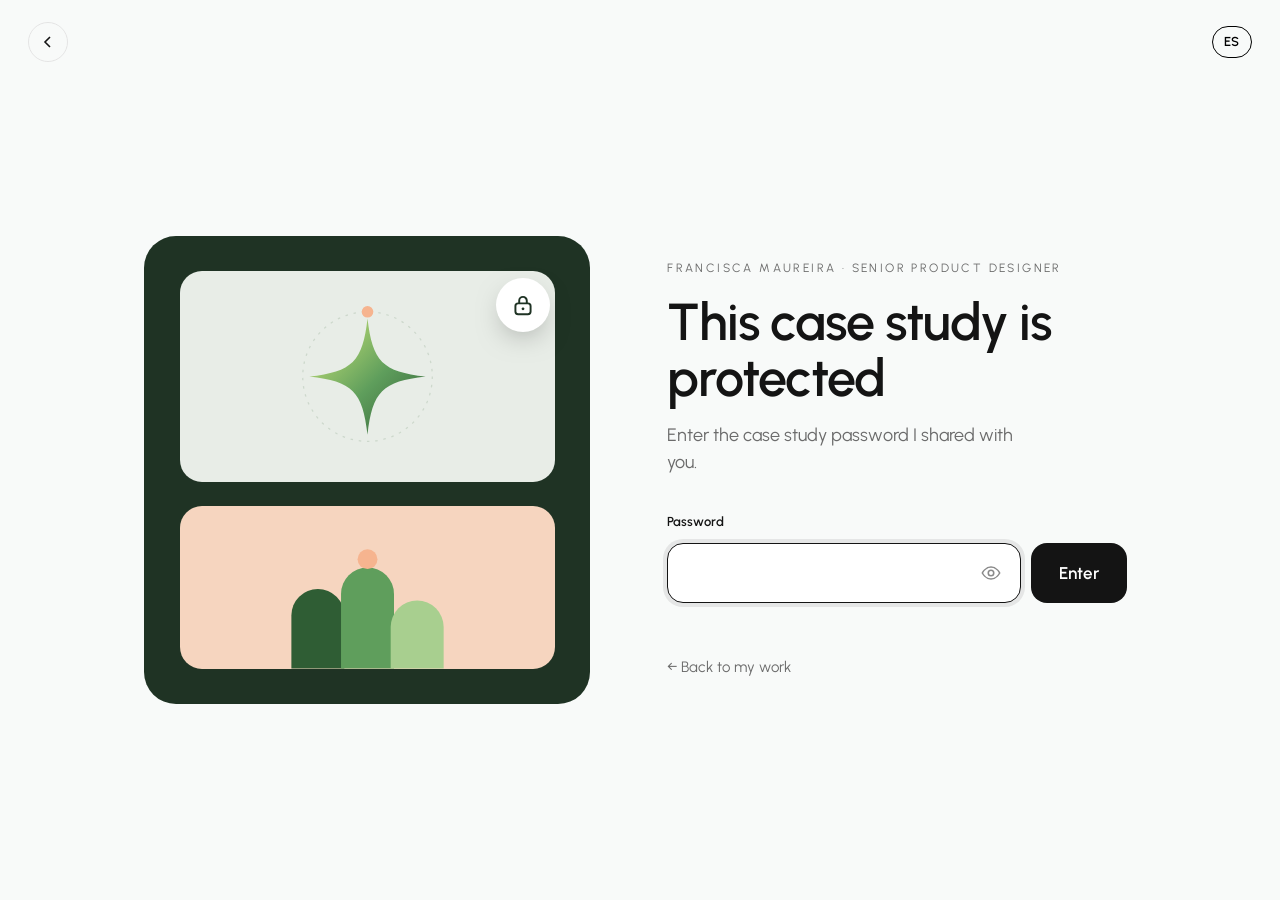
<file: case-1.html>
<!doctype html>
    <html lang="en">
    <head>
      <meta charset="utf-8">
      <meta name="viewport" content="width=device-width, initial-scale=1">
      <meta name="robots" content="noindex, nofollow">
      <title>Racional – Francisca Maureira</title>
      <link rel="preconnect" href="https://fonts.googleapis.com">
      <link rel="preconnect" href="https://fonts.gstatic.com" crossorigin>
      <link href="https://fonts.googleapis.com/css2?family=Urbanist:wght@400;500;600;700&display=swap" rel="stylesheet">
      <link rel="stylesheet" href="styles.css?v=48">
      <link rel="stylesheet" href="case.css?v=48">
    </head>
    <body class="cs-page">
<header class="header">
  <a class="back" href="index.html#work" aria-label="Back to work"><svg viewBox="0 0 14 14" fill="none" stroke="currentColor" stroke-width="1.6"><path d="M9 2 4 7l5 5"/></svg></a>
  <nav class="nav"><button class="lang-toggle" type="button" aria-label="Ver en español">ES</button></nav>
</header>
<main class="gate">
  <div class="gate-art" aria-hidden="true">
    <svg class="ga-star" viewBox="0 0 200 200">
      <defs><linearGradient id="gStar" x1="0" y1="0" x2="1" y2="1"><stop offset="0" stop-color="#d4ec7a"/><stop offset=".55" stop-color="#5f9e5c"/><stop offset="1" stop-color="#2f5d34"/></linearGradient></defs>
      <circle class="orbit-path" cx="100" cy="100" r="78"/>
      <g class="star-spin"><path d="M100 30C106 82 118 94 170 100 118 106 106 118 100 170 94 118 82 106 30 100 82 94 94 82 100 30Z" fill="url(#gStar)"/></g>
      <g class="orbit"><circle cx="100" cy="22" r="7" fill="#f6b48f"/></g>
    </svg>
    <svg class="ga-arches" viewBox="0 0 220 160" preserveAspectRatio="xMidYMax meet">
      <path class="arch a1" d="M18 160V96a32 32 0 0 1 64 0v64Z"/>
      <path class="arch a2" d="M78 160V70a32 32 0 0 1 64 0v90Z"/>
      <path class="arch a3" d="M138 160V110a32 32 0 0 1 64 0v50Z"/>
      <circle class="bounce" cx="110" cy="28" r="12"/>
    </svg>
    <span class="ga-lock"><svg viewBox="0 0 24 24" fill="none" stroke="currentColor" stroke-width="1.8"><rect x="5" y="10.5" width="14" height="10" rx="2.5"/><path d="M8.5 10.5V8a3.5 3.5 0 0 1 7 0v2.5"/><circle cx="12" cy="15.5" r="1.3" fill="currentColor" stroke="none"/></svg></span>
  </div>
  <div class="gate-box">
    <p class="cs-label">Francisca Maureira · <span data-es="Diseñadora de producto senior">Senior Product Designer</span></p>
    <h1 data-es="Este caso está protegido">This case study is protected</h1>
    <p class="gate-sub" data-es="Ingresa la contraseña de casos que te compartí.">Enter the case study password I shared with you.</p>
    <form id="gate">
      <label for="pw" data-es="Contraseña">Password</label>
      <div class="gate-row">
        <div class="gate-field">
          <input id="pw" type="password" autocomplete="current-password" autocapitalize="off" spellcheck="false" required>
          <button class="gate-eye" type="button" aria-label="Show password" data-es-aria="Mostrar contraseña"><svg viewBox="0 0 24 24" fill="none" stroke="currentColor" stroke-width="1.7"><path d="M2.5 12S6 5.5 12 5.5 21.5 12 21.5 12 18 18.5 12 18.5 2.5 12 2.5 12Z"/><circle cx="12" cy="12" r="3"/></svg></button>
        </div>
        <button class="gate-go" type="submit" data-es="Entrar">Enter</button>
      </div>
      <p class="gate-err" role="alert" aria-live="polite"></p>
    </form>
    <a class="gate-home" href="index.html#work" data-es="← Volver a los trabajos">← Back to my work</a>
  </div>
</main>
      <script>
        const P = { s: "yvyMidJEYyo8SKgB+1IVsg==", i: "Hispyyg7L0WoX36aUlOVfw==", n: 250000, m: "HLc6lWoEy2xQsQXN/EgJI4vlTFrYWwXBo+HEk9i4scA=", c: "DLsIEt2HzHJJF0mxRmLVyEFfv8PjSqohDwPaz4N6Gjx1Zqq964gzLDUE8BxyO5AnW3DvHX9qZ+B72GxeEqK9oU2xho8f4cxbpWtuDzNv9K4U5Ld/6qdjuaX/[base64]/VD9XK9aYLEQkk9lA4PsmYZJw4GX9EijBff963GvwFTA9a36RVcSVP2ChwY/OzlY72SrebvFMWLwwW2mQG+x7cztOeRyL/wm1W8Il/GdLfb5/+h2tvVC86mFBvJoiSD7SJnRDqoKWSF2AKl8+lbSC8ox3bUP1V0VwVZQkaBINeZWfU/qpY1mWS8jBW8KozJmcfHBpB+054RvSJ4NsZDmvM7CI0TO3xpD6YgzlapZCyCgelx0XKBc8HCRKhKSx4rTuh+ZZpCr0QK0r2uKrWae1a/fB3WB1in12EMzSni9abtbsAo2RCW+63DjAYibZ6OOnZRFLtRliceX7Vfb/A9FfUStkeMohBwBFXW+f/aqKPe8u97S+wsNpo43VS66FviVg+a0nEDPLxYKa180XtowbhgvdbwO1wx6Dxp+0pnbuYcr0jBJP3PYwn4fBIt45+X4PfqaKPHwC8bhrA+XFP4dZvs+F5cGVNYHt/PETBMwubPDGg6fWZWM1XApNb4FPFtXPJ1i7M83YoBcFV0DEabOJqjm0J830/JQUvbKVIDNTCHT+/RQLIdSSwT5ggk4UE46RqHwLtt4fEC9EW1KyBTVINQ9zthf03uRXxRIXuRkcdVbxOHxDK/BWX8mp3RZMUB5D3CXy/ydeB/p3IAeS5wsYOwVSMLhfmXB1eOemN27os98M6dnPwzObqigp3Rua7M53eT1+8nb4dXgcq4UV6LtJRA4Pl6qdHQujmuEq64Q7vrqlEIRWrvZ/2oUPSWnAwFXxs1/sIz2i3n3DtWNsdZI384LoN8//vTkfEqsfcgmwJCA/5pxEuL18MG0AJXh7BF5NRRP11ieUsmSzz7Dtod4DNicbpADS6dePvPef2ENpdyyOXwlIv72Tma4v8dPg5Vu1+tfXDXSWjPqoy9ACGcBrzJMuecryujZhXMRP0jzPeup7MbjBhFPuMzQ/Psp4WEXZHxsz+XnWxTTQdbn+Q8DwPhswJQAL2FWgtbExZ3jFZPXawTXuvLyfR699HHGfs3QVSM72EXTHyAqFJ5m1ewMrddLp+dwRg0XARhaFnxnBARTSHTKzT0LYnBFMHRDYBf2+1TvnqmqEbTG2/D0jS7VI4kjmzSjLqKIeqlUZ+f5kRk8WE8vnkGGnmgsnw4xQuY8UOFhpmgttI/Z+yiBW/K2jrSHgcJbSnXh0xRUzjnkcRtZNKYuFkQyCzo+D084PMnLE9aGJ5u6T7u0ZtIGG937wVyYEX6n4Vc9Jooxbik0jKM8sftKayuw/oSqNlaMAtkzc400kVDO2V7kDLIx7m7/mmF07FhBRWKgVtRggZNQ3XiuVPaN9fjVR68h8vF1fO01vOty4DbV7uX1gStzYQ4sx92j7HdRMbn7m7D12x4d3nHEqg5ut8rZAUvlIm7QBT+Sqbh33QSR8U0Q8/a4zD0kiqgwLxamNDBSO6gG06J1E8GsAHCeiOBwp5dPfEQPUy4TKT2f/brbshLumz6y0v+NWXRMcPvORNb8zT9+YyCqRf8vze+6I4MlgSGn+BlQLfTh8UvNotNsG6wnOqKqJErNTfG8T3uW+tBeZnFytRpCWXGoMSQSuOA+UJA2sfJ4GGZka/wCh3MDXIpNFQgjmF4iS02bAJwH5nXypudN/RV7gB107BUhdIXLsLzQo98FeabuVqp84ysXwc38khxMRipmuj7TPY3tf/fblH4la5mIzEPUHh+lJHUJVFhIvf/1zNi5cOzmrsI1f2/FZ4+xoI+SG7kQ0qC3g7d3zfNbszxqrrKJylIklGkOXLB0Ak7rkKIZKwdWEsKvKMvjs5D8KXEg1D9TIb9f7bIEZmk20puHdNTDtw/8OO1B5+DXtF1oq0JM7IhC9Jz6POLBGlrBdZP3kj7DFnorhkbS7POf4GWmPmu8H5eBTQ+/yOS1ZYaSeCr5KxXILZTECKI0LIJ7kA5pXNKIWvngGRIOaApldjAPkyWDwhmDtaaT2JuqqWWF25nY/jGFDXP6sHBhbmVbwVEmN1gCjHZ2Qd7h6HWNqIfprwti4mxjz6Ey9yxJ3inAz0FcfMRczYfqk9hJS3z2ynymLKD3D7J36nMSRJZzLYMoDWnlBQgFItpcTwrVRZPHG2zoUt4ZgiTB7U0UB9gLNzUuYt6RNGT5BdCTKNySY0KHeAFiqb0pLpuvYbj/8UJDzyhOfbn3KzEIDzFPjTJ1FHTun92/C85HchtqsRKM2yFxoitjr9Ls3No2YsRHjIWX18ZoPN3o8/+sS0srWscwbHTaiclaXjsMwXjBvuyZalCMBpxj46WCSMiRoLmnmorkWQxZmQBLgi5xDxja7XTi/gWJfRZ254IBG7cCQzLzTuc8HzSo14sKibZQK3djaYGYTGcCJWVIcv4edE2/fV6/[base64]/LbQrNkXlCyqIhKan2yl/8BMJK/9FR2/HDl6es5NzMndK7rc/gvTrUt3I/pLw8J4Fv6wQv/3CUh24pmt6apOExWsqkGgeGYdknxzQbg2p5jR3XSvg6GaRCD9UxDuPWummXibxd+yiuQysbiiEZZUOyEikXO5xhqz9L2/dBqs/AAhRxqzbZlL/ujzI1dfZHDRd5LKvUO8Kl3DqAImsLY1i7koh6911oFlcEXCs9fBmqxw+m3V+vMhth+ILXOQkbZHNa695geBCzqoAYLEl/riaEdbXqjSzTV7hrfVisFrW/ChAvj77l31/50pFc2Q1cWcaDKKWNmvf0t1YcK4CATiCkeF7GoyeOqlqd/v2jPzX4+BYWzz8orcW6HROqwQK5MlN59ar6TcXU9xFg3xt/XXURB1G4WPQ5h5SRfpyOhUwE61yLtry4VxUXWsvKGjmY0cgMR8jLykAo/2lX8XM46GgGSc/Ktf98T9JeudBJsKuCsDxpu2sLEmdgi5q6Mfit1zw8/N5sP+435nKyoyYHUBblxKiciCrS7/8dcAf5JEjH/lVnO28lzb4Mc0vmY1E5oUix/13LEnGTsZoOX/tvYv3LkkEFz8/ZqyGhbo8hqPxOgIdzwjNCX9MU/4Bpi+sDTGN0SNpH1h/Ttk3qpTd3UjTtCVVHMlZ7psIbZNi4QYfQvwKRI+vX5noBtmm/4WUEapHuigMLU2l//YrtbZBy8gxMuwkVearKbxSOeteIy9werPY6KT19hrb2knqC90s5fJsWa5k/V9MH3wYKw8711WQN/O2PT0LGQ/egDuKzd+vybKOdj0iV9bykxQzIstPt1LkrFMDkYhFf8nu66faQ6ReB+VAM5GJsrE/vKOj5IYv3jdMJQbFWR/CkfRyTnsFroGnB0ma1yeTYL/EEQ9LirwalK4bQQ0gBoG10HRq0E4qzvX5onTq1hZ/aoQ0GMxAVyc9DLchwqFQpL8RbUPmrfVSIEgFrvA/+Lr3QBEdetchAxi2+ElbKbtTuwpDrqQ2CZLsVYGr8D9iUeshIOH8UaxUanU5NMS7pnOdYtMrWe3t2TAvPS7QcVGc4YZaKvrA+VJWWqUnAEhKdjGS/wGUUQI2nJNy+sZzpZXja4HH9Xw/YOwhHAqHCbmOLCIyG+aP8aL4EiaVqkVr0vAJfRE8Xkg3rOoN9wxE+wORAUD7Qui7nCCCIsiVbXF93rPKxrmRH6xloDpI5ZpUoYLh5xmLqnMspoB7qDl3+PU1UEUUAhdUnB+WFpOC2iwRI48oKu626h/QKEAD/[base64]/Oow+DuLxgBoNadfKPOSPkKivs6gxMxJKkViCRMFnfi3dXc8wlEJeKZei7xlBNZqJ28vDHH65sgTKAE3iL/8GWEvaIF8F0S/mTAQ18W5OiIWoQMYtnyc+656GHaF+FmjwhI9UPgH4ZAAb50df8a6azq6rISoZemOlhoyu+Vb6cCg7nVTaYju94SDjcpwY0Nrl+XQ4ddB61GxlfSjMIGqXQpM3RykD9NpROYfIa2OIcBR2/dq97gG9g7rBd38eJf15CZjnaAJsRGL+gOdtaxSyfyLVKRRlp17OGk/UJuPYHnaWvC7VFaWI/bIbgqkVwNDJpo/S59kcdS7IroL75WlqJp6mJ7+iRbJMhFbeC3Z8o7gSKRGTh7AhQtp6093T8lxZR1Yzd6Pie2Lzd0xPwZzmQAS/MWe+iLjlIQbdon1CQKY8tv7yyth2PrNFnetzJL81qdFMH+ZV93f4haSWj/SNJWPnzmKvcoEVpI9cQzFPObGxfKIeXRY5bkzsckoXAz1SyHb4U5iMpPxxFzAx+UnwQBvWH6cYIidmYVU1B/b45lphwVyvttYILfFigH9GRCqFAOZ4h03BFJINsjzNoC72YB1HiAG1OHKno5JdVhCqTItwRffu2KZDUJUbIWmaAmORxQ6cQOWlqhErjJeLopObZi2ZJ8YHS9TISdxACy0f/+083sGv6p1aWFGa1GwH8vMkKsLsqvNJV8hke28zwZCr+OwAnn7t2tQ9LPPHCZuYzb3RzMHUQpKjUUqmTfwNY612G/pv7AeH95Lu8GAfVzOIPd5/5WWA9FhaiOlp6KGlrA4eA65dngm8LT/GwyLceUMyJMi9DCymR9UoqW58d8RcIOEzxgxwz7QqVmDpO44kQ7QuSHk5j1jIuXfRtCwst8h8XR9cCS/OWyu8S/F1lC0j9HOxSXxmnGqL5aTAOcG1QQG8i+nXvQnC2QFn9WHsj0R8yNMdyrxhNs4UR9SvpptyYJUTIlNIXNaQCE0CRiy1t+MdHMJym3Tdv/YTKpb8tO3KtUI5XrpyyBpxRm6tp5BIoT6bSh0GHPLRG4+lZK1+PzpBoNJw7xWs0b30vS62lpdcBHMPgmA64Mr3Glh3f1J5K0+fmTihQuYt0dY8LhQjBxCWtNe5Eyy5xZSRroATpmLjWUb05sgDkq/B65tp0/BC1M8tNpo8VP/PucUffxBv+wi3eDNeNTB5vtZd4PxeufkQSMyVpDo/c/eyZDE7WOqhxJbnnA/JdQ+rQ9E6IWz8XQz+sVMox1tqpFunleIliSZU77n/gsMEcMTBThLu87rjMsekseKe/gbc4ok3Ca02Oid4Zy9qITFMiuL6W4HEKH1kLnU/wcZnoJhIRKYCHJBVejkjrGNhCAZ8nFrO/yTTUPPqDvZTa8wJNG2omuSpmq7e83qaQeOohCdKWSv3vcl6c/OoFxIWi1k8D1s00My+W+8jdeGDl5aojuyL8EXUq7I5hcfxCrqw1/qLr4Ov9w46qnFV17W4zKyJ9rn2YDb4zPNFzM0Pa5myZDh08GN+MP6TAl6Kc33OX2MfKmWTvvmLSGElGv6Np/O3fN13+9x+ZXh4aw5uUbPKDADqkTJl4zg/gUIli0v2I7D0wir0HbcI0sR4mUjxZRgIJ/Pbp76XTCh2rcq4vSKDxgbvaOpb6d1/WQ/v2mnVxsqkfVgIcCijn+VEMwIGWi3jU/JgTOFgzGZXQ7yGtZOPHaURpEKYzxhCyo3f5LqGMFunSPpgryV3180kkcxXNKwCswuMQnQMZ1M0Rv4Ba1KK2xN8GPZ4rVYqjRtL5fDMvAzuNRuiYAQh2BH1QCDMbbQ2Zwx6mehY6TzTEYYtui1WWM9H/[base64]/wqN0LernnqIxespzUlZkGQqjzzNTmr6CDxH3pCgM4DM+nMDSWrhoOeFlTdswbK3BrGcgKDkQLu1Vpgr6tJRZJF8iJdQafhGX5wl4o/LA5VYwccOAWAt6Of93cTT7tWv8JAhNVCoQIVSKcCEwvbYAJif46y7nG04IqzrXGdL/NREx4DeG4x0AQ9nlyB5lpK0B1ScOonhNkwVplZY8eea26BwnfQaMcNopQk5O2hFYnUi0zxp/z4ZJDcoFfMJtceFmvdiTzSnizA1l48dHzJAajFB73bd7TsK0H+aKxoalKz4kQF3Z/G13vCahVMfa/K2Ub7avCnjoX1CkVG5vdJbxmwz/keclsa8YK84Otx62VCWxJQ5ehulSer8OwAGNEPKGgZRMr9/sJL3rAgkw3bOSkMxhReMLJRrm+j4gSCjdNAkY0jWdmckc9svHs0/UJK9kmNVelKBB/42uBgRm5tg+JKJvtvdImMtwj0zU6pRy8N8T24NZKGS8x9MLlkEsYuPpqVZf2wSW3eeC6cGCtGomdzbgF1+sUQ3OmCYgaiAQrDcqiL0Ik3YhfOzOjVMH0VWgPBGQzKj4X1lHOY/EkCC2ZWCAVAIhIt5fuONWM3sCWM/RGE4//yrwz6kJZ+dQ3baRiymzPT8YCj4SayLzq18u/QfXvlOY2RyuLcUeEAXwvblQe2u81CEaYE+qtjyzib/zrUw+OPPo2+eSRUNEZ6IESmErc2aKTbDl+lW4DeZeO3JP9PbrUaYHhg3zNldBi4D+IVUMxr22msW4OiiT0/cgmZR6zBaioqw0GPfNiviYc9K+/wfvUvcS+5f/CTSlk0fQZMpJe/ZsiMBjM6SVWTFyR7k4b9V9ziyG/fq9ShUISzWRB64a/KAH3uE9X/t/Z56fvoQqsiIYD44ojRoGFQtjPEVV1Yv9auoZKq/7rbH1eYOVcw+LQIDL9WIqw6XAoQcZE51vsz0FzxjBcqml55BcocHWLub/Tbk8A4eNXj3Jp2H9+zheXa0Tipe6+/5UTsHGh4TS5Ap9iWguvRpbbe1ZbD/frrJZ+hmIUS5EghKiM0cXmQjh276nvqsp/boOaO1DQed6cI8Tokgmk4MAyPu3X3jnoy0hhpOpPX0UcUsSNsfqLb8qgpARKBXDhBkd4Sh5FZdrELJOD6vlGYUbD+m2VlfLBC1UKQ4wEbqjwy+HpMSF8YLaOseHz816AiwTrqQfZXJpF5jaABeamYm/V58oqEduJzocg+jg+qCGW8vZT0/Cd4FAmDXH2ai+82TbhIRFPwvdbFgnfNbQ/2BHJkjUxOJQc1ubGgXI64e3ORW7bpLY75TjEzjMft7VKU51kPPfZlMMNqUz1zzibiVSugowO6t2/wfC/f8QCswP4z6716ZCA+YfACF7pJnI9qYwZHECmTaRMWqZDNwyPDHh+S4veEYRfGtZ+f8brYHMyOXzd9ebSdrhMzQMEBPNJBIi1F+YtCWIMSZhbUvFaX28dVq+X37AITEvoB0+DbqQzqBg1fqgCLVwqpbHq7ZzO96RTN4fZ9np3H7L8mMMzhZBBYaLIMhD1H1Aw/9+QDzoxioGCKuLLgl2DUQBdeqxg3XzcuaxnyeXM2FSf/F88zCS3FbPw5kBbWlcWRNWPC4ePyUby7+LWMJBTo28w4QJFeJ4EOC69Ojjv5wmSDeup/KzrlmgXqxHm4vz9zuwOTamDuaAysk6VeGxvAevFd8lQgWZDu5I0bxpZ8V8duhCuwzoFgQ+4d31GGg01Cs8jZ4OeIlMjjIyIlxzu3S13GrYoHkhP/zuuMhWyu16BoHMmTiRCHgetzDiNv5prZXtx9amUQH359sPbIBA3fvarkra6tdGl3PlrxHEyCJAANtLniaVcB3GikZeJqwM4kH5cEXI361cvZjHZpQfgVjV/bLIITtM9uDRPsNnRnM2VHd9YmSuymrEeaKEr55MdjecMBNs9SsoT2bkh/iUBMpD37q9BwhLiIAVpttI7x7O8RLy7rFbxYponZXGLFDOY5epHc2sT95hAX9XQ6VbwbvQh0mx7RsSKFuuoBcEMK+Xdfoxel1JtVZ+sRblbvmTeEzzLJ/vyjtaxqwQdS0awBMiGZQV/16gbVXvmx7/v1NcGk0/PnOadVGqCanJY6HlO1iv6NypWNK5KcBOJyWPf9hxdZUlzFpKq+GL7X/OM+iLJWzxAdaQERBTdb7tPbpWa5udDageR6+wWpFNlSb+w67Fecmq6kTGin8DfLwqGoRIi3zcEvF/aRIEoJcQyDit+sEascQ8RMrulmx63s71cV8vPXP9gWMHNrmszwRzbAyyM1JpfrL7rahVBdAMyGpSN/bvyVL87up31WCHR4cZlRFIjFna+Ot0OT83RO3r5Tfh/smC1spMbhsGTYBU3wlWmoL8qeyCUcj+ROvmdsk+Y+ccDIbg/GEqo5Kql/1Y9QYp+/OxorD1txUbvvNH/F3VgNNGXOw70gslpizVpNCL2zkKfiWwl1+stQrCO+Jk0Gd3LS7xB66f0sQyPV2dOXHEbQ1BxVZGHraE07gty68tGXRctqoBRkVQiWF4jeJQK/XcBQiOqguiPTi0UaD8k/rJm3SWT4YCuTa8sArVjcAWh0MC0ISSri6gK/vCfaBp+06UvvQaWyiaBVUp1FFGSDFYJxlbGC5FsjBsH9Nm/NP6AIUloucVXVZfyXRTD6F9GkS2EIs+rFGVKBAu62mmlD/RxygLNmE2H7Hm/mprh69f5tV/KGVmLPrQa7H7pwltRvp4LRuvCt4ZX+EO5j+r65NXhxdEuCx77W09HM+6rB65UiegiDgE/ZQpo9aK6yl5TratCSfLCO1HWUVSaAcwMt0eyaWfCUB46fBcCc7N5ghMiqR3xHh4iYhgSv1cNTaieNs7D2wZVKismJ438hxj91hlyMWM2pNhF0hAmHcrZuM+HkX4eaFkqVI8ZI85k+E4VLVLsOOLrIK3eMdolxOoNID0Mi0cQoIF/GTaoV0YHdqc35DfFlVVWYUS2ZiGYosUVG2kKba1vx8h1JOw8Q5VEDIOpxM4O4KZjNqLZZt+vLD/P2ScQXmy98tRQT0YmOrWyp/1HQfEzc4jnhcm3Ld7xp3hkQpKE1x7xPz1D2O6Fm6gt5xi64F9e5fmFFONpbJ5V2mjeEHFbgpclyonMQfVU+yFBmdTRki+kYlGAxRuc7Bt6YiEdJG0UzJLQz0M/myEWRGw37OU3Kjo/CdH+se9pcN1tgVx0dQVgMnWftigWs1sZv1TrwIUkO0/K2dlTp/lctdbsk1GC4BOhGTq1aei0hfpQm6qsCuKGOmsfGLx+yAzXYiuxbbEVkek2Ye8V4B7kHA2f+k9ACBiTwLCqPS009zVDm4ztLt++JOkanvPtrWpNx10YNKRcvk4Iu0s945RTXaGe6H4dM7DHNMwGEF2zlho/wU3lySAZPbwZfcp9Mt6RyaksdbwleyWyLxRm66M3RbKfLQ3kdn/3OF1/qdzpnJYxBdFD/o25z6nBY2DgGDuerwtY6jSdvRXIH1AdIYobn7zy7U1c3az0SVPYFsUsmwBYy4U3S8LeEI6RuDT0dXGo5C6l5v0Zxq6d1ogxAtxDGTixnbEXkgwhwiQUoVvYLRCpTO3aYf9TQhT0ZBXz7j1/2oSXtajuoy96YNKvryDt8YqCZhYZpuYslfakgocqEVHGUQA+FNgXL8exGj/GSAKBZ8DW5EvfbVnMQITljdCpJwJwI4r1uhw1Wi3eMc2xPB7gpaOdwiQhIVf6i48st3iWBa9TLvuAeQbydkkSXR6WHh3T4lKrFJYhwt3bAbvhLhvhgEcxpl90cpm28clXbsYl2r1t5Lt7JDhm0lAtl9tF4Lqs9/y3zqpn/zh/+cQ1HnoTThHTClYq6ENEnOrdVPJx9BcLgh1+OjEpr3HRsxACrNui8kBCl//AMMWQSgv2g3i5HAYB6DZgjBy/Aw0jxwXtTA6QQbLYBRf2p1kVJXpDfVaiC7qV196ON0ieXTTt6DdnLDiVDTwdDdWx8Z/6brZJuU6XUW/T9I29EbDZsxy9hats2SFp5AdTWkuaWkPmw+aaZClbx2JSJFSUJ9+CzCYBhMdmVZUKpX0fU0ZHudatKXyash0JcZQjAdVJF9gIDnc3iLmEaSYGOeRFR1qw3u2vi/FFS8rJ+FSfy9Xs/pc2AsBVpMT+RCcJIBuDAKMQ3Dougl154lSijg96AryFElPVhWkw2GsF0P5038so2WPQwIQgUiulGtd66B4QPa1oSGENPAFjzP2Y8YzWi9yWQePi1DC/SfgQKw2E1R5i1oz7VHo/idL/y5SlPCytw6/0BbEIukLrk4+hmf5VkvpL3zk3KoP0matJS+dQRUj7PCvenKQHT7oMN/hr3eaTtWOFsdk0R5M31ZJWg2QttPcdNloxp3WtG9zbZTQIsq6rL31BHMxeITR4Eh6pman+4Uq72smMSeCliQrzJGAxztFwBtqaOg14NP5/zgTrjFdUanuRVqRHoi2ckccaoRfYLapEWT8USYFaFvACUQ/VuTyELwQsF3MVOIjLYyG2YtKJzU+vPzL71kUtVNVJ6X4B5KSzqUvZYcioFTU/t8ZIzyZq9a9K0lvtBNV8EGwXkiBhAFqc0I2sLNZ8s4AfTGTVEzOysvfEstU2r3Lxy+esbMpFEDod2Uuve1Wum6PquhQqJ6vzM4QDsJakX34pxaacHhrXCE2A1p7LLfHzHFbz7hCgcAvLt6P+BuH/HWG2sgCEgKCzqlO11WYjNy1FCtg1L5UUxGecxIQZi1+PX+qjoIcPM6jW3RRaNprx/P0iHc8xqPQ0QbBf/9umYwiLzNdLCy4fHo6XQXTse2U2JqBRhemwFr6NCU8Eg2lUAsoE10g+3MlkCCX5t8fgxj+ys+8bwfLcphgmxwUb8+05TTRdqXezQ2v5MmRq3fkM42xNSJABlHdBnc8zHZGsBQmZ6Rjc2YM/f52Wm5Trz4CwacsKqN/Ce5tIRXrk032fE3TP/2bcGiRHDsiYhzXTsQukyHrL9gFjH9ZVxzbGYl+AcQWZcn9loIArGIV0x68G0Zu2uiBV2LJouS/81Do19gv4tql+cpCagGYyrnOW9Hh7sKX/UnPzOtUGAt6ynXaWT1mHDSuQu1veSNTYDt29zzQsib3W7xk9s055NW1DAGco7qpFASKbkt38oCLy8bdE47NYo+AlT6sQx5Kr3qqrZdZxX6Xz8Iejy1Vk3btviCrhrwy4K8bfK2cJmTuURZmg88G2uPG4HnsfDpIRLOYzhGWMYSASNHMy9YvQSLGfjXq/+ZEil47EZg8oHqQyohH7208P5jdJJlI3gJt0enx42MLXIk1EL9H7AxkYLKCRtEPY+gki6pZn6oOHffQ8qrp6rYwoSXeq5D88q76kH5ybslEdUJb8IL8Q24zWpD2tjB0He3yB6Ss+ZXpGIMkZXKV2a4Npfn4/fmFW+4plo6XgTKjn7zcQ1tgst/sACD8eFHp3z3PwlusDiFQ0q1o3ZZ0GkC3n2U7q1GibtZ7/usLtCzDMh3/DNDHyQ1d5z8LLD+iGnUMesUiCkrINQAjJmVph15BIedL+usE6cENqWX0Wuw5Mg51P3jVSKlBe305ld/ZrzSHUpzY8IBU5FOnExHi9uiroGL6Lqy0EUPLGsBL2O0U7RrO5CLjkFtJTvhA0bkM9t5iJYFhlp3PS+eFXGmExzvVE7PZOKRTm8Li3D3HC+Ag4aIK+e89MxGQPxLpu36Y+PauN+ZDHaXParWfWZoWyf4Efa9EPOK8aMcZwTPcsl+52/hAnzI77StWSD8gYNvnlPH7bAePJ/fxksmudm8+DVWsIJdwLzMGhDCaHaJpJOhRjvAPF3VtzXSaExkVq3c5S5Ng1moVXAoh3XllptPGbx1e7gDyn/zLvAuWf1NS1EN1LGx68aQ6MhM7iLkkH+vDDIhvR8AQp7Gs0b7neX+B+MDo0Z8dF4MjhsVVwMmJAaqAi/KAJEf/pGEbDxYxeXBX/uI+/hE7Hod3F7pKs2kFQgF+Q/esuun8agnvmsvTrzFlyOGzSvBNG2wdQMk29DSv/bWMzdeXqdeYgXaKWdWZKHqqky87LMYXlOObl4TiHord+bGqJ3yYMogQ57pYFeZR/dF3doFQtyXyaOSPv9MoIVgRnlVei9/XuMWlSjuMT7YvfImPl+LW4EZBsf37c8q5S/JJ2DQEV16jggvrxrDonobBRDI9odUYbNpN1vA1fvnx/cLNpdfBiAswjrO79TDy45jBL0Lgn3Q8QowWXkzMC9fhjbH/2voWtb7nLpGRDaQdmHmm8xdTuJe1TwEMDklGKR3FOgey0xQhVosmd4a31mMlcwtQKm1yQ3cKZ24zDTqIyBoJvePlTTPCE+YUHt9sLaBK36YMbUUMGWto75isStocTVtz7mqP8qFR1sE/vt9ihV86RZ89NsSK1vuwHuY/BW3q0pVpGPGPrN/KQ8bgXc0S+RpYmMr9jMae3QoUbmQwK1ceNHrlHm5a2BVy1p9VH0Vu/[base64]/I0N4Ze0asnzkXW5BVkL7U0PJP9P/yaH1QQ7Uw+vOxzZ4kYq8c8xEMUBl4JlHhZIdZKiY3OYPy4m+cRg0PPcBlFbJftLVUiGnYbBJk/l0Dxjr5VQTcK4my6r4L5YbLmZd6fJ4arUjeZVt797jjbusOrKf1qZCPLnHWQmnauQbD0pzVTx1bgnq5kMgjcLEfIyz/dsVtXUCV0Gp2HaYaRCBw1u1mWsucnr9gFCfW1uUoHfsFe/cA3RMzl7T2LqyfVaQJdwBHnHYgXpfT3s0l623MHMURgJ/8eT8KSnc3FK/uolGRlc3MoydXYE2dfpKmoCbf/IF5dmfW/+xbblzItHcNjZ6/VxuRmOrENjNxj6qRU2Y0/X3n87V14kwxJD1Aa9FLfxlfIWtZNkXKWj3UTVQi4GOJNFcDFRd6oks1xIpCqr8Jm1rVhnzI/hkMMomOuzbotTBoz6Vs+hVTnaUqV/BTZqVNUit7AKowk/auUfwfcnlGGa75GibNz/FJ0Iiozdh21fXtx4x2N42W+Tp2/[base64]/sodw3Tc+7zHtb0QAZndKdlAWLiB83DObkrA9t4XDQn+jbUlGVxswxbHsNJrTahykHXX/qT7nVVdi+IXsEu19eMYzUAjhKcS8pXQId7lULyHIbD3M7aZzC9AiWuFtaKH0i0/wYG0yteeCQLiNyuabZzArX9l3JFel97M8t2bQX9yxgxjq0qoEbOrO2g+1iwRfUoVx0bpCvJK4/to4Di0z093AQEb+z3KuGv7dJKr9wtitfUSyi5QG2qhkGN+Bv4kq7yWmyLt2Vm7FD1A1WAxB/uTo3bqW/fQ0lVtHaZG1dpaZFTaWeBtga+JYp89NUjp8rHYj84qgm9LoJyW7RvTGajhSBKuGftYcSZfgH3Dqu8P7zXv64MKSdWRtkFxobVGMxM5wvxJRxYqOWykti/3HlWbMxQsRCIEchbBx+SWrKYaxidOIetqanQfS5zQLOcUsnkB5fBMc5gxCflHGYRx78fPZoXNc3m8dmz8QIjEKN63sE+x3Ktl352Id7JDADPS/WWyeZkpgPgg+/HMN6h7TOhKRz5bA0bKwQCico+qZhMEElaFjGMGsgovG4wBbeci+OikeQUBXHv0eSCSbBra2PG3jncoPLBr7+sLjsX8PTIyP5+DadsZ8qKPBwo8SIzPPi0omj/DVLhoa1R/SlO1AJoM4dX+BM9Wfaigl2McuzjLD0yVsjXkjLXJ1WxNML9nHYpXnTRtvyhve5nzJ2YymfdQhdhAtCVMFS51e3+u03WsyYgL+P3ijQUoed/U5u5vrMBrDU+DXGANeBkKk8yq9EDxldjzOujkPqkdaRxVifHR3tSI5X+z/x7zQhz78jVscxPlBsdF4lfKE1vnJ3yUtOnv7fOwOcpOjRGlmAHXWnQ2+Col8V10tMGd36vQ7FfKbbeQh7RFT+CCIXCN4uatabdaXryC+YdVrCDaR6oTZp4V/ttIRhP1WJs1zBlRvUjUbfyzzZAQ7ZNUcmycMb3/Jz6/ogz683xwowS7zR9duCPbOG8sa4v5hLa69KW2L+Nped9f8AKY6MwrUfB+zAqSnbKI53QuSttVoU3Zg+6a+PH/tfsMTc17vkDdH8+2eUM5Jh11Z30D8q8sKrYYrjvupkOial9ilqxMh29KjDT8j/ZLCH8xa9r9BFuYMpb08RJptuZ87hVwfaXpPvuPPFFlM4a3kqwYvOWkm5+OiPQrRsiHyTqYbR2LaLBOdzrnUEjmeLtbKO+gr2mop/KNrybxJAe7+8IV19ashW3eTUatRQMB/38jiBpNdDw7kV0gvhnEaV+VSWU3csJ5jsr+UjFZj6ZuOuHjwNhilxLxK6pU+Pbo/Pb8Ot3nWHnVloZndHG9m61ninRd55Y6PuU9g3zPdK8/L9ZB7NlG+JVDt026YTtpe+zwuhN/[base64]/[base64]/G6QuElM9BFRBo3K3FWx5tC/SjSqW8cFUtgcD/0GkbWpSe94hXAHv3LnFkDWDkiOTOuyrJt82QvwElti3SOF1DApyCOGDvKGH0zDr/uaKJshMynUiH+d/n8fvkhmz272/q78YAlREX3+OLIxLSxWx9UY3vMnFszVM9Robh+MMrwVQkZOIhJSMW3hYv600GSrkvTzC/ZybsMnHT3KCXuME2KkoeJ/ailNqAndpsgr2vXAsfSOZyx3955+YoknVkMTxY309LXvBHHNh7DsmuT2sddIy0sr3V3aUGZJqxRkM7QaGKRXRQLockeDOrKl4acFmru3Ob+px6HSaDd3qNO1hYlZURmgt1QRs4PnWbd29aKB7TeZC/+VedVRYJ9AEByFLhvXfl1w6tgdGt/jrAc+VqclwDQPfec+miDigVOZBtvsxxWLBvBsrrgQzNXR16wExGioaEpaYU4jVTA84/o+jYb57cUl/xvFjZp5vQwDCvXyw4qA7+XfMF2lfAevrFNAYgNJpjQ7ZEvYy4CesYwkcX9g2mjTqoQ+fbtwtN1b5nyk7JWFREHoXEfOnXqFhwQrdYjj+FmTGlC5TZWV8lNW3fpGlyl5isgSBsJPsD2dlM96kadIhYFljM1er63tV/a9Byv7ln/1lZ7UJbJ3pkNdlD5erHzY2NPdHEaEoNI96xcvMoxaNIb5d9zc2HgXz7Ud+u5wmBh4s87tygHdvYQbNDuWDGD/tnfL6I19QfYFIkyLm8qUQRCEW9fAhJpC3ttTXaRnQOofZWmCZShVSFRPppp6Wf5jpaiM2OuHUnSbt2z6f6it4ld512zUDkSa0SNYrj169yS9l/zljjnW9IZ7g3dB8W5jqcU38UbsssSjdcnJjFcb6CnRR1wF1KgSEoU58Tkk88C67WDljK7t+rUPCCa4wuuH0If6kDWoJm0dZILRoLpDzdQYgKWKKUrAKj/oltBxuoShDz2e6ERFgbX2Rq9JfqPLbhDTy0ylugoupcT23R4cKBZrqdPWSsVZdyUSTLj4E/ZpXEyr8rKd9wRvu2x3TLk9v3YHpQCOpQr0solJcqCFK0kTu9hBLHTzHdA6UgAnxdqfn4xk5q9A4bl2027gEcHLeHdm/puNFjhwGwe2tcDsatmLpQe9KZdKZNJ3SOuig3MQZautXzgAKziXDVA60rPY+8Vo+O61mG8/A1wv+GWm4F5kPkZ85ksSffx8QjaSin18o25SMMtqUV2uF3BofVz9iVCKL2CE9vhVdbRN6ggN396QUXQi2Uh78nlKslapejUDpaOQ0vZ2CH2Scoue4s7kNazAHJMIWsXdoB9quW5/SjCUp6goWYeNBu3j3AZo7sQfKnTcLuL+4f793IdlsJ3AJMDF9x0UZVYx0ostlrsloeI1BJsrYgN477whhfdCOxmt+3b5TeJ08e3fcWwyJiueCfNDdaDzBU8lDGbOIi8xubngvZFVv3Lb3JXwOzLy2fjHWYcphVzn+KGBEQ50JAzIlX+UoTWV1/uIejdPeEOyv7UsU7KAsNpS7M/Hfd3ma2/tYZT4j9cVbPbw7I1DHF9iAUKv2hGgtUewSYH3RgMwvm65IFY7FnTIfAyTSIohQbiJvF6HyeiEoob70CQL1dGw+uH/860f8Nvf8VPL7xWLt7J9XvNW/zuK4HGk0DqnipdVucfP3XwYGLHnyCzfBb1zAsLmOZcyJVpq3VYc59yiDe6mp/tkUJzAyU6lC24RrKf2lE9dBerqWqlMujdLmfLo1z6vjk6e3Dau3ujOFE/pVAUzr6SfPdx0PNx3fNGPAWDE2oVrAfT8/gMmJro2uGOZFzKSU/ImGAjJKsA3prxmZrkvb0GtRadL1Ee7NDfj2KB0Ky4u0URMNXQoKYoRgF72xyjnSVzNr2Jva1UAA9uIJJhGVK5OlUB8B6VACE8RSnthLdL26S28lFw3cIlodKzlvs/2RUlJyeFCCXxYPG1SQbuKcJKgnaRBKM+2KUqt4c3wooTMV3s+WGk+tYbZRPlKVUjktAw1j/TGV4wyx+6PoKH0O9N+/DlXq+HiXHuvqw99eRyXkO6BVfrTWyBlA+3/EjW9zjEM8I/+TUXqfFIEMQ5Hm2m+U0ptfP+z66fRvwVMqFV940BXMpTtFnf5H7vn2gTyKyv2QkgroHCWusxTgykUb8KjmbpjHBsYSx5fxqwqUBXHymV3NBqbjvcVFLMf7IqDKZQ2d0s+tU/UZ0DZq0Z7qXy8KOB6TsCUEtcMttHBWKFDEHZgfTchDKmbe4ELnyJBcgf3wEdQI8vMz9dPK0XgVC6gNRc2rsfquiBMdD0hRrMkAqhcqERAskbbrc0eidL876EetvUvUGk8nDnxjkfpD8yr1CnsimcngG/2ZBoN/cB1g5QJtm0KFV04z8KyKFW71jnomCBRnJ+cF+VsA4gGAciMDKG+THb17FnqGD2Ll3bss+51v/UBiKNMBSQOEjWhAwnGm/s5o/LPkOVvfrjqjoKMiaAARODoeyHGkHQBF/Q7ou56O4nW51R14C5WV0qYP9DdSwDVZOZh3u5xd8EQbwojt8srfQ+rDVtbyNgEiRKBVQQg45K/S2cK4IWOBPTPY54kjoijccXesaub/qra4GhkcSLvxgv54zCWHejthMRnpvLXUW+4Tk3dsppz6ZeA9oRFHFjnBJxdYbvznJQLmO1U89XENfHbkGM1Si2DeduQBsO56S1GK9981JhHzS+3gxSFLHd0HMstD1/92o0SKbnTSej5tXJ4oR9U8LttQ6C+p+aOaAZKz/[base64]/gaRGjLtrJfflubBB+oyz6Am4yShyz80eZLXnuaSww0c/2dK2BreCHd/+5bFfr1OiONO2vSVrpGBZ1mYiAXxwmWvHPizijhjdkGL7VfDPnCMPQ/qD/W8FML6wzYXwP9nBZdwpOBZrbbQ56vnxwUd01EOLO26M74ENzX35vThN9DaQMnm3Vq9SscsrMLi/F1FdM2DvIIbcq2tcsyOvUvTvsnl8ymcxzWvktSq32tpQwaGhiUw50pBSxdi4/c+HwHKdghK6QEgyJdFeKoS6D/NzsRt0bhiMHs1fSxElsm1Lgn94ZqtSEyIVObAIo5fOn4JLT2GL+I1z//BPOTv6xYBHmkGLkOMKaFGQf8M0TnyBOzc2cIZNmZTFvB5IVZbOqziPCCaJo9qD7xMEQnhMeoZv6pj4qkqYcBt0hobwrmHhL1hkVbStH89O/anvbuCQho9ted+MAK7WMkaMTqCppVHyEMbriIHDQm28eDwNMhbZ3BAh1A0h3FEE5MiQwKkqfzbfGnim1YRPvXKi0BC8nZmmZznmOhX/cMhXar/gXIySTRROh6UBPPdxFJsDrouTcMWw5w0DHwVOfYEJfYTRBd2fz3QqF3N79VLTD3Lvxj9MT1S9+sfcF1rlQ/zkUEnjrM4GJWYrEpB7Ve5y6ua1Nv3vRc0DIi16GiiigMEiDLeA3cMt2cgH6ZNo/RYHkpt1BZ7BS/8x8Qv0zFh7IRksmDnFRf469OIrEVwX+QTAU3yRFyeRzHQYa1WFQAI+fMtzSOTZ8cL1SVUcANZE4xBEUJUACqCngH58c14t77WKd8yfDVqJW3ZterRvO8d2+zRZb/CIyj+8dFUj9Sj+QASiBg6bcrYZFv1HaLWf0YSetrCNsoXwR79hyz1ZbRs5N5mo/a/y1CZFL8ppWXcDwJwZB6j1mfb5bZHbZbPclcpzLuHICSKXq+hRJhDKAz3mxUwQ2q1dTDNIOzeiK0ff/4A0r9wRxhhSYyEZqJfDMe3XfFr2cPV8IzD/V+d5E9S9ku02K5TNw0YLNOXaB1rw57W4IckzUuzDWcljkCXZCKmvUJ5cw7N2d+y8SSHk4cQl0xYFTEwcGUC0KYpwYPNVQoseP1byVnlIyR9a2VlyG997BnZMeBYz1PJv/KcFJw82BMsl003o1trr83amPVK+PkMGubjYmeGuFwXBgap1zFXxILR7WRwpXcSk1n3ty5FeQeSyuYIcBNQVgWU++UX5o2gf0PEIiaC+CroXiCr6TLAQTaqqwjpleRro4k65p8FGluenAQCxhaeiuCEcKIUfnRFjcgZ8SyUAZB/Eoj8cil7+eX0azV0wtLJYwViqc7b2sek+/QEyY17uQBIUhVA/8WVh0UTHrXshXBCxsfwXdz1iignmHuazFbP/nwcPKrmC1iRAtGHent9ah9kQi4E0W8kn8kTNfgw0eNQ+IwJdoy/Mmy029IJ0d4IB2M8pbTbJIOFSZmVoPkUqwc3zuVHLjCXCicn8GFmMs5Bp9/0Ku3MzNHyR3VSTrTkmX67T8cPUAWfDrEUEMNsKErEK1p+CtwE7OJIqEnLZ3OlVSzPZy+o9E05HRxAx58scrs0a5gs6Uw6dsuz9VElt1N6umE7Ge78/T2eX03Z06DMALt9WMh+PnwnES53Ye28BUaliUxqkKKnKWjA7JP3j9GdChtjWBu+5oa5Aw5En2nzUAu6I1gf21g0lvjwcIxXatZAGd8444BxPj/de03CNwUKYeMi3RR8rG1TcoEp1YG98QAzJIN2ggHbSJ4/2ph6RFzOMX+bzjhdxnq5gBX1uLWPrl9qfrpiZQvOwuoh9/giPn2R96o72D8Z95BLc59+Mkq9m+j71mVf0GcCTDZJjLp0mrnRF18QUDR1h0fDPy1X0bmM1P3sw1qJwEujrAvhZliH385gezLBpJx9UZ6fJ94MDRbLzHdqwLZlahHg3w6jlXD6GHHtthIYQWKJ4GZGWoN4LHyrbpcGI2WwM9ntPVRU/Y9NZHjFJSZI+b/CBnsoFUAkHwL5ujoC+BPsTyJSRMq28wcgkl9a0XXOQo1CldeG1yTXuHJ1+c5P0DH3jVH0DVxRuRUQJ5e+DG/LQl6kD8iDQoQGPYT1EY5E94jOG7D4sa0QK2S4E2t4WnWVCs4vvMVD1vJR9JFRM5rCDAaucknEW+suhmhPSFahRkjKyvBzN2zhz0Xj6luyK5/l4vdVQM/lvUOM/Px7dWrCQDkAUerMAp1BSEWsipI3+lgwbQqOpoZwxbFMBFi5rRBYbJokYgkwGA1UjbmYWRXKZLJNxkaOL+YSgba2JklySXb+r4BKTqtYDbPdoAcp+zX4tYFK9IR12BxXcZV7edDeDMCVwlZYaD/3Bz52KyGPJ39kqBjNTv61INbhyr1iPMFY2s7A+naX4Wen1Wu0v1jz5TgJ5Zu4+hYuYd1j4RV6UfOaiuwb8QiUgQ6EZQaIZWXm3jMzUHhGSy6zW1hWYQIa9DC8dEz7XLXovKrBShbpfBFbPZSHSUMDm+f6mH1knBF/d08MdtiADUdU7v0fCOHJ8e3Gc9+1nimUJrV/dASpFL0bWPT2ZtVv2gynLnbj+3QfwV/8AEyGV8Ac6AdzXZWoNVtYryfaHv+wo1heDjV+r3NzpNzVBP9gQ0BtKFzOYIv7ySFyY5jLsWzDeKLInwaL0vAnZoERt3IJ6eBzNBDawpRlBfN7ajeyPnjD6RYI/lcry/[base64]/P39p9CSiWbjb9rOI0OYGj44gMNKYPaTwPnDX7cva6gx+H+W4EZ7+7v4FZFb+TA2R6APpFRumyJRo+NlUDY6JqJGdZKwZFmhEg8F53YrwukDgxlQ8fUyyFBWU7LFyrxLPgvC00K05irMr7sly5G8hSlNjLQ4IMgrEbdnm7Kpt/ptXkmNGKlvbi4KAyAREiTy8ROWlIL4V6zRYjhIMiiI6W4yTG7Y5TjwU7SS4TdbVqFe5D/hZpxarAqY2uov4c+lEIxy7dOi2X0asuMb4O1mf6A2ZNveXHAkHljdKmzkPdA1QtJ6vD+AMTmmeeeryvXGZZUaEI50bIsHtjwQZIvnAzGqNIg0sHbUDnJs48+PpTi2BlR9H65mNgP5y8M/E1v1zlUMHO6XLhcGyKL+XVz0DKLHqWN3bZCjVwn+YTJBic4VBHkpPPesXGbaS1h78CEay0/25OnBmQdT2MS/3mmwlzuyH4vrF1eQgxbb/w37OPFX5wVanzZ2fm221QKqJY8DAQP2IYhrCEWGBroorBL/E+56C55DsO8CBak/3bTMBntCecCPyLHD5qJ8jlIjuvg96TWoNCywRgym8ZPSv/WVGNa8+8ZURnQsm7zUg6OifD3HgJDncdettk3NT4+UI6MljvWH4CjK4y/Zp7J5dV1lH76jvxoO42i+LVuNn+eBpvYE4gL89qKXIaoztFRKY/nyxFJ/rxSoOG6iloDGW5ZXh2dEB/S3FJ4U0p2+7sD5x3Ta20nQJnO6HHjX7q1W5pwjPblRVoircbUadQ5ZFM4X/Bhe4A7qz+RY3Z8m+6v38J5oeoFXlARXhYo5jvx1Hm9D7ilaznvr0l1vR6oJtFI7N25fXvKwCyW7Y8ULorvgadLXJAD2ZaVKYi0Adtalx66tJBcE1t8t8B3QgLCkF3dZ76oxzD565nD+k1k4cHxFpVVFlPXl7QLqVdavSnmdAAndY42gQD8U8A6jN273xN+2Jt/e/FlIKKfziPm0izRr4veSBzAeM52NWBpXRgYsYT5TyiGzlX5Bhlhwb9i3zkBKw0YTPV/IBP9zRLam2AO/+23jZpPfGpdHWw6lR0VufZgb2vtoXwlZrHNr28Etmm0/tNflVd+vgJ7YVnFyq22/UdPp1s9lgWfFJbGiDqvSuX8z/hvoF4uL3C3K3EraHdsXqCYz5tid7F/3XGEEfWKErFZMBZptp60DQgCKAGuATCc60RDHYxdhXzl9zpfeCJiUOzGRArtWDVEIIvolOGr9T/Uua7kJlVUPYXF8dn4DxV4j+NU1CB/63gIqpASUNPjjsC/tRi1wN1ilnHWW6VL7pWqkqdHUDQEpW25gk3CZkyD2V9GNCoODkRGEyO44RPehnAW96l/2xmqIQBPzCDQBZcXfAjEOv0NGm1wFDWwX1PqDQsZv2gFEqrgsX+pBvnOanm8FtdLyh/[base64]/8Rre/ap4L/m43JDBs6S88J3kjqfKB9ZaDViu3903ShFYQIzLk5jF58DTnc4Jf0/6dgLYTecOAScNRNo4ghr3U5pn+4x80CsJtAthZIvYRDxXYa++Uu9BvJDftDmbnXam5I2UdyrZIPCjp3S5Tvc3vaoccqhzsRu4dEJkHrhelFDKoTVKS20PnnWBmKCz95V4F7ZdE8Uf5C6w6VculvHiNHsci0efK7DDuXSoNAmPSOLi+xx9LbzWoPBSr/m6vW+z639o1c8H8AkOH9khpqYcr20jjMszPYmDpQfLcuXJzevVyLSWcwXKPK5zQ7LCbelAU6wr3NKaxrS36hJ6uBog9go+gsVW1B7d0cLYAOV7p9cBCxq9NM+TOMtEEcWXnJhxYpwgAwSewwgAS1ZGjCNRmwzRUUXd3rnCpkp/zUj3k5DcdOs9+q2B8LD2PNraN0sKCwW/VNOrIVKQmNN4McA8jA238ZcMb6y5iIbN2c8Je4PCr7TI36eh6FHNBWRLr2KgCWqc/7aLGxYH/GTm4Kl7tkX7jmRlqzhdHx+vK4Bx4xbeUjVQmhBwPppwns4HTTzSvdw6VfBCOkpzUv0/o7lDnbnMlG5C4zXJ1HQZj9B8fdmXSKRyX4fyGXxboJZuI99yFCdOhUBUR68xKlfLtusmvbi1tx50U6j8YEzqO6c/SdCo4lRk4Sh/lmfOHB+Dk0NC9YAxhdnrPeoH5stVCNvpWbQtH2WcmiKx4nUFQVARa+c0wn0lZ/1+TII0+zRUfs9b+z5CZit7ILDDmNBwziTyZR+Y3jgcN7qSpPAEQKPJByVBnbJblhXel/sje0WjiLXTehUpEv2m/K1IJ8MeGrZxwLR1KMkobKA8WMcVFH5FEvuhk2Rb71m9A9K4UND1ceSr/NXj0p1D5FzbMPgraN+KNYn1fU6Wo2CZW1p0ShdmHxngyTkxer2ZZd1k4R6BABxm8GjiBPPtp2D9cCRMnDKrNUuiPGdYtIP6G6dmeHYutki/xK+SUE1g9fX/3GhzuChAK53lTSZaKJ1yQXDpU3Uk4shDDtlWRYNDtEidO1FqpOqVrT+kO1h8j71mLXfYzsSCUddn9U7jRT9/WKq3if+JbYshcLfUhYxB7i4Dma4m8VHYdgSTHxKB/ti0do+PJ2kjWrDJgwrYuI/[base64]/sKSR+A3fa5lHcgtJYPK8DWbt8wutVlcUQ+SUnEm7fO9g66HMsE02I+kd6AqqmjiLgb9OJAiIKtrpZaEkkPXpdgEflje/h4raFUcJYICBiuewhElQA9yscqdBdfKTkYZ1DmcBSKwLXvCmQLQCBBZ9BUSYtXPXe+l+iUXC7ZxZPcWPGPfVCfIpHUWU3/P52pgsYSEJSjEzaijdUETi3zYqLq86Bi10URbnQCtGsJPdpQfC+ksVGZtNPrP9LJTahKlUagdPeOH/THjZDTwgOgc1fXXGH/Xed10P4h1EuRYkpEhTBNYrWTDZ6YwdQdTU0AK5tjTtvcgZI7e5AEskTRy+zpBjaCHWPDvAgq/mLmhjPvkxyhm+PWv0PGiuAMThXoJKS0VGYV+Nn0XI2sQvB/4u7iORrVZnm369TA7QnFY+rgzU5Sg8ZBn7cbcMVNhE0PWbCxlZed+XDFjsFUoxJLb9stVLuOC7UGC/UO787wcwBEHsbtTtoL64A9LcXVRJYREGZXfM/ZnEhKXDLsaukJXFjlZCkoUkjspZAoL62dqGyoblPznGJtsXi4lV+EZTXZDTqi83hwiX7DKlZag/T0w2thJgzH0mehW9bvzoEriJxDT96jmlGHKkJEk0/kwx7edP1Dw0fPod6vQcyhctzOrl1TSups5ThLsCAGSzeh0fhbgnABaI1ulQL/juiY+NmdzRVT9X6qWIg2zxKcjK/b90DR6Txbvn4eSg41/Dtwjpr8l7S1T5Dgbsk70zf6hNpUaY4m/tiC0pGGJx5CqckFVZvwTlR9qIfUt8z35H+6SzCtZCjjlZ79JUF02/I6N9z560p8TiYjMLnZOCMyl7EKlCXwWrB+mfQ+ZewbSem6aAWnAtSu60N7zo+cHQuoCbDyKwkv0W8rdnUmqwmDlA22hOWNsdMiNFc12vN9vd26T8d6lVzclpVPtf1eXJBhm42cVHSK3jXS94dNQmWHhT40HAmAlDdFiP/VLHmYn32EUIzCKl3I/9pno4NT4ROj7oFXCm2yvJ1HteFrXcbImT2E1wyxXq3FnTUKrvMDzX9DMYUjp6W0TF9YUthq4gSpIOMldk48xLL83CGOlA8cu9aNC1DpAlxY/rR4hIS6nHPBWnaGacrA24PWJdU13RDTFVzvkVc7HbBShDS/+9QYW1nLmeUgwIwGfQ4Po+oJflbHe25gmWhccPlWSXWk+kv/r9ZNwIFt89ezoSWVabG8XHg3AfZljwmfsq85HCnrLxYuQ2YENdhCx+vzuftaHD5hGbrJGz1pKEpA+dYLthwhQik7Qnga1YSyEZmWIUP24qUIes4srQLmThzxAyCB/LAOD7QhbImwP1adpAx3QnbQlm375p8nw2sADmyWcMwN/Sld710vFUJ0ZtMWbogUph/7AhyNonsFiND+qNbgAZ6eX/CMzzrBj2xUOlw0cOg13BPBd4SjylqfQLlqMecNK+pHArzAU16hj0xqoh29NqAZRrbYcB/AJxxAuvMl0OIlHXPaNaR5MyKoPIAVmZtwT1r2jK/UbdEk79n/prNcKr+Ca62hq+//B9Y482t6twh6vpbGIWCfhNuSnqBxeS4U85437nwKd6NBfLyFQn7LjL3f5bHvpVhjRHnfSFNhVvcEE36h34D4eneRjlwaXRd1h7hVl5l8UYGzFCxn7lF7bK8krpIA8K7u2/HyWY0YT6DSZ2tndel7V/3YpFqCzdv5bFiX9hcszl/hJz5KCfmURadmqu3DflO9nuFJGhecAVAjAxc9rKKnVncO0idjgtqu+yyO3jWV36ZzF34z74/NdaeD2NRjSbFG3ahJxW9wvX9LR9CsKceVhvnHICvLWeqHWnj1jPItYYTBlnRAGMAI/o4NIbQBA30Y+XrUP4Q0c9Ay2NPq2uqeNfOnFchWYskoJid4sdZASS5oEJPxuWUZJ52FJKMtSjEoXGGVwIXRcDPK3iv+JuJhbL9st4PvtG1F7b2XMXyg9+cDQx31mi2D33Y6Ez27UFySvAv03FuR54IXCcWcNENy42pK1r6hl//tkAUEKYNtW0xzO/jeNvD0vbWfnZvbLp1JnUTgdF5b4oQDCKJY8ETJXItx7xV+kb6FmI1xUanmwvcHf8Fd2oVgT+3mGR5MdM5zY/1aFUL60/D5rFmuxApgEzZo1NYr4ZUS4EOqI0XjjwkoyLrmKH4ts0NrsP8SN65l1W4KYhcHPmIUzKJ7XSnZNy6kO0X/ymVw1CLQQJ9BrUoXSbXIancmrY/bPlJs+duJFCk0DJE2Pl+f/ONqwBn8cHRzPYxhsKMjBGl4vmaoprk94IxXjSrGQZfQEUhDjV69D2h+5euGnBEqWtIHmjrVI1uKQlGYIJvDRc+e9Px15Hw5fkv5qZ7Yzsat2ocSiV/3zP4S4dKM22LMOS+3jPhrRfW8JLWRakothRNuKw3+vGgMiper1P8vUyp3abjOSv74cQwggYgsECuZo24UA0RcqVOETzHykfMrwEmqQdA4EbDjGR3+wOdhyVh3ip8lpXndsZ/JoeyGC0zFD0cak5Hs9BN/YsdoVo630y8d2X0pElgETx97OynZJ0eoRtTBIBi3qyJ7QYCTXI5dMVBD5HK///bEL4657AYPJOiQhZMCFJF1t72rh+flIsvUY6zS1V1Vg3DMUJNoMnhsLB7R108vSBWFn/5ZlbnPOQNUveMWhKyJmFUtsuDK7se2Je5xXtndf4HUTUZiViZgTE4y6dA8dMzbWSkaxkXRHs/oePFR/TDMEj/AfWl+kZZ0R7n0mOAM/uIs2sqzVJ6AkEm1pEElpdTM0RZM8tpm4LtswEmUhUoKbprN4ywR1XRCVRJ5WiMwkoDIuKg71/xodCVI23ChmPPpzXbDN0adF1fYSOjaqrtFm93jO0gqhn+Tqg0PcRIwG2fTt1vMvnVmXcFF/KIDBvCy0kPXu6tHkwvpRWJUkz1aMHWqsSdnvUirFLEIBP3sh8SkcKVgxQEkF87dNFN416WlDBTnB3zGQoZJxnBRdEoHjhkyzHRib88QXHodgwhrkQrUh0kvVifBV4UKOUK96iW0wF3/uU7xSRTioSVMhyfg+NU93QLVbXODdD0GIMeFjsS6uRqAzPHQ1gyw/rJePtxZo63u/rvPj1Hq3zR+6xiBTrUfOOdG7k/4EEBrWueV7Rko4YpoMi9CKSjIidazFsLKMspF3aAfCWHlmgXJbkkAxr6MaPnnCTB6Z/4sT1YspcLp9TalSUFPnSw1fz2vAZD2QaIUnbwW//7ejrOhj83G7Votj9I4mHGczvjtBSz4uBW+XYX0zAKTUhf/vdFcYOSPXl6O2L10giTvdTy0C6EHgjNOrKUmUbdU3Xofo9TKer+ts26nl6CAI16ht2DS5j9uEWnpGj196ja2HvKMVsphvntjWx0mqF53UF2o56BXqmVkvdPNpCtgiZSxhu9RaAs2vGg8dDkhLwucRqy8KGjC/JNAcc846+GgZHnp7LHVf886lEoDnJpQWIgU+V+ZC/WTXAt7H8lr2AQDqog3Sw6tc9I4gV1b5jAAxiPTZXzYTwhxroD25BruPhQJZTTZ9gGVoMp8DhKCp8+pjcHXXPkdpmi+Ry0Smwher3bZhcXBH3QZNOGElM/I4PGAw2aAg5ZbWXZiG6tWX5yxqr2zWw2yrPWZklUsgYlywthbXfCk/n9S6cv1YYOKbjfJhjkrAHrdcktn4TW1Gnwkp4UY3iV+bhp1ICJIKzJF8OArBKZR0MTHFhYHTo/q1pU1csWCaFoxAU8Rr1Kt6Dp/Yyit5FPjaVARYY8Z9TGHX0zH1X5Jah+6uDbDIi4j7AdPSZ7dhwlPpCwalrtYA8q1I+0z39kkeD57BTN7gDDaCRmlfzcegy2aGosOaf6mBCJAbVbPI4OrghMUXz3S9IyTogHW9l/g1bfteOXxocku4xQbkWeJcDQ1oQgUaWe7uZHj8tjp23uuPpNug73aOr39wAHMxRW/rmxE956VJlYhfqmACxRn5qdssjGuijvauhbOiGf2DnG7aTFooDa5anCLg9WY8RnVaV13alOVT69vkB+HGYubN2X3oT1CZVlI1SxLcZILpJ/1u5E2oIvRgQ2A3qgRsz63PHbiNtyzfb1XJWBKUxn2n2WvMgx8RoTDMfrXjwCHdYx5jeLX2zszkbLw7Skiuwl6bm5QZ6hjMAVtzGIz2uAUgIp4BNwDKxdGDto4r+t7OrUj7Tpc7wCQ4iYGCe2nOuUU1qWtqhWLkAppjM9HC+apciobdaD+ARhVZFz98HL7RM9/7Xo0ZC3+G3YcKqimKW7Y65e/xSCh+HPioqZzw21WU3J2BYjkQvWPdwN7o5GT9MI6ZqKI1Ntoaf92XS6GlJyNBcIr8wmX2hZEsap/7gBkIQr7hMabGEL1lZAY64COZaPGjOdLBgmWB4pauQ9D+a4yEyuKU8p5J7vA8+Us3oNpLeeIyZzaad4CcBKa99sHrJcCGg3y03lCyOyAJBYnZuVwXmB7LA6fAJEw4rSK6WRX0B3FgLosHocvM86sGzZB48t/b45AhFkqMiJ+x6GW6pkxdTgtqsZ17ThDLL4aBVZGQk0JqdGglvaeq3Hf58d0X5inHbZ8+JdliBhgx8OW/BDv+JmZpSQzkUja7MLDmlgDo4hCyNsXYhSS+yci+SSybO1XgKP2AthkkODUX2YY0x4qoNvCnoDrj5Ang4b6P7egPcbJLJpeZJLkiRhNnW8FvDWcFZppQICisZg/CGHe3QYNVpQeBfAupZjYR2FWxEFd/wlI1uiJIz0Xr0uCiPFQQhDIcokd6P6JUlMUgB7QgpsLHC5/NRrPJKnCwUEAqdFj5FnIP3YzTncAbOBv4ILXAaiNimMze4GUVSeORAux//rYPAzu5emgYpDtloohQsLLYN2nswN/CZkSeskJsBERL6V2xBLQMO6nmLqTC8HD7QFq2SIh/p6fSPaxDpaAoIFeam0dZJ+joe+s869A0lKrFIPgqKLSZ3JxDLu5p+ATdj3vwCv0gzdArFhEJbDsNboa9Ag4wxEHeUEZ1zdpAFDjziW9bFxCqpT7mz7Q3gNnfuZSvM4ZL6TWs2cy5Bz8AR8xdx+1//YDCJUu1L1SRmJ6Hfh3yPv+HNcQs6et0aJqWFKM12DcKVDOKuywxRrS9chVzuR+xvnjQmqmztX5DmbsbRbF1CIens/[base64]/MPYidpzCr8Ygiy6u0SC0vUsa9ou9CRwqDTntCmEYjN9slSMN0KzRKMAHvySmfxBTHRMBqdCHz/TA9M7bfaceBKFvmATxWQGmF4qUd3fmPR6JwIzikrUuq5/[base64]/6pwGqUWSR7C+epKU9Ob4xz4E8gkqEhGtYFK/9BSwGhlwt0CDqzntmNs58qbS5rhKWLMBY3Mxh7liGm1R5HERk+3XxvsxN4nDreSoPmJZUfHrmlqX+jN6lE8O0tmm9CCUrpJ0ztEYAQ+cFH9Lnwq7xjOfPlZ7BUZwTig64Qc35J0gQJjVh6CgcfciQ8CjzNpu97YVJqyaG22PrNqyZo4y5QHgVLe/mHBB+W8P/uwkLgvwYBR/g/rmjJKVU5IbJn6WygHult8ZDwzHUXi33nw2FT6vwfOK81NtwNhxQq9tEAyGHh17IPwEVvMdPPvtCqkxqSdXqSIkv3rT8BIYQWoQovLATsl58HrOxJzycDtPhwqqiitOK/eadSbxrAE25/qEEEKV8FQOQH2h9UegimUnwGMAkmfVV7M3f2+L/ubokyWRLRGUAf5LJtbTtOA2E8apHD7hBzM+uZ6UrdCpRJbmr/Cuz9SpLD08Hz9BCEmGfuigKH5BKhlyk1JDc5k8CCLQeUWNcrmStS8eHnsUMSCQ2EzNFUWKI+gD8yp2IPyoBgbsSpDZkaBGwBF1IACDF8+3a+p3NujsFMHt6x3TAERN5bJxrnZRMVgA5+eY2eFRo+2AgOc9RE/b4Wil8e7jBbtHVWu/Ol4IQ9LV260Oq7gkU5WFtR0XY+ZKLFjlXVusFLVRzAn/Pgnc+wg0IvNduELztKUICik+vWs/cx9PD2q8Q+8v2mP180ymvkPz15aiCgvLu6gZaFOSmExTs8bUW7KGNsxCl8ajVccERNkr9DdwJuc/gTLu9TneNYKIyzt2R/0IQIxhFwm3gPrjbidmvsjgak5DSLTquqw91s0tV6CFA2/SMR8srQwLQyfwyy5bAmbICKuZNjj+jKkFe2hTeB4b4Rdhc9mtttjLOs2Z3KrBWiksegF9RjSvHkSfSqP0Sxh2jZD5zK0PqaMin/IS3hOkU0uqwNjxo5U4QLXu7pV+6PsLvHGCDdPsh/Cbn8Iy9CP08Nw/+vSXMuA+0hpMHhBAcTxjGPNGreo6bHShBeVNZopfWU9Y3rwCJi/W/37fQK34QKcdYOJJf1vNOV/eFVY5ambHYgkb6LKgCX//k5ZrI71ZogPpEFRgPRMuTI5T3nKaPq+FzKUgYsrHdradU5MZRam4iPo4ZjrRMrl6kLN9CE7dL0uzNWU0h51XnGud/[base64]/m5PPDzL4LSEa6kBEPS8hvaBvLG0zFozoSFEhBcPrtXSI/lSg0YCkXGeAk5XW0zGnv/[base64]/STnAe69qT4m8XtIwaUFigDjQNdt/SmycIl0m/lSZ78ZJV71k3MtKa4QjLk03V+jBdyf9oWvqnNh325bmQXV6TX+dTXc2D75Bb9OIpOPxLzY+p95OWNmTdfsTGshIbj+pEtsOgBAbQakgxVK5Rz2Bd8Soip/hpnK3bCXoVCS0hRkECaqiXFoDv3BClTn5EEpsNfgr9pUcXYb8JDTOq8bc0FS/HIB32/2T/[base64]/mb3h2Am4fBSsgFBUkwFzdENDS4ovhRqDTahybM0cCF0isjYYU+e+n9IA8UrXLai6v0M0ogUZECZw8ghaOPTD1txMhlg0P3DIxdfLkycnEmJCmL/aOzJF6NCqxZnpQEOr/8dHVm47SFN1s0QTLT/WhxnrhYJdKl4Oft76cPdvf1LoAKpG+dlhsQIkpLCHSVZCNMxfXNLg7YYvrxOE97COuEsNy0qKzMsEpQuBh1Wcl1KCpWjL3RgKOiCrvbtLRX3L4OI2MSS3b83yK1Eq2IDldjvsktcliJ8X3jlfxrGTGMJ17sqb1Rz+bFSpZ3U4djfYCqgwl/yykjmSkiP3iQD9poOFZDPj5aRmKV76aKadRZHM/TyeJM/och3XYq3cri4Ti0LgiMlXIcAhet6RshcoBsi4ggx9/[base64]/wZ5qyKgrbtaJfArpBU9sgwIavTuEw/4lhlsan8TSJnzXC5IxP2BAi8vobPotic5DtVm/GJl16lXllROyX/UxEB9NOLR3FdpUU54GuZNjhiOKGwyfRU66AaapewnelZ9zHX/KOCQXJJS7l/kCx3MISLII5VO8JO71duqujBp6aqxRilCevKQ1krk35RQ3dFDcPAVR77COZ2a8xaA/eV59hVqfbD+pPQzcp1aiVyy7XaONINySbSCwdxVwsV/D8gPsTZZv5O4ZA74Nn0uVk+YN13OQ4HX7HSWnhD/ENAiRvMT962uTC14Bn0o2wvzZVVhf07zW6jXb+cXOpjFo+JRqVLp/Id9oLIPDkEDMmEAKWIJ4B+CKqmhbTs5r9LKGE311G8uopkmFGLY2UOraK4+kgO4GXgHJm3GCHV/618W6vDJOWQ6k7XxM+SbrfQF5xT70tZKmCIiNk+OIG4Q8wzlkKur/6t3E5PZOUoY+0tfIE29tiWXqI4bDluKzBq73raGKYgC9wfP35wOumt1RHeu6ncDkhLfXycZCP1aJvmMxe9XiyfFlKloUF9TVyxafMocbW/oJD0fIl0rHH67qbSqOrQJ1pmrAN0+f+1hzQCpsf1c8q4KY1VylCCD05H8OkYAWU4PYCLWTAOcQSFWM6n26/am2WwkJpkxdFQ/hORx9CmyqzTQWJGSH+xvwQIicbbsTbnQUDuQNNyvQ2ll7KTHJS/KEm9Ibn2sdzO/lZrYLa3HfzheRyJzEqjUqEzIXBCKRND+hoaC5BIgRRiHa+rIkOqIsLh5OCTgY5Gy9iplOxg//VM6Q+pzpxfPMalpixU5jylJBmh8onWrGJHe+efL0SPi537KTtC3WoCy51ZrrW4kbSlPrM5ELWdgqoayaMPb6gEXtFI/enDRmjGhnmojsiNIWETkPXUjhCzkVWf4/vtli+wWRw/jJFMr7OPaaIZL4uPxYfuPB0iGuy1lVWIxoWsbM9uhRvnet/5SJlz/JItszIZ7GNI4sZgULWolTShA+iQOKrQeruSFLalYuVsM5Wxhv0zco2TWcvqGUzG/qWbhg+idCQLOs9q9dbMzjy5wB3cmkT7iucVtjBM9nb4Rdu/eBeKQ5f1SF70/[base64]/ZEvjnmrMn1+svPPyPvZWbIK3qGRO16iEt5ueeqpnQr6O0ukFwzAsMKJxggbtNYLMOGis90VrrLPj84Ri2Y44NUQ8FA+YbyBFnlVqn2FEkcf0nvv1VnEozS93WMgzTif365zr5iVvIbGVS/8Cx0ZqmFRWDtWk6x9n5aMZ59SMqxHmD4PeTJW5x+ppg6HnUMdzH9QM+Qnt8yQScdYQ1wXZa8YEv6o0nzbMDvwG0HwSL5+QJfMulVZTgczrD5Kp1lWnGXiEhfNuAdJiJsUpCxsqkSlhIXQXRYLOqexuUy0pPr1+NoxDPG0/m60lhUQorgAwQaAbJgZJsguJxCXtOtEuS2JjMBKWGIpIlqs1WSXd4eMygXwq8ZVMFjKUSoQZc1wc024lN97UpZwxYsB6aMvMS5BCiEJueB0aUiwFMeamn+n8nqZMrTs35aRvwp30nHP3fWBMYtGA9FRoGH3RUXCO8IYjq7pEcQyP24GPW74L/4HONaCwkQ5s4RbGbSPYzJZa77NckO/X7NXuH/eeby9OQuoHTs1yEJueL4g2JAuKvWlyWvs5H71DNdFiVZQCTIG74Irt9IWpiah1AMFzndRHy4psqGV7oyxnFBoWzcmf/eI1by+oWJzfB60jrLhFTBfzLoADMKeATPx6Av9nmeGuACM/20NCuJ6Nf7EujHSfrVkhQV43BT2SWSC2C8dHJjgtsx05KTLJE/rH3FcF5rVj2fhW3KWFm7cww+nhKHt9JI6dyoE4AC4N2wrIGVb1HlgxZ2zROD0GZB730iicRG/vSz2e8pNTne7GhbAchGctOO74N6puB6YQLGot48054LJrvwt8BaG8xe0/IAQIKXQ1cnbJJe/Ia+tIGimRZCWtt/3us/AEEGiK08MKzIdoxUp46+wiz0kHp7f3PMfW9SkQGYX1HHZDHb6pHdc4li5pLKY1Ya941HKMCRKFjbeVWuGepvHE9ksKMDrfhlrBuIzp/+DK8zuFRNyYbgaOJ2aSivCmmZtSqZjOIfrqxg81dhQS5bp3TA6TIYaP+RrqvT3u0AH2JRBN6XU8nNJIXl3q4OC7OqslfnL/m/J+w2FtGML02K0TiRQO4NL1DPrN5If6D8evDPCTKtitWm00UJxgHNdQCiIpxM7YRbKUATupDZmBbDbyJoh9OYm/LhOgq+wTi83b7Twa8i1zPe4wg0JLyETDtgDev8dcJ7csi5CZb75vazwbN1kvmCgKL2+7l3S3RQFSztvMiKsDngc1PcQsDJoD+QrR7lR9Z3QjAP2gzqhzFT6aZ5WF775ItiFeupSmQ5/9JmdDnvaCgeljZP6hOavrsJ5CBUqoWpGIB7IFO5zNOjYe0v1wYjZosmVOW+TkFNgYzThHr26p+gVDWP3XwMmoqFsDNroJhe+u7iqpD7n7Prtyl8fYG+QkNcy4Rhuy3ei/+1PkKiB7Nx7Siy3ah16gt3V/Ltaxm47hxHBveIiyHoCuEcF1e0HRH8KChptFdcB33PcdzeHq9Sa38SvN4BbdtLzFF09FpHXg4q/n4Kn6gO2FfGr4jJcimOX9uYORznYFlgjRuD8LRJLQHAHoUjcA65zZNpa4ruHG2EBWZXMyyGMqGtMo2l1jp8kTYEtepFTefIc80pj4HwiLsq9+ecxZgx1jCKWOk8ogtBXGX/OnwgUtl9oLwNm0Iz0RAuiEdw1R00g7JWFW+MQnaWfgkVJ8QRJqjnfvXq8nw5xmWUl3nSffibHgsjSBRRo8wgFlMUW1n0FHUa7ae1/[base64]/27fg1ZkjIIcJ5RYHKUEiCYVS4yv0xMsOQk/NrjkiW/[base64]/bq+vhZRLvMlKCIjG2VEG6UQPBr1JsVx8Q1LwFY9SXzfwwA8/PtPmjN4yBs3mITq+kQm9mr7LEJJ1ncGAaHMsMI7gdGwB1IV5HXOo2Ih+DJQTTSE2jIMPGuRZFX9zPCvr0Vswcl45ex8yy9UdORiYbYKwF/xZ0/wltbzuv3UwjlP7DTUZEzEqBsC3LwScCVvW7+RE/hYT3xgncRuOrT3wMu6iz4iA7yQygpS29MbKfDbMdFzldWneO6Ml025+STybUX34LREz238XAwls5AOdBh/Mcr0BPFd9KVdIYmWCSddmZ+Jokomgxi/oBGHXBuCaRfFv5TsKESmkq5gCpQFyV6G+yPLOuQMxenKRcBk8/VdbKhfIhm0gTgtFttfY+7nm355cjKXUf9cP2PYmb/r+EqLU+d+staEKVlpT+KsNxv/eZmZS0m3YYXIGWcPOJklVNG17XxKR8VlEXF6O4BVDJkqi2qagiU6UelZawSBFzl76SvKNOdm33ZiKiwVWRutp7SxA0mmGdU6fdYCsAQ7WnYs2Zst4WS39MHFlYG8SvwDTlL+18VosGEn/mkepSykoBIlfe7BgiROKnhjlUX7B7WC7l5MZOJGPm7dV72ASwbIgQxqyZxdbjchFEPpHdI8L4loVsFHeIx/fIZTvbg9ijfPINfQjvSCwDqODFB6QDS7wGPV7IGTqb1w9d7eS6kNWpHoCX6FU1Ic3t6CWncgtWd+Xia/ZzRHZxQMxnABlMrvxnjPK/[base64]/kBzQujhd0I9fs46U/eSPuAvMQbvxyEA2sEClxmPBlIP8hrdm7/rLm+ojomE/CIM6gZFbsHxwcM0yJpybEjeibYhKe9cLrmFmebweGFBOeQhBNCgv7ruQ+93W6mVpV4ET349lwVWcRltjycM8XshS+iK+7+3x0Vfs/g/3MC3RwAbDnQ00m82j/uENG8uVrKYeIDGGC/Xw0fdWKjVbiAF0YNXJpryO+FMiL7WkB/sxsvQM+eyfrb/Vea5KVKlahROMWV5ansTs1HXa2xuFd5pSi1z5/qTQ1tABYus3qM+6dAOM0HhmWJ8JEOTf/Uwb/9PLSZMxqrkL+YeW0VA0cCnqX3YgnUz5UsWGMJewrTNbBMKjWuBaiQG9djWVBrksmk6wEXQm127K/[base64]/Yyms2bebCwlB9RiINjnn9ioFHuKhpSICNhBnV2RcJUKQGjWWBHA/E6ZMcQBY3DG/YMPCT/GeyneqLXrN2Br86Fho+GFk4UkmDt5xLqooCF5Pi5JCKVr2/oYej6/SfWzcKVZBB1RbsMUFfSxG6zyQv+nA4UDtPGbIReHKv6r4zJeR+G9f/qEaSac2qnpYI/fw5zZiadLPpGKzHZEr0dXkF94dOCdcMtuCdtJg0W4nTNQwhcR9TfP18JdVkxePdYu7eNA0sO7XlO3ydJ01xBuIqifMndGJPyeopkVGkL11mYohhqZZ0umSP+KOmTcJ/JwFpRc4MWeEPzvRLTitGBPkzyEcJ52yBF/GeeiYQGb3M6bqsiJQ5RwWKwSVf5jEQlvygdWiL+aWmHUxOc2n07YVrHlbXsgM8fGWXpyg/l8RT/2sEy3uUrsqWErk1PYHU1PUvvYilUDPUkDg6SUNBf2qRss+Ygl+ZVUByGEtRNKN4qp3JY9dawWkPEkFYUre+rzZ2omWD62NxMT8cDjx7qX4EYEanVCctRDSh2RTTDOcl8C9+Mwnf7zPOwxsrUP8k8n3Ojf1aGfaRz+VAv0IcY/I1C0CySIikiGOghjtg3T38A7eEic1tPtS7rhhsUDBKZARJuEeFn/XzPp63Mt9X7LHkZa95m2Z+jjlwtEhp5VfxYhfGyCe9vcSu3jilehKwrMu1m9dW+EhD5yXAR28htgGjbzhrkpWBHkdJWC7kddFkZF01tHtuuXTqzlr/P0FKz1RVQLqQMpdZOcsIZohh20m96eFzXDmg56kyo/6euwNz/XztMaM2HWjrWx3tmLSuSGI9OvM4ClJZ2p+J9dh6I5aw3iwKHUzZTUqEBvvbUG6IhM6QMbIGBBChO8GDx35kia9imbBH8okXnHBEMXH8V455KAl1B+P+cBZDASj1bNAfaWndCmKA/INt/yIFqGkIYJt2RSpVmj7BImx4VW+kbXNTMqkakcNDQPrOz1/cn4BY/sCXGe04CKVYQDUoC+Rzy1OnLxsT9vAHx/Kc4XBGTA8tKmgjiLbB3iAmPVCPgalpNO0236Mu1i8ZwyReMNRqhbXw/pA3swqI2wUauryX588+XylAQ+16xa4gc+gPBQBG4nDuCqTKHsEV8rruETnwWmm/OFoCllor/4EOH5dARN8lBd7y4c28GHnn/ZN0grKxSLqDnw0lQKq087jp/vIk8Rvot+p99Uzu8miyqUDvjppqXKWnH3mwyhVyQXm+lHMg6j0MJLXDFW3hxtQrI9Y0MoNF+Nt/zhQhxicXJCOm1sHDiD333q/FyaTaEvTLrig/Tihm7xTJuUu6NikvP2AOwcT49jyaN4t16JTIeahJ5e3/jZPWbZn8e2rHBwSi8yu2xKpY1m1YkPeQDSJ2Wmt+KUsZEMQzLHen58LCYIYkl8lY+DAR7vXbMvadanAI34zWF1BpWeHQji8VBAQS9iCNdQLTDiktfdXVshYWyq5ks9m/bofI/BRqkCFbS7V0uM8M5hNpXRryR+RqZGoGya6v35w/[base64]/7ANcxp5qd9p19jlqMDqTdEm/ktw8kmY4vAkDBd7upwNk64iegXnm5aUJxuwTMc3ZhrJPLEe5aASAivtHEVWF6DrBc4KTWKI9IpsVnlWPwdArmuXIaAonvXgrTail9U77/QJAbJqf32TT9gPlXxfsQJmXTGnog4uldCfduZ9r1q33x3qqr/5ZEhmoXVAz8ErNNGT/mLrmDi/EE8OtWZ9t4nyOpRGCXo0bF7xoSs5JFzytZB6lRGsO2C+AFII/Vj5cAufub4ZL1Nh8iYPCN1guJNlJJFDGFxFNuJEaEnFU+W9OkZvWjTkgV6jZUW16cUthvMkjy/E8pNcyA6J39gpf8bJcfgFscupWS7CHyo5VYqmMBDwF+gaQJqRumna7lBFyxashEPTDwj+Knp55PYaNj9da6PveXWYxweQm8voq3xseEQvu3/Nw75cuQndIQSU6zef5ExBVMvp8yLGN04NFZXya2KdMQ46yJEKt30UPZGspIjnU+PR1n1mKdU6OSBFvXPLlEqRbq1tyJ9y8QJ2dMlzRqrR/7uvrgJ9tQRIz0q4l7SnDfL9MO+bAbgIs6YAF69nG7P7NDXqlMUu/ppTB0g0YIgyyByF3X3Nom7tbbamMBfwV1ZmoeQ9XMZhxMKRvQaxCQ0qGRQkRyAeqy+xT0/48E/ArxZRmM8MKMWcyBQSIavvBxzqnsqXguWBPzCgDk32qXRdJhsihNIUuEgDCnshI4cxHpCzrF8HtT91iCHQf3pyNtO9u/BtunSfX7x/F8Qd/5RoENmLv03mSKsiLa+89d2AsAnk2hOWHwEZlWxFr13WenBxP2LaEcew7z8pHVSh0Oqsh262DrJRhAE8Tc5VsyUh65jFNAL04kNvt34B7aGuSB/O/QfqqZHJ+VYcXt0BmQBEuNjiRtQ/lLw+/9Vx5joYZUe/HKsHI8Ru5c3/6Dvpin9hhHA94NzdkK/03oQsxEtUXOq87fiAambk6fbB3gAjqtbpv1Hh5rqG7GRVDqdro7chEdexWJcVEf0+Lpi88TrStHRLLkG3lOb1N1PkyoyOONEJHWITylXRF2NdhEh3F5gT9HppuwSACpGHxzmU+mfD5LQ3TUz9vwr2PVxr1cPky2d544lK4kTffPUrzzbJvX0l2fyEKvqlf7/xZuSAxnlczvFtbnPJDV4Pj+PiQ7gcKu+N9MnYOPGdkGeGgDEjYC2sgHK2BpxOEePbguODvaN/jodX6jsWRdTQlfssThDbk54myEFsFGAi0vYGx+9IQ6viG+8Dti02By5x0n175pBfCxH8/xMtZclHRkb85lAMiRqbBJ7ffHeZTLjtsgZslqy8BsW71EEtY24E0H3GL7MvOhfEDdsYzgCIJ71+znC6GiEOVkLMGu7Ugfun2KHuB+4ENRWoBs9TMqjTzC7SLXyeEjToFO8yv0L8HFRa5C4WzIYNkl3AIk+Bqe5Jm5kdPmcf5xiU13YJ0m/n2/m5c2uh42dmybFo15J1aIXq9d+swgPEeCEyWum/Py0WeRwPqkx1l9vsDc9n4AUXONePcWBGZlVno8WKo+Ybuobbj/KALKjrfL93YkqgsHL+oOp/01OYFXj6ljVjahgN7PpyShTnCXVt5UCd1tS0FDd3XpG1lVKXU6fWAnhdRVv/OTDY+ZPqmkdmSETpLQJoxLKIHjJabNVFvjw4cLP2IAKNpZHKXlQaZoaxwjeI/ukS7GMc/oviI2qS2kxI4DbRT7IgQRao+wkxpCaBtAK5v57dFqngJSoM07ddC5kZRRZqsLLvdAaXgjWZZ0UZUBYCDDu9Hs15nq1l3RBayd33WKyyxafpTLjRa16Jq0ggfauKoEswdLVRocC4W+a+w/[base64]/[base64]/3BdYY2j0FPGFEM6btYAFKjbU4N1mCTEiSnJFjP86TN/vvzoJ7fhNz7mO3wf/y3Fd78YqGb8ya8yl3GaOVfa0w+O4xkLeTqlkAehHIbD41XFq8riC2XVlmH2G9pJbCjn0ix++XV7z0tmujeYsQdIohTJ8G/2J9oLucFXsNkPkpphQJBiba1cki5SvF+w51vEGyMWe9Dh8IWDRA/hpUDmrS4c/4AQJ5O3thGcMRvLEw/bDGUjjtvMaDgU4eb/UvPeVX/cIVFdZvfIA7/o5mbbXnxE+5XMfsCOKLq3dPRTv8uKeO9agYMOWLkQPbBdvji9ciSdzkFm8ug3z8R8CKuimcvA2qFu8CL5yl72E8bmsQ7/OsScsUBrCSyki4+Z0uiPG2x3l//+UOurbmQM4/84IZGyupyDM7uCxR2R155ZTsk940MicYREvEs3Lq2fBwnDCRrs0LNUMN2vZ4LqBVn4xu1vXaCsNz8WW6q3pyxBXLHh/K89YDfB3L2sVsiHuLnANMyiQITJX6LJiF4YMExjsIK7PpMIlwUEjcHMrgUQ42NfpEa83NZgLjJsryprUyjVT/7huDX1jr6SifBwsALie+YPIIFbZoOkJWkDY6YGkkdoXpTQk7r/io0n6x+2U/[base64]/6FLWnmTKkY/pkyq1sY2YOeRn6/SNBUf7IFg3f7fa7gu3wyucX3hyvFqS/Fn74Cu6ems7Rj9T+kKq1CO2HKFHLoCw0l5/[base64]/Tg8LGejRfT0myKVrUUXBfbTlft/dUMu7p8b2ZqOoiym4vGvQhA7mjuCOUTrZt0wtX2KjZHLF3ze0XG93/yQKdccYCDFwqCmyjltD1+8UxDPNZwTQ2cusU0QRyvWrHHQD7pRe8qB6wJPnnyLChGvv+10w+dnIToQgLxuswdSA1qcFEq5Y3EPq9xcdrcQZml1+ePfq/GfRt/MKx08ouqJvA3oJXAWFFrGJSK3wpXU5XDshGQGQK2L2AoZLRquFICzb+sHcfKJaaiH2DbNd/s7V/d/nRnS+9wUiBBQKuckqKB8gUq+sEhHNrNEDvL2c50LniEGga8A1OECKBmdUpZaGr52gUwsgIQMqv6IArqufiuRqUtuTajlcdJsoVVzCK9FK679+MkuaoPNOx4KnqExnwTp/s+xpBGBUJAAGP8DpK6HBrVSvRvRrCSsb71LHJk+5u6xGaccY4guklcGezkKG2Xl9+kenauyWg3F+rWPEJKXope5HFbQnxCtyE2/7bHER/pYqAPRBYzBbE/cJpQgZfPKAdwFs8lf5O0YW767rBM10fEiONp22QUqyJ00hhd33oVYnalMO6sIZuidoE+gJILriIMoatOrlDCopCAAnCmun/HFcEHFYUzNRfqkQ8D+Bez7MP0EW1vsrJyNukm+VqmwRHKiNZ5y1fQ5UAHhoI7tLYoRDWbVHFRDc3EARPBaDk7F38sDuswtmE5iCR6Bq6wgCt2/3QkuCeo3SqaPH7JJiRlouxl9xIX/dKzxCCx3Ahh142Bl8hmludRaK4/[base64]/D4MwHJuWxBsKw0G1Y3kFgLpZ3VSmoHlY8RcD0W4uO96SrJw5l+hRBQuJnUeJZOPXXar6GSZRZ+XHHdC28H12coSbqCxW1lLjI5G714RJ68Bx9Xv0Fz/oKimLXo+TzgB0wFqSFm+aWUB51u3Loa4qEqK2kAhxsZ0tZyhNO3WhskA6x79Jryz6LDYx8SUmgdXqnJgXw0qsu83nSwiRhzt02PJgMhXByg/VYK+RTynQHQT7I5wcVoh2IKrPBHfZwiMCXXceJGb99Swh9SUeuT2rkjBbbawK0OsHnxcKzjeSnbrQPIINiBgBBSM5wuuTRY3vKTXHmo/Iyk+d2thP59dcpJMPfe99ntBroEeSerdF3eI78X6KQXXWWX0Cb74xCa/4Idmdvzz1+14eU3wU7LPGaXCDmohM2CVZVaKCpnMuUTxx/QKvaI/BrtVUx1XAQMbBgFY/[base64]/XeZgC7wL/1ME+O2rUGzGHXAo5BO3Yor0aHA22yxGrFabajAh5YCDpA8aR5SApbw7oc2M9KXFY+ErvtQZPCb1s/XZHjpow0SyvKTzx0j44uP8uE/1VCyDeGJKOUfFPt60X+ogbFRs9gKRiCQBSoxX+2EU+Dvc2MXwPvSJd6VR3ASM/AjVYtd2eLCjYf74hpB4zNMq2GTNDTy69T0KfOMpzpJglBAGhP8bSuRyYe1685xcfZztzzF0RIAGBqKW3sLohjSgGbXHDo1r+h/5Ut+WzelvMqPr4G2Fhzuu2mkOfw/2073c/QH4zy0kzO8KdCXOcpgLUH2z96UBY7IjcXI5WbDcAcWPBs57CNd/h6CZE7VWFBXlHlPLTHWt0ZzUYZm2dsylrReLTj1xjpv5LEbdo8/U0/[base64]/rAShlWx0mlSelLGiEPrx6vy4XttXkAWqFi4tv/x9pnU34FOWf97vsTuWqUpqDyU/EbFx6xupM5nUCBK61UMfqa4aqoCmpi1tnu2BeX25kgx1mkOMcwQU/065HKtVYHEWFMHpPbWuwl518YORExlHxcdagieU00wf31hxyePfe5f7BqZ+9L6098McXoM9cSxlB3eY7hrYoFXBckezHnzY014c29xwA/kflRPhuBwFHCb9pGF5jDD+dKuDqyRkKnWyduVXJ/I9m09nPrc6+hhVRvAR+EJFcs9GOi0JfU5f60jI/Vwp2G6U6rTkpOSMc3jbIrvR1iL3OJMxHoZ/UiE++GUJJspSEep4IJd6jDRd5bfHGT+W2jSU0Jy738Blxf1fZn2e4y98BfJDzJI20D5qiharUhnzF1221Ithfud6oG2DbuUnFuHb2YloncLVcJYecmmaFjKq2HWHjzpiTLnrxn+62FTi80JIUrFOEGA+F9cgvmpCJkcgDueSd2+PU/[base64]/S8TO9bv3f4QzkC+YIh5RIRPlm48FqUcP60PhOnOXodEhoN0DkDYoWiD5+pCASdRNDdTCwSDEc9MOFQ8ymWSuO6ftgDK+TH+CJwnYBZEoOJIw/5DaqiNrCUF3RsyunLbMQA56eRo7i+Cofq8iXDJrRQQ84jKNRNs5lFs1vwmlL53CR8dPIg0MBwy6FlouVFBCTk9LH816GOHCdreep8cKA/QlmGBt73ahBzbkNcA72C5dKOCsE33QynFastoLZB6lmEPG/0ImSsgVXnQx8HRhsB224pEqu7NwHMq6dP6w/qoUP56cz6Z/+SZaU2RYPGXiZ/6bqvIodOKFIeFvKRwBXe1piO1/KNv8iKJrveg73WSlo6tTwnvQSdNwUBIXqeiHgSU3kPIRI7oRMpj4eJfHzxyFcNqXBzEw0q5mWU3Pvr7KFZvpA2e+gB2F0hKQ9YuujNv7pXNeyXD1ETmjLZco/giScdJP+BGokj23XvMeezL0hFr0odVqgXH4fjtEwnBvi9SK41gLlugiQDB7bCWrLyq1t8ZggqTGQaAEqIhYJCQ01eEEpijCWsC8P6odPUZz697L7n4mciXMyTMDUo04Mu9onQk2C6pOip6AkzICrW7cDIb44MJMKJ8Sp/FkwLhXQZc08p+lLlTjiwDM871+zweWamoSF8RKGqjrRulnomjO6vdYHOx9cNxdn5WwS6OIot2yiQyD5+th+NyyruN3uFa1kDaQ+vgw4MgZWkchIm6g1xEs2E1wHFJE8dJZBoHxC7QprLjNEwAk0/40GY5oaUy/LDuUppWsQviQf9kVBs8arVxHlZPAhugy1OgBkxaH2FZhx8l+HgNMxuCAyqnF20CsNMBBDOkFTzRNOa/6RvnJ11XspdHzFKvHEeROS9jKFCHextXTHIBk3Tb+PYq5xH+oSBopUJhW1QI+wekOhGYMrCdDU3kXV/Sod8LS7X7CtuzBjnWIzNEYFB9IHQsiVdWovxeR89xBybeTPpFzfLtCBq5ThVgHNwCdylRhNN8xpGEhADXZYk7eFN2D8h95bK9yXGSihjJUq9mU+Oog3xDz7RNRZzMM8fk3ohRvCNu8ZdR23Wi0Y6l0kRdj4EVCI6lDzifauWI5SwvDrDm4I4TI9Q/RznedgqHF7f3D/Ai4cSsu2IW0MhhJ41I8RepzpXGlDxK5b4iSPmkwR4/cfSQoC/g0ABXfbVxJM8gmILwFs3zm8IYM+ZxciX4+VHJh38+DTjg6Nqa81UewjORjyxLkGvNofOBFpve78kRiCL/fRluv5I44DnmvFsiNlfbdKHLZ/aH+g1dlKiC5G7M/G/5HIk0iqSj7T/0an4bWdkKfHo8N6rLLyaruQKcLl6SA4Qld3qtKYdfTRtd9pcpboUWvk8DfWImAo1lrclPdZe9La7Sn0xnU3bNKx0wlzDIZvLPAv1jgRjWK2Vm7QeeUCYC9ZoRhvIsaxk6bxbyRHCMCtEbfx8dwsEiM4xNb+mZAsA+GBbUtCyKlUIDfG5xcu/oO3jgHxv8aSm0l1at+W/UZIfhw4cvRZT2GeMNfXVlKjB+LIwtxIG7tx2d1ArgKmErIaG+vPbJErTeFK3DHDYUqN8u1I2h0V5/ofAwYV6IqcwlBX9MvUa3M7w/kPWRw/5MEbPL/6SL/w6CsBierf8cEvAhwR+e3GgPqtFHVb4K/H0ZT1kjLyuctDwGZOcprpP9whFzgivlXb2QGwRIvYeO8XBlF+qFXkawfCdzCsKZ5uIugeS/ofzOl8l5gQ2lY3f1ws1hVTzhJqY+U8BuPWcp9Byr+MRrt8aBekddq/FTWCsJWkYtYvFYpjoNfg2Xvc2Uc7zdgWcDjpHMAiC1E0y8toCc9MUMOkw3XrpNBv9XE/[base64]/zJGjg8DO/ISF0zuHb4YidBbzZ/5sjBQwmnLFlMZxcMY9/S15a4aSmmb1daw90rCcpopdx0IyhmMXNJoZlHAy4xt0vJ64c93ktuorXdF8WGebhXTfN3hqbcTuLH5x2c+l+0gMsxXLWcurGr0rBBOekCpp0B9vnOOB0HloqG52fviTkQ4wchze8t/0hsm/f+ge8acq5KyaBOwE96571yqvdLqbZVJWA6TZaK8ZNLb/I7TLpMUQFdsoBZ/Y2R5IKaXwLYEyd+20GRM6AFET9Ej7AoBjQhl4lklGg1JbNwhB07qpe0bDf9psiOpeC8nUDMWKSh5jjTlEN7gN+8lNW3nilL7mXqZmVjCGmUUeNSQy4nlxhLvhAQV4AhBAZpRyjtY/JnyLLUJGCzub5RmJmr8BKBMDYf9Tq9BWOa/8uwcOngPz9+CShT0/aD3CizxyxDR7hjUjEwBQ5HzDiAbSuGP7mBF+GkW83n+tWioLkQ150RpBogwN4gDRqExqETf6OdqYi00Pl2p6OqvNxKcPVfs3AJ+r1TFpgQrdjJhRmq95LhlVqm6lGQNcSmaZ6lFsuHdwuiK8DTEDE/mhyqQydfTuI5ve315sGVUsOA7f6tRV8gYqQTe3UO3Y8mLn9D42adT6gKhp5lf0GFuyTkX0BANzYYNQU/gf02/tzHUpKpCvvGv50Ocfghp9gZ3hW7ru5HaRDMPSB7PhAiebQgMIQ2cQOcYBFW7FQDdRuSUAawn5Z/49u/IlvOqlbcCwsuszHaGfk60KsFNlHuyw7duDjDN1A9B0ZMPqUEjApJ53aoQo3WU/+bLotuhEvXFpy/7N3jPKHiQWysTBbuS5LVRJxiSgpT+c7w8B+1yfA/bC5lp7EyD1XgMDovj5nvN/KQE+pTz6aNsPeiuQlIpSfUW9UwnyWNA746Myi6sLyQfTuOk7N6bRE/BOXlmEKmNxHBHOIxK12k8qLnKFBgcl+74NUan0FBFVUk3V9OC1tVcLzzMbKk1yCxhedF89VtuulW1z6wVZp+Yo+dv8/FXn6ME5p+C7s7zpoE9MB/88UaF6XBtT+PP0GmE26ezr2A0vrr9PorHItg3bEXnB7OVpwAXsOlxASE0KCv9pet+CFbZbnsyS3KYT/naI7k+7z0bNIlEyd8HcP9RX6e4wl1qJ8sG6Q0W+ztfW1KJJabVC43jgZ7RjQsRSmVTZCGJZOvRMRsQiWY318THKkdZ56Yzv/Zf3EgQ+7fg/BNitb02jnhEwl5pKT7i0+xoBIumsl53KdDCwcY+JR8FdgF6e7kMurt5Fo9wNSyyo7o2jeIqBkDPBvBAz3LMy5by9meT/jYnhH7GtSTRaGPAaQQgUs4NzH5bU/3vXm/WpDvB0NStbyrhFeN4GDEtfp52KdsouQw29zxjWyqGYJNTXj423KJycql/0WjXxihpXA3uw/zKjxj8LG0SVxCmZX4yxiyfbbzr5Ew17CaIPXXS7kA5j4FmSDNFM2gpEYrlQ7zEEvNoKjDaR0ZMM/4Uy88/hRU64mpGWEGRhYHaFQy4mt69aLgGBSQNAupzny70jvv54R1ksIrzC+bbGN683Jm/76xw3FL81fnr1UcLAx25RSM4XpNH553tsmsUkiANyZ9d6kC6T8qWnNEfq7bnKEVEXYuS/bUIq6PKnwBD+6O9kZdjgTR1SWpycLLRODQe3YArlduSN+ZpP69M7qRGOZfi3+5G7Pp3ttF/zQUfNTjxScAFkO24FEtuEB/kbZTjjeiwhwq16Uk+I74/0gPeYmf2YczxB0Xb3CmoCw7VphldP3f3lcKFg7/QyteJPG7iQNZ4c3yBMWpVxJJqeIKpWToo2h+gfEBbdOz5frdsXjQG3P1Gfipdkfx56zzC1eGs9p1tH4QWTDhikmy8/nW+E4bD3fET05M5lZA4ZTM72y7xl4iRyD0txHpo64vdF5g25K/YojrqBUWQx2J9tghzi+CeMRH1c24VzbG2IiV9XQG90A+65bQprKfZwzUe42uyiaTXtfkzoh6px8HjZz/xfvFythp7Vps5jPlnuHooVxBh83a1SmmLkgM4NHQamH7wdGET/KUVUfBRLnGXhjj1+uYq1oxE79j37t0LY3v3j5LK2bJP8Z6i7bVEKnBTKdOjBOob1xgF5Th2GLlY7sogyiNSols7aZlFFUyWU3sFh1y3bdRUJ95g/bQ2vjVzHY2oagFlNmdIkNBI7kiJk+7yc13dWwDUBT/5tuqCofkKqSqM2jDBT9xdwkxI5ut4B+BWMveqEvPkRdbah3a3X1lRU4kwmoiQ9kFiglnI06skQI47Kr/8zVykBXuF+tt6kf1xzvg+bqxVQ+ULubQX/7uGuBQWZzTRVz7eMsWU43yofT1Fbhan9xMmo4X7iMf0CnyNrdbdT40m2tzwPp7thm7JL01ZJa7n03oZEufm5dje/qAOUIfJhk64H+tau0ge4KjwMHBReWGRjKNqoCILrrHCt+TY9YypvALzhCl8Z44RqMA/r0SaT4xO6M8l59gd36HTZmiOFzujye3dz1jCFXm1cHWrDVKGCxCF4Hx/we9fGnasRhXBmt1I233zJ0hg9KdOZjOXOdAEq93lb57ERffOwB4RzBjwl3EkyWkuNvqDHN9IrEtV4Q2RSmwCs/rScuN+8vsk+gDJceKUFlmFweP16+BRmP/5dQGu/C20F8CgxGyJU03+k45R2BX3PVqt/+iMqA1d5NPh59IELkZCygLzds4ChhFVh22LYjGNyhYJniezRF9fAly8SRLttU4Lbxi1zWs61adgbGnz24HaL3d1PSV538FlxrZntUAJIgPNnRG1KuTCHn2C8p1JCTpwmwfTwTL8jA9iNWAar5x8lEJNvFYcwN/HME4k4HxcncbUbRzPUEGvPZp+83wQiCAfK+SyJWqryiKQn7IAoyGNZfHtVNqdblnxArcYvC6rUwzWK/vRa1I/TJtXyRFd+wBkpAu2VVo62boDDbMbJ2xfTQkA94KId+2Mdhj/uV9UaNwRf5mkgfNkxB6TjEAWS6neRHjy5CRvFDZH0wrAwp2EFCxqatamVm2kogDwE9qPwGLYGLvRmYYbeMKwJuT2HFudC/pFr+WO84H0Fwdm52r3n3bwQMDoJjY9CRRf+EFSoldr2Nv41CfinQKyTxJBuwq0R0IZAy9FO7u3EXEeiMS2aG/ELX4riRZgdnS7rcFgHz+O8T+RdOBObJaBNyHyQ6Fw71P2XiyoajsSBpt/4ZSt25aF6jCx2cxzHrO6BP5ijEuGD3aBY5jq+SX73bxrMjkqSqff2O3g1swG/1jRoLktmc+jXKheuMHdnnrItfippnxazFzyr1ffgwlNRsWJRyYmxMvbQua4xqN5EL2hOUZjD4OIRWK7i36Ic+JWBwj2PXGs2es7wHT1Vot/Qr7YGLFdcqYbV6lD3pvPIFZYcutWLMSGEpRFiqu0/bimYkYeISTvtsNlPACKw86+of4ufbUf6CSJXMVG/15WnIepXiMX3SXKXr2tkZUcEdyg3hQKCibPHoNPYn1Q74WZP9VTan731ycEo6HxMTGcEYgHF/TuKdwTruKpkTdbJBF6jKOCItduidWOD3YHO8r0s5sOQG+DOF43Q0aBhrV1NPxlf0dJgRGlggAkdrbQhaKixJ2w7gMmO1Mti9kgwhh3qOfJ0JIstdKMWk6XLOnNyfC0AJYFlEOycoMv0FbIZUj/2+E49Vil/fiSwMyHOIBk+Um82A6fi8qAkwMCJMUBmiY8zZ+jnzfdBh5B1cxaIXiz+ZlxkUY0xRYqofe0orvjp3ZA6t5RR6sShTiEDd/x4vDiYCx1fkcXz+JeEXHW+3rUuTTEtZopxA5FNDg8IPBtt0GhtGKlDuEKDA2ITWR/[base64]/wGakATfxJTSEy2z8R5HaL16iMIONhKAMJ64l931dAGslPgSWFLMY3GiGSvkKvvbL4JLOGUuohbeWJVbEvByTkcZNSxmGxVICkQLc9fFtDlbRC3oRwfmXaeVmtncXmy7Pv7cHkImIscrpnxb05MzAqD6L3fgM0C1MKKMyRX6r5y5CzWEeeS/l/o9m++K2LwPs3L8VNj8CXmykwdGX1Cxz37g4x9aw8+NqG+06wKykDQlHAHeMKge9qCjoLnTuvAERGDDShG7qJ8zvDIzqrYRYhx/lDIn/vERpMDfb1zBZ4DeKlzIrDS5HZND1VMkbdyYMuNT0/VW3RGJYKKLNEFtoYGz4A6RAaO6hEdR0n8ZzuqC9Pp//ZS2InE2AtwNMKzLerT0rbDGxreTmpniPIVM6zIVdyVKFbeG9deNCzsuZZRhPLP4O9Sp+ep3CH9ROxd+vXVDKP+YUoTwIKl54ryww3qpiqMCkedVwgstCuI0Ye2JQwMP+//gRkD3Eqv2MhHwJTgOh+x0Y3G+/wPUEUGXVqOgcOxVBdfZD6rYdkjgRgwSUnwEnuOKX2TEWSpKwpfEtP33mfbOxKXCWrDL8tTxy6CVu98iG0tvO2CDWnG6KHSLh4OQEo5T2xGi1bZD4XDBIN7fPUBU4AmTLrhwwlcrXFy+Z4MmLPOjE8WybIv581M2enBytzfnkxnp7/afJnYGXbeejlZk44h3qEK2kCprLCvJacqpLvpNJb8Ld20w9D59NM9/II+AvOvuB2oGT7RQ+3U7J1FrP7BdumSwZ/yF8vMxUbK+VYcErjVENOhNzCnjZ9RnmDbro4lmyrLXViXfL2odX04tgLWWQms684QFUtMe2XGbaVhm4KZgOmgIG8tAiGnJeokgOCPlYV/dGS+E7zUpd8ZJScd+Fyj9PYk4tsbCP5NaemEA7cvT81vGPm0AsSomL1iQ/KctW9QD484vtRX2h/496O1sTIPg3L1ijdfFz/ASewMhXdE+7c0IQh+yfrAJJIYYArnEec1MAAEJLEIVl7fBoxkG2IYX5g1MJYMG4n1cRoltOHyv+kLhkd2EgblqAHGWq3jqfEEwv81nNb0hBNIlarNgMRFQ5LOVv8Tdbiwy+dQQ1nW6R4BHr//BA+SANwGU0wyW973LspKjhfFsBUKJ7Asa57Z6EjeP/WkuRe8J+i0L/AERlz02ECAIH1LsYhJa51+rIk593edqOnJ+XYPLMOCDvnZ6NT5+gZ7yU17xuE0R2xYi7gCija/Mb69Kjn7E+uMgEBzYfVdzGhFwyYpH3DggJ28jITpI3lTtmhUQbB1UhnUP4VmiQH/KHcU9UoeAcTqkUNCRW3TMHXChwjWNlJmmtykiDo/Cr5qeFtJI4WCZBmiXjVFE6xzQ1FiHKEaZUIaAOclKi1Jf7brGJVi8ku7P+kBw/TsPPz+dc78BaZgMvPzR+DPTLib3JMQYMT729hc6NqY4fPa1xxadtLo5w759o8Qes32VyuEcFCtJKWzbbBS6bpFiLk+xE0eDsupUGtAVRupnaKFXei6XVE2DcgDLFe/fBLenJ2laYEwyx0yCozV7+oWsamcXMVdBzA7DjzsOz/vsShLJnN2RGFmpBYMtiovVCmHH51chdE9DJYY0XN6/fCxO9wxjWg4Mj/NB3fUvpy25/anrLD3A08c5VJcnx7y64DrNdDjwTDkXq6yGSERd+/rLoOHINsEoWhL0aSL7wFwFo4nwgEsgpcCKNkb+wGtXii8UiNDvXJZfj+LsVx3FhNNdqLPUgQpYT2HcziDS5CC5UNKq/59PXmr65DE5/5yhE11WRB3bEtBwiX/Y9MVNej06YDOtWVYDmbKz/ZEzAsdhvqCFZm/tbm0AmoeKRjLOyl8jGArYQuwlaXxSHoZUkAB3PntmhHClZaKGfcOFl67Z4WfG6mHKgtIiXA6unYi96Lw+LgRFow8hwN1mZzv/ECk99yTFZZNFRTb1q6x+GvLmbnKnuS+53Px1fhxLKmrVLNph9uje+mdl341Mrvo4AH+9Tvo36N28iqIXEMqDA6OwrcSy4QMD8p8lSrMqrzCOGvQutdHoE/xnN4ucHrH/XMxo6Pu9q1yTz3Ql+pc4MJD58uPGloXvtNpqkEyafsLg/TSTlVcjt89BwvxhHxhPeOep0OCjybKq5vnZuRG58i+BBbUHx8fhe5+E4K4KbQXcl2y2tBuHiK9i5AzDKTBusJ+TfQDeIypDIo6r1nOwAAdZIrHe9ZTl+2BCWUScQL6IBzzIP09yrcXaZQHWJ552/4vvOe5YIncyeSr0P8bRc9yr5ZI01wXPFtMNe9sJjVa4sxd7pYt62vL8K/4qQSZIBcdrNQH7dZikCQcyg0cKftDoOMpU0yutwQkT3kR54Ctt7g//ovtZyNWguIircPL2585nNFqflE2FHH4lHMOUH806VVSV8yK6oahBn4baQ1Aye1s6YY/aeC5LIXpVPBDpC1eQS9GK5Qy2hntNZpkU9oHnDa4pmDwL1mnKZvAZiZgX6uUF4R9NuygJCFBtv6cZq/1CrN1QdCRdX63jRg8K67Z8WkNQj9QIalEEqP1npyIvSHNWNdOmW903uhJ+x3HtqyGP+1HpoEbc94ueFKMJLHgaQS4p8xnwAo5fMVbMV+ulu9IGcC2nRFQ2tXSFHsPydFUsF3Q1sTNM7yjOLjY0MWcnTwdgi3oFEwSAWJVd/TBA8usZ6PXLotJ6cuJcAHbBMNfjllcWeb9EuLYlckXxXKALU954BHNDjlcYuHwO+pEJ/N0DK1q4Hym5Ap65bmAr1RXKHw6u4MB2kB461a/sj9LLLZX5LwM1Dz7BqgUX8EKSSf3NjIezh9HTQvESE/Mnbz9NR+ZbsRaMczQjOGpm0x0PkZa6+CCpe75xevBVHhoTPSry+XGqVK0ZSlYQpWnJZ6ozolbHz+BXZueDiP9v2EY9DyMyHVk++t6RmLa/mNJn2ntZ0JHQ8StEptHN+qAJUO7J6YcUMszSv+NAS4pV/I5U+nAByIvXeN3f4xqVc99k0HcZwIOcGeLqQrS347gTS5BGxjMY74JsCTumMq0x9aNYsKUyQb2ZhIhukQt/ooaHKaRHauaNcn5jEpe38/JlSA3SLod1kgZzW/8BNV/mE8rkiX5tf2SPLU9hwqTjApDLrneGLs2qIS/YOSKhpbkuC6UCAtc8w2m0DvRADxNUCDyxRDTBGMTjG3cLYLqCUodEsR433NtyO3IAp5CTyAlDVFK/o5+vTe+iQQpXdl4JxblLZ5DGiiWmksh8MK/SnPUmNq2oiu+aj4sE+IW1wmlGZqKpZc2+j8n8Z+Ax4SYfHm/SEbNGbgJAKYimPXRi+Ps5A1iogxpewxs3RbhV983YOdJKQ+VLcYpLkIDI2Ln30nTNJhiFs8ZfAqpzMJGSaGTTAMPzp2OJ2vfkPelWfXpKldlwUG5QFR8WofyoqNrFbbm8UwCTD+4JvQ6iNF/zUZFctO16BbGQGvdUQXFWE6HKLVOKk7hs56qH+Tu7d6kUhVGikJxwsL0BOGhueWnjFLHzMdQFdbbyjK9TJaljYHGqO+MwCrIzNcy74+W6VFaNHP7fSFC4N8Ec+RbI/8jOhljfhr3Crb06hmKC117NAGC1L+F971TaTAsvoo3WRyGmcdL6T8J6w8XcsjhUGkGKr+r8v8TGuNwEqChDmYtTh0L5MQlkWTpvzBqLzMK0S9ikPmyhqC09CXyqwV3ESX95HmVni9uopvI7AlH3HFfi1IoG7yvehCz6sSK2dpU2cjHbo2w9kBvKBrQ0eOrORqWtPI/PtfTjwCgHHoOKaGRnw/AnKdEj/8gdHh1hX4XnitrzWkjdUWO8l0RIMhOzLKXR/UnxsEx+rzCok/KgRjlHMkAYiwfsQSqz+EgxsXGmrCLbamqHLB9ZDDE+ioaCdJXCFI56WF7jf/4JmvwG1HzT9CQ0dUvc/nL0758t18WQ9mYyOQWr4TIPbVrGYRbgrDY/TqvSd5pUKmZjETocbA8J02BKqzxHwPDmNp1ZHnNHPRPQnHWdmZBAEF0HlGs6N1bDDDt7f9mjXqtLr911Haea3kT/l6qPdJ9Ee17WlCIOkqcYPO59BTROxMyZp/E7aIYdoHupns9Ch3elnTH+1gNlhP+/d1CJxIWj2MtJjS5dfxQuECEd9JAjfxXsFnF/xcTgd51MTtsZ0X+2WaWdSpnOHJ386hvoB0C9OKiXgBrPy4ImCGX9KsWH5E69pvBixV9uUXwpy/xYxiK67k58p27iPBSPjtRsVJVO8mEt8PBgDAXgjTxSgb5eW/+Mg33qHY+JU7skhpKpFLCCAS3JByqPbudhB3z8bJZucCyRjgypSpbUVZD/dDStqblioH+e4gWKuJX1zY4F+Jh4kqLMW3Inv/+pOkv1K+OeYUwzOBZgnaVdoeGBVrvEvIawSpWEvmbz0TxvgSUirbuY26BJl9GJeUTCsjEUIjYgo7yDOu/uC8QYUi3paA4HLtKa4B4pmfKO8MhXFDDnY7LzhQSX/5vn6cz7EKbzll8+X4nmGBiDGjqdJsRcG+fzNBWPZCIA+MRf50ENV3axgNYfC7vmaga/8Sw28tlJ02MCD17TQDCVLCLQ93Qmoh8BbdhmE3bGp+ZhPojpwWkyKskmJm/UWdgDoBn4y5dS1DGLW3U9ALiPSTD01ufWNJkg9EyQ+ITyaTbG/Fb7IQsLjGWiLjLIRx1Tiji89YCr6VuH0Kd8YUw5y/auxsv/5sB39katNLSbBCq7lA18p3bkkobwG+igKhakxafjALPB9pR/BYHUxS+RIVNas3Nc4T8k46uR69X0vmSqBgUG0OlqOU86JGCeD6f4mqknO1CHIgb8D8/u8yntKOEXGRCokKbpsAAQnXq+/1gwvhnxGJqHHtn3/+6UasVxxDycMZNphYBq3N59O3QbNd0wB17XCAgJkMUTZdDrza10563PC5yFhFR/p9zd9vyrPMQ2H2i8d7rg9BvZEyYxREbd/TdzHusthOGzai3oEntZnwZKVyo7kmTqNVqV6byNTR3prdPrGX3o4UPdEYR9W3GzikiQ7w57vQVwCcXf7wgmpMnZpyiugjTXDP/HOq/nZxkS6h9zizF5YON6M+qz33ZW9WxsR99n6B2eTY8KQd/YW0xEdJ7llwnerdkYy2FEz9OH+a14/+x0mDAMnYWo+xe2CYJbrcMYzYMRAAOi08br2cVoN1R7pMQQJJp6kLmUxSTm0ykk6XQd8DFmc50O3R55dSn5f/zczki1nCKOTDZqoD/myT4Dabffj9JKMLso+d0jDC91ctR0KKKagVr7QSfx8O9WyVJmmuj96VMSUH3F0dLzoIKWNa2UzJvZwo0vVJIxG385e1LY0Iq4kDLHBR3CiqlnH+Nf6KZ80qHArvGmE6WdG3h+aF1CitHRO56CuhwEF+qd2kZuGAiRAcjami9L7G/IXCK5i4JseglyO2DYLEYHTQQNsXnNaMLra+a2t1cCPB+Ep1orrKgZ5o81IuPRp9M8lZsUGsCMcOz0uRRgVXckkgDK+0saZq89TO0e+SFPBYxUEIgcLXJdBVNeXUEqkg4wMunCgJLA/NaZgW9mdUcmuOcoJoft8pnXfAKsNmIcceae2/rCoS47i5uQ0TDc85pga169TxOo7EIp/2zrI/dVLx65jaPgroOTbKKEqKPn2IG84nv/90YEJMP9jdP2cWGh/4u0fpDzXMo1W8XU7JGwUB0Kbfthh5/8iZek5ODOITPxD717W7iwDIixDPo1lSyrcPmPBJCSU+Eje5Zq4RN17uvvr41x1YE8xW6MFZig8vQHuYSk5W8FZaV56M8EIx67HRUSP4rd/TmdvQHAY/PkAYJfTQjmMdIXzcwcJs/e4tZt3jWNY5keXUgTmDPsLfmTop+LiqbVywsVi9l3VyUmVFsLAave3Jz4RpJCSnV+Tl2d7Qals8h5AkcLhYV6b4EYHq63LxKEWhdIIKP995AlU0p+gwKI0M6mHekj+y7ypGNLjYaSJgr3FNtadeKzvGZ/N3pZxeV5NNw5CTmmFkkp4icd7gxq7FVCPkeRyb6Da3Akf4e5sxZvnCvgTIdjl+HddVctRYF8tzGYJurzBmXY/TFEPuvkLDvdHUsEPgXZSlULUZMUgDunxhfmzLW3V/Esbm1UHpQciHiuZ8qZ6B2qjfuA/sGzYcBNe/emtA1XY+i19yTxeLvN6gylx08dXIY+Ht5QNxS5uG4pMc4MvV4RSxC3QHVAH7sT+oDF5ktoivigp/N/i/1F3pn8NF5Kp/wROhISf6yoxo/jWbla47kUaW8ZtLsVDczkp986ieMhA4P383EL0VqO4e4CU/1lUE6u0FHAgQzmgl3GfBEJRs/PtdHehrrIilD4ZOdPsC3NcmsEhtsXTnwTPTfEUomby9bm1LjQfU9fGf1tlE/DttK95qn1kGlTvFuNWYSsCWSMN05uTeUEmhMiKCtTtL5xTysdKwLVtlSzk1JzXwF4VHy3JxCO3HMrHyHmNM/yKbiGFNyZvtTO55zmAc68buHMzEqM74lNLnXVoue6sujGnS7RqN5z+87etJSnAD+7YKpFC7u4nNBd+iHh7IBdktc1pPRLJWKUYvuwqxH6ktHeXp3K3Txblt+jRvfdDm3mg8iBinDN5XjlnN8y9Koi4/KXyVPpyR+FyTV9nEjZDjmkKOfj1eFqCKMd0midVK1/rc4GSeJvZBp+wT2q7pIBC7b4BN7e+gNHyX/1rEg9MXV8VbiplSvcZmq1C+kbDGLjkkyz82NpHjMEYNxN4QC6XfSye4tRCoh/JkAGzYWOHQ3bKQPnzXMqtsGxoLlIGXd6FhML1X8ZLHv+euG+6laYoDb3cWzwst3BxaCs27J/JzdvZ5gubwtG/Hc3keAEQ0D7BTAhISo91UF9RBOxFLCGdLZb8GXOuNVirgRndfip689ZB1ql5EcFgr29X+Ad53oqX7zQmTp16Hp3EPVj3KiBHWf87i5H7vUF3k3cPrIZ/7iJwKW3lZUKMAQC+irhRKvPsD/vpSudO99wAYCwEm5XVE24HO8tRTDk8u6XVpNKTz7sC6R8mvQSXptF9vZO0ZG6QNuUHm5AwAX6XNo7MNu1ea4qIFLe3PtLgGcyyXsiuodC8auBr3u01TrtwXujZunoFcCnFOnfK/6SOAetfoFUzBHOj15TCJ131D0OdpueYEeuEiogqrSKMVSaOs5j8IL1ImPmtsdj+Z5e/qqH8QeaIEVcJiDyViMmAAUblN29oYNo51kZz/omr1nohn5RQ6IPx/SaLTCUa5DI+VaShuO0OOoBGzK411G0BF7ZbQwKCSWsgFceDxm5g/1zgR+19nANuUnlnoLwTJBIi3wVw7v1UidhslOfsjPrpciB7ODLEr6WuRZgXTR9yiqZTy6+KTnhMJnyYFc7Y2ln7BzO1pUU8N/mbFKaDEMtC1RVs/gxp96evXPIF3kL4SS5bo9pMVMhz71wXGM/BnUwKinZ2l/0sJ3JR5VXaeAgFdznGqYUnwMfiUBIl5wU1tetdh7H/YPOX6d6yTtwfCnI0PmB6EGRrPMoyhkccwah7fbN7JMknHtsDSe/fnXnYHbAIcYFaS4IzAoOdfiwa8YG3iH3qILNb50PRnVb+RdH9CFsRAfO5+AsOXf7lj/CtKqCA8jFz0bmB+c5lqVDWxZMeTofi+cextjLaF4MXohi5uCo/VaInrmNTmvEUt4lz6iEuUOSVZfp3nmDA1XTlDO00fc3iqTYdKIsqdSwhlG3Gm/ly63Os6jqY93Jd8pubwmRGoeh+OorL0b2HU8T6KzOzTQ9Kvvf7FXHTCOl8CQo2kynPnC+FwExMxmVURVdODBwwXROmdsZvAqvtLFUuU5frdiS1Hg4rn/yn96ez42c0wL0pE5O9OjJHA1Oi2K+OfdMQttuWZGVipMnm2t4B/3OxZunlBXw0Bre/pk2bTODFrXIoA0ftlVu0LNmkvkEf5HqzsdTeBBTiTgHTnFoQMYYec9YyAGUnrBB+s9dHv6rSo9mjud8lk0ZJQTUSfxksKP3p1PW/svFoxqNuXFywCXMh4pPU8eUDmndBqcGyNqtDzAdeHnb5XANGdmo4vXKgiiwSOJoexdCYWCkECmTbgin9W9pWB5EAeX9XhPepKPVOccch5VRY9MmkZ6Oh/lEUXfzUtrGoM8xUEevSk3C0EurOyPNiXNyvp/hH2cPDV85wgP1WKqPdC6X7avlL6GY9zQ1By06UuLmzLIoxOSqkCWWeustUu0/ozT0Gz4Gmk1TWj/dT+y+Ns3u5dhZf55pewJindUBR2Bws/mwW1uDGIcpDgKNxKbEY9Q6pbF2cHw3zAE4LLEQjSrU9HI3h9LJaU4oL9pu/9c55jPEDHauMMuhO+NjZftpENjaZz1vsKd6D1yLfDJUX7dEPRBN0Vudd884TThqSxssnzxjGXABYegpdQzr4FDF+aoBLmpoCJCp5QSYteJHUiUHsd4M/0zQapmXoRCuNb1U4KHZ1ZPa4sJa2TEWbTjIHl59auyorhBtsRUB8f+DCBBTlX4vdQvGzKqupK3WUSgpvRDJTToWt5OF/8epbA0oWes5mxjFeUlhm1T5GSSLi/YbEhq5dHT6QviKrh2GQRn7NJ559GEv1e1EpeDFAw5K50ZnAEG7m3cwZPHt0SnJl0+4IlX+H3VJJt69sY7e0NBrT89Biprk+mauFsHa7pFTabZr3W/ZfjUySwK3f+8orNKKOe6x5xKHELuX88D+N8MEQ1QFxGM5fFmXXFxsKVE++gwLJ/dwZjFGpcp4NFHglUbOyWlbZCB8Z+SSBLMaMyW2NWad69f5bkkcQAk2Rn6lHvBmbyu++K/6UFCiu1PZYHB8CqJ2yL/b/oufK/4n3t3Jb9dtJnTD/PiItWhXcTejVUwyRwLGiwh+4fnzu5g6TJr00K351uduvI1ZXjAXKPWjrRT/xRPodJThm64Wzh7i5G0jTVCaFwwSpml7kiwFgjdBbrmDbahnyutUnpTHSaJvva05LkdfqYnsq9cmgVS//uV6dzHjfYEcljW8gG45pFmp2SnAxAA8OP8+e4rzRAgyxBgqTFF81C2bLi4jcB0fRzElZcfuESTLW3nAN5cPX0APCkYai8uShgDaxgRVcQ7fxIr2t0G4/4EfhdD0Vc6Ja27QCCj+A1mzPcd/pv98a5gOr1D2Vv/O2wIOzd3+Yn77RAkWO2a+5htxw01J0z0hESf2IGFG6EzsVHQTmu1+W57VewvhUTRV0tWUiH+hb0Cg76YcRvt1+/KkJf9zyARb/mUWh4gyDQKROqW9cihoNT/eQb/cCFMNHp3hOjyEPMheoLIXdmdeh+7nTOMLoIQ+Nz5TdF3VezVJhpveOQoBjtYFGWIb0yZ4FMOPtqLikT0+9IPQ5LEBxp3ec2Ex89Ue76uSM+vQyWWoX+Ev6UNmtBVmTTw7Ba7ThEV2+s4G86sXP9LGcQqWTbe05scuD5eeNxMX7qPwis/[base64]/CnXpTk0akuLrOBJhh5yNPcO6fMyNByzRjOL0ZTlSjwkp5r/GdDs8qHvSwTH8G4HjYSVdc++rpymdAMnOQwNvzucy2ji/JQOaxpKSBHvUWmE87drADIj27UjedOTWRduhBJsGaM7pNl/SKQ11XmbVIKgZxZDbjIsBUuazgOBvoG/G3n7sKjWSKliNC0xPq8KAVl30yxZgzdRJ+iiJJ67rvVMqlLFllckpCx7RCW7csuS+Pd3W0Dpyesk6KUF+pHhDS9K/[base64]/JSUgFWl/fgcKb8iLXWgW81zGE4DRAwc6JhOplTJdlwvyZ2KNIbCrnMUfKQK8RYqJdZf+zvRegdQdBrUzhyaBnVoLSJfZ+XZXFmd2UGlWS/vaJZDi4bzO9J4mi+J2UIrPgTTQK2ZpqbK66MCnE5Oiawx2gkzBDMc9J7kyCuDoRgEFj+Yn3PJH0r5F49YSHj/vw2chdekarnsSks9V38JQu6gF87Pl/A+C87tu+Kzg1eaf8KgyYIC98jy6p3wt3JFEsVaLgMGlUeBiDVafBhjrTm6Uh9E2UYroDZaG77EdJEJJQnVAHDLeG/[base64]/flEeuL52dL4PaFZAp19TmDubZCGhVUtyPFzzYOtd9KvJl4UQoz9vBjFGnPUQPL1jVBTNw7SjU3o8G48QW3Fp9E52c83TH73mjO3tth0Wxqk7YQ30xEv2HQ+M8kP1/rLuyT3jLQ7Xd1zfpE7HOwRrJ3OfPaGbH1HcttDAgd9LnKmyPocZOueOGFYssofhRCx++teDCKjkUC97s2DQYvA4LJlpMFHOiMPaJ1WQhihncl9XEN3aVJeMsZJOejTyxJR4HBrI7Uzpjqss/M/2vg4u0sj7yrfHFCOKrUFX4WWVe8lvtQoy1D5mCQ34kKPx+gnIQM9DJY3jvqTjEuV5c2QkDiKx/WWkTFiYOuGxaiLpYq0Hd6dNl8zzOPXBgfvVD5DZSlT8zuBxIKAIq8oE5ShQ0vgGTTg3wuT5PDlGgb9BP3f/m34ZZwVHshIi2PmdVIfuiOrs6OxZSs6f9Y2OdhZ7Qp/OrXyO/5Rxp+RXwakUbxBes+3ljR3oOM6voN60NCX7kHe0yiiT5VFQwcDH58fHhV9TPJdzNYb/VjQe/frYFLckgVGREKs9n5MNVimGYiAYFX4Z5uvkivScCJWeVg5P+MNlK+Z+MeRkyGmJr2swQkkmuItdN99l7SlzPcGojTplLB7eOOH78k6LtzWuWw14WNPeiWZ1zR4LyK3WKxa7gNiBZ77J7UNoKv8eiiMQe54sgkNb74f0dhxeo5BQeV4x/P13OzgtgjWB3atIlmUKfM5Un8JMyk0at84bDO/cBoYqYMMX9lh7HlMmhgkTwinm0t7lpMKyWDPBE+d02XGQked/KMsWt+7Fp6YQMsT50qIyU+A/OaaB6iLskzIgS+NuMBDxjjD40ffXwkL4b+2w+zXGD23KOWY/SxgwIDlnODPZIOE5qg00/PIbXqv82NM7LtAun/Wr5j9YkyhMKmihAqhgs4qUuTEPgrwenIGjoyCh1Q31v5qcnAEbVD2yo7LgV29Sf/unLwSmPEuGZVMFS5TZTflgdazRiSloLK4ueVHxgTkADSh4jxowmYG6t87o1mg/OX3wE8QYozimVhQ3IA/+fsdAEdVu7FrGbzWQ4BcD1F0UOO9gS48AtwxEr4r+E+ckBPlp27IjznlHrxfdN6RZozB9P3vU3lZn8BOwDtUZXXqleHpDCc212dP71movGGlSNzbRrpZ2GBI+Zny5ypMOolnXKg606EeSWecltU/FfmEXFb1nDCTUrzmH3MFTdy943dm8sLF1xg0YETPewVSHi0Wi6V+Wp/JTAAM682V8LNmi96Cnx0P+mEnDnG+jgGJ5sSzGygo/Nrf9J+Er5MnQhc+/8hINqFZ7GgzSCr2PeaAfe7Qjb6lNmW6FN5ABkYCWRClvOWBG3EUFjj2QBJyMqdxkJTaD/ZAhYc3EF1vY1eDu9bGXDv2DIlBdkRkdAxDatRp3G5oeyvxEqA6kvF5/k3pyA44ciesPs2XWtioUlpVs0z79yJpmi8vSc/jlVoOWGrYGF/g+ETPDJIXP3CK4FsVvxgssndiBc5Pj6t4cTZeOqPy/4mq3AuLvpaWBBOQuR7vcvI8sUV4hhcGdwAnmLhA4KlOsMRME929Lb6Q6c0l6Cd1OOQb8YWPcrKi4t/EYm1B7ysXWQUFv75emWxqNu2cXG051dfEF8nbeuSrhpbTur9TpyiNRu6KKRjokTWjnlb09XN6Gh0TYMAVjl3iIMhssifVqWrYNT6RdN9WwGcBt/VLApov6JDBuF/7EqrCG9af31isqrwpq0M96NGpCAcOaDciiagSsa08Uas1OG2YXFhUzMPEd2xHcBcjcDJBp3VlYgRnHMU9d/7Zxa9Gh9GxZJrnYmqrhLxrkDb027G7/yo188QHeqOX53VxxxGH8pFgj2B3SC2lIuv5QR86vg6sWuKut7einALjnIfx//[base64]/yMysKOWvDS4wcv4RvtuXYjhoDkQoGJvpUlSp81mkujMf1QadO+Ji3xA+/mppGkGG+yEXrUlohUiLx+fC+cXZUeKNKx2T9Pl5PeNdhcAiuqyz+XLngXVwAtm/sNt39hEgr9qd0F87UU9PlOo4KmMgXUJRn6LCW7nKhDMNCX0y5tIrtZoHn9RTVf35BdmZKg2l2+m/Vy9prqBRIifGmeSG16YqVMWyZTCnUNPFW4eoIgU9Xy2leZCpPoKr/zCaXunKlUI5ft0e0JAKIXYctc4xy0w8YnCQ0YnXxIlEhvAyEDt81Wb8rc62NvZuaL67A+8cKKkOrsUYEKKyFxIx12Pn2f1bd+pcIhO0ESjjaMstrcBS2fraVpw45K+iT0UTEqB8NcSibizYaoXk8NsjX2Ebphz40zL12lXd3VU+uKmySYI6vcNe/Jr+Cuj6mzHlI3/zhPZz2Msc115ibdiM6wk48MhP64JH3xR326Abhn4kfM3rkHxqzxpKtcBNtFh/dSzdHcvfdwJM72m0elOw7NGgqllb7CnojexVhtPzZP4b2vXrQZsyKzGLlminW0dblHDR3hBx8QghsAanPN9ixmgku6BBgKf/GbFSO5TjKPIzrKsTzMMozObd+889PnvgPm3fAuWKM7gvNpf8T1jhVMHsz8S8rsVKyzLDwCkI/+ek3fAlZF0gdR2oztseMKQqGulPFjj3zR7rcg28dN8Au72hKvApeGU2YuScRrlaTqTBC27wr6rpItiNDI3ZMWqrkd7F7pj+DtU1PrrkAYXN66YVhKk/2IYbJT5NOpioyeVWFRdvptQ9cLHcI5G4ALSEUq181M7EaA57iJ4GWBbNRcCupwNTn3+IpNrtL09Am7AQ28Wp6VAHflj0P8HfdXp683dOblkMMV3WmrrwmGn2wl69qPbayVOMol9JA2j+2WsYOgBOAL6vzPbLeL1E9sA/sdDuAdems4kVl8D3b5ACOh6hJZcPuWA43t3ChD54rHGjm5SzOjTQhcZ9P7tFQc/MDr328xq2mi3RB+gySs7B3gWsbagzKjOrgUEmy+LeThuntmA1BCO3awEXSBGrRqYSgREjwe4dAOqdxEaJCLfb/hnMiUXcYDODR0/Ih844lRVCCHzT3wyTwIkaJb2Cwzrv+Zr6o5YXnYrJyPFc9+ozCS0Gbk0CIpo9V5QRENyJLXLlGwybGLAaP8J1vFMqPXr97prEPTRUeqkZ2BVbWZ2gp7sYG4nPdIxe57hwmPHIvktMlrEjX/kUTPi6nnlwsmAMYUVT+QvsSFN1WPSGUH4UjsVTPkOxHABynoqB2Ho5KKcfvBIKOWbYnEmf5tX/3o9ScEGSP4LT3Yl6fUualQ0vvn5MRE7GjaYQlQ1Oh2Sd0aLUzO4O6M/880lu4Rr4O1My/kPLu3MPPeBbVilJxDXPl6Pjwj106UjpQiqVYyhyZar+g8EB2VDoQcfKhfEEJPgA1VhyHrJJPPoWrQlmgsZ7Aj0ig590h8x+Ui1HkztvVcWY7wfQLK8tEZ0bTABJri/b5NwqCZjbf6xmkVDPkKBJIotfrB2nrZ3gQQLToM2QRzB621NFmqIawc4jzv3+uCPKxrkkXJGlQSNNZliEDo9DiMdw8ktdEiQlb93Bo2ra8/Z5pdw4HEU61RKrbFOUNCDnnd9SYc/rSnA2zgYDm8S6WISNtBBlZjpgc/HyCJjwOItt+B3luxCizqti73/viDlUvmSgqmws+Wm4yaVU7QvuKI6bN4rb5uZBo2hW6NGYRqop7k5nnjgg6IwMWFi487SB7t5b7+KMBGkVfAKgHt6u3vPi1oEEzZQV+RaiA4SqvNfI6mR5eQv8krkMqRTvzGXTOl8YRXsayAOO52GL5sNvoShW5cCPbC5wSWxkN0pce/9ioMQ6O69hNnyvfBkY3f59oqwOc6BkQzSM76DMtU63yPHf4pCZHKu/XmQrwAUawvpzz9T8+0oYjCv+GjNI56ZzxFINJjb7HXtf4LbTBQnK2CnpneSDDma1s/EmK6fQdjZcjwQfp55L4t6CatfYFlEymIYeeo1DSlt2Xl/nYbwmKAAeFCVXgtPRNTPiLtRqyx1VHXltU7anFsTqkmDyKK/DS+WWROAX3ql5zklvJWBVbFMqnHA4yeQkTqClb9VttcswnViK/fOQHAZF9K9GMTO3ZabVe9WYsk4ePzo+hoIz9oFDui7sRQYrGTxzysPEzsVC5s+C3XuTTky+6xgcDvcysA4YEb9MqQ/LsmlvV8xgNYXuz79RyItyBOoCXfXEobLVop9FRt1U10YJU/8TUaQ9rvwDI6GsSZ0aGJ10g23u4C3iaEQBvIM8XOWvMYUjcLcI9nEUxxfZniSdL125Wi1oux7IeG0jrCguCMkhfKJhkvMdx9T3AXoStPPS0fPmm7+RlG7XwV0K36C/Shd4LNAN4mpcTA9tXkI+Kr+iJ9mjxW9PT955oanLOSs4lIKBqo6Tc4kCOmu6LILFDtpssf4odmrTpPF7tDXRgO2SduLbWZ8Uf0eErbVn4lzdzgcyioouK1B4rvFW0sAcKbTm8uMEcMMzbi3fj9h2yPPlgx4DSWxG2DG0T7cmaewPz3Vv9wVOlttjirqcNuwRqIV/Fcuxzv1TYQRi0LvhhzzjUO+X2ya+FHblG5BP+4CfPScRtaG8zjmeigVX/BhrT9+Z4LjmvcY9U8KI3hHDEtXnM5wRbnK4qWVKf7x1arVKpnq1BLRbfyoeJx3d775LiVRVHyZWjNJ2GZcpnvJCZpSowM9T+CoxbIA1hHVcQCu25FujQ4XAqQNSO/Vn4BPZk2W7HO7rM4m5QQ1J7lwap019F0Zyc8f+ib7A1fA3kOha5ST7O4ppggtoHLv2QpdIOrfFijmOdThVSOOUxCA5DrBxfc9Xpmx754gaq0E3+8gO+/47KQc2BUkK6PYLT9Tk71GFW/pXOjuxng+jzeWGMFzAzEkakAnfCDQj4U66JBNLdN9MzC3nvROa7fnqjL0z+UwCQT3ESdQVg6xWlqyjhANSjwCc5s5pjRK2w68GRCnu3q02OilSoYCX5/BqSjWQe2NC6cWeRXwAgQ5HkTp7dLbfQM5WgL041mnkZg6vWmIHdXSmGVmAprP8fQrdBUAliuqK1tqpn0a/Gl+moC1tNwWmNDtZ8Nbe8pdzDQSh6xOqr10IGlecqgXDs5fW5HLRRg1Xte3oyWu0z5rtSSrqx2umqtak9NsdMDS5+E4Ldjg9fSRgfLRM9C8ies3WKjjalvYmEqE2q6hR8oYs3vka0FwBBBUcurizXJN/l9mDefCsxzLOCQdtO3RLNJwV4+c7hSyt6Lmz9upxaKfkR5hzbCngpeno9Wf6E+Od6HfaFyx1VsRHUpDTwHncDu22vgID1HQCGNvFrKJfVQbdKeij0glm0s++qjH2EtdU0250w2kxaI9bD8XObSUf7lTY1rlc55NF6L3sbvLnkMjjAn/oXx6f6uN8ZMmhaii8YLTeVXxkCRGqu8Y8UNzISs5CRjmJBqz71IvBHdxJAB7m+bRORlaYFjjanW42Bse7gZwlkua7LAZvZsllDAgpKE3uzGMdrEd0myqjrhNuGJZ5yu/TNIaZ1QRP+OLkY+bGMF7Yx8ZbsMufsojMCn5HlAdprPmUSVUCP01s7TU35CCYoimUKduQmbSHRyAT3Ygu71kkGrs/TWp5M3BJsh7LlDYThaTknrfeULm4fb35c9rboce+oKaTHNf7CGUZpmQ+g8Y5XfoaQhcNs4RjC5u2iPGHWlbPyGovqJRbR1CBK4tCymbAWt1eIGfEamyRLeqjlTATLwYWq4H99/DM5OhRfciiTO6z1JMlpWwDcVVUITKpmR8L8hh1ATzazSKePe/GcJ+/[base64]/vaL2Thlsq/9USS57U26kOiWQGoCf7dVgUm911rGRxLzOM9eDnD/7xVY08VI1vT1suIIcTmlEYaALoztM7P7wVQCBXizXWkMPzxtDhfq8D8f34ODhEi/CiqU1rD1XP8oRB5Zaj7k1G6b0CxOBX1C3jM0W5xGBHGEu+QfooMVRmeuSlkFNL4l8tgTknTJTaBaLEfOTZB3abscnVqt2lAtpg4foVvB/F5IJxdrFp3Di0O2fjmAo9TyZ25s/+FhBkxSn/SKmONHetK/M6tKL1MmKRAsT7tyhKvmTMOZ8Set5Iwu6cXfDQxKFB/7p/Fn1pspxTsKCNjDMBs357//RiACPMfj6gHjLCD1ndFGN/m4fBT6TjBpJi5qLu127AMIl45UKhxPaDDdr3M4gm2w0y/+G8IRGK754YSeK+fAWEet7F6zEXXJerT/lrM0i264qmZrISiVV6XzmjdTFUlJ7BDwOl1NKBhxN20dn/rZiwoSXyNv6yoZ4YtoOnhk5ru4/T8sS/2le72KpGY5ttAnh1kD3aipajYM0Gq/lg+gtSFhOnsSx2GWY7nR0v5scslkE7MIbiqCAyf2wkAqjpi3xi+/ZU/UK6i1sbu8Gwq1VIBxjSasv4PyfzWIE4UdoILZLOeY0t8fjKjmg0Urb1TZKKfoeyHWcC1hTO6Vl47pquxjAOi2G1N4SGaccBjRs3WW30RLe44mYa1NKCFB+EuBY/ElJtx/wAgv7qs1l6hdY/D/UA==" };
        const KEY = 'fm-pass-cases';
        const bytes = (s) => Uint8Array.from(atob(s), (ch) => ch.charCodeAt(0));
        const form = document.getElementById('gate'), input = document.getElementById('pw'), err = document.querySelector('.gate-err');
        async function open(pw, silent) {
          try {
            const base = await crypto.subtle.importKey("raw", new TextEncoder().encode(pw), "PBKDF2", false, ["deriveBits"]);
            const bits = new Uint8Array(await crypto.subtle.deriveBits({ name: "PBKDF2", salt: bytes(P.s), iterations: P.n, hash: "SHA-256" }, base, 512));
            const iv = bytes(P.i), ct = bytes(P.c), signed = new Uint8Array(iv.length + ct.length);
            signed.set(iv); signed.set(ct, iv.length);
            const macKey = await crypto.subtle.importKey("raw", bits.slice(32), { name: "HMAC", hash: "SHA-256" }, false, ["verify"]);
            if (!(await crypto.subtle.verify("HMAC", macKey, bytes(P.m), signed))) throw new Error("bad password");
            const encKey = await crypto.subtle.importKey("raw", bits.slice(0, 32), "AES-CBC", false, ["decrypt"]);
            const html = new TextDecoder().decode(await crypto.subtle.decrypt({ name: "AES-CBC", iv }, encKey, ct));
            try { sessionStorage.setItem(KEY, pw); } catch (e) {}
            const hash = location.hash;
            document.open(); document.write(html); document.close();
            if (hash) setTimeout(() => { const t = document.getElementById(hash.slice(1)); if (t) t.scrollIntoView(); }, 300);
          } catch (e) {
            try { sessionStorage.removeItem(KEY); } catch (e2) {}
            document.documentElement.style.visibility = '';
            if (!silent) { document.querySelector('.gate').classList.remove('shake'); void document.body.offsetWidth; document.querySelector('.gate').classList.add('shake'); err.textContent = es ? 'Esa contraseña no funcionó. Intenta de nuevo.' : 'That password didn’t work. Try again.'; input.select(); }
          }
        }
        // Idioma de esta pantalla (el sitio ya descifrado usa su propio botón)
        let es = false; try { es = localStorage.getItem('fm-lang') === 'es'; } catch (e) {}
        const swap = () => {
          document.documentElement.lang = es ? 'es' : 'en';
          document.querySelectorAll('[data-es]').forEach((el) => { el.dataset.en ??= el.textContent; el.textContent = es ? el.dataset.es : el.dataset.en; });
          const b = document.querySelector('.lang-toggle'); b.textContent = es ? 'EN' : 'ES'; b.setAttribute('aria-label', es ? 'View in English' : 'Ver en español');
          err.textContent = '';
        };
        document.querySelector('.lang-toggle').addEventListener('click', () => { es = !es; try { localStorage.setItem('fm-lang', es ? 'es' : 'en'); } catch (e) {} swap(); });
        if (es) swap();
        document.querySelector('.gate-eye').addEventListener('click', (e) => { const show = input.type === 'password'; input.type = show ? 'text' : 'password'; e.currentTarget.classList.toggle('on', show); input.focus(); });
        form.addEventListener('submit', (e) => { e.preventDefault(); err.textContent = ''; open(input.value, false); });
        // Solo recuerda la contraseña mientras la pestaña está abierta; borra la que guardaba la versión anterior
        try { localStorage.removeItem('fm-pass'); sessionStorage.removeItem('fm-pass'); } catch (e) {}
        let saved = null; try { saved = sessionStorage.getItem(KEY); } catch (e) {}
        if (saved) { document.documentElement.style.visibility = 'hidden'; open(saved, true); } else input.focus();
      </script>
    </body>
    </html>
</file>
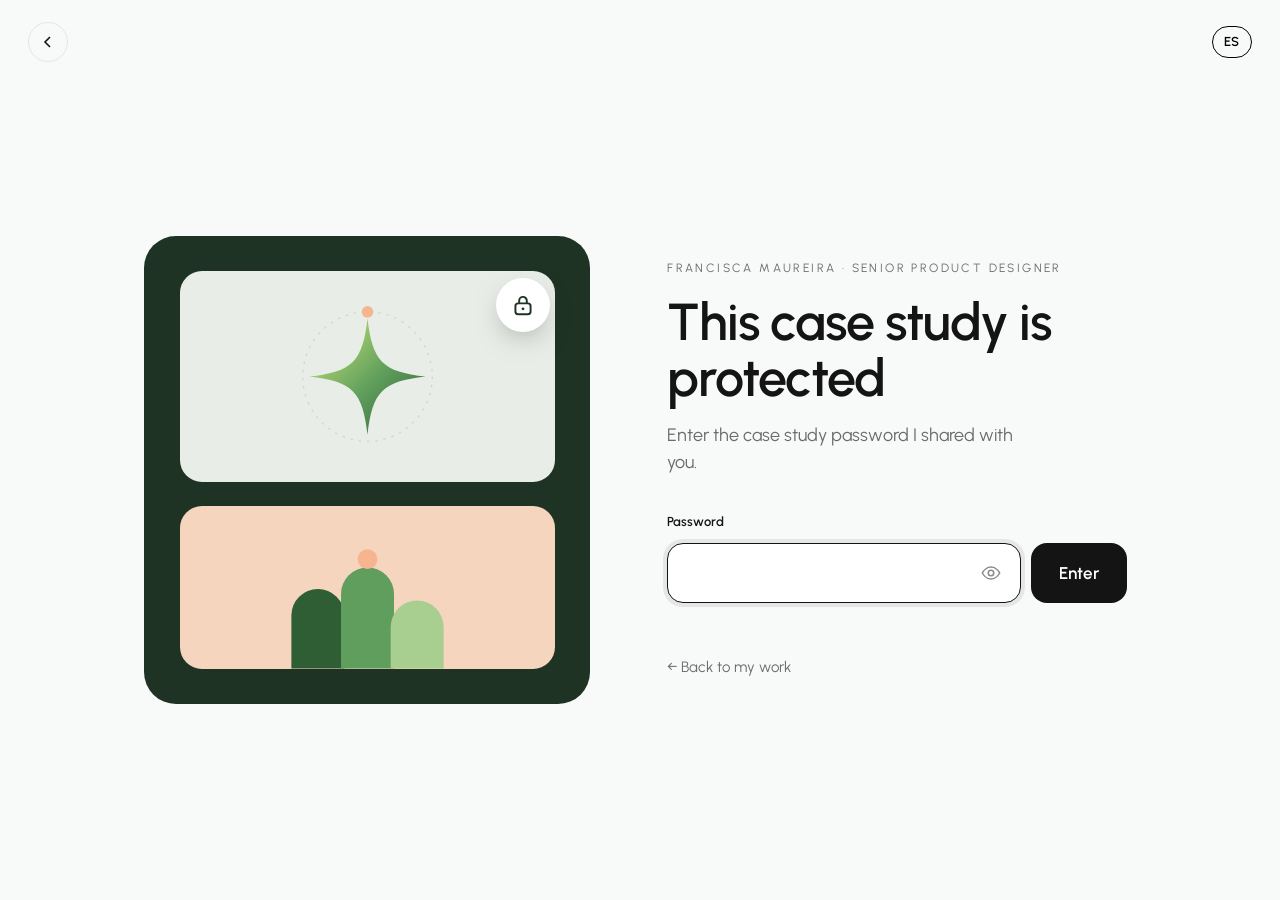
<file: case-2.html>
<!doctype html>
    <html lang="en">
    <head>
      <meta charset="utf-8">
      <meta name="viewport" content="width=device-width, initial-scale=1">
      <meta name="robots" content="noindex, nofollow">
      <title>Banco Bci – Francisca Maureira</title>
      <link rel="preconnect" href="https://fonts.googleapis.com">
      <link rel="preconnect" href="https://fonts.gstatic.com" crossorigin>
      <link href="https://fonts.googleapis.com/css2?family=Urbanist:wght@400;500;600;700&display=swap" rel="stylesheet">
      <link rel="stylesheet" href="styles.css?v=48">
      <link rel="stylesheet" href="case.css?v=48">
    </head>
    <body class="cs-page">
<header class="header">
  <a class="back" href="index.html#work" aria-label="Back to work"><svg viewBox="0 0 14 14" fill="none" stroke="currentColor" stroke-width="1.6"><path d="M9 2 4 7l5 5"/></svg></a>
  <nav class="nav"><button class="lang-toggle" type="button" aria-label="Ver en español">ES</button></nav>
</header>
<main class="gate">
  <div class="gate-art" aria-hidden="true">
    <svg class="ga-star" viewBox="0 0 200 200">
      <defs><linearGradient id="gStar" x1="0" y1="0" x2="1" y2="1"><stop offset="0" stop-color="#d4ec7a"/><stop offset=".55" stop-color="#5f9e5c"/><stop offset="1" stop-color="#2f5d34"/></linearGradient></defs>
      <circle class="orbit-path" cx="100" cy="100" r="78"/>
      <g class="star-spin"><path d="M100 30C106 82 118 94 170 100 118 106 106 118 100 170 94 118 82 106 30 100 82 94 94 82 100 30Z" fill="url(#gStar)"/></g>
      <g class="orbit"><circle cx="100" cy="22" r="7" fill="#f6b48f"/></g>
    </svg>
    <svg class="ga-arches" viewBox="0 0 220 160" preserveAspectRatio="xMidYMax meet">
      <path class="arch a1" d="M18 160V96a32 32 0 0 1 64 0v64Z"/>
      <path class="arch a2" d="M78 160V70a32 32 0 0 1 64 0v90Z"/>
      <path class="arch a3" d="M138 160V110a32 32 0 0 1 64 0v50Z"/>
      <circle class="bounce" cx="110" cy="28" r="12"/>
    </svg>
    <span class="ga-lock"><svg viewBox="0 0 24 24" fill="none" stroke="currentColor" stroke-width="1.8"><rect x="5" y="10.5" width="14" height="10" rx="2.5"/><path d="M8.5 10.5V8a3.5 3.5 0 0 1 7 0v2.5"/><circle cx="12" cy="15.5" r="1.3" fill="currentColor" stroke="none"/></svg></span>
  </div>
  <div class="gate-box">
    <p class="cs-label">Francisca Maureira · <span data-es="Diseñadora de producto senior">Senior Product Designer</span></p>
    <h1 data-es="Este caso está protegido">This case study is protected</h1>
    <p class="gate-sub" data-es="Ingresa la contraseña de casos que te compartí.">Enter the case study password I shared with you.</p>
    <form id="gate">
      <label for="pw" data-es="Contraseña">Password</label>
      <div class="gate-row">
        <div class="gate-field">
          <input id="pw" type="password" autocomplete="current-password" autocapitalize="off" spellcheck="false" required>
          <button class="gate-eye" type="button" aria-label="Show password" data-es-aria="Mostrar contraseña"><svg viewBox="0 0 24 24" fill="none" stroke="currentColor" stroke-width="1.7"><path d="M2.5 12S6 5.5 12 5.5 21.5 12 21.5 12 18 18.5 12 18.5 2.5 12 2.5 12Z"/><circle cx="12" cy="12" r="3"/></svg></button>
        </div>
        <button class="gate-go" type="submit" data-es="Entrar">Enter</button>
      </div>
      <p class="gate-err" role="alert" aria-live="polite"></p>
    </form>
    <a class="gate-home" href="index.html#work" data-es="← Volver a los trabajos">← Back to my work</a>
  </div>
</main>
      <script>
        const P = { s: "Mv3Hji7ypqN0eH8mU3rTwQ==", i: "s0R8TqnQrDdxV+BZA+sBLw==", n: 250000, m: "inR93UnxDJgNfIhxMbZ8BeaRQAoJtyE6EeRNdB/DsdA=", c: "x+hVeAVUZouWiIfSXG5TRwCmctU3P5M0YE5DPn9ZmZciZfmrgl3NGSQhmUVTgqfqUAdWFT4RQVWgdu3pNYonB54Lx1RVjMs/ontZvR2rG6iZ5aUGYBXohnRjQ+Hvkqd3bL2LjIVdLx9dhZCRzJzZ9YqYfMoXdjhDHATI7Xy8AIXMz4ZSeVYZM+0xQPyNxPeCCj1BrtLwD/gpi7TCwivoS1sR+B37540qzNNtRX25cE+Vx0dmc5SKSKa5loMK6xPov8ie2rasMe/W1oxENmWi5RaBU0PctWP/pIX868QYtnrPtfIjv8fH6UmqyTiroCGB2OsNZfq03/4bHYtKj3ahtUUyfm9oJJwMS35RYw3HFd07Awuk4xZbO2suJZ8KDrUqZ0vUkIeIR2HtxdJYVcXNshwAmsBC/Y8ypnsaYgx0b2sp8g/jGLOCNV0wk/pK2A8LAsDtcrWw1sgnB8v1lZkwujWqlfGYBsoo+L4I1MNSIqe/VdtqY/Ma9yLEdhIW3OkpWSkZQZI7gQsIV/Sh9s3fJTLBt+hgBb6qh44f/DZNicpQho3UsXcvDRgxT9K4VIViBrkX7SeLAXwGK/LERmWmLXIxuA2sSrf0klrdcGI9hE2DPkLUOBitkb9KtoWdNgc3RfAk0q56lAtT3jrTbG5hlwcosH7GQRszxHCmwgr2oJIJTu1pLcpSAOtL5SzwkAsXMS+49hHUPMUOKJxdwVn6WpvUXL15ZsUJctj7kqt1z0hwoAbHKenY5f8qDzcYyEFpfmph+/I679j6Jv4T2jJRwZ9fi3CIUWOd9ulEQvXbNb+9LRhZHqRj/ewzNVGe04vnaADkgsmXSPLdumABVMrPdporOmYIMf9O6sYNlo7rHMswapur3c+WMk3rg3kmPWmWldM+S+29uUpON6PmkcFsNKO5YIrD7OlsK4wL06RNpAZkBHpUX4ClvWHVo/2kkT9kjDMTEKH8OlwoQlwfiqfGT6JJ/eb0Y/VA57ZQ14/2LgmwOHTY5dIxm3zEbLj8dzRRmP64KBFGOUj3t1e6k3Q4gOpydK4X1VEVMY7IMhFhfKl/1r+due4Vis7xiplrafURpDjNoRWWr8po6BMZsK2beBiTc3gNdZnk0/GHuwlYZp4hSD7RCZpRsbiGSWq44AbS6X3GUPJQQdtdh5tcKmMiIT1ed/3dowkxZjpNIXZyDwDBdpnlFp9d0CVsr3XbOeTtp+jU0Omdq6qsUWl+pPbwWu2YbKgWmDpCu3HrH7TJ5BV2UkPFXTkE3FWexLdwMW+EO0mW01wrD2SAh6+Nd/pYpfhpRNkMMOXia+kfRvLsoJslLY//eufnTlpgTjmnW7kk7gP/rMOaAkIFHxcBhryvAvapvBX2c65ZPRtIGHCWftiRqPuzmQCYy/zYvvoKz2FfjAPSH5eFMltkYVfTze1wVBBVI/lB115C6dszn9fR0A/f3PyYW4RCsnLQ87pN+KTG9THRtIkBmVt45BBUXUD13v/3h/bCuRTFPx4/3lR+9/wb7N7s+GvUhaP/eplt1iqM6jS+uhGHtrMkI4hkNMmHyCv93cVLAoWqkggl8y+kdSj+yI3FPxuz88o8Brhli+92kPDOngk7nQ70X3G6cMQ7SsSyQwj27Sj1OXs2QqBKuTVYdg53mP1uvKRwvRUk2EMH/EOKtsnsmmA6KEkKDkrB60awXVNQKMeU3Fk0/Cn7hCc+5VUes8m9j2m3+IMSjs6RhPfy9/yMjPhCXXd0+ZudaSJE/fB/Nec/gxwYptjAP5yYRQZ7m5XTIfQ8MjqSbYwg0XrzivGy2btslNG10nPf9npOeaihJUkur4spgvzzaeJ07paQ6SatwtF5hYd88sFQsPr/[base64]/GM1snaHvBly8cvAczxc+4viROf5baIHkhh+7oAbI9zx4X61DLsTH/v35MQqPWAlY41N7UYgYd3CjiABwe0XS8w0QPB1lHEFe0HdF49yI6NE/AbH32zAfsU/f+nf8pLQcJW90HVpwI/GDLGnv42wJsEc7He5WII05Tx3Bw98L0q5hw8WYakiCYVFE/cqgxZ911dexOLZwmYv2T4SsAYwcTP5/r84WtjiF38RyRrGtj7nUfxWuBS638fjAyxucUlrE7XsYDRCpxF3PeGwrPEyqLXowC5mF+LYqRJMaZmf0nPHwWReAZ2raPBPpGGUe3xbYldsqb4iRTaBEzCqEdCj79kf/LpaOkdkZbcTA8VPR+5DT3KHQowd6sc9FqJKvWobWZUPI9KqoJDRvS/4IZL4RfyneUvvCSlqCpo/AwTc235HilHO722aegy9t6o+80++gXPog4yDs+IA+GA+HtF40umPaS4MJZnoTMbttLPpO397mZSKd+8spW59NvzkUqSz5/J5pto7HElH/EBDxO9kMt3X599MIXCeeJrcsIyM6Ez6DdaeAhfjbkrcj7RcKfCZHudne59mnUWD1CD7VtFkKm3Gru7vHEG0YHqZC5rFuvPwgpcKMD3diHZ02ipKQmaR9AB1BjUw4hAv/Eth0dLWgFrN7M38rmyoc0ujzAb2teOmNrVcJ9DHQjxkO/vR/vsGNAN70cS1YPxr2JQxT6U8xgISuPjdon6/C80CUvNMnvWFWfdIDLnftetNsGCz0wNlJIGSPaeyt4DalYQMCvjQ/G4D1gfj1D9yOx/4AqJHOVk+pvnxvh/Jhf2JoIJBAmIhy5C5LDbZAw8PI82n0Voy/iuYk/zZkGMWmep1waQgNSt7izBA6NL7Re2gFoHqd/1ZNVNpPRBoAHJWN1Hgljc5huZVwZG93AcS28qIBLLB/K9N59p7QXLIzi8/SXLVav4FQivFoLHvrFtapyNbBlIXlts5/FcHXGjh4yLFsvRnNqaYXZ+xRQ7Znmt0KGlZ1A8CLUMHj+n9EId909HAaSZnwhLuNHdokkwkXZ0TfKdJXVap2JcWz8x9hHADdvhcjgjsZYbV6acEsowAqCe9ODNY34F31bom1DoVc2H0U9nCFoV2fZxZd67BbVCdObRdwAUl3n1CdiqXPFwcN0edh34A1Evzd/z/pNag9HqcP2QGve4oWKQEZMsOPsXuI970inLU6e8tOnRYnt5UApdjrtIqWir+McQn08h/9I2IN+JyAJntvt1kdYzG5RTbmvIE9UQv3AR5gNUOx0lsIL5W03LG+BA+AwkxJlKKPtZmsgC3LK2ASIDm9nvVSIol+nPs31MJvzysArRzrA7atZamHsyAkzufgUDaTWB/m6AgBXU2I1O8005HSFrcLCbJIIQIawdk8n7rtXqESESAG4N6q0wleUWoIO5f8uHNnMFTciFhzYKU9liZC/aGRN+/IOi3tihwhLmm3tjUqZ52cwjkq8878fbSJLqBV6LPmXqoUqn1fldIRGA9Q2/OVso6UQFXQcQn8VhoBHqEYkutBYuCUE1mw6TQYgTUWAM7EjAlovIX7NGB6M9N/Zryi1DAYiPlKeAGNMOu/Bwxs7ME+dgWOJ1gxpuuCy1xC1BfdYLbozZbZpsRyY1K3XJ/epUPkdLiYBJrMNbzorC9MRrbMPjm6ob6mCUuK8gCCM13nOlyHVbjzFiMO2L1XpfGTQlATqTDdfT5+x6aHgTrmUE/iIRb/sesWhj8LElZUeLgRmBeWgmAGGaMPQcXcg8a3vBP/DlbFhcRO2FsRRf8ulktJ0aCsa8RcWSulr7siVgdTlebRjHwFkE/meAjYKN0MAll4BferTXWNJbxIV73pUzMcXUrqnAyCXNJnaIOjhOc6ByG3K8U+X0Bu33oFg329G4wipvW+/h0pZJvaywCO/huMysOn/7g9w0SVwIH7Six9HMr7zEU9GUqFyKpuCVMd4BOqVujJAZiuZk1qaaA3dNVVsgd6A0lm0smaXrrIaDtX+9nkPGxCwStf18z9vOf2H/WVVl2JsDejCpwhPkapD1nnyWh7Xf365ytq/20dj4/9q4IBbzaRfZcWDru2KcIMdCcSUQroNUeGFxV0G+RtvzJfINO2uGg9WwjLFzMOxZIZtICF/oVIZayDm4MpEezFLXjh3Mw1D1fvICkvBLcP+K6AfJ4FbQVDrdJIaMitizCxrZTPUjFnZOHj9gSR6vG6HqWlbCpe1+1rxMI8pjLG6Mg12WkKTDq1/IqsyME6u0W+750pP239FhgYVWzUUDT5rxJX5Q3hw4/l0t+/CmdqupHtspP8xRkqtMK6KAh1QQxfVbp9TsI/EJnhf6gxr8ooQGKLh6vzWiVQ3q1bOgsAzbq9UAPpWnk0bHFY8N/UJVJnW2lgAU7j0TjJGwqJk0B42iba7XFxzN3r0z6AFco5uSWfgtEXoclXL8AMlRdzfAbKIkNoYL27tZri1zHdfhkpExcoZliv3/gOKwUH5VXNTJ3m93fzLwVxbi8Y+dpN/WPUv6XWFFdkB/tvc8LePfMdfPw+oAXC18lENvxAi23FyTa4aWWLzzW0YA8MPq9M4pgfPlpA0pwH+GxasWtKviMJRJTgmp37QCGDGte44wHIm4He95fawGAdCHmj6MnUK1WkzdDHT9h/5m7sfilF/PHfBF4ZFQ7IvhSIfJqXE87VVF/U8+o98dQLmQGgduB5d28cJ9kipDEAuis8envYH3c4RKM/a+U7ittq7mXQfOG2bFepz+FvQaKv+qPJ5MbeoQoltYsntqyJzzyNBccURaZ42B/xle+LSTDKYwjt28FXEOoVJ5ez5H9vHas0AUzJ+ON8huRbbgUkqN+bQgk+6qKE+i/Jfm3VoGGKfaqZn7WBLKMZheLBWK1b7301hFPcTRujHHFo6P66gIGKu4sE5TacYRv9o2PHRNOFi1in3qAVw0N6hE6bQY/nkur3XEEuePOhqdyoeSuh3cGcO8z8yJuDX3eGfY5GTi5DL88D3KVCvrGUqFsJ3NkOhFPNYXTVa8SS7dWRW8R65ndF4R5Nhob3nIr7RTaCbl+dguNmSU4Ah2zX2Yt7tYLJbJZclgv7CNyt/neTQx4WGJEh1tGaLVIzOiVSptdr+anlTkyqFQiCA/g5q5Q6Z6L557Xya6cYPm5BSVhf31yReDFz7ILyHVmFvDvcwUZmLVYUcMJm05Qc7/fMc+O+rDqNQCznkKWzu4ILNAaNx0tnwy9fn0ZjoTSx7fyNWhllbitrcmp7JkCGUbHKZ75tbQCCo/sdo/gCivBLQeDBvgh7XxHV3iTS2AS5Lc4b5yPjhLweZZxyudkB+wC2bHLc/jljQoXDsiJWevV7KrKJYZWhNkT5vPTkRAA7Fz+LdwHriLe2Zr5NnxAiQ3urF5IMkTUtqf5Vc2mcXT3UGooc9fE2F3OhIWSmMGXPU4LDI9rR16eEgrgWqn/[base64]/cjxRWID5skTjEltZr32MelQkAVdgiCIH21VULfkZr3uNQ9RX7a3lWPn5KipNbpe46NqUPPctiFnKqlt65rS7hencfh0vcLUq71USRgorEFX3/HM8CTuNplS8O6CRaJTD2MDTlBnttj/i4qZW8ySgvnafarxwTs5L3rYMbLjH17cwpvtMDB7CsSSIRpLkGFzgMYc31zF8E0ikhClaXg8/CgnoP3Jw+d+y4BygcbK25/USqqc2X3u7eY5MUXJxxhaxNOE0IIovMZpeGhVEIYV24bPxrLXMtzpWWeE6nfNHi1d+AZhYHx31VsGJy+8wXgj0MECmymDxeZxvY3hjCkFB/gef16bcD0qk15Hh/B9Vm8XpTPPYXRusfYRS5Uapnf7sL3MIGoS+hQ8mVv/sjrkBclT5eMxquENbt0b/3TK64/wN919WB2gc4SHj+fsVwY7LWaAFXhIQ3N370VLTaOKzmE05mIQet6YMujMAp3VndRg+Awbi0/Al3EH54OcW/wfKBdvdDaKrhnIPWoLE49tdUci/RDnD6+zirj+PfbTo/eim1zDepRXdX/TmPG9g2uUMVnllUQHn2PaE6Gol2ieUM5toKzXE+WgsGC8sx3IMSS5tgFLtlzvh6tMLIulSJ4uowUFtNZR/QN5s9MTXoJ1HFWzD3eqaw3DYCb2a2XEY/[base64]/ivvqELWv8NcuIJrusnB8RmGdVrGdDa43IlS8q4CuW0J8DaErk2ng4AY1eZllIB9LtLrH0mJh2yVvmukI6HZhkr9fAyGtvipcsMJhSvbQIGzhiAIx1hELYJ3I9fDFRkkiwmLLAeu/[base64]/rADjjecGSPSqkADZWpZHJ/U8wxyPys63HduVp9o1pL57LyMQBSWKaxVF7x1pHjn+TIRJ1x1COcXY4LDFDgM4Siu9GDhS6aVKJ15aK2CM2zWbEZOC6yrDQU3E6SFoxEZiB6Awgx+8S3H4ByoKtGZNVV8EQP6Z1NO4VNgqoyexojT+qgPxlBgH1GppfJOQvR5NZFm8DpaqVxIfJCL4CYj86wa6QG2S9/F079ZUB7SeAM/d/8sBK3kDMPaZLNnTqHvgPSsp88+IWjro7PATua4RIqYsRsSvekcRftk3VGTsCK4ku1W1pLIa1HgwDgSQWrwYucQMEgIvCxKN3nDq5BcDaIv6UJ3ENHoiuZku6nOOg0PI2oM6hcrBag53sebGXVLOEgHUzs/r6abfyU1wTfxqq+xQf+hDTz4H1DG9HbgbA9uRhsqCdjJUQsVOGlzQ+0W2zp4lIB9mCDylrc2MIpVD8aHlPQOb+aHTwqEUoO2363IQmiD/Zz1weWy2Pb8+m3qSS/LO3HbdxG3EwYy9i/J+cpWxJ9sPo/JGgScjbsyacnG+PENb3+QhkNE7gOAaXuxMNNSi3RFiDiJnqGjBQGxKu0g0uQPTcUx3zy4zjhFY2gVCeqQlynSQ/uInJESBsvOWHJ0sIMRe+Qs8ypl9pTN91QpIJ12ejKebvyVAOFGra0j7bH2nWjMcgmKNyRjmjhimEYh3VCqJXbYl1i9O+nICeJZ/CcWJYkXIfSSrF/jw00HJc3DGGYkIjIlJEjy9K74rPwLMsedrltleuwe3ujzGttBrYovZBkDvmXFO66TELnWal+/aa0n0nRmLEaGcr38x1M3N0cAdxU6n37QF9k02Rrip6E670fJfYfpL2QvUmdf/eyuhmpy191lAyPZEIbConVhgL2/QaaqvldEPjDoMryHXztcP7Be475whtiT6tFNc/t9doidwH+egzpm7c4aiJpjQFQPvNvzudDT+sleOLKrlFFuk+VCbfJGy7VYo5s0cJubgi4RBuN1zerlNzesKkjhRrgaADbhGM/VlSrk0tclZcwUXqLwhjvNR3E7SCFKjJ+ad5NiCP+sHeCrrmIhgRvLbZMJyzZxJDLDmJohau0fmlqPD/OxUdJZOa2IyrLttPVvSInY1pTzjcILw3YCH3/v08qvsuoha8qCmbn0l0tz0G7TUW5J6TmuUUlPwpmpbcdoUITBFubqnXQsuc6YsWBwXeTXAf8isqtWKMqZvZhTAhn4IL+iIW2Ze7CcYAz3N9XUycrRXivjLh1RNNXUPQNIX2qAona3TJuHLdlBSDWHNyvkrzOkU8mZWtM8U31/svmIN7pw4tnRtox1mVu3Su8ibaZmu4PSeoMXcb5AaAEDjZo8+mCKsx7S0dHIFneB5jxkVmEaVMY2lEptvtCssJoGnj949LPaRalNTaddPqfOXH/KedJRhL9yS8Qz4LbFp1GBAAqfIobFuAaJIlAw8nGmqMRCqiN1IsOWvGXG1BSLrbKCeTpKTpT9p2HWnb7+z9shNc5NWJYLAU7G5JrPvrMu+aq4Dw/QDoYLLV4GZUm6N/JX1jarQmnjQzQTI3PxCB5o4Fy3SsnBlxPZttC8iQnBBEhOVy8Y2cAVriFSO/BW7taku80FyVZYCtkqv3vGI1XBSJSh6N0zxD3bJzadY4858rnAOwy7U9NtCbhm31IHkrdIZfaECkUW5oyuy5sD+wzAQKmBiMNBGlN2P9MhknBG0W/[base64]/HA7HvsJxjKsuVfnF4TACvxih+Bu2N2K74gscXeX1BroZtfP1VLfZ5LtiB8t7LCfFpvVLFpq+idCP3mzouhYKxnfrQ780D/b7YsMPD4aqRhzTKfQCzG1VWeP3EOsqRDQaQvo34eWtsLCtBKWKvqJsnWz7HWTvnwNn/A5Q4RzIZiiOPDAMZLrbNgS3AZN7YzDcTXUUUpGz4zPbO0cK12S01R/GpbylDyl10X1tiFQMP67GDIbg8ViBg3NJZc8emmMR0S1PTXbTpu5Sk/Q2hhPgWNd8qYSvdYQIloZXS1rXVAmc+SBy8J7PrOl+8+rwd02euPT4Gm3AXrYNevOwVdUqjgTaHpn7X6ouBzlY8s0lGwN3w1xk0gMOsBHjcK2xVR2gBTyB8mK/KIuy2aG0D7k95efHmkeowpnf8b1g4FUmMiD6poB5Cb3Mf7hBUz/BcPXqVGg2ECwkP22Ojs2CJ6oxWMRyyC1sH8knSkfu0RQZ/9j2P3z4krURHV8XyPX8/DvwX2Z9NlDHH1QdizWHxZ+FCE9VaQyrBIdaFSdT9MKBU8R7Sseji5KdouFN4axYRJh+qfN7ttTPPR2VY4wDDfIlx8rBQWNy4ngBtlIPk4g0pyokMuyCeinnZXUScNq0UPgyq0nSqciVF1CS+rWe6BljpOnO5x455AxsJWXMw/[base64]/KJ85SzMPv+SZUO1hxFkUPS+6p6oZHHkW07GIBzRfjr4fbb2ePTXb6/gVi5fXrF0GeLffB8OGcnrj8Ngn8xYtGXDTRJJ5xEvZWhYh248b2A4lavqSedNgvFGHS4WoECbHy5fEiotA2MMp+a+GLD9CaS7/d5KvZUWATfCfWm//7diZfheZCnVMhyn3vG+GlOxnnl4ItmC2iJayjz9Wy+E2bre58mgQUtexBwVnXQXEmHg1QMBBQg9zNPKjBzJd35VIkmMfP1cSa4yOSDkONQKqYpj8hUzWILkRGBdmOlaDeMOUYwTbroR25ceQQVDhIRD3O4QTO+bLCPTIQM05xrxBxJ4L4zF1X8uBU0/29ANSx9A2bA2X6/[base64]/9VyOBaXyeK8+Ca0IDZ/iGgzUyMYSjDo5IpMm3fWU1UkpwCQK67tbUAqAsTpeYzdlyoFnXvbOLdhpXsHLzkCbOR9WIoAKmWA3c48lRlwbAiiFJalE1UcDZL8mCu0cCtrUDgZllH30QI/ouEHzwSghXWw5cLq5VwBDHSVVDw1vJL1HGFkfNX5fmojob7n+w3kh5Dyc2TmNGAtrJXVtNdot8Y7g+fnVgK/9ak8f79WhyL7VEzGAQ32LC06Fa49SVZYENzZ7aVI8EEUZU/hdO8G/jHEfcjLbf5lLNL2PO0LsGRAdZD34Y7vI6golBYSkYiYV98JQk3+5OkUwXstoRdXKKVIs4JJc76ikmaJ4bbGPacQYuclVQapQ1VFsV7VJIdP3l5l6ZDgfnUUQDEp0FSwFSiLgyDTVIREaIPF8sXv36c4Q/nMvIahMAk8bkte+MhDxWkRfrqiUoRRDfx5fL8QmrntKFqw+ngMoBb1mb7WnWOQqHodYkm9AXh/a0W05+HbSTGx6+pJru/Z14vUnsoBiwCf0GjYF/H3IiTt19P53pHMlnb9ef9nAopofpgqJM9yJghXR/G/[base64]/USTtHagEW7L+tW+te7mPiDuAI0DpvaDgg9i1JBhnaRAP8DTv6bJalO5wu6Fe+/qE097JMY0xpqguuJXnKyArvCkkF1vci9s+OXUy1CeI6wLvAKdjPugmKOXwfrr7xmVis/gu2lq+KZrWv5VSmbRu6Q1ubdJAIdR1N5m6fsA8c7rRVddo70ECuUIx7AEOfPAmUd/qOjeOR8oD/hCbBEM96p9guxW7q6RVYmRGRy9J18Spmh1KmPPhZwnQg1i9pc/XKlnMlJQJVkdo6M09dwjqXl7ZYGe0TuFH5zQa5BUOo1hoPoUMpTQppIetzPkORN5CxVVkFczL/0GWamAFKiF8eZ0VPcHWFzZ9lm7IFI1obCSih/[base64]/h7Mkn+XrKC5A7lmJ9mpf7w+rFS3dY3uU/J2vPtP4pfxdGcH9n58rFFQ6EUUtBSAU5vVPNQCeJJ/ZNkK5GB5YRiV1qWlm5xNjtmpbt+kRw+cXURklLLIF9hH5UTTBSjd/sRQdeHX84CiF1IlZtI7cu3vPBJ2R5zSurg52iM17Ro0bHcaf73oGVET1oMPeh8eQ13cZhzrB39IWE98Gemu/17GmZyaOuSCawjscm9FxgkGyC5UOYHbchjZjNSRIeCEmfOPrIgRvmaxZcfFUzhl5rZhbVOlQTEkxVmSn5o8WhOBPMfntL+qNLjm9XeQgmCoW++Yn6G9uq77pRenlyPsmSaG8r0bkmCe4Y9ZGPds7rO/wZiCEhDO2T63ThSQ/ji02AnHs1ZxwOecf3mmPOCzyAMUVgz3N4Q52QVPsYWE4mHaiKz/eFR+57tHbATlOGzR2xuCSEfO4JpDBiw7L4uvXRjMeQsofOIXUgQM3PO7jBn+TbZ44C150055KluGvFuBcTeS9bM88kkeTqZLlSRgH5zqsuJC+riQxw7zQeuHJ/GZAlzyMKErszcCsX/9JikQAe+XgloJlEWv9B+0N08Wdm9rxDKLVNHkpFCxlcBAQXc1eSDuhB79IePUcSb0BP+FkvJXf9do9UtHn//PZx9k25R7G9msEgn++2eER/9kwWJHZfyXCZSqhbGax6jvLYOkP/c76KZDsIMCL1yQMYUOLwseK5lw+jnF32HJPLuprld35EC9ffY1ktIx9Anb9fiwth2auEfNJqBkv3imT8I6ORmZw3u6x1NzJ/Qyiw7ASP5+v4lLWYbvwHudViUNFh6uYxxVG+XIi2PxkQ0WV8I/bv/lrlAKGJTdSP7O2rrWs4qxdFvjmwRCVxvm80FEabfPXsOfg/eRE6VppQLsYI866M8n6PrTWEimKDTn/[base64]/di/[base64]/2yLVym+kCXyyt1fKwaa/ZBR/OXxhwM6/pWD7bfmFoUupNhnKUtslD7PWg/CO7AExJHpkddASS2izf5BLoKdvzvclFTlUpB4z4FLohyIuOdQuIgnuxXJElxyM/0KVqSbHzn3igyRVIel91zNFwd6kcFTL/ccrIv6wWN9vCb2Lv8eyfRqAZMalOW9vYRLPvkoF83p+NDITitzQlBmvwjslOb5S5WxC8y4mEqJAVSHRBNXdkto2O6N9kG6WxkqqADQIPS8qAPv8cmcLqK7yfVIZeDhzpUvwVFALhBBxhlgZWncj2pCKlIC9kZM4Ix+4Qg/bpWgTJw8Z+pFiSl9/ijQW0kJ/ieXFMICS+mSPwwWtBB5SU+GmRlNRt5wtdrKfAainPnkHS+DeWcdZIL2lj9gF13Be0Vsb0J5QSc9c+mI0gWxAsAjF8vd2d6+WNDId6YeajpLWQgqA8WeN/tSow62hHI3r80ti26uI1uiVW/RVAli2m99dahgYzegHc38eg7WRcEA86wZPL2JeyQXMWTbKbdoQpXrL+iXlT9sCIGc3zMawIMtg2SFzQ0DlUNoLU4Uu2GCR4PWPWSIS4jvPVwMzhATwGfLEHrQ5Z1RR7c6UsaWVHdtb+RWOfYCphhUW3N22P03sobaeauouc/HICPyDRC/5HL7LmhBYKvcJ1AhjVCirFXZNSMxGd3GauLQUHWQeSJ+UZB3kuGiYb5UWOksGEMxcwoeVL4Saa9PNMvTjW5/aBQgVJA/Y+lH7uEayJ8mfAtbITo7b9H5lH+yighYG34wLsCxxXj1syt8NHYs4IY6HnwJ9LxtVy+HQbGdmbqm2Rl9BROy38pgdG1O2BgqArWTIwITAAJj2D/IbRJ7mxBCz1Vy5IxmZvgxi/ShM28BBHY0qZMtQKoc31kkoFWaaIsoSdgKCNeCDZHnrGwtPpsazc1ALzOghAEfLOSbeeO4bCJ9PoMFGh/Li1NnkmEZixVGZDqvvND3djAbpodYCFTHOWPx0uDlbh60xqiuFUJm2+Mk58o2L9xk6BHVs1HgiDPAGqVNLjtM/pHR1SZ2qznMMGlTfVDAroLmvvAtsXj/zaLg17+jOBxBn1qNYyuXgTx4XFr8E3Gl89xuQ5fTEJfUI4TIA8dhMvyCtEmHoQqOi+yG0XvIcVxZ99NRX84wTYBrAnaCt7M3abPBpwihmS48rLgf3D8j2iG66j/h9HhZ9o4mdwjRrT3frjT39pCM67LrHWWZWrvGzzy6YWReRHX2Zb9VqXI0XhohcCQzvIGzxDa0ACLG2jr4teN3CsvRQEOrH5BdBmLgnbbAqvkX734aIVS5H0p82glJiSkW/XwX8xu46qd3fCfrwWzZLQp3uzF9Axu3avpDczvLhjNe9icXyj8C6lJXehthv9XPjC23eVFmGAc4O4RSHJzPB8dwgHNlaArnFlzkvJjguaupJBEuIHE/pe0gY48tBZ2DPrvD/qx+ppeVsNL3FjBNGC5K71UFxFuR+KJaW85YZKhlqwAM0ZuW94I8O/[base64]/ZJQMRmwWjtUhkbWTXG7uZUv7Pat1Q1HtYb3w4nxiBcU6kSbXddqGP5LYkgb8SU0mrsC/pYc3aqpDhDIqciFQiObBrjeXxkl3+H4/7fSYK0lNnga0ozhLXXZwdROIZaOszZz8h29CugwprJbhBAW+ZDi9qtDxHODLkhz5kYBTfTzHqY7WcpZA65uzFYoV/vFAHSWGeuUXyBiuuuYmSrp8CBsZ4XnY/1Q0qxL8J2NOUDxhEV3PcMJDhVDG1Dcogedu8Jmz122vtJBpsm7v9bIOhHn3eKpYdVjmri0VY1FfxvxK36Yg6Pm+exKrk1PlB7lDJ6V3Sgm5t8CnmyWaOiSmeC1KJ3OTOIIcjY6u2y2NPWEn1swHwVGGe/[base64]/WrLZmIqmJeEckJtHBRvxbszsWvPVe0OzsRF7bw/AoJFPY3PQvwCedh2iPlRkfw7o6QW1T1NAFAvQLbvp+ZbbL3mcE0yYdaMoty6K4MWwSbwMORDFwuvLyv+mHqrpVyvmTbWeF6RN2tsRs5LBdjI/FoUCo8PiWuhFupDQivYL/SEDu0R67Aqs1zXZVAdAqL3PbnlGufw856nuMYgJf4glJ5G7ocgf+uUmtS5gu9s0Iy3M1G6ky2gILukWrQbijaQTA5ndFM7+BeCVg4PEuZEhq9/lo3OD97Po6J1zJQt/SaNL8SVt88957W2+ms/fruOrpwHMz3YVaBIz09kAYtGGTXsaxDWxl0l7izPT5JGmRgfMmuXGcn/VYQ1sGO4nO50V5JMtUhUOgVj0V4wF8wgnfm8Edg5Lhej04yUXDdQYIa+hLTQIbRWAAA4Zfv2igBzlXIdornAmBWE/4AhrLjswTJ+IHwpmIHjAH7oEnUPED9TxJgnWnsGrD6dYSptLbDSqc+JzdyHX0XoUEmZNkcN1iybQ0kpMNyQLKfgBd9UdPO/vfWXlQH9beUV18WXZaBHvCjTd8K/AAJ+Fev//[base64]/IJBWeZKTKWNew68ZkaJ1W0htRETbVZaqdcwqb1cNtFF1I3n+XCSyscPI5581U0eb5OLrBdaVzuJujwyTZOPJMXS1qx8A+gFbp0YVT1KWCvoQCoHKhtp918MxGiSpgkGEbWQ/3QSC8gnR+OvgMXH2KThHq4lSSi0BBqHaQP8oC4Q6Jiv/WesgnI+/Sps4RY7KCZKlFXj/cnDF9vk1ffCvvNPuL5LKANG3clyxwOazbJC+P0Zd0ke/98VZi6uXZu+V/+iNBtlNnO0AWhI7DEYc9PZXYKhvxesIIB+YlComw+nfS1DB3HFbGP7qooeAdZFbRYKtvtM6BFT2CSdyvE9LprhQ9QPOGOicNABpMRrf/gnZ5yLaRFQzbQtKOQjoC8avXCAoovG8ifxuYPRjiZlLNjfyF5yAe3RoE870KP/HikFT4n7noUH6wEHzVxCErzUWJRjB1lWQdBk9Wm7sGuRUwuHtVV80NfqMEUXNEAm0QpxQ1ZS2/66aK7LX2OK/XjlCD2qH7QOiJmAR8G5LHAMWBwcOzuCRJmyopXZpen140n7F6ebd/tdz+hj2nziM1I2+s3CXrJTVkjQ/4Jcqf2D3gKu9ROJ1VTYp3pPJb5bWfP5n9gUNxXIQPBn5cVlYQTIwFQvlULbHZNs22LEvuJgP0rN/DmTnT5xs9fjiOz792Nyu+RqrXQ3q7NCWHx/re9I7MrCaZxfx6nGENz1BahpJOsTCdcrr/Zx2MOkgapqWGoJgui6G7nRv7mLWK9DKd8mU35UScNKAqFkV5wJfceyJJQmiANnlyi8rlgxGTK6+kn4iO23Ut2R9JGXrTDCFyQ74DxBQo61a867iWzKd08xkcx8tljXZR5oXQdbqhEi0HQvoiRxDaAS1bkP9u146SnKgBe2LjN/xsWlO6tvdcHej+1qV13YD3CwKsR32Y+3zOilvSq413d7fhbi0OdB0qhQ68edc9SWpJWP3WXtqb8R1jptxke6HKUKZt5cdl8lZjESPEjAzfA4TxlHZQrfdio+K+p67xRLAd97jXv5dlKPC/aTJklDGSRnucjx17vpSHRw8MNcyUHLtnx6emf5JYeo8Dmk9NVuIBfZmTNuKcgRlz2oP8dCRXPoVTdzdObx2mvUout1PhmG5qEaOZOvWX0PTUYqrARY4/[base64]/c8O8emHBCPr71iYg3voc1mupZDd/i35P8e7UY+J3dOVTRND1NH85k9d/fZqN6YESbLZml9dC7hgu4kMfrDID+W18u4P6ZobKPaPhW4y/gR+/ONrFFsVfLPknpNslViF6mhF9UBCVcAGvWlFT1fKajxGJm4Oc3YQYuTLLT2k7v6W9JC8840SeQpkeJYmmBEECr1NihTgvGr01a3GQtBaPPe3e6gh6smkmuJxYvt5wG/zXACBjQgzTL6ehMPfSdgHrIbFZSLi6brotyFNgPrh/05bO4SmPpBpqc+6XpZQqW/vxXbHAzxcDE2bGtYbKtLGi8Kl5DZDAhetBKrVls+ykH4DGz34mMQZj2ExWRciYSTVDm0N8RVsK5BWsdBabLoka3y6J2fjDsGK5NfRm74IQqPOhr9QnWPJ96g918hUyryd5cm3ZKVk1o8656Dyq/W3r0R9PXe0GHzbt2/ri30cpROt9J7LKt9oKvMqMc/zffLTQ9vgBTPhhBIFMYErMpvIGwVlfbxcruI/9q8svZvpJi+pc3mYcwZNSIAsyFuYedvkOuhsCplPbvYa6D9tiLr2cmZjWdN6lNieN7faxEOvXGWDr4gZVkXHqwRKqJ5Umic2nTL91f3ZQ7YQ5d1sHOP5YBylCoXxGEyTb24XwlR98nQk7JZfzJNMMhVDKP4m3JAHacrD1F9HB+DlvM3oZ500Jx5FlnwIkM79b/bF6/+Al4sonmxSNPV6y9ZB/8LJXp9YfjBkRYzrK0q1sK6sEfsh1oXj0dc6OHgft6V0D+XMBW8q/lUDsPHbgbk/oeU+fKyZ+PWbwSo7KBk8rv8mR/8oYPla7Dz8nsf4N3mSsH2YeEHmZEjJOiARTMQMlRPyyj3kVcEGFUclfgLlZ7Vb5Dtn+jbNwGqEhVmtm2NKnd5AjWud7GRPtrW+ELcwyOJ3lx9JCQlRcO+nMAzhaxNyjIyMF2rUX4r6FNvBX3QjWhLbAO5cdlLYKT7EjG66/C5Za+DYEW/5Qgna0P87qfshQUJJ/ojqDKkCvIuLbArIVaOA8nFg6J/SgLAwYdtXwYEOPpWL7GAmQRukYNJaW/SsFXpoEvtNMk2OWJuL+lO7SiD7VAMWxKk8hk9XKDGm7T5Ou37mMfRgwE8SyuugOAB6mmW1NvpVVoT5oLSkF7HxpnAGGzQZJDQtrSJuyY3Dx5RjxdntF/NR/aioBhMfHUTOhesB42qnkmza406mbwcCDi/1khcSN1yTSkoPHEo8xQsXlJFohFUdBnu9M2iP+gXdcuZEQgeka/8fpVTyYMoNV6whv5XILjh0pTHOS1opJ0U8QlF2isJ+GQXHkDJNiM1nho2hwaB6WiFtc3MtoFYPjrWv+PoEt7mPQbRjRZ3kCpC26JLl8T5i6Qmyt74Nyu7mT2DeBpqQoZCh7xyu9F73UNqJRrR+YHybl1xwTotl0tI3E4HzVqhuNHZ/lNYVtoWLfM1DAiE29k7jN/g4rWjK8alsf6foQcdomuwJspXoebYytQ1BQRZ4qSv2fL4geoMgFmSNfjL/I65oaCoLKrv1w3nkBmpowSZIWItr04qhDUQx68AkbPCC2LQCwuNF/5zGgOY4pqdzo5gieSbXay4qFnU2afltPIxGshjturMvpNXQ6t1/[base64]/+1o7lj206mzakHbrctvYimP7W1/bQhl4EFZW0e1bYeh/GE0H+nl+SVaoagWJlk6qffFfJHPl3Xwihvd0tRpUBbBIX+Fmf4jyYF3MVQvOdlqnUH9lXWloj9AFhGOb/pwEpnQl51ZFOOxyHoZDT53UrbatKQccK6T5tRaR2PMeAmAJgo7GEmjl65fE1pqLjxPEnRaT3qJKv0qLH772oH3iVs3pp6qdeQsJuqqF4JIL9twb0znQlw1bRZgOVCsIUvBvPqMhO1eb6FKNhptoHAJE8nfLtzJTJeEKGbtmU7GGZ4ny/[base64]/l9ZX9Oo3wTi+1LGvlYIwEPln+5x7dwirvVYQEGRFNFdDGtSZOFcjX6oWjF0rMcmfbR7tfLvNyIHRYYpRSFkdfCcCzF72QxLdLj2IJRBh0Cily5v1RFQ8xxWBckWOUzL+p+3d/3+6rRIhyW4Sgpkh5V0MkFhDs7v0CGIYuNig4wpmbI50Nor7sxGoqqADUvf1Va1DrfWDN8xDwLMmhRtHB2lHfmjLcZZGto5hfkUzZDRfQ/CjBsW7tjaLX+ms7OCvybwHrT3GrlBduROyKSxGMdgEj8wotuuadK8bsMVy59/UPwbTSoWl7oYdUMVbeW6acCPVzWiAERyoTDhAxxWdEaocm8JWnpeZbGabcDk2J389yiQ3x6O2oqW525A940Bp3+KH58o83KFWXfJqF185Ozg6xbUacIrVmZfFSh2X9iILcgAYsyO086lpFg+dsdBBC9StECf5vuvPpHmxX173a/6egZMunWwc4KTKa0F5sqcbHcZW0NefizPXLQAI9YiX0K3w6LbX5NUaXmq2woDp05Qayme0vsDSBP7Gb8P9LIOWYJFIvqOJYVUT6EJsON+TugXDOOFtuzUJO7qldNL5TmDMlhjXo5LvoYs2ZSuU9z7MnNHUtAlB1gMj46E5ssnjzLh/3gJ0PWG+6U/Mm171SiGQrKJZRWDCpVSYjsQ+i8RzEbYcd26DZSwHDN2v3w3kK9uuKZiu2cWodFXK4YQucUEKc5z+MncVqYGqIdm4vT3X36j/zW5pjEBJRcBxixcfC2xows2M7JypEcAIVRQlVwzagjVvEd1AIBQXUusGSfvpNgV7MB77PZedIHy76l6YplFBAr585owWl1esfmtU3hbGSmtufSgzdGPYDmK22tREM3HRQ76Fi8+QwyEXY0/0taYS0U6WTRd9qBn7QmR2SJR9Fw2XHu204CtOdfNtZLG7bCZThR6uu/FuH7L3sWVy1WOfQ4fVsB54wP39j7VF+CHTW5kio1xx+hzyjvSkk1kglWLN0Ctp261eaTUWsZW84cejJX2QDcfSeKSLsP+GJEq9vaVn1Jy2XwEhqCKR4VA1MA/5RyCZztIZxdmaMZ/sdhi7LMMItylsRKZGwGJgwU1RivtFm6QlMA/LYFBlBXvbdHtRZHlBksH61bzsc9bpAsC6ODXH7sBhrDyM8ipKjpdGvOdMf2bACKaObe/ao+kHngw3KJSMECY+Xi7YqhXRxfXAt2Rf+bYIlDFEJ3OIsPTC4UtijUG97DtEEkT2vJ/+Wh4oZRUp16QDSIQzWywr83qLgTgusjFRPJMcXnXbmJqC+tpOc+CgtdG9znhzdOgFGLjbAj37BY8ou3H7Twduhoh2YzUKzG1jJqHFwrp+X/hrUp6K+KhJqSzTo+wn2X0nbSo5ONcdpNf420s+BgcJRiDCsUgjuQrNefZKlEECEocNbD22BIES9jYhEBG2zGt7A2Rn9pwO+UBTAsZrMv1woSt9GvU0HKlN6yZvzIimSb2awyvn17zvUsNk003ib9ke/aTprS9vgNefNN3lVN0Q+twPPaptHlN9jbyCNK1MB+ZT7l/X6qqH31nDX1f5ILYWgSyqUF4DE1za7ltX+g1yeM4gJlbQBbcyuPg7S+7bsq0EoleT7G3TiE7oWYEPuEPdvou5gRdp9gOCphuHPa5HM9M3z9b7nrVzs0AZsS/TGtNN995p3y0NL/UHzhxmSgtNwZRkVtSQw3fv5YjpUVIoCa6A191ozvPHqMBXI+jXfn9Yggly8WgL52/[base64]/RPRizTwO+alcXbKbuJuSYM1nvPtUTyqp3yc3BdhMWk/QQ/OBZQlDlZXut2n9org1/L/6oGsML0ILFIvvE+euswE0GkOZWVmrladuBjqAFpVJt9v3PNZff577so3xw+NEnIOVEZLRm3hcwniGtbnfdJpS/dqUKmV+bdc2U3EORAzXlORX7xDwPG+c+WBDE2bfN7cqLQhU95IdTxi+pKKtrLwWmwAkfkpDCsgVFqOwNjthMNYmSHeBKwMleJ7Su3tilOgBsX8+ht9p/Eai58mv/dD7e8w/UzT212IWronI1h54ZOBwN0V910bmQ2rSzy7dYGgDVjufvv7Ec2b1OlkWCCelOhOlhCtkelX9NkA+xOuj7XPj+1CI845UcSn1ITepIfVs2UERpfeCmC0WuZhkYgREX2b0i544xjhYf0UyfrFFQ+i97eSblJF/VKgTmJmpRU1xYwkONNhRNalgB7K7mC80ycaos06UxFuSTscDUV47h7zEGvgN45nzBwsIzrIJNi8NMCMZnPEwtyG5+whc5e1HN210HxmLsULZ4bzXd1ID5ThvNcLF041o2QkFPhYvtNwYVhLzfn7BO+mMCUjyZtNcBzg/UV9MVUN4gipzGOQaf6cCRXm0kiagF/9TLwqgNICmm978Fl9eEQvHMZokCyCKrCHDrhhVUlRPb/5hDKLVRtH2nxTlLmzECNMAnhIOu4CGnT30zDcsLlVQ2pG7Oy+h///+HfUvJPjp9/3p0g5TTl5+N3UzAXvck0AFQS7GYh9fBmLgBDQw6K5hM8VLoPuUhPCdh6T1TYkeGMVKI1rpzsw9pqr/GrF0STnBi/jvuHHP6L5wAx6RK1tYOdOtZp1ioCK+Dj6YYy69d4/fnSSfI6eV4Z3oNqGz0uMyquIJ4GVCIDYuoIhkGkpNcHNZ0i7khqqI8gDRD0nduHqiSGzeY43N55Pur+C7YygIagfk1mDv67e62WW82DejzOAP1grPNS2P7IGUsTUrYgpyYXD/IaO4HsTxXxMZ4IJ6+ZonNJntNyMLsFa3AZxnFS+pmMxUZyy01+WLaJdZ4q07urkPN965iW6TU0j7nNHF0gT4BhApzSjc/N8uwukEqxMrQX9/2M40eEzotiuVUtqVX72zj1xWfE41whmx/2HLn7s5FxTZ/w4KaMXea4iE/HqtO+KOOukVLZq14+55DS9EM2K7fz6MItV0Qa0wFColiTMkJsgdt2ZXB6KlK62K9o2myDByxvtKJcbr8shc0YjGG8Bvpfss2uw2qC8i2Z+kSWRKZJPK0AViwoETwMEub1I3rdB/oYSOWXvZNlPsTfJGzZx+FWq5hJLjDvpsWhIa5qrm9oQtb9EWBpqnW36dEmTJV3Dv69mYQgnVhVHJ5zhcIb8/QCb1ubM+Fn50nVuiyQif482OeH7h2hAwi92n3u6HRXoCdAxNgEp5GT6GyY4gA7IyRHZkoGzh21CXhtmVR2j7kgiugEr7pNz9EE0pg6BhHS/uTL1Hhki9a2FkZTVMuxokwLWT77GJz+ezjn6vs1RocvjYQiic7WqB9lDHV9uVFYUwW8ngTTIiekLKtwWM3CXFmu3z3/[base64]/ahbZrvXV6zuA58otAugSnJUp+ZNv+2olhgU5S7hvEN6Mnz+EwEPZE55NjzPIDeKVKLD7PpsMQ0QEM/VWK84IcKH9Del0qrEDRhZHLZlrhDe5rXk8UHHg2nEDC0uwEM3cc3rBKR0KI7OCQhYt42M8Po7W1ZSZIVSX9kgG5kNRb/m9zNOKroXkU58prQUqP/eP37l51WG1nIWZ+RPLqEbh8jSJQjYqsrbeRCWP1JWMKJiyZVKzdkjfzeoOJ269KYCknHsAY2l46E/rpktOJhGx+HnZGPf9CdsGFjH4L9DP1mb9LbXVRk7Owd30Jgauww+DqvNB+Lz2qDXpR417W++7vEQzcjIrQTW3002kva/Ff3c0XN7D4qy+gTVWtlODOs1iuHbzYnB5jva4FiS8xU1B8e/QTfOglQzXw9xDOSNlhGrOlbwqhIpeQxIi9D72lGU2ppKmq1CuxrSVcL+ZR6+eeyJTipXB/CXWZ6XTqxMqQxfQFQHFonpOttsbdz+DE8o3jhb2IY1TEh1SjnmWJ4MOhNhlefGoZb0dpN9xuhUtPlW2eKq6L2e6scg+trxrZpkUg84WX0eLiSJ5zTwr/4TYX/zJE+JKJr0PdJy1ceHiU9/9Ths4DdqBL+FDlPI1Gctgcc1Nh9v4n3hQVDAuKNZTOkv9H189ZxNZEK6ktVitQj0Fh4/ZPuaUlu5umwgwIsSviNSp9b87BS98J+nautnLEu0ugcclHp2nTc2TZEud0fipJq843vJ1NMNj7Ooxe5xpEq9fLpF8A1277OVjnjYHZKU4MB/rZwmHC9DctdGuaXBka4J2oOUans95324TFg16UI+ddw5YgmDE2JHaMrbbYZ7WzrOqx+rg2V1IHcxy94ob7cJyzqqNboglj5ufcnCiSg62C/EzeKJNQY3HYpflFFB4NfLKJj1Ov6sr5GrCIP51+Qiq+JdPd7Q1qUk0FQhu93BgBDHU5fn2EyWMkOaiYSfCOo/R+cRCCBUzldchJR0unHXvAee5Qn4edAnpYaGHRUfEsigtPpLMjbICU8W1wy5c5te0IuLZiY43/wGNqULqaqLDOKsyEknqDRR8N1hd0IFtpRP3NT2a5UhRLYhIDGaGFKE/6BkC9ewQkYt4opkcuAEWghGYV+FdW7Ngjb+skybyyfVBUAiOAQGBdK4E3Maxr/aJ6IXqyD/8gwEF03LNLIoPnXKc454Hd367MvWoNcNqDIbgUYgrdi8hTaWHttxBM+ab+54shjA0/dBhQ3n5VIsNajNA6b50Zb1qoNa/xtt68LiIbskRYEqRdFPfmQ/FHkY3xKCJJH3H3zRgqTeusNEAT7gqMu9CkfQeSsyNAwaGQ0YrqMlMeAB9kBnrjlGFt0EbN8QwP4ntN7ZTVtRcRKUzwUepYidktNAn4V6CsMx3m+SBzxXOn3aoqGRF2TVpe18qzpuzfWsFfeicrdCBot3NZnkA1QADQ+i+zbl20kTcxhzxh5h7e/4waMcjMDtcmkBHrbOA4d56/bf/q4xs45L1LxKm6tGBAMbb+I9ztBhe1wOnVHyx3ZEsXBsrDfG1rg02bux7ePW5zzNMkpZT5lhphvmMbhpdoHX3zaE3lKzA5cbY+HtDVWjY4D79e7XZyHfx1z8eNr9v9DKpx/1VaoxcTwlCYma34J+NIjI9INseqXN447zK/ppkeyMnVKx9dNjXDAMzYyHF+nLfInQnfeM2qef/txamrrMeSTHrwLy9oiaPcXJ1Ex7wtYcbCQ5eHlywtcWBKJL2hMQLyUEZ1z95dcIvq742UwSMh/9j5E2AQQm/MUUJ9UIUWZ5KMxJZutqT6au6oUUCxgsl734d08hpN8xUybifGJp2Zrwvaog3Zcx2ZHljOgAXRupYdpKkU4H3hM/7A2M03NU3jLHQsqSXiVRu/88vXsMUXvFDFpprJhqXOfGdp9RV/BeYU2GhEwCcnAan2DGGL7ZgMHH5URRsqG/BqDrHBxZW/+zAnHTu874uhkTtCqyOwKVHULYIGhMc6CZuDOqDmNRojXrcQhsDukaRbIu3fZKtMLbi3k49pbL/w90mQ/ulzlkRkhWGxy6pgpHYsY6V8Ay8Et/KjsK1FQ8+EgeYkRlzFTxts1LkqPjA8MhaG2tPmYXLymODmMrbiNpc75OF2xWjGjYTHz925pT9vP5wiPyDWDfUkwuoXT/95EpRSX6zExmR540eEv1gFedjiThE9LtiGm/NtQj5CujitKu8SwN7AMhtJI9KH5RGrOTfCi5tWjcu8klHzMfmbbm/sH5FPKNPYC+F9Pt/xxMB39NAiCrBmAKY8CmZCsGJSi+Mj1JKIjwRrnWSH1ZUheEJK1VzaoduS2ICxEKkU0xZXji73iNoU3QLXXXlB6wLNk/8AGAAWnqWCT370eyuPHJN+cV6DY674OwxDSECCLiequA/IW9avi4IpXCNFmDae+f73PtHHUg3b1u439zQs+5tPZeSj67wcil8yfZb26LBZu70bhub2szy0TjC9nX3+/24Js/nLA+H/gtDjW9UVOd35M7XI80Jlnyj7w9XFT0xkUm/2Nr1qCZbkik8P9HTu7gwEqbaO9DpE00U9GWLTj/mo8QgXk9NaeFOM/9ISRWjhmR51JA0oc+0Qk63JTIKUClDY7aq72j7zImvwbOvs8l8bu0z4tlWI6pmGD7KIUmhbPpu6WU426glSutEUxcwKFjbdG6fB3LyCb877v4TOWa9n/[base64]/Vl8EtJwJAd0XKwwLMS+1WjSTJzaUmPKgRNIDu9tqAvw8zKNA6KqsOtCQHSW4TGMXRYZz1sD8HvaaLI3kXnIirt/NbyRfnRCvbpAA4T0+x6OZW632O9Mo4f+nTrxbhOc9xXzr6LkePyALJJaI3WkcFiUScJlsu0Ciir8pRgGe/TEsmRz1bZfw+e2QFKuwbFOGAOd51oaZa9UobJduEqQHMqgWmThTUcsgrqzfRqI7A+NkFRNHPplNKF/von5Ye5DLjdrM4Kxy6iddjzdrUJKxHmc/dSxfEUvfxSdyMnaoDiayjtJshSlzZhIJFBDp2B58qPXGFa8CF0KjPZlwwpak10b+kAOrJEENH2jZP44MoPNF3EYMACZ0INKAiDMxSo0Gs3rq6BPd680l5wjfVs0RSsWKhT0RViECBCfhvqLDUnp6AGXltrB/03o2GcQCkogZtcE9p3R/DghrMgEirj8r5eVU3EeqYzueqrlPpBRL5N8FPxXNeh6/kuBejsTlHVYnC98p3J6qoCI7833TfFi9bJaLTqCPwZ1g+qaBUs5nmsz88ESdqhhPcXafBgigU5lAHcihm2V0hb9BfVGcql2l1GKOSR46nkL81d0Jf/Brr9G7PFJp2sJWRtiCzZgptfK5zhqzSK81Hs9n5pdKPUGwD6FCRlvcGXSKmreZc990oqSbjSYNeDUcyY5cpL3koXgK67Taotqit8i/rHPCToxa7zIRY8uKwnA2/pM9ZkicmpZE2IiKMASLLhbv7Hq7r8MoTcbXBjumF+jpEtFPUhKydVyIYf8VhheEcXGCsZX9jVw5il1OQr4EYuOScknuusDI9uqX+eQFUhWBHyfdV2hbgJ9cgu1hVM4q0X2smj0fvFd2hozvvqznRdpc2hSHzbTk/zOPlvo2VFIiXrN9UdEqoqdqZvR+K/n1TBtDocRZu/lyDckoeNSHNdizfYm3fCLsDHn3/HXk/jhPsg2iYik2hxoC8x/glgFfrDsKCtnXcVDcMn/IRffhLeVq2TbNRwYkD6oxqeYUiEdDEqyv9Jn2gJkitDS/2G3dpt77z4Si0FTtkfk6JbbmmM2HtYmZdppNcmbrDRpM0KeAV6JYn3ab2JIL505GDzybPprREbJ5wx5EBLlAgdKG9wIiRM4ROV2l/OsjSsztA4HmQRgTr+BITP8RuzwPr40ictqxQ5zbZAsofsy/ay1b42nzbqUiVUSlFrHR+GGzs+lFwi4gNIPqXAgwBDkuFtpdvK/T/ze3IdW7NOLBqIvfVi+y9yvQPnpegc/cr9TiEIVI7Uf7ipEYKzBbxeAoWomo9eXhaoJ9iHLo8oXDnPCOwlHZuNC35YpWHHDecx8IuePbzmK4HIzGxjSks9DzWQ2sWv7S7DuRuHkYyUkeIFlItmGH2Z2hd3U9vcyHUGOuaCr+glnItL2/gedGR9ndT27HYcnfEvDq8SNX37FQevsgvnLrJqDkcwUWjqm+G8U+6zOs/HDjx8PNvyzy22zJN0Z6nvPTWaM3U+0EfdmYyeWgxmKvOBj36Nr/6cWPwEEBOQ/BvaLl8bLUOX7PW9pzKYtNsVFwqdB1iLTV/0MG0JpukVcMFCmoz9FoQZ6xtCUrl6y94av2X/Bd9AfkUHEbMp2VgB5LGhWjVlQnTvWEv+2oNFFofDSJp93orylhYZyFQonNvCgtLk3mQtaCCKZVAm/3BufbljGFQETU16wqvbj+fhOWa8Cu0erVWbeD9k5m5FQR02Rbz+z6oPExXKdwIwYRe+FS24cVYiX8WPu3wwnPq3z8+9ZPBQsjefyhgyXzvLlFtOWjZrKBacnmbILlFiSOFKIPT/f1wRtqSZFndqWZnTdyarlJWqFXkASW5dv5Ovw+KrpwCQ/b7SXmBPBYRB11BDVhRBX76Qyvl5ZgFDEYaAIkLCnIWGMYq6PCkFJDa6zNMJzuKBMVp89ix4V8EjXoYHrlW7DCGEErqFAhGf5aChowrc8QfdtfbmJsXxKKrvV45BofyyzFGwJK1E6QTOyKwet7xFYLnE35Vx7UFmOcUuPXf1SGwhw1Nf1OhOWsU8I5/75H0RWkTrbXifrZQXLHq2Wl/AhFH6euIwLDMwXebSoDYCM0/B5RyrgBrh7pc9sSkAyEVU6n1xMkwgcqb9opl4HJaLILAjyBI+XNVzQnvOeOOHzahoyjJu+ZVj8X/f7LFH0joOjlQoC+90sGDMlAgkS1BkjjG+aaSzr4rn/[base64]/Ry1EvupytxzQrrAH5Xvg8qGJZz6TrUo/Xlwilbiq9IRtw5pZ30MF8Io1kaAuY8Ab+8U+Cth9sNRYf/wuC4+16yS9TfM0go2ojCmRf4Z3kAwd7T8AY3qsfixJJtYtspKOFSaP521aEygOpbj/eCPEje10u7tuYiFLuI9x/TVVhAPM1eiVsoj7cbVrI3VrvI/7RMVUlvEENJHasW7tkEtKPNFsHI/bUQP76uxH/ahy1T+KqaB7n4NuoIBqBBtRDJEoYaeRamiFkZa8YHQCRIgHzWZXljailY7H8UFa0mBGQ1NGefe8AUHghsN5MR71KIB/pTdVBwbz/efs4SzfosNGOPAuLFpPXgfi9Ugbi4vkn22LcUFVT7nUFLj32cS19k8yg8bU1U6dsNWcsiHFOo4vQVtL5ASr/ezR4+9FnQqoCXP0dcsiCoGmGRR58CSL6ijNFSOH4Ry0FSUVTcZmLUBsRyrEUNXrqEjynractRC6wiHJLND2W0oTdlJTKB9DGEO+eGVkCk3htAHTpJoASqLO9jZ621WpilahxJrjhm+Mu7XybYaGA0gT9SRUbVaq3jeYzDoqNRRx1DO+EBe7DS836TyPs29n+/hF7PL8F1QtWLuQCU745T2u3dnzcYBlmyc5wkCPshG3kTv1RZwwfYeCuR2w+omfsghhn2swsEwDGGtFyWUoPh+HAVvLgXK+bTM9gDuEmBE3LPkskLhir0/[base64]/FbiCSKl3ylZlGqwlWo+0kFIgN0vgB2UDuk8r/9cRIaee0OjuCw+P1wkMeo04XUm4RH4XvAPetPu0NhQD7O2SNEyvLyFgJxxgWTAEVhz7sP3LVKL6adwYGNQlyx7rd5c5ILctwLbNzOb5yEODYK2blEcKZqQgyLNbR/j7i3eHRLzlRtxalyeUgVOJ1/7CGWYEs7If3PrJC6oVHomoiwxqriZ+FFUHAgUBCZfSaO75o24yaPAJnHe6Gb2OP8srXVwhE1jUmxINfbKN0thcBH3DHzal2oxIdc5toYpyQHSR3qDp75DGtrxL4HTmUuYlWAqmzD/tAZIMQ4A+I/LV0+TzMIDwDs6D+zVwDxfT8QAXSs7YVXo4qXhTgwJyPJkZPvFRy136IiKbYLO0ZFt9wFSn61AmQJBh33PPCA8LU2bI4syVAo8ebT1AI3fTJU6up/Ka6kHHeB9if8/[base64]/Sm5Z9tY89Q7ZSnCjpOM/dNaqsU2xRzxj36LbdV/V9wvmFk6oBMq/0wzxOKmPrbAZ7ppnXpNb4vJxvCAU7MOI5Cw+m/zgy1QxCGK50XgJm/3UWMusVieVWl6I9jSlIjlT5mK5r20VtTyrYw6tJEvHMnl32OxLjmU0AxXUIMoJiqgUSojcsfSLnf6S/FyoxFWGV8deNpwTt40q2x85GhVF0hG6i3YkuWt09Dv8BCoQvaQn16pSmmLljjROGdJfCtL98bGa+v8o31IfvgG8G30evRcDa0enArKEkKzsypKgGPnR0YvHM6kn9QuMhcvlIhKdwl+dGXa0BM5aiFVHKgZt/wyUVKm288h+M49X5u36BmQqC7mJL/fGpzZoXiqdk/hElCrnfmpINzxLkP0G/IIbSE2Wdyz9+9SrrUW3Cv6Ru2zuAuds8TKux8u8CvF3ezwok+uW/cYwASSVXSb9x5tMbAfSwNAJcIWjmChQY2/t8QFH0/pEf7jxAVySrmto2Etf2z0NOFL+fgomWafj2Fkfq74GPMuKkkOqYuQKu/7AHSZmp4ADUqA4wU/bCibfDfeDHy9uE8T7I3ynsvLWcvdGL70S+0Go/b5DPzhnyM/9AhXo2/BFN2xaj5BU4HHV4hl641DgIjhToSq3lJmRP1BnctkOaU94Thr/MCF6Myqs1mAuTFE9NH8Y4Ax3NspdNxfNOBSBrtr7G8T+M6VgAAjZ8iU5YBLAJAeF3tsPY6ffoHOx3Gip5jBBDnbMfvpWMIT5kSwcau+0NAIgRzjmYprN8QRe1WvsRYow6y0qIpzmz6DZcSnKQLQU2tDkpn+64T1RmeLEPQBTAqsmIfZU/obAFlO60VhZxRxpSlRFUxoqClEXvZRGX0F4u0yXiD+fs8JfqGISNAUAN8Np1l9xHzrI9fhYdU5cnueuY0eziOrPlcCfQ2eIUXCj/[base64]/BOnHIBBvhQr9Rd+siVVbWuWUybzYVCZWR1HFRGcnoHdm/DOC4TaAVfRk100dbhDxj6qKrOVY4qLoD/[base64]/tk0QTFVqtCIO1F4Hh0NhtypmARzZNyA0wh+zNn5ohEtrriZNWd3KC189p+lM1uvgikgrLiGvmkDclG5lUyiRz9OaLYYBN23/5ZopszTcJp1Ob0YElh/54dHlcfSJK7F2nQqEe46hPs8coeeKGUUq7CtDobvrH53USCX3A+6+G2HTXPbBraCImHMOfozIxSSqnWKjUbKBSzCT3sWe1ZMGJzE2QYiNhnT7ntafGnisvb23kQp9vwcPrbZcTtIFaSC17zUtXfUdgaiPgLOBNpg4GgyG1gPZvBoLeKaZllvAJHexqYOz4gXuP9g/Mz6tRATlUqEWLu1sHlml+tpfB45NGf5pt5/UyWWEi8ZrNp8yCZimt6CWcx3e2uN1TaIJUHvQfqag7jV4wXII3fQJIzf73l01xFzWElcct5wom23rXBmtu8hiE6JOtWVm1J9BfT92KU43CR5rANr9FTCPAUZUmXYoCNN6tB/wTosqr+Wbvfz9JqFOHS4J6yVFlufW/10TPqNF3qpDv4P+sbYLJmpwU+sw3JIX1/xZ7vjgk55J0kD9ur/3d4cXb8mS0vNX5MCtbBwD/P1Zv3z1HPWI1BQb2vsWFbglT1mvXmU2682dsVUuqjaWt4WX/QHlAsq81SeF0y+1A84rTLrF1qJHnVveI5mvVvX8zWgnV1/RjsJRFvwCGjjcj6o7LIGTolFD7lTuCxSWyABUDlXbpqPtCHUr23U4LKpGTGWfrg5tpKRUT19YuQ3NGoyTFuT28sBprCLFHZ8yQa8h7VvSxSx8vfvwnpfDr4HAV+/NZqmbGJMqu9r+aaE9Ly3kBlatA/zn+yfJ2DqoyTvZiENoQHZf3L42x73itm5JI7PpRLLN5P54JP3w9uEOXcCw5TeQ97vrOBoZKbioQi83223LH/0CVGke3/t1LrPH3++a/A8xSN9rtLgGC/ZCGBM4aFPiz+w3rfo2a7HmcbFSV+yPEDOj6A7i/B/4TpS+3PYWXziEZ3lPt2oUdbhtiDha3dXbEIdzRCusl1/+RAs6WCX+3dEBf4uno9ymRXjmEnzx4OCgYcIVY7cNwNsdEApBz3/Ni+H+zHVUSKYGUmx1Dys9Crn2XBai3Bc2WR1gX3nUrTgVUhJZSy/kYt4Pdcu5N+C3kWeoQVAVTYs+9BNIDgEpuag1QaJNS5hE5FCWxfO2v1ikmHqoiynsjRWC5wD/ms+87D06yzJvjTrMPcodJqfnrjFBIWFdrRr4nSHxGrqycjaEbgx69Nt3HjTAesMYInbw6plY5nylbWU3K9MKSfD3oltqof+ReFhLu+uB3x5DxkLaGSgO13R/S5rlW7qL45zoBb+wdV1PHPGcsJpufXx/SwgvjZAPwTsNsgBRhUagXZvCWNTVZQ1w1Os/7t1RBI68RFORNjyJ4ooVuQ9M/VqJX/e4BjcjawMUS/q6miSTWlcgdEvoxYd1us/aQ81n4oee8uy5FUxLb/Jt8yV7EZSPY/Libq3NuxgfbQKuGbjEPAxg8yzg5TDkZbBuM1a1tz1LBqCSFemGRiN9CHGDG2CrlY+HbuoW9pparV24VtDxW07ZKKQ8RU/qu2fuQ6ayxJs0BVHtKhB7W1kX/[base64]/olnISzimy9X/ywCf9AHK92KDOD1lvb6rKera5LEaGZcGcMEAdOz+Dlft3D8ccsQCC16kXlapmo3W97NaQGo2NCdV9V+8zq8ocWGPqkniQGtZf/rA9yDeL3IKOGSnz5oEoD1SMUyj7kN4OS++erNE0V0p4BzkKLtOBV+QHdiGyY/wHx3U0crDppjcnn2FbUdIWQptmHpVoWcemo3CgO2wl+XCVuT9kMnk7Uk9KSAH0Na5NXT4RxDZWrn9KE7omPkg5S1n/F/SnGMiD1m9bhXDMwQzvzTxb7vgBtf8PsgfqlRyNI5aI8jD1dQZrMtV4j0yePB59hc5DSuKVSjdHvoURSEHENmtQDuluzQTnsYy04GI0rGgYtUIMHaYW6jQ7tMGtLJomvVdt4P6mGjeMXW4VtH87keLzFnZSFavpIwE+3HwTUOUEeIinKbeyIVun+FP91/Sy+/tVSos8oAHba6VmgFkfAP8qQlbm7nG4hTWMR4dtExupPkNnBYqr4QylwwCM+7OAdVAHe6DF2vD7h2+Cv5Wq8XmkgtodUeyoqaiDvly68cxLpJXYvTIqixq6q1q1+QC9fv1pHHGQ+z6KEmWVWnujOUHkvT31vFFcYi3Br/ofFnEeBX0YqvZI0K1Dh3XzMaX+bSurOZOF5EX6vYNB6yeJZezNkqoWj/TnWn5mOA9agRQFJyEBUMFrt3jSPCJuX83m8t3Gl3hj1F3EjfCXPmAHr4A5u9ASXAwoamyfRvUiIFJr+TQdhW8YsRhiYULcNCIrzpaxAvaEP1OPcT/f1SolN4eaI1rC1PLaf5mixvf7XoCD+7Ny5rzUO2GNX4vZ3CqNXg1Bi6qe+9IbUgxLDCTOzT66rNWoslMFEz+kjt37pxo3dO3QhXc6xH25qbCCzvfGB8asWY7dkT5J5lZAUf/DUNNDECo4deDcl0Q+rhhpDB0DFuciNBjLXWO8a8AFikc7MWRnSQHvovM/YWypeB507K/4SR7P54180eyHk2e7eEsJuBGxPuLwxEitEFgiewpdUdreCL4flI5uSKqe3sUtTe0CyucsiMB2QRB3QiOSX4zezEvfP86ZjaXW2Os37Fa4tJ9Uv5p7F3pGNYHjd9iwtgEBkgf/Ilnigjg1jC+aoDPZGW6RJZYglqbWwLGJVlfIOyNEgNgt0SqEu/kQUyAm+IuLv9EYAOQfAd/F0Jij/jZObENWuu/wc0Eajmov/dwYEgSwabw4Nkj4Pcp6HpdEPCKLxx0PdiFcwZQPQWl7wnhLYuedDkyG3xLdudRuWmwWu/gQg8mYeS2LQ8ReiajTxcd847RmRdC+AhnRbFaiG+6A+926vqUcAhinNXFYEfEZ2fZ6nm3Y6uSPw2n9HkougGat8AHBUN1fRYJn7kknCEkc1Tb3OaKqyTe0U2HvcAQ17Ot/el+W79v6t+S/tDehLUsew64i8StNJ3UndXakR1EmJE3/fRihZfNNY+/kkN6/uoclcX5qiWqa7oCw28W82EsboMUPBMjag4OY4qzW+anMBT/jBHXJgoXqVsss2dg0yyUHZ2HMsM0ZB1uHvHgwgqHOXiycebaQXtok8Vs/PfQPvorVXijyj31q9I2STWid/GhCoxycnYQ/TWSFWCJ7Nab7yaTLNuOXYvuhCrJGVabGE0CF/M39LxWdAa0cI3JUGZ3yVYqoXn8hqjkQ3T3Ze6H6u7jDURDtwrEwcTsZ1fum+6emiMYlOscJ4V9vOsPigV0EXpr6GefSfvTNNbUeCHWXg28xjV5QDKl3QsQUsUlQeQQpC8f3jZrof0DvplyIpzeGuYq5e2VNWZeB7Fq/tXtDDuMpeFyFezJ35iQ8vjVOBNDsY8k7diMOsZjxXoCO+IT3uPU2BGUwHehekOxZZqPIMQyvSQ7Ve3gCk6UxyRglFdAttC/UbdpVQKO0AxV8z4Uvnk1NRTM+BocleQqgaXaNPyNqKtiAFRwIEMSPZcZG2XoV4TJgo34TvY6bS58jRD+UxTMYh8XoRVh7qOOtY9A7PnEtRxkgydXq96w7juIBFy3kE90j9L7QKCblJAL4fnvs0j0nNwLMAMo2kGB36zlp0pMxniSdApU5coelmG8gIgyise8d/dRxqtqykq7RagyDqM+xT8lng6t9A1wVI9ccqLOmo+FHlPRHLjtjcz5urQTtURzxy3nPD7y81UvnekHmNPWaBWrIK/6ByPmAa+dzHeLZuHEMukxo9cpGnGRQ1FZvgvSr0he5OdbxvVVbPop6awz9GkK71ly/LW/NrGXK1vgwEh5w3EL+2UN5N5xKpVFMze+p9GC51BpTKD59dlltpW1TH+d1HsGhp+hvdeC/0iW7oTWjKMx6ti4pcraWXxVBU23yJ/mqozzCtPKE2tZqXb00XboTKba3AldvzqTH0romeTiF/Ls1l3sojW6OsBrp45WIul08XmqnpbyiaXmhm/ANH8are9TOZb5ZZt48ZUFZHD3efrbXbZVTIKCC3PEPTD+SXPybtB8PmVTjk/[base64]//d2fgiaSv6fMlrTUDjjC5hHn9QmPbu4o+sGmg74pK8EFbBfZcwZ/XJ0Qr575i03XLgypPG2lLKO8ys4KN1jnU4qPORJ2K46NjW2SGh9IcStCTwLxfjThbGNROh8bSQRMMIMva1l4cByI0sCxvd5VPDq7/g1TF/XAQPVrIVy4OlkHTbYlYCGaF8P1rYFFfIBsaDDYgy1PeE5+nsiYVBmXMq480RJ1mx1Y1x0/[base64]/9wf9c0eLiMpSlS4jWRBqbVAEXboKYJtfcxztx/wv+xEeC3t2IuLYH9OZKryiTqGYTOGWB92kCDhsY8cXA6QOFbLb+mSk/RDkLg5h07soopxtHoh4Ik4COOdHxlCtHKYC7/[base64]/2UtPywoSa14sGKshveiSuAfZA/hwYZ4Njsje0iaEcG0TDWeaXG/pAcgA5eymBtcT5GIV38kmAW9dPpguoKMeTKjDyUyRVxXvOKtQ16umX2LcSo48ZHj1Ir8FFZGLUub9iqv8KbhJCu2XzQ+BReYcSm4WzJuiSWlb7VU3aZCEUZn4poGmMkcHWp+qqW+LlS/G8Wx0zVjKj6THBIDigdqwA+QCfw1Oeu9cvVZf07tstfz0XCjtLgfP8m+qWJTaf5PYO4QKYZWfAhQLnemOZgt2iucrwBVwoS23xEniv01XdPoZ0xFuEVVIqG2sE+9yqUPAlGUKkTSSnOEZgIto/b8FI6nlpoOLwVSbmuhbH0LMABmVzsGhkNhBucie95s6AQemPpuJs3yPH0++HOXW/NjrIV7HFlr5iFynA+a7nXg2CbJ4x5N6fvMwJe0gWG5zCBgNje0vzuJYV9/YJk1R1+w9m6INPWfh9uvOBe6WF81dL/KNtCLWivHozssJkwziGKNRWLz4MpLJ1PSRd2NO0o7dx2hlPNX2ShoLHD8jOWWPeRCczBfiej5KpenLaxxXXqJSNZD7F/WpXRvgCrOu4UWFYU0REz26GnOuF1I5Bg5h0mCUIB1NcaX7Ur6NEslzwb/l1k5pZkJC9LqxUOIEcGjDB2+qyo9uJ7/qpt8+U6Ky3ufsEh18vyEkK/7HLXjfksc24cEfPgJ/rpsBl1ElcNzFj79LXWQSwuBWS4ORzP5fxNtHTQgnBUhwYv5SpzTrtsrlv9fgGVqVpqECxB3F18lBxzdjCnhpH1nxk5FQJ+QFga3z7wDqwf5UULe+jq9nerTP7k7PbQJ8gJOs+1qDEyxMA2MfD9poH9nPiX/0xeZnpZ3hCoEhkLFhqPyhrKoAsFefuoa0PY9o7GBxZ0A/oqI+1Xp/Ym9TxiwzSK+Jzc/UZuBtiIN1mGX0FB0NeYnzsUQO0i/xOJbCdZmj5MkWTbjD27lD7JexalF4iEg08GKmPsozNAOVgMsWPBCdBwvj2BvRvXlIszQflXWXNRW6n3D1I1HeODpe83viPue7rQ8pVIX259BliA682jzasbt7BfL73MEQMOnVNEWI9hLdPqyrZfRS0f7VZaG/McVs8ImGmtulrYRZP7E3di05+cD/c06hdM1Dfi+I/8Z59ma3piRFR8pzDrrwGCC5RYdKNl12p6geV4MucIvyHcdm01NitXzS2Gxm2ZME0FlZoEDqi5GK31P6+0XbpMQB1dasnznPyKtSRT+i9g4IW49vB340iuGqhzuQjSG1xVgzSa6DxTe1a619f4qq+QWBpR8pW00N1CpWy0WBIwu2yQRnWaEH7zmNswksAdi6Zp2Ok12U/xfg1bb1dkmpzdHNKAJts+4HeMcR6MzszGofxryQvEaGyTYYypTCqEagEatTsW0bd4ELBSkcSFS6QspIsBoDqjVz7+dLuGVBMxJyEM3HQ9i09zTwv5IXn1gfyW2L8vwoso+2LpCfWWtfsHqL4AtEQpZXyAh6+6wUOTTOSvnLgFyut5zSSeK9QShcP/4icK7A2g4bsOvQy6j3ugDtrvLXZI+VT/TMzojPPTHXFlMcf5ab+Iut2YO2YEQtFcpVHJiG6WN7FTZXUpNNXfiNorZC9z+Lfn+PrNkNPnCAGBE/Na8tStpQeNCepEfKKrEAkEu3CyCtnMBiS1Nzs3Itc3P8HTQSMUOeVsd81u97WBgEApDbDiVbwVRPatDjfjxmpDHxO+gK2AB7igA4skWB/LoqzY8sztMahG/9pU8ImAd7x+OrOo4oHyVPxtzCem6qXInSRljojsRgE1qQ99CyiBDaPOyDD2ehqTi7YuW5PRGJ5sMlBswmmF3/sXpuTuECHBGvuHZpXqZvOHvNlzr/jQoXG/WM5BPnyQMRzn2NA+/oPANjH85dOsF/Ku4EJ3IXDuk4jiX8CspQDszZn/0SI7Aqan6NxxbWLO02gNMsEj+UgU7XnuoC+Ta/g+GaaHB6CFw1xoUGv1CdBQeLiS+obwy6Q3BgKLo3QVOt3ZlquiprXhnfPZzbnylIkVK4IUkSX7ytQ0e3yzHcqV7zaJPmM7nffWlsSyQ3xPNLuihaxfFS8o+rueuWmAj0zz8gNnd1h7HcGh9hZaY1/r+3MIR9X/uVk18zWO6dhJ1lQGWZyHiWZ58WiFX7l08uijgZ8W/ua11zeOOJfFrw6cZCsfQXamjuWRdVpb3u16El5FFkfaI5YzMKxExxQdqtuNUbkzfvELikN5o9+lC68HhsEChj9BlFxXY1pJ2qyizjl0KT9hNS43Z7QhbVJOgAhD8UOFDMtpt+vzll0G4sbXYb+6QnSnn/voA/y8ft57+2+S8LdIym/FbmHXVSAaUSY+/EKI/SWr6BV5/7Tjcfu5GvMk3eItfQ+B3lVXU6C/WBSSOHGzOf+CsQmJvFgCLYABL3jwVNuq4VFoX3OikudbHUxKwPNaToaD2/hLd4H3gKRYhwW99OHK5t9CP7ktEk9ixYI5MNR/AhDyTkhvwEMYOtHINw0TAsjxel7k09NkKTopx3iATYeFz6jAtpb4273tuG2vjeDNJZkIPU917sd7RYNsAszSQxKKINn5keH9GMrA+S/0d0esuPQ8o8prphtbxCyFBaEw+5xtz+FP5+FEfFEnkAhfcBU6awY412tksTaY466SZ4apmf6BPnrZyRhaYDG4yoi1j8p+j6DRf79Swva67yNpP4F7Wt0IQcaDwI/QAP0dkKsLsGNOstSceUWugdUgwuZ1OMg9nsBsd8c1MC5X3m79TNOeTb/C/OIFJ9p/[base64]/JpEBkIO7mOAm04BVKFD4hw7+N3FC3uz6UlG1SGA+MMMorjl5unV3JUh27AhpowhTyw7jPH+TWGS9XFzcaE0tWsgPXrCN+Yp+01s5VN5s17EQNM4L5W0tY35UZm1PPgGYrYjrtNyYoWeGs4VwPwS7MWUdXhDif2gHXEDRAdOvkg/gQ3aexUeEoVTSdQYc/p/Ji8WhTE41VEGyytWJdx1jDd0fLMw1Og1BcGIE2LOdWZhNI1o+uaB9gyyNaZBmb8mKxP62AHQiv5Azdsiu8FBk0osn/P8GPv79MJH0DBd9buzLXKWZxPgtHT7KEUdtC+zmvzH2JUfDihAp22K/pqlKY3bEt/5NwE52AGkfFXK4AA1O8Bg/Y46Fgg8vZDI66skFO8Aj8EDqrjBs7dtGcGxS6k6wA7s0DL9VUI4UQDQc3sgNmhgJ53wQmf9fjv9fUdyeqYXJM4wVTgVPwez7jBblcBMXXV/u6z0R+tssgF0vXi8jqv+TszqXCAEKuI5/Klhjg5KGkR9FqvNr54cpjhn8giHwg0xAImGJ/ah7PXYalnv5kou40sYGquKZ1Svn58LgZ8wb2wagclyXEjg6PR75Ky3vvHhxbUDPcmwuLcEZi/zYUpcYbx+5nNB2xlQGCkbP8FUwrg4Hr+udYdl0ntg1R5tr30TDgo1YoTHS+qyAPp7qsl0UecrW3uENF9XjPW06J2urqjAhnQ9r20/2Urpq2aoynHrYLyYtQ1BW1CclNokqmPHch1MC2NZLsonbWNj7LS1IhptEqKZHKUjwL679IV6uRNCNk7/6E/bqJfrEshjFAcxO8uty7WPZtKV5f9J80UuVSWjCeQU/TFoML2Nh1QV0rLd7+d8Fj/b14fmUi/LDeUv0QjjdDq4MRC0UV/KG1wsQwUJxKD1kXIoM5WswbvggGj0nEp2oaEelYlBd5aXYoYnjp5z4C+eW/PTlXnlTsQZPMV66+tCAJarIUuzeXUn6o945cBKrCA4EFHrzTl+4c0BWnQ1r21F7KFQfifKHjCXK2xUlRUkyScA0YK5smCxC6CzMOuotpbAeWvmEHnOU+R/E7YybFG6iRNnNS7pSmwr0lEB5jAMJrhdzdkMqqgQ0FU+xucbod6cuk+pE/sCz4TnbapqlUVQbTKNQi8gY+BHwZww0jtZQVEk1Nms//WND2ooLLWlQcmo/HZDVeFf25BoO1iYylY8jveI8z7dEouohHArhKAioz48tuTFJioudwy2enJ6Lr4FRkHiYgxYkRNGNXvZ5VD40NBmNEdAk+TNaZU++fvpOTvHEQWIn2i8U23anHfHnkgtuFQEmP2+Ivr0Ed2yHdFAdd7xgoZMX2LM1nGKkYNdPUnKk/76XsSGbzkRYJuZIf5Rvv6vTdktwSlhQk+hI9esQwpPDor7YACoZMRECODowvdnW21KH7oFBxjqYkbnZ1YFyIMEy6gg4J29tHQdx+JbQgN9k09sp9wzP5hbwHl2QX3/voXJaegxwYqNf/w8Lr/gQtdY6DMTsMz8ZKqQGS1l6Af5shbEaMnsfY0YhXONkWdi99btkDMwmYVkT83+mlwB8RbKJvZJ1qh7LmD4AkAztrS9E/3qxumMaeJN5zGu05kFS0RIf1zhdm81nrmlT4gvVsWJGqVyj3pA50h2IGCVmK+Aj2Ea95+ZrutgCyk3ayQgGK8TrV9C5nKQerBoKcNCJ3Zw3CcglMMyP0YYptYYOnHGq0c/RTOF37QlhZ5xA0uK4LSLBaIorr6fyze5Bh/FJhicEYjFawOy0aQaN8GHE8DfoNTiRXfC721DDALj0QF0Iu7Up0IWiFrBYsNODKcLCJPaP7LU56zE/[base64]/ZuDlMfvzVfqbkmkKerYtn6Uf2dXjtFSp2I7/b3p4DlQrnJoIq/envxLqrEIaEmrhySZsKWu8hpFdr40nHDobETVoQuQ0egC2fPCEyLpp8LylhOPgAEcE4dDsFc6Wr5Njwmm6u0n9nz3jJnnsMtlbajk9j1KmCGVdLnqIPFgI+ZhuL/XBi7E4RpdFBJxP6GPC9rDAVdNhWNaPx/[base64]/ykTav5cia0PL8+bqn+ZJJUV1KsoAZZg5BXv10XX9Q6mO/nXsYifhEVt+GFdABbtAk8TRNRuMgOuKPUX7aiKYy3O8nr8QG9I7UlgqB7vnRnhR09Ut2/t9tf+JRZ3FMgNy6Qxf8cZLaJvoHgsdL7lDy6mP4kyXngqVppzYsnlJNJPDQ3F758lWBNJFzdT2RTc0/RI/lAEra/VQQIL+CEP2joS6J6E7kk2y/tWCq0sFNEyhfqmjGBAvwiMBg6JtFhnECJxSqn6W4D2VNCa9ouITduCFdoUFfTNdUoFngtgGULIlt1GT/ZopCX7MWvgnlUy387G0YeAYv8r+XTD7X3dku2O4puSK2HYQFhWjm7Xc8UGhppfSeSjZKRGlL7Ls9n9gghID2490Wsk1YaF0c6+OwkunvGUO+We5k+ZIZGZKdNngEx9nBHaZAtRehjd7yKV23KKgsfwgFHnhoCHeqXs/[base64]/r4rMJSB8DKjxPlb9QVAHBcRhTcWBHFEZmLO1lqpyOVlWbHMXeeGyvHaaQ5Pbl/ts6e+hTCl0M+zXgNbHsA7HL+Yt/Fh2EHtbQjAalB1L61TKEaPXx+BXDR9bn1qyMvjq02SPbQDjyIRUrHQ+QDtb6hKrUNCSrvUAJYy0zh/tE1jdBXiCR6yFVjOyTB7iZTMV7AZHPgq89hyS0hOUA2CpqD64ZniiUU/yH/H1fqPzY9/xqE3DgSxOfSPsyUVAblS5pvx0QL1MTxAXzzuIoY264YFQOZROSDPx0XSlVCDSZ9cHpwluS+ESsXiu/SlrK9sLQUpOchh+k+u4xikKBLan0uWhG0uMZ6qFXO2BKNebPCS18CyjXtyOEiK0qHkXufrNgZlzoFybtOgwz2ENNYe0b860fv6kIUFQ6NrhQajBO2j8i1lCTBJHZofIhvPEkSyyOOTjK3/bJhSULALGfvAAUMeVbzaKKDgRKoxbcqvygZYTK+9Az+pMyFjW+cmXl1sTbKgrPXa2s4M8LhMFs93/GITWhk954NSR9kLyLFdF1JFOV3RL0vO2dAFGzLzWN4DC1wElYCvCel3YKRJAKKj4RJinq/dXsx67+KHKXMxysRPo5p6UqO2xniG0Fpu92bNFQKFXTapwEt2atZuGKEg+lxN3+j/7LEsjhzcB9ykqx0MhIEVEv5YzGw1uW/nuYMItoZuvoOILv4N9g8tP1agKLS3GM/dD9yHwyue4UH2tgZSokXkHKpWSQZ0hSGBJcVNPMReFn28q61l9t6w05EpdyLq2EXKdg4iUvhd5kDtP+OGmCoKfn5Eb6w5ezCaB+i7HplsaskwxYihbSYYR3o54li0nA5izDBjh6RoD5qI99/lMPBaR8HXz0+Du3LM6ajZqiemuNyHPJIyKxL1/zNwTtySUmRsb4h7PTGyF+/qw5NT/M2yKnT3nISL6KTSp/VFbyryfepoMCXBWvUjXXqmHaZao+Czi34UatI9qIgbVug3jY+vdehky1Oxyu/p3eBd8v8vNudRI8rtf9dmgIi9ZLOn9JxxrdUTW49emW0Yvqqe8mLPF1TYZ3zVs9xdjedffhOze0kNc3WnPCuz1WJudu3yYIBv4Ut6GojlY/hHlWoqP2UkXImn9q6nxqKz1rv5s9+ZTTFeHAkNkMSN8ulua6pYZ8THjY7qO6r/dnl31zDO/E5B2CyUxKhvbLULr9+ttzMpI6nOuzxztPxTgunmUMUv+4mNqZZjQyWeoaZebjbESbP+7J8a/scrRh0emblJjVMe0cVG1W6ja9SdSCZA2jmmcByB8EIOjOYjMRMh5ZrgNxGq9GQJtb8nE0sUKkn0Acx1FReDnMfHKmitN/+LqSvOyWGTHapmn3oSJqMGrhQLQE6V9rH4M1EKE+QVXFLvS+c1vtB/H2TaeQy3gJQuC9dwUb0o35Gfg6pVXQJvmoi5Qr72Gg3BqalVfb36Q9z2Kn9jQLKA/LavyJ3h+cGLHLAGor8KWHHgvt5kwe+9GMf5Q6pNLYViEK5uUodE56my3qhPbA4DldI+0HqcLeZT1Iy/Hm/WBFN+V8BJe0YSRMc6gC6uP48d1YFT+HiGKYMm95bFl1HHMhJ4tfoSctGMgj/kCHLrjLce3rjSyxr5Vc0/[base64]/cFDLXz8sDpIOlPlEyCSSdMA3++5lQfs6pZXe56E6pDhczDuYxxe0FMHA54fYcAgE1DNajb1uuYyeA2FCqCI+DiyJXd6bBWhB017jlhHMBpUd1xKeI3/fKkn2jUDiDcKjBbKnwPbD3/IUAcPIRtRwLMPfgK+RL2nZlpvU8HxmVGxEYzYqGxsQ+HCqq+41zW8ss5bbq2XG15/ZufCbfujBLWoTWR43JX3FWBmj8Gq/1f9KnsuFIVSXO4SPrlA/7ffayc4Aa5Pqd16kWAsqo4IqtTA7RZPjH5JOg3gS6j2DmsGCvusunfSfz8y+sRWUVbvhNBw8wBR0b9T5djSD3HumRwVdjV75Tx42mx6wFmmVAnQUdAcS6RZlDI6vo4PQ1y3p7sMfwdVhnd5KhOVYE39navw3dMJ+lXvHwl7oSN3AFDq2wWBuhEB//VfVk5RybEX8i3gyZziCjOV+XC8QDruDYdc6qabjxdLz4iigh3Pw4eIErOiWINDuJ4Qz0KWB4kFm6/NPMXCjFn27COel3mmHTMm3WQhL0oCKhgaLB4Uzmb7WMT/uMKdkWbF7rDZQID7oc2G3mzOqx/HROyvBRZPLupqyQ2O2vb/qcQmtj4mgikfyGjkxo/LEQMmOSDkTbvHllZ8tZLJkNUyzJ1g55cu6q2lx0S59RDBLVfwFYOan7tngXhJxinX4rdb4xDZWXhZAJAi5gxC2n1I+ES2qlqRhUykn01neS9jFQ7BI0ZY+gG8ZcOK3432HIHPGWCfO+NSC5NbktkvIeKKAIHVrUfOae5VoNVd3Plmu8pjShPBOnhqo2bFlW/iMl8/jlPvEAuWuj8S1au2jcGlFa8Cc0qSIdEv5pTQqmZFO6s5Eoowt3R+xk2SbuSQbJx56PCmAzbCcll5MGC1KRImUf9jWkU8IZw+Kz/ozXkyLhHQskzorDITpADAFfR6R/[base64]/SjB1NcU0wTEnFPpJTB4W6D3zMHOF1VPHBIv+kfXrhQqcxj+c8KnX1xzsB372opheThYDMrMyIx83D2jSyM9gxYss4SaTGXPzQYQnetiDCFOEYpfjBIU9W/dm9u2tTud5ZpTuNJ1sz71oGdZfRw067IK+MKuUh6Ju5SJbLZaVA8QJsEMjlc+M/3dEkp+oivhwfzu+60t39ppocK5SPUjAclW7z3Dl0y9HSt3MDf/92NHHQ+ninDURywJYiCReTEz4c4zvf1jUXwG9USFrRVMNNZhlnUHpsdNsHgjuZzaSbgPtvCJs31JbCnIhuzQtU+AliwDq7GriocNh93e3isRnR6bUEQYBhl9QNUMmrg6NxfOuZ+cX8SOaHwmBIriY/1oGr86PQx9zrmINvTaExHK3lrjO7wgu4efGNXZpMHRy9CDNBj7vtYWGT3BUYgD/ogrWvy4is8KLbbm4GINL7O8DUdGE5T+faYKUl3ozDN1Ep0BVpDyHKMhKGNDWme89vefZVB5LcnOwe4QN3vMoZoV7pXc5FFSVSr6Tx9lr6UHHcvU9r9gUWS1mttIoc5qNm2BJurv4XF1HmSRQyVhK++w/QMfIidJEJ0T/cZqKprqWXPJe3q7TNsbOUUfjI08pIJVhblPgVaMzzXh/Bdp3j/omsNy9KTciIQtbEF36K53U6XJXvilRlmPp+8McWvAg1UG3NiFMNveOiIdnnumbmn2Lmq6IgOu2/KU+RxffFegKqUOS6k3uTZvjEDlU5vV8d4OrshXgGDeBK8UvyNzK+Thx/JWdS5alm1TV/FjNrgKLJZXzS8ze75GvlZ0Pvag/[base64]/8yUVIl6yABI4xNdW7k6AEFPeq8nRXXq1XZG6CmwSbpULE+Dmm/3/1O3aBaP66jrIaQlTcqWKTExgmops+PT6+A53Q6b2QNd7eXlz4gg0CWozXetQQvjgA6G4JQLQidLuam79inyoJYBpFIUMtIbE++PWJvc4j0NIuNBr2pxWPfr5a52EgJFS8LK3GmAH3pfsdwh1NYOzSOosmluVvTph7gGhiRwpL3YSLJQz35k16CwdE3/HvHAGA4a223EI5KaJkMTqjRgzRSDihxMkcQakA669SsE3+puEJYjr6Mg7UTPG3g+tXtsZlhOzQRcPnK1wg4/wxhTvTFX1rByQf8aQZz0trgVlvz6onb0pxiP4cY9z7MI7NDK9Qo4yknTzV5C5JxCNKdttx124I4Jn3r8veEVmZi1iq7PRacZ4vTA8L990AvF5xTFiLehOSmhYNL1LuZIhfzQ6T2AYPTxGCAh5yC7AJNYEgpATrQm3nq3K0vNBOTkOparftCRZVt/1DWia8m5tCmQKQtT/8oSt+keeHlDlT7XiDouK8e7/xnVEGZxEvf5Wc5JmXnG+Fxn3U6WzovHLh/9BQ7lXqcfQzc+3nZUVmCLJTn2/fl3gfMUHoo9P6cTSgST93noLLf9FCLZnUqkVPKZOtGttzDULeiwaiXNFh8EQnt3du0eYWlAjo7QlIeC+ugQtiuQfBWNy3DD/bMLU2K4iD74rDWevzKoO9Ye+K3fq/ihiU7OBqiMBXeVppW6jIRCiTc5lE9zcJWMbA/ljj6P4QE/[base64]/lBz3Nqy5afETFZ6502y8rSoEDk4ZaRU2nYdynL912esl8qcWFc43bVljBNdHS6tLYF08+qKMyt87k2sNiKGYCUavxnCU0hzoyRq+I5DBbKDCQjMXsgeFtcxvJXzGOBbgU8oUUcSdP0kdL0/tCFcfdz99HlW4eMoXc2f1ubcSK7tFaLpn7L1lXJTye+tIokVD5QopSSn8avYqEqrAP+sFzvi6/WS5ulD4cJQxbMRlkQOmr1Xb0gjynWh83lIERHhuvQCntFV63lkdqh57wF+pcfXkSJSOFGL8/+hpPy+Fqgou/Vtn57cbysr+wMS47b6pYQSn0GaM1S6kWOHHi5Tmd30/de0vZsPYolGPwsa/9mcNzaYAKxemm7D5LkGe6zmo+5mpD9Expglh2jC/UwEf+nBJRQNkNMA44FgsQf5E+WBQZ3jZiUPm0Qde+3m0QILZ6juRh47+648SJEt7Vylk+HPil8dyG9Sr4jw0EcCagdlE9Z5/q/BkXpKRG+85KQeR1fd2foKnmF+seE4dYvESUYXvs/GZYUx2Ql3DFDB23DvECPPtTcYPPuz5MVGK5IhZhKba+FGcNaY2A7Az4O5iZyjPnqi8sWeDKG41FJrKrJN0ZYlIVMNwaUBCwj3zQ/KQpLXWcLpVIKMbdS/m+dB3i++SDfMoIt+5/BUaUvyb04jA8+I3TtGVaUclxO8qjtCOJEhGfDbXeIU5KE10akv8z9DQoTQq86NK1FDuKGW8ogIS7XDZvcdTdVSQq0y/l/jgGbWG6B9MTUciLUsNWvfRY9ttatQnZ4tX9VfK98zKHJlAR3de85mnEayzPaDJgaOyzT6Q0qVccuolFVqhx2+vpqkfCOljGBDOpexqFmlE/x6qKgsBmOaQ7WIBRiRSrcBaL3C1pN0Ej+yc+ZFqV7o4tyl5ClNYRfQ/Pip0rrK3C9GI8tOB3l6iFa6ThosAQi94LLTUFlDlMp0r8yriZEToUzCIlLnI6KDJPI88M9JL7AfekHG8PMm/rW7PkliwsTL2dswuoM1TMyo4aK5GFan0CZTtYHJ9Xkv3Z6L+4x3q/ZrAeShJzteVsaoXIqgv7/Dd/a/nxNJmOdtQRm6VsYFIxk3JskW8MR9ojOLUvufSd/eIHFQDh4zsnszxUXZ9LI/A6cIAq9JNmqRs0x8/qfXSqOQ5daPlAepaf38vzvytzS8QSzLgG3AEq0exnKpCY7wcIur6JsXthcrDq3VWo1/bvTdhpa+Gm2GH+tZ3vww9GsxJ6AKCEDlyoLTaZ+2HQ4kUX8JSlqu8vDc/BH4Oks7ej9nTv7XnuaN18KiKPYDV2uS9EwYZQR4S16D4CInLMLyhRwNQik3a6UeyOrSWWiTGUD3eke/1T9tg1bUVChCLuVnsVsxpG9fkTbeWApfLMcf0VcBvQ4nfAA3KB2Jac5WKqlyqBE8JumnyNssrUbbjnhAbG298IAxD7MbZjWMb+P6W1QaVrTVjiPe1XPHBZHJFwaDriqNReego3X2j0HWqrWimHwSIG0yacYS8f+EAp8imFnubgnqoo6R/GNvDfmEjJJz7HuQMT8otR/rSF8IDvkl6SqntET8xt9qntcbTXn/CZIy62m7yfnpgfNxbsYu4wR0cfLgKVptPuWbTagjwtnA8YNm5MOoBFHVZ7sTkhsdBu7NtcuN0zBwdzOChmoLbBZPRCxgDZgAOMP8/H2OjtkN85DqS0Ftm7YjayxiVEwYo81CaSdxWqevEt03mZNjpYBgF+w9c0SV68fteumS+cBosKZpe5i6zCjVaSZj7AHD3O3zBp4mtV4Gzl5z07KCl+WfZ8htEOtOHWtLlS7eL5/lQ1DMvtCB2UQO3651jlOoIHu+uhytfyE2olZKbr71K8mbHpKzSdDVKUUG/Wl582UNj/c3lMsPxtvOUXKji+HXCnWq44jgiNWXKBPbzG6/d9lJwEEKbM7qP31i2veufcqDdvIqxH1Ms8TtdO/RFJ9aYU73M91FNlX6VdIFwhJyTY4o9ir8an3BCzrOqPxFgPxiU+xvq4fBjUUYLk3oNudFOGU9dEib1g0k5ZAxit267M9peb8HQ778ls7xWmhhEevNwijYJ+QYnTl+Op4HGy86ZR/Ti7bu1MvyiYR0Y+ah73Iwc6UtkGnnSHWr1hfqt8WL7tNqtm5D5Sz+z8BCxVia01FNFtYt75nHOZJb5s/oS+1M0E+sthtvwVz24J3FHYRLZLwNtyrk2s4mZCdBHi3gYkpvZO+be+HJBysKczgn4L6CGOjoVHukwKavRE2kLRebheetHqBRgILN8Jx+7ET4ZH34s1mj3rjxQXmcj3Eg9/KabcMIiMBkvwp16wVv6HgywXedD9MLli+jTiVH5W5UlHxuZiAQaLZvMkAdwhUS82NziQQ10VGTk3k794UUlPoMF1VQGlV++FnnP0W8owPQfK/IBhM4ngk9Hbp1TUVVAGLMDhB3PVnKNRcygkGeBVGbu7yU58C7tK8H2KnXirqEq/WNeHbUS4WPPHNcumHUBu+zY6rOy5rMM/+TzjgTo1L1MdbaEN9XJXNz172E803frfeWuYBAclQmARSrBQB7ZIjwVozlMoZBQFKqE5l58dpO0JnyUvrhDPyS6WN8UDadv+d80QkH+USqOqJRuA4MWZFtGM4FM39B1XgczEObCtAgFkPConlvKr3/GJb8wkBdNjpWR0+u4BGRxSxcdPabnFLwHJOFIbEuzD+IvCgxAcNQBj6wFYthQBaxyAzfxZNQDIXypzz0QCA/FiQ7O0hHEGSDOBdLPzz4C3wJZ27B3/yWcf5Q2CQ/5mI0t9xpylQ3D7LqJiVQ4iZ/YDYc8p7K+w2r2A8cYCqjn4zpr1VDfoUU8o1LCueDYzmtMmVvZT4NFGra29/TDtUY+SdQEgRB5wfZ83YogfSu9Ed6hb5UkWu5CSjrjKcM5yuf+k6orac7HIB1QVgQ+gIW1ABLxdn06WjOtFbiBhuw5OpDwTtpY5QefcNaOKpAa6wrNIkrRt1Xxa4DjqqtOeahiA85d3iBOtV/I9/EXE4ephIGGzevQnXBgHLXYq9tncgQicNmJMJLWxBGPC831c5B2/s5IuWOEZiKdYovoB+AQmiypgGsT/tjMvJDNDJ+fX6PH4lSxAUi9VVvZ08yoZw5dP0ioCBaWI1oSlKSiaOC8wz3PhqR2c7xqhpOV2g3e7JEXphRkYbzsWUuAYsv3z3p/WXX8UihL/qYHxzjZxW760dGvCwiOGQH6/3eW/IqeDEHPVpGz+lM7pxUPV6/ubb5Gr55CgFE7wkTks4tyhf8qrQ4gXqUeaWHNP+vDwlgvZiqIN1JSZ2TKauDVl8aThhGHENhPhrrpU5aO0YtUZac0UHCi+hrv1x/fARfPoYKUeYC6Sk2eyUZxmP266OVpD/h5j9pblHuL6XWdi6kD1e6AjHBdQWsbIXdkiGY4qh/AvWXrsX8FZKZjD8IQty3+Li0svYJYF6dzyJispPcfgEI9J4IHDiw6bmfFWftIt5cnGo2/Y4d9rEVZYI3JP86vnWa4IFo6zVOpQGtTnxqjiaxhiNf3N6FbIqwnvYpj1pf/BWyVAlpOBOuS8LiPVkr0usNWbIvTm2VYRSVyEABIcaoB52KtZHzO1nyOWzzCjZZJlxTyrDYYcQn+hpDPAUBX3TehkE5te1NjtrxtWRwiHKXu8Lv5xmRnN5EvNGnGXlqUjmGs+uTOSyOKhKufEnortPoTgJU9om3WSV1auNZ4xFjv1GRo8cHDvxTOxfrVqftrr0hG4hD/kIgtLvfIUwfZlS0Igt8fam82NNDCoJuz38uEpE4bLiqdDEelbZwid+TofcwoUJQGK5NJymoiUerAvebUZcfWcVJFelm8hSct6uaFV+bTMV3PUqrEWO4bqJZFU/0RW9mK8ikn+bAkYGGVo1bKgHOBMtmd9SThD4hKTSvr6w3JitzTF5lVkcuPRuDn1zDXTUtrkevNvpp8IS6BLOi8jwAvIBZ2jokRIz9AgRyI3oXmD3H6HU1AS/exYDgOFD+vPKViFtliZzwS0mjBLWTCXCuuvyuP0QL3lo/+lkXVngejDUH4j2rLck5xosBbeLh3PSorWGEzvLGSkHLqsS1igqVev2w/nvKlU0MMf4T168/+58YHbXRBIGFhnMXvETR8EYCfgYOmvyw7hoS4RYpvPSC9Bq04EeKBr4gmKISCYfINI4cTJwjAudln+iZN4ebI4xx365q8dtDrxXuApohzZiOuRT++eBOjRIABiq0ToLWZhojbZvCL5kzCMKWDQaaCVRQpS05Gnl2U6rwUVkhierf56Yna9q954JH/n+mI7QJHmcT6vEv+RcuncBT6kDVkfM0C9wpBnArALOTDaOj9IB9O733t5/XIcLNKY99og1WH84eZvBvGFXkMe/51yRfub0aH9AdJSeYWHMtG+n9nQxOdbtdJAe8zvmQzeDGHB5e9pJDIowjiGHgKP8Qj8anphs14JQPD+qusp05f+AA2k/UadPNQ9LceR+W9SFiAaX/qPjH/Cji7XEEB7ST7Vrz8hELJQ+AvqCgx1SCOkswnYSPXL9CJnGC5HS1N6J7Jhko+mhL3WeW95siubh1stflNCiC7bt3zS+Sd2t6wlyZoSHWXJ2NBue3uOCJtuCl4S5bj5YtSmuog66lDWEkWb06BLM0IhtF/a/OY9SLM2IhHK9IL85FFcajd2qVI/[base64]/X/QmQTobjZRtrB+HNXwwOiPa0J+DIda83aijavwVE2LHRCQy1As2iQ9bXAebg17OlMQ2Fojf9w3Fc32rQ4tyR9YoWA3s0AjuEdKQUdr+mne//MN2a8jxc05aLMhj5Zx3Z3G//B6URSc1R+sCljFOma0xDbYwQe84HIJg8snCjicwPSYcPmh+76xONHOo5OFX6ZuzR6avN374tS35OD9vP0BbieXNkoySbw/C5BXGbkS0+2dS+1/bR+jUOofOR6ugVwlNmWdKSpyPEFetjiHZMpkhx6HfEeWXy00IVbZ4pQZZUaTnzaU3XptFF8VESd6jtiV8NfX1RCjVS1svQ71Tv2dCIZXzv1C5quWkLv0rSPc1a+AbOmePPTD3MCXWWniBlwWa4qazOhzbvIIGGL6MGycE6gDDsq8/qbDTTi3wR1v7/f+YgZstG+ic6jmfPT/jhsCPC8lGJ8XTB0UrrKZFYNd69qFyGBCazyTvDuXuKYdfY3N5uAScQV0Oa5Q9ZV3Pn+vqSa2eHdZcfV6/aarHUH9f4Ronz+bbl6TdcCtZnEshQWVNsSjZrnHg6WIWlvhs+fgIuvTsxyfCGwu9Fj9qZjEgBY4t9F+KyoVzYc6+6nm+Nzuf1MvIGhHd1gB+8HKkeklqqfTCLtNBjDDtg9lcL4Z6BsDe6K26ej+U8LLpc4p+9Qxf6onsq6hc3oI3FIx1THSo39yKxTH5/PjiYMsrd1ghPd6uAdM0VsL0yrpUnqyM3A2TPpXa8rQBMAR1Oqynqbwd+C1CETQoQTvvH7omHn6u5PC00jQiGZSDNbML1mJmUSpEM9qda780wiV/Yn4EVtaZlEVqHUfTr5edwEfMs+N9GRdTfXKs6huW3mxHCXyxJ2H2jk1e056sXH43aZMN5GPBRe5YVQyU8feXoXyk3e4dO5Wo0Hj5NpzvAJE/RW+D0//zUxdfu4PncX1V0KOsV1JSAkfD424KdxKFEFPNc6/ChMu5tMtBCzksYS2kEdkey3tQwA8DngbbPBSrcRrbQZIDRT1ReX+WP8b/yZfmXULtOSbcmjSZl2H6e6ESym36XnmSm2vf5NyxJ5uqPwUiPrpU0iKamKRClz13W988cZxhJQIE/SoyDdFQ6xIl1vgp+1ziu+Sx06I/oA1wMvvRCEnmNFJB0LGnxl3qJY+Aow+2kA0Wyrszdz9WX9wsSkXFcAR/jn2IH+AQ6RTu/[base64]/4jxDAGXTfzOVuHIOBzKZCp7n+R2p6sUCM8zlw5EmUhohoSx1T+Ou8NQC3vezScyzc06XLVIdwfmOJXS8up0dqaasY2jX1yDN6IiGIleXOroAJZ2QqPDLZ6xQrd+6VY48MxY2m63tGkOTMuQqyWUDWy6qvJB7llwIpzJazcfLRmzbyVY/xxi9tTqa1F6sFBfuA+BAzrhegAh2lDIFWBrVuTwgQJXz//BQpeEAjof5hykZ8/5hybHyqStTQJ4s+Gx3KR72kRjDZjoiJPf+blS6zF1CplqqVSTZO6u/eBsDbcR0ZbgPR1vw7DEniCP6dQIrX3MAZ+mR2ELRTIVEnwRbwETqP6Jx/5Xqp4J9W93BaqjF5ILN6y2Mp/UatRdYauD2mmdSlotN71pHJH5b3GkNnHVszDvfTcdBBvYi03/[base64]/+vDdOn6j/W8beQHo1nGmlyyvrQ644h/JpPcc7+/CNDG0DB5zrvjTZSmoDEYOhIcJCJpAIWwl6ZfX3IsxhO9oLMDXygeNVOsrEs7o/+sSl3sszfpsVFPx5I6hemUVx/GiT6hVqotbpBV7VazUHqXmMOvw+xCwN4n5RXhVhV7njZccFKHE8whYY278I0nbtOxgEd4HJCua9gyTBw/10YO1AP1z2W6xFd1UQvuaVLpGTxDiKprN4Jk1uNTtEWtaY7m+LiTWp8xh1Nukwy7LUZLx0d/pEsp2yD04L3hyJEU840HHY8/9YLc2ABjYpSZ8pNS6eNYsIMTZ6YnzyzUSIWkIBPbV/2JdklYKc4Q2GWRTGZkBOufUI1S5Mz3lIT1+KuAa3WzuOhpOdoaX1avEoan34uSPxt8muGsJQmsaAd5i3+8CKAjkaDuIhjPwBBTOjKazTUhM1+eEA6M1IqT1Q61OsoCbNoJrQ13Jr4KeTaPTSzOuvCoj7Ew135Es1XW9X58FZpoV/gYi6YZzOi1a2CO1XZaMNY4B8Urx63gJs7aO7T+A90GwK5OXL0YCv+fjNzKg5VbaiGbwNGPU8Qwtgg8/lyZifRx17kOwnuHivzqSZghqeMvLFngsqv4+d5iJy+twzRZ2FHuhJe91ynm0z0kQ5rNzyQneFkBrgwyn7SEEVzQd3CyQnX0I2cTntkC02lyA/kKepkwmUxuNkrfQLSyP6O4UsOC6eF2sMbTdYDfeA0UuOR3ONuN/CRB6P0ygRoRzg9JpZDjxFjAdR1zruoDXDDLd5i/JcLVO+vJKH1J/C4k1gtypqlPW7ZDhfa8wHRiLw1OIiHKyr9gyCkvpfbqv9K4i/2lALJo6Df8NizlzacDaSLD6J+UUws3L2Njvjwy9wdmHTclNlH6N1YRgkt9ylvgmbywmsdIGaoQxPi3Z8lNRO91KaYZam6v8h8fxHAv0bIMyWgYtNmpJ2cafVNdriHZHWlaUl+JgyYaTKYAxbv0vYO9BTrhLYIiNfmhI/JrVCEYlgJB749GtZVDgx7Awyt+nFQhXIny86e/vpBZ2QvfnAICS4hy2lUigTJ7nWDvg2tgz7kbIYMaePUapG8brOtSHQhNj4Q2FgoicKrOT0L+1plKbOkoMgpxAIx3pRQJF+hfo/76yAZokWhcMV4YVckQ1FaiN3sLllI2dKWUyXpLyUOU9HPTOSDjUOheGbhNX2P5mdZ6pdwx/JgKEcQKHsXtaxhR93hmzchEo8mMFo+Sl+/XZdSL1rOBAVhvPdxuLm+cVX89O/xRegaAY/0O9ueibw/U34VMncWyvR0ou4wP6SEuXBMIgC2jdzwvXRmNpLnSxFa+/G0Ld0FxbYVpgkrm/fdQu2nzRoCRIs9R92ui0WiB1Aer/s8ElqEaa7ioUlT8MIDHP3lbB63QJVQx074wsv2ZUAqrP2VC+Na9fOC/Q5c9zjkKCwvBpOWVegiz7tIwCnwELuXxcIZqSMBVOurATlRcmh/CUJyA+76bmtpY8T10obRrVpH4yem86y4VulZ9fbi1hhgrc8X86WZeuNvP9x4Vfkki3P9sLHfGjnZ6S5fkS5SvWg/Y6Sqm33ia8xumWkhs4an0sPA+RAOXYD2nWJRj8kihyTWq5dVT4H4zLdYa2oG+2zaJM6Cr7BYu6ulMbuZGj+cHNyoMDmQAl4NN0xWqhX9bWN+NDz4XqZGXJU9ibiLQATzCX9zdaTM+lnes1C1OgqsGUYHuBoWhXY10BLRW9GufzFFPXZROvTpTH7gei/Bq/eqVLTponzuBWV3IiJjmF61VR4QDsoNYYp1j0aKlzBePank41/L7epcQwg4LFByqsaWkqOF9JI2Py4F3Kt3dW3Bs7axPX5Sz2Z7i09+wOI0rGGBiSjrYY4LJxWSLEPcUKLj8guB3Dh2wNAvS+fY+8uFJaGBgPC95ePN6bulh0rk4BM3LKJBhhnqlXwcDlrso3XMwFRzuB1ZQ+ttpxpeQN9jO7WfWUAFqMwOtWxAFk1E0wJqMhrCHx+1/GdqUEwksrC5IFIIefo9P9XWURWapK1eWcOwC000IILkn7vJkdcJj/Vhoc4I+tIVTfypih5y9zCmOxosxiSAOoLp5xZdIEasWx1Wtd/1l5TaO4RTB9kebn1m6nSdmR9qph3JZK9UYXDosaKgq0BCt95HbQfMMCBNBK+m/y4fhjpWnjZccsBODmPtFp+PUaYCdXye3uYYU8LGfoDo8lkNb2ECytiUYrCz/4QsZm79wbzxbwFN27Wq9ykZOD3YWVnOAAH2ofEqMazBGmpdtcQpWvpt4GkxdOgvrQvh68KK/ppg8fKe5pwz9NgfaJzo5vCK3NpfPnzH3zCQF45QOF6DT98zK41GpYam0gCIlIs668yLjePuDX+SwE5AjD8u//9T5EC3qsebgRoggjc0uGRn8yZbzWwCtVjbYE7bGTsxfID8fRfeh8R8S3xwzm410EYSD0qr69kae3WW0K7tc9DXSgJv+ioyQ0ZFNnytKmS3i2BaMYbY16Gj3SOgUetFYb2rI1rPl0TwzXatmpTtAQuFA8B+7QdRB2i3a8QhLi0bo9EFf/XQOR/4b3WxATEgLMqspKgRp+gesIvv6s2jnwNeCDUJzBvHhcCKPkGlMEiprrSlSL38rgrtDk1yej6UJTnVwa3jX7u8gk/P4ijrvLSNwcRdH6BllIhBm+/pl1KMMrSR5QOeDO/Tjz1aGUabEdIshf+/MlF/OQCwcVxdgfYVGNwErYBxOXtVCOldI02Obf7jskHdDjyF61/GZcmmg1b4Q/Z7wOKzGjr5pK1GhALMBI3v1V1nJ/5y/cJ3qZiETeLjQOGbx+m4L+b/j2T1th9xOtSwaaKNR/7QLkQ/4GkaqusRRHc2Pdj6VJ9tV1N1GLJV9ifsDFFa3WlqaUB6Wm1kSks35OCiHHEwnw/BPZ2YX2Nr/IUruLmVewFi1IT8M67bajL4HFkMmxekZXBe9MZJEY3XiygUkcEeiRHKl9pWXWHVtC3VZjxDIth70tuERugz5q/XIOacj5rhaGS20YyKJZCFy74Weo9owMk4p80jiZs9tiQEVJzQEd3kZ/Ek1E2TQJ77MQicNEbVNBEWdFlewtRHJzGPNlw/uzFcEUfPZTyVGJv69lD7oTgMYPcBijlkw8c6nAzbG0qG5++SMU66jhKj5QAOScOlrt+B53KMdjx2YVP1WV/cIKp7E4TzRNohn457MElyxxX699JJlZEWPwXZcHJ7Qh9xIjcQ5jbmJgairv3a70z5gCRvf6pvPVnrU919OhkwaTFvT35MLUsKSHeVrdcwci6/oGbSxsyiDHhoYWN7PCmlaH53iGhLtOkgzkpKboNs1BlyC7T+uQUP6pF0zErLxHodp72M179jHYC7xTgAFLjec/WJ3p3eNhjX90JSQlHeraGSiHoeN/qBNzWaCvznSqx9xpck6HX5jqGyaiR79d8ZCdObtGuvcqnRRc7YNlNyOT2nMjiOAXmE9H+IxbEcrbky3jmRO2H/nXn9uAjpU9Qre+MVll4V+zaVTtnyJ3Xm0Xxl0HYscgpKG26NWBnArC0IQqPP2zpYMzS9nVWyEtj/tdY2gbCSoiv7J68bImhwyV510POhlHp76r5hH8pht8BkJdTiWhSf1ipUxuGhtWgmiDX1Eyhubs8mlijmqg0YO9WXBd3j5o1OJzVB/uUmZJNQAggWPj98b+Io4tDivHoeIAlVsybYt/vI6xuAFfXpCeEc18hPD+qE95yQgC1kdGF6rhl+mqHZ2GxXn/XGmDCHxpWb6eHtJwKWqpPtweEvAzKSTOcMZUX4UYxWm9asMLriY+dyijMvUNziE8Tgzh2/gpS3kkyeOt1QIY7yqpps3wpZ8EJboeT+vGPRVNjOSDAfm8MntKYlOJj39i3Op6o0+KjRuyMCXnSitNt/nBKLx7KEhF6xg4D1UEXU0QFmfCr7Wes4+9k3RZGHPeOtUR1UiRk/BpHin4kiX+S6ixMS0CZ1Uu1QP8yEXVbItBlewl3QOWtS4Bjl+rjq9Uh5OWzJ77HkuCgq2Kn4WFTc5LPf6bu+2mvToJJwlnUBsKmLQ1eKG/rOoyUj93Bd2Z323UWvkQW6gwU4WVKYKuBgQRA/COp2KBQVjyuo7mKdH7E8akUmXWB2/VzpCyrbexu0L4cVrr232NDDG4w16B/d85ATLdGKqjS5XejAwT8aqd3Rn552TMpqq8DAZIBm/hr2sY861xkc3RKLHghpVbXarIpBlf4azc9uYhwPkcP2QoMcKMAwl/f73tjbW8wREFnMAbpdkw1xj6kNcXM7HeI0/5eXU93zPSDQqSrQGHOy67KaAyqG9dwYPvkRtxBNYJjmcCEdNdknd2NJ+bhvF2dArIBHSxFsT6ot+h89reVn2GsL1z2hyHpIfskLid1MeIFfFV1idfGNNKSquUA1s+SfY8tuBXOM5uXoZxI2e9ifh5MAnp1RxCSOhraKRbDA5kfSd+YqsXCWnJaiMit56JIHW3/3VY9WDEhntA54AGSvU4rm86TxrQjFpCTL0ZM3rBoMK5a7azvn4oX0hvirdXDvSdzgN6wDNv/TbeC1r0CXSGhICcwG6LJ98rF7lTee0i7drZFu9+G+xMvBy7M4p3haIgoTNGjvlCtGOi4SUN2n1wLklmE0J7UKJXkKj+eO/a6MRC0fpXKwn4lrosB2tboA/9doJcBRprn+LFPF2DqmSpoB5EkicXrraU9MohwuuxM41ARCm/W1ZnYGwm419MHkeY89xJGLQqif01jAN1+RXcqaBkehV94ifjGZyQklKHJ/Hqh1X1RqsgbK1rUJe+rRKltiOrAOokcuPRl9Q30zdIopiKEpxCwVKyPDgk+gNZPTkcJF5xWpRU2ixiDlhGnL7hRFFUN4gQ7m//oF5ntIEPTCidIa8dmTTLDSmuRYTQuLKyivb4xuE+TcV2NPEh/9AscQCQ7mXUTe3pu6Cj/CvHdoyKe4FdaUBaS4YmGSMS9msThVJ/xfgx9BJu8ohvsOqyCXmjeFUekmpAadL1Bw8eevw9YzvdeM+O6pQOtJO2BFVB1oSdKcwZBJO0FMSKiIQw7NRXyY4gwJK4EvqvO83hgT3mRUplIKR/QMmxecUlEqAcv02NimXcPGIMeipBtqPoSsSGBs0o73bpYvW9m5/LiMqOqgdEV+8Rdr6T1D25UxfJyzTcwT14SNue0bA2WAX62DzZ2+bQeVp8L0urbTcQLMUQfAniaD8lJhG+CuPTTLYj/NpaTleWYEujZOIkct6Xfs9A2qnCxjBqCggarZKInpeQ0BI2kI7bajgeiXWcGSVzq9wIOv8EJ/qXDZr5QkCv938bLz7bgrNPgfurlN09WkzbcNuwjmp3WxzDM9Kw2rcs/WEqNwq/vgMiXPcEiQNm2aAiotvXyjML05j6FUMnq1Iu20BjegX0T7BK08ttlxwLKbWo8CL3Pl1M6ekWHq51tFwYWzdXcjzJ5RgDcEBLCoXq2Hl3U4TWjKz/4+4Q7Ug4HVf3kZ0powJc9ST3swNuFTwpuXEJVUOGgVQHKEX8IddTftKCpJ1/zTcexVCy98qz8fj1GNN9VOkwg3U9izbNebKEidAySaWSZkKx6bhPRneHbKa2uoDDN9uXoM8H9u8pu91QSkoM7+AvLTAWmme1OE4YzBNEExWdu63saWuD+9nMxL1UxZ/jDPtbEx/[base64]/NUFhRqDvcAbdFMKY7GreRXeziySbbwy/agEN2cOKFkMVM0VDvfo/NnF/D+FbKaMPzun1NSFChDe77RmgmaLfh2I8s3uhsvhVNjKv+gaYCv1eZFfLQX75xsN2x0PfrRTuuTZuLIS+gXOxuEKWp3FUlRnrJgmQIk0JmD7gWxfsxwz6WmDqaKpQsTlmGH8s+LL8cXUwOEBanuh2z0SDltYArwf8HKjYQii1NZ7Tw8JRVFk51PpLHowsMHYVOJwq169/Xp+St9oh7wjAvkTfz2VasVaoHdY5wNACiyInpz5Z2ZqSl6ctJmsuhUAo9Pwm659b9nBMa+QLLpFNmrZC7uY7JmxiCBuAmy3v7IxfOuksROmEwvNrm+y2uhqdW2Qj1CaH/1axcW6l1PXDxBDRzcUzITGoRjZ16IE8GFUB1Ikvc2RrBPC901MfxdxU+OlkSncFbQI3fCdbJpalGudRu6P2kyx0fXVX/SZzbzdHc6G8fGRBl82S4mf9uBd3tzJaMLs5LFACxLVHdtJzbah8rk0o8vKH8mOeeoKjLjiITPRebY59c29xRiluWHE9xXJTLS21nrkQx/IY26dhQYxPHA0DMDpjBEduRQneEde0hqR9wAS+0TSdp18/XBRUY7kFlGlyW1B3mOTR6HfLuz8EZoN1o42jnjgfQfcoe0/JJiLQJnUUZGMe/74+IOmHnEYf5NiqWUodq5ULcglFyE8GUgDex9OAkRgVgNPzaF9NBXIfMc2xFy7DGzB8fIBUPyuw2u+BuM0Zb/4mjyGgc62AMxwKOQ7wgdDVlOUFExaWCypDXqH6l7FKI8wM3CpS/OENU1tLMzNSmmRKJ98aDuLIzWN9OLF7GjSvioSPsU5SxjWJ7T6boV6/7dYxQtH2/Um5H/uosiZMi2alTc6tI3ULlL/X0VEx6g5YQWHiDbORm4sM6/Wl/EGRQ3b67SwpXfm4rISWSdPcR+IY52oSPRMXIhu8CSFNfO+eqNIJbAhPq3zb7uZ9aBsAqmqXNG2ODfBE0ETh+WbzKF3VHvBxQxdidT+AHFkGmex4Grd68uxxTdRx9+4lgkzB8TdmK5XeHTdWcg0zNvf7PZIB/qe2eQKTyveHM0IcNwa4eELlAE0ZZujzWCpHDGbBOIvKZCmoDc9BGcGgKvhUwpjMy1oQ5t0/GXi8T39bU5xVF+THx98kaBQ5RJ0w/LBVWVwN03mPVMCdFSwuGYbdqV98OnUxkHKTX2Y7/RSlEL9Kmk1Xp2zWAwnK1kNYIb9DWHb2ldyy6E9Mm/6PWJ1UyXY5IyhWHAR/BOVF68vWHM8ModzU8/E8sRboxKGYEQZCKiNZdA0xzuY0pk4ECUnp4EDA2EcLETgzq80ZM5O25wHyKhGMj0DBUos3VW1sCO6neYSWTk/[base64]/Im32+WI0whLvip1ES3zLgdE3Oi4xb1aEdzMXA3ejjsP4oaSRsqTYDgtRx+hw3g4yJvw66oOBMvcEkW4qJr1MgHR62A+79WwegcGeUEKIH3Vybfbd1Tjf+RP3uRwPCa9yBipc3g1OWFS7kwm/eJnQnEEST9IOqFqiLdq0Jst/PCQy61BoTFef+aAafbvqesUm6+d7Py1Kh3HC78hOSXBQqtCXZIR6Bm+AkUVGwNkc9DaGD8n5QCkhbJOZ/ZbzuWVtqb8+vokAB6algCY0EPy2NdPYWYxKE/pQgi9ujxk/G2mwkz0twsjyzZbzR+IpZTXIuo0PdO8cIPpVfNgrDkBswImvuUuDnJaRmIHsOL7/0sTzStd7JC4kg5xBJLT9vaXtGQAuywTDVAT2kUPoX+fYPMCCAmoKVIS9Mo+F6l/Lt8ymzNchSBXaNWYYdUzxdv4ZOfmuGanJY5tjvpCmDwwHr/p4dWuNE3Fn39EiV8CW584rZ+PFrKtq3gCfACPt6IrRINxlEI4GIdvCxpbWKMpJG0XQxkLCUbaySAW2I7Uc9EkTxlKs4j0k4Xm+bmeUXBpVVJ6fggyBy4Yn3J2d8Knv+PqdpenyZc8xeaSE42m/od8yuxJ5aIc2oiM2qS3Dr6C5dH1KrAN+PjiHu6Tp1hm4ATyvQLInQ0+6wzTR3Iy/RZSAy5ffsYORCjgqxYlpbvXPIPPmcH9EbJEykVTyb0COzaVLgTF92fEWfp65sJ+zlIfAiNCfyhOz6qc9KcwajmDm6LgXPf+/6nDIALGcfB0Yn0zulbHQ6kTgIHvLyh4tF/ctisgbsNZadh/thp+/RoSjqm3tVhwVEShkknRlRyx0JCDx6Ju55u8FkNQK0ZGa24J9j7+R5CQ0GDdzEhZXGPfZYgyshXA1jkpyuq8BDcwtjMhrF7fCmbw/iFhFVPlBHWyMHN/[base64]/vJgdsL1tF14chE7qgYBm0Epw9J2iAQzkE9Rlil8Lom8zoClA0Z/zClj+8jsWZvC/DQmj032ocKEePFlz2ImbhlHBC0smlTidvT40yvY0N9oYA0dWDS5O4F6+ClZoYNWyzgWHB+eljhEVAQO5+Al2XyQM6dZ+O7wKTVs2PS5pFOzF7cvvl4GYKI7POy5frYASe2PbfcC7fO4psO4McAB5bwmr3mAT2CHl1MXpTf3d/ifQBKL3vyZyYjnyh4ssbELHYLRmTqfSqk3C00VFeO793/[base64]/iYBfBCkLf0ofgOd7w09Ak8bxgHvIJYDDSWDMYrlnlyA7oyAa91ivARxnNvNALlEwCToVUCCa4alB2e8Mf6ZlmAK/6xM4TcZG4VRv8U/[base64]/mxZiqCSfW6YKFFrwFvJCq2PTLli1P9zKNPgZcVXHYCmZfM7iHXGMOPxL6vBELfYkACVnSWa83xt6NKd51u/b9zWVG2+u27BF5HrSH1i56yEDkaA2sDwxz8qZExO5SnMMoPnJfZI+yjF1kdoeAFvmSdN/0yjmQO50xWLK1vAZiczpeYetpKAEYwg83hEGUp8obmLRnKj/FDxFatFQ17rJNJCqbqZtG+dj9fF0tl9ktGVjDh4dOHbYcC7KJrwnnD8RiCDzLKf3N1WGh/nErB9qyKtHXnErnq5PGFCAJeAVO602io0WMQ4wMQhtd6dwUdbJTpQDXbiXA5L1yDFxRMoSu2Ft9gTFPZeQSjeNbV+G4cQLeFCUa/Kz4r3Ml1UqUxBKxtEDzh8cxFGlj8mxA8QSABZ6tvDvExDUkmBLUUiZWIV9HZDn1niyabipVFEYFKXu1vr3QqnDVPO/ffJfs2Tvu/3C9Yy3qRwYOJy7nwdwrsSiplNfY/Ji85jvk/vxcC9vZ5kzjSjl0uVVdtPOvriQ34AYopYEv0l30okXDSWcz3sMSj3GWgfrFSuVpDjsDzOs3S5vdf2xRJmN/iUatP+t4ygnLc2aIIYQHnPEnWO2kIDoK3kczjgZ3pQdAs6x/mrfgTDfNNrg7J7BSYLhKKtkw2mJpvSCjy2X4qDq2XNg1fVpXDVo/z71chmuvlSf+elHmIGzSaLJLPwbOLfkBudewGeVkkXtG86oE60wFgSq7vmzgiIcIB+vxb6lko5f+oLeZ+3292KpjtrIF3IB8zWewQaN8oVuYsya+rK5Jb0wSzWVTtc7sM3UFJk0uCwJeLAAYcZfm7rG+T7g3ETr/K/Xha0pK5Oxr9GOp/SSDGk+6PQkq/R4x6nKmRiAxmQNY3YIo6tDolPDFaKgmx+lmTn7xemEct8BdjEo+EjYcWBS8vnEyIwr6uBwNR2CRGMFmBi3ulOv2p1Oj3xjYRcDkr5An1/K1j+ttXF/JfXgw+w5KXNwhk8HEL506dSpkxRkSsSNXU1ICRUSeYjXHM7kHqlO00PRlH2k8/JAQ7C5iUQrORUstQpnZ+VWbKYSviJGUC93Ww/r50tH9ddcc88cuf8Zi6kLqPTjyTUE50CPEXIvYDuktHZ771qSd3p2jPx6ine90IRGJyNLlyuAq5ikP2D+XNVlW7+EUBHojPWWiMhUO9NGpj6JtYjcCvgAwCVOT03Guj19dGApATlk2ENqhQ1Pcl/44d1XbQjdURVZUdqapa6shKzf23ClI3CWMEz8A6dPdmpENlzFiSKAg/dEo2dxT3KW9/MC6+LkXz2dpqbVj43NgKYPE3GY9Fm6RzgLpNXGJyV28hFlyvNmGGWn5fwzwE3x12AY+SO6wX4+xHjhDhJC4dNYDyUD1YP3ViRxChXXmpuP5eiUSOkOYZuUv0qSRtuOZYxf0GAjQFaPvdqVkiq6U5DV3dX2F4D8bjVNHKBI6kWKX4L5syJsXOeRl8GPoerg3wQ/Ua2kwbpyR2yoKPVwxNy2rZiScNjYYSwAsWjoU8F6zojKGq2CcWbFHfhouzKrT+tlwTqOtxINV2X2R1jDbu21zLM7S2ifn+qz2k/[base64]/CdaW7CQS4aEupCS/1SK+ZbEZOfwcc83Uk2U0tjRfHgLgpynxj9/FPxF/yjqvfqiLoBsxjC1LPzSgpbPpY6JQs/k2L/xwITUYrV52U4rNrtYCSPwRwGNEX+SdGpNELvNOgAefbmJK4Rk8xmevYAhCtvhRqsbH0XCjDWDZVpd4Sab2xI6ZnNOGuAUBEhtzd69Cbj5a3utGR0fWx16Ig+wLAzTXBqepvYHbqqbYjtFs4ARq+lXUR/nR1cP+0IJAkzrxrcI7mtUNCcXzhzpCJ0AxsF+rp7s08LjqFEuA=" };
        const KEY = 'fm-pass-cases';
        const bytes = (s) => Uint8Array.from(atob(s), (ch) => ch.charCodeAt(0));
        const form = document.getElementById('gate'), input = document.getElementById('pw'), err = document.querySelector('.gate-err');
        async function open(pw, silent) {
          try {
            const base = await crypto.subtle.importKey("raw", new TextEncoder().encode(pw), "PBKDF2", false, ["deriveBits"]);
            const bits = new Uint8Array(await crypto.subtle.deriveBits({ name: "PBKDF2", salt: bytes(P.s), iterations: P.n, hash: "SHA-256" }, base, 512));
            const iv = bytes(P.i), ct = bytes(P.c), signed = new Uint8Array(iv.length + ct.length);
            signed.set(iv); signed.set(ct, iv.length);
            const macKey = await crypto.subtle.importKey("raw", bits.slice(32), { name: "HMAC", hash: "SHA-256" }, false, ["verify"]);
            if (!(await crypto.subtle.verify("HMAC", macKey, bytes(P.m), signed))) throw new Error("bad password");
            const encKey = await crypto.subtle.importKey("raw", bits.slice(0, 32), "AES-CBC", false, ["decrypt"]);
            const html = new TextDecoder().decode(await crypto.subtle.decrypt({ name: "AES-CBC", iv }, encKey, ct));
            try { sessionStorage.setItem(KEY, pw); } catch (e) {}
            const hash = location.hash;
            document.open(); document.write(html); document.close();
            if (hash) setTimeout(() => { const t = document.getElementById(hash.slice(1)); if (t) t.scrollIntoView(); }, 300);
          } catch (e) {
            try { sessionStorage.removeItem(KEY); } catch (e2) {}
            document.documentElement.style.visibility = '';
            if (!silent) { document.querySelector('.gate').classList.remove('shake'); void document.body.offsetWidth; document.querySelector('.gate').classList.add('shake'); err.textContent = es ? 'Esa contraseña no funcionó. Intenta de nuevo.' : 'That password didn’t work. Try again.'; input.select(); }
          }
        }
        // Idioma de esta pantalla (el sitio ya descifrado usa su propio botón)
        let es = false; try { es = localStorage.getItem('fm-lang') === 'es'; } catch (e) {}
        const swap = () => {
          document.documentElement.lang = es ? 'es' : 'en';
          document.querySelectorAll('[data-es]').forEach((el) => { el.dataset.en ??= el.textContent; el.textContent = es ? el.dataset.es : el.dataset.en; });
          const b = document.querySelector('.lang-toggle'); b.textContent = es ? 'EN' : 'ES'; b.setAttribute('aria-label', es ? 'View in English' : 'Ver en español');
          err.textContent = '';
        };
        document.querySelector('.lang-toggle').addEventListener('click', () => { es = !es; try { localStorage.setItem('fm-lang', es ? 'es' : 'en'); } catch (e) {} swap(); });
        if (es) swap();
        document.querySelector('.gate-eye').addEventListener('click', (e) => { const show = input.type === 'password'; input.type = show ? 'text' : 'password'; e.currentTarget.classList.toggle('on', show); input.focus(); });
        form.addEventListener('submit', (e) => { e.preventDefault(); err.textContent = ''; open(input.value, false); });
        // Solo recuerda la contraseña mientras la pestaña está abierta; borra la que guardaba la versión anterior
        try { localStorage.removeItem('fm-pass'); sessionStorage.removeItem('fm-pass'); } catch (e) {}
        let saved = null; try { saved = sessionStorage.getItem(KEY); } catch (e) {}
        if (saved) { document.documentElement.style.visibility = 'hidden'; open(saved, true); } else input.focus();
      </script>
    </body>
    </html>
</file>
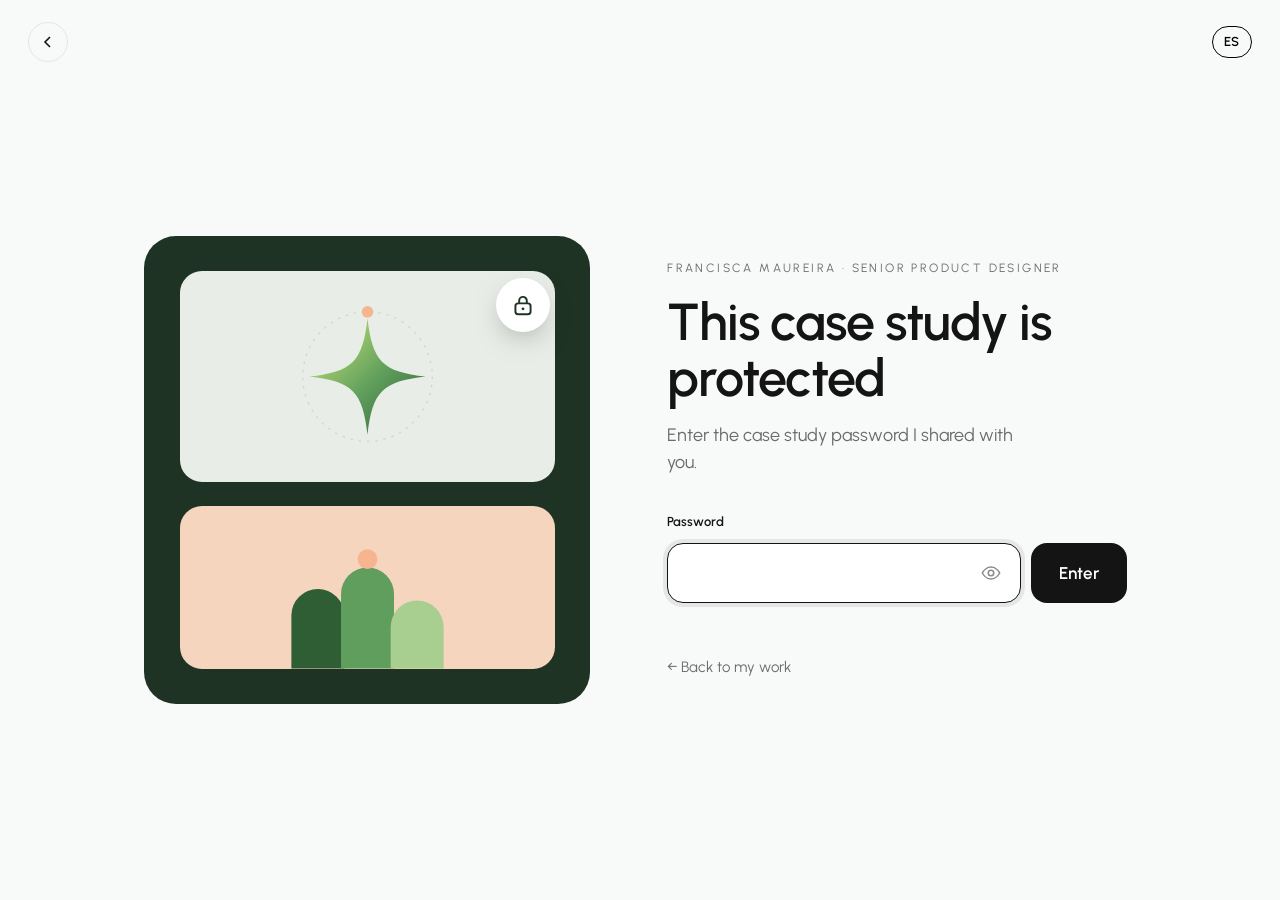
<file: case-3.html>
<!doctype html>
    <html lang="en">
    <head>
      <meta charset="utf-8">
      <meta name="viewport" content="width=device-width, initial-scale=1">
      <meta name="robots" content="noindex, nofollow">
      <title>ETpay &amp; Monnet – Francisca Maureira</title>
      <link rel="preconnect" href="https://fonts.googleapis.com">
      <link rel="preconnect" href="https://fonts.gstatic.com" crossorigin>
      <link href="https://fonts.googleapis.com/css2?family=Urbanist:wght@400;500;600;700&display=swap" rel="stylesheet">
      <link rel="stylesheet" href="styles.css?v=48">
      <link rel="stylesheet" href="case.css?v=48">
    </head>
    <body class="cs-page">
<header class="header">
  <a class="back" href="index.html#work" aria-label="Back to work"><svg viewBox="0 0 14 14" fill="none" stroke="currentColor" stroke-width="1.6"><path d="M9 2 4 7l5 5"/></svg></a>
  <nav class="nav"><button class="lang-toggle" type="button" aria-label="Ver en español">ES</button></nav>
</header>
<main class="gate">
  <div class="gate-art" aria-hidden="true">
    <svg class="ga-star" viewBox="0 0 200 200">
      <defs><linearGradient id="gStar" x1="0" y1="0" x2="1" y2="1"><stop offset="0" stop-color="#d4ec7a"/><stop offset=".55" stop-color="#5f9e5c"/><stop offset="1" stop-color="#2f5d34"/></linearGradient></defs>
      <circle class="orbit-path" cx="100" cy="100" r="78"/>
      <g class="star-spin"><path d="M100 30C106 82 118 94 170 100 118 106 106 118 100 170 94 118 82 106 30 100 82 94 94 82 100 30Z" fill="url(#gStar)"/></g>
      <g class="orbit"><circle cx="100" cy="22" r="7" fill="#f6b48f"/></g>
    </svg>
    <svg class="ga-arches" viewBox="0 0 220 160" preserveAspectRatio="xMidYMax meet">
      <path class="arch a1" d="M18 160V96a32 32 0 0 1 64 0v64Z"/>
      <path class="arch a2" d="M78 160V70a32 32 0 0 1 64 0v90Z"/>
      <path class="arch a3" d="M138 160V110a32 32 0 0 1 64 0v50Z"/>
      <circle class="bounce" cx="110" cy="28" r="12"/>
    </svg>
    <span class="ga-lock"><svg viewBox="0 0 24 24" fill="none" stroke="currentColor" stroke-width="1.8"><rect x="5" y="10.5" width="14" height="10" rx="2.5"/><path d="M8.5 10.5V8a3.5 3.5 0 0 1 7 0v2.5"/><circle cx="12" cy="15.5" r="1.3" fill="currentColor" stroke="none"/></svg></span>
  </div>
  <div class="gate-box">
    <p class="cs-label">Francisca Maureira · <span data-es="Diseñadora de producto senior">Senior Product Designer</span></p>
    <h1 data-es="Este caso está protegido">This case study is protected</h1>
    <p class="gate-sub" data-es="Ingresa la contraseña de casos que te compartí.">Enter the case study password I shared with you.</p>
    <form id="gate">
      <label for="pw" data-es="Contraseña">Password</label>
      <div class="gate-row">
        <div class="gate-field">
          <input id="pw" type="password" autocomplete="current-password" autocapitalize="off" spellcheck="false" required>
          <button class="gate-eye" type="button" aria-label="Show password" data-es-aria="Mostrar contraseña"><svg viewBox="0 0 24 24" fill="none" stroke="currentColor" stroke-width="1.7"><path d="M2.5 12S6 5.5 12 5.5 21.5 12 21.5 12 18 18.5 12 18.5 2.5 12 2.5 12Z"/><circle cx="12" cy="12" r="3"/></svg></button>
        </div>
        <button class="gate-go" type="submit" data-es="Entrar">Enter</button>
      </div>
      <p class="gate-err" role="alert" aria-live="polite"></p>
    </form>
    <a class="gate-home" href="index.html#work" data-es="← Volver a los trabajos">← Back to my work</a>
  </div>
</main>
      <script>
        const P = { s: "oX2EqK6Dq+5fwh+YinIYuw==", i: "QxtLpHq2Han3sBmQbx/RqQ==", n: 250000, m: "qESPuvGUW8C2YyDV5CtzTzyCSzuvmMEvNXvuV3Jtj7Q=", c: "mKa6ZkCeKCOTkXBuYjiMxPkhlZcrGUfsY4YkOIZMh/aF8iZBc+tAllX+T2gVa/89Ej7i5m5yiXI5akVDdIlPqepeAUea8zOCCOGx+HNYRjTfVuwOJeCdGk/PiWRmyps74VIMPmcgTltXmttcNGazChnxx8+14XolMmYMl4Eot9Y9FrbireVLDfMWRuRjAxF7RQR0HJnDgFm7+0tkNuZYdnzywJ0ayPn51znUYw7wlSOpBeiCs1i9z77Hn/5pxG4vjPZdvuZjnQL659HSro0t5h02l6TeHlMsYjR1ZmOYHqh/Dw2mvzQDmGROWdHMMoQnd/0+YtzWEpZ+NuIT0GaY/c54qdM2QM1DgSNB7QflQ06qvIoOvDNb19gBnczTx6hOUY9QHbhV+dtIpjYW0vliHBX/bh4gvh7XOnwJ+Z8FOzkTIO/ZQxgjWNM0+yHPz1Mia90jaGRpG+pj5a6g/PaXxvGmOY2lLpA6XZVHnXaQKILnUGoM5+Vtq9khcD1qBNO+vTnBG1dZ6h+JTFYQJNiixO+coGRq533nQBIM5OEocjYSvhiFTyzMsbKKfw3fVr2G3LbAfnqYQXYNBWgGUVCWIiS6YRiZZbb7lyuD7FemtnM6JdTiomSP4K/TxE2kS95tA5sGjwh1FaLvfn6BfmLabNUX51JMG3/c2Ohob7EzFBCUom0z5T+s1oLfsPIRR1PKNM6Jh1Ii7vjjY8LI9syPhTthjmkTxuUbFkmovlhsjRQOK/wJy10rPMN9AMIRnMhgk9ewKWoYlYQUy53tmGhqO0TzhylAmlKWSKrOxkCYA33Ys/gRVC4JfGrx+j1VgAIN4Mn6+wKDbVc74BeXIwxONWBiNbQmUY1rLGdukW+hcRa6T2poAVe7OHhHsxdbb20Q89StmTRBOumD6O4mpVyIyb4u2WG0gYINaWlx7uICLZ/i+XmvE0e4g3S65dNoEMbE1liuQLrA2EsCkFy632LaRNpNSXMyliZNMvB0ah/YAeNgZS+LovlxF2R2caBlyS6RruHga2h7XLa9n7YfR14dlYhSV30BXlrNdS2/Uz7FmVmH0wg8q1MkrCivi1oQ2ons2JjqD1XZsdL/XRf3UNHGGMJMdBbBfkMJGcZ1TBa0MA5/kGH6ArydxB82l8FXYxePxoBgeLcmXaAqgohpiKwDD9QarsCMZiAUM4v7q0NUoaVxtNY5ne3T66vS0n7Ab7uS9o/Mm1PmcAL4fhsccl3d+r2/[base64]/hh/s054JP2WbILPjqHvLhldcSqeq4vDSAji7eNFvJz73OEkqO8TaMUq9+In8RPh00vOrDgH7jkPodHHvA8GSc49/I6magT2IChlWeLxPkH+sZBpN3o8XQWlZIUnIhm6nwpA+q2ybkGS8iPn73+omFnDmgaILK0Wz01fc1bcV+UWfdQ1CJwHuv5S5Ax9wMS+aOYsBCnErotImVIK1vKpsNuetK13G7EpT5t6X/aJP1fSSy93tWY3M3DoPMUe6KROxe2h8TRt7Rur09/B80EHSwSuBwdpNosuL6hr/ksu/dJ7i5PtJtO9LFxlWCfVuINg2VsQQ6Rri2jO3xJjo8HkowuAP/R/BO+hApw7ZTRI0osHxOmc+Xo81X46m94/XvbFgiPo9R0TV1XzeLJUp6/R0KO5bon5R6TaP2Um+ZVZF7iFGwXGy93HaF/qIk9Mk2QvClbUhk+yoOehH7JJysKE93KejpOtXDsYTpd0JbMCmVNHuojBzw4wK2OcujU6268b+KsmE+ROfXAYMxMvAkYZ7peb2U7cpTgIQE1+M0fw3bafQUw3E2BDwoyfWuUTeoA/1B3ThGBlGf2ygtsBilZycuO59CJJZPdI1nx5jz6Cf2YsmFezFqzfA8MikBf0GfCy3yuMr/5wu1ewMNJ3gdETi3/jjto+jRFjC7ilZpxsiT+ij50NsKZGcG3ATwaUdiVnoUJhZWYfcNU0od40+k7GzOmDqdfN2IH/u+5I1JCmvE9ScsHa6eT9MTVRdFfIdbU1WJBHcjvHRy+lJW/rN3m3mSe7aQs1wEG9oTl4BP4xXXHiig6TzNZXNvQsMhH9Q7E8OXu/[base64]/3OTdIHI0YDnM+Ag6jC+6hI6MM+SgLST/0+KuTmxAroRndHeG3ufUjpzjc34Q7v87+HHMW12qJvT08pyUe5VqSHdUTgYV+eLYaRz4dxoBMeeLiJjH2w0EAtqltBc0C+45JU7hQg7Dm2NrMQ24vITHWsLp2IU2NYBXJLpT7uvjTSjErlI5QPbfL0U+f51jX/s9U2mPPW5asfzKq5y810Hl9gn4N800OuIlBPYl052Zeq4EgLiSlZ8+v6xhXgoPySKYZaYJX2XQUqSMQuWaPU/1J2rDWwcC6kJrIHcbBwBpLDKZs9wPwiN02e0eMY8gsMPNmdPU0IZPyfwnz75w0cyWFVMIF8inYJ2nsPacgb9eB1U4xWDN5fNFWefGQ6M6ZCPqRSR8RVjRZKP2nYP/SjSmP31IhYduVato5zjUUtPjbhGjHvpVYuq2wYePpotFCVhckVvtj9aTzhZFM6xhTJkeMeU1ocVM1MwpxVJYivO8hwNwJWV//JZMlKEHnpYSV/3s3UOl/e8CZRlSp0aVoDDQ/jWbunLRyxUhVMHJH0iVEv5JSgsv6RUgHHd5q2ap2npspbV1ykIt6eDrq4jaPAgKGpMloy7IMUdEKGjUfqp/UnzA35zdCbVqK7e9GUsasi6Qo/6jACFzdwjDWfFOyiZ3xV+oCorYf1OdSPnCxqrzAJmDiU327BVAYUXZtcZTRShF2Eb/ukfOXyIGLDtlbh6KRt7ryAIUCxWPJGyzwwUTp4CteYJBiIORkpi0BDk3U1f4O9H9jB0L/xA3dhxZL9MJb8GtolpC+hvJXAiaQpnxAeHk+89OV9ZJxaYWobFE/YTPUJ1Z/0mpTZ+YS3vz0JaxO/uxj9WGtkn2zaz/AhHkJhfsJlEvL+hd5AXYs/JY2JigfiQkUMxhFQ8xg5Shp8H3tVgrjO/G3vbWCv7ATsUX/ehEzTr/6PXqXBHfnaweH5Ub0BVF1VCBfQmeo8WnCHot3Ek1cZQzXD/DKJsQyeel2b/vKyACWPiGgcglxLfLUKo8vSwvan5aCMtP7XpWfBoLyJQYK35AzWDFienZ9F/NmYH4NyuMNbhHf9DAFovzclS7HtOvMLzUnb7TIHRRn9pfUwB38fsJALC8XrLPu4bTzByFzl/WyJKt3XtV85sCubyHKuerDPXK+PHP/H++V8tlST16o3CH7Pz7IzRsyT6DhjSNbSkPKomXSQWRJEUll1SSWQZT3FyPxrxiSA/YpYDDVq/ZPsSDoz1smydio8441T8VUF01smfqQVTgJoKGlZ06IhHCQSxdPjNvdVbx6M7PM/v2YTIuIJoUzWwkNxyFzCbOehlSEqh3E0jD8n29Z/aIJRl0lLZKji9/GehglbpdEtYbUG1kJIhbWpl7SFpagiYaoX8cLjpe6QgiFf1oe9M6UvBHqExR3MZuQ18piG5Xb3zC7AY/iupArR8fuA/pncA4QvNupS5A4zXH9+I16TP5jOQSync6ktgvYFZrPTd3OtAVjCoLRUil9j4LNtExkc1Dky0aOKo/ldieVK14x9xWup99+XpI0tzE6Hnv5yiOmVLp9wK6VzFfNUOSNmzYKDXk6iKRyzqhxE+gJMDk4KhJexEFJvotCbkFwEdDKSOfLRPqsNHPfvS5DYqKYGQPkikieNoDh55WP3XmZTyTUGCQnU7o8bLEDg3/gXRfTLiZUybgUCHKUCAwTVBKyYFQrHDU5G27uvxmtVo282fRToqKYnsG2Rr4xG45jnuXk+ErdgeQVQaSD4fPuryT9aDzQs1eQLyYUgUDcyeD1seQP3wKYdyHsrhG1NcRkVHQ6pqaMuuMMxGrsOp0EiJqfXUhY88UjMHz/BlY1J7q6lsSR/1rEcd28/1LC+FMENx4Mu+h7/a548hpg/2aNnpr4vEt0QTROXTEhuUhCdIAF/cs0/imTDYIy2BA28tU+IxSiRbW3GHfwQrtpRKy97PpdUPYFsCoHfDoKaR/tVjb4HAiEnrcY7/RnT8jM366ddoI6JNwgm7U2n9Ym+mq+TWtHJ04MX64134yPNMOzK0K0r0wscCzbji3awMU4QtCwzzK54JtV77EyVjz7Ns/ZMMqx8DSfGJqxmjCt6dWiyoY6m1E0QoKM6uOB6eCAbvbheo8yaaU2HZ0WNKvmv3RR3O67Hjm1dz1rKQ1FYsCZEoM7dUPV++oiYSvwdox48qYEF3k1Lv8VX6IJNPMrx71fIQuzEU2Zp4lciPfh5qrpWvVUw3p/mdwOKzkyV/+rS34ywXyFPRQ4xxd3k89nVnKPBIY4rdVIsglRBH0UcnDBF0FwC0bYIlBcPV5D2V8YT8R2PX/h/XIjaYstoXURu3eeAOJiKzs+Rw6JTanAj9uFJ6x5AAQDl9VbSSdVN/lncVTRZWOhw2OmrsQwholQiPUTXTJIbx2P8Do4rMOaCrFBQx7DQKMBHS7qwKwAVBOf9/in357yBbWyc9KlLZ61cf+0ymjMuk/t/xOTikqq5H4sVS0l1Bmu2j44HNUmwtAtoQ1Ft+cXuhSCxU3g+n2bSRWt1vzsXpA+yjS+nXTi9IhK5LhPPJw1ePWM96oXLSxUedOh92GFGMkP/T+KHtVci3gf8Ok+/WAc2Qx2/Ij7dGpVtaseiH7E8Ovw9l3xyfQTS04KGM/ZIVJe6zFD+pAci4ttaEdIj/LYGS1l7lZF4azNFuOTrRUDE0TJ9tYmRN8396Vn9Yzm3TAglIx1yeb6gDJMiCbypFqiKCYuajIVNrqPAsydZBTa1SJUMVLXS8mwwnOX+nU6DaHi67hsyvs1y+3W87EeXXmhFGVKShNb1YYbRlcOFvs814PMQKR3UaFJdW9jrRSiFY2c3zK0oiKF/S/sZ2KP2vOXPyOw9EP7G6gbFB6ZkmryHGH9SKIj/0iUXgD3OVMq/m2I+eJGulzwdyBHASFDpsqXcwNIe8G3MUtUtKL+WHXI51s3//BPCSzRq6iNNduO4uKY76O2oQrJ+N6MfyZuzu4ZoyI84JsxmjbsNf9G0V5+bG6Glgy91b/P/WowWVVsQIPHFT7cM6vwLZU/eLUjSm8hC5VUZgghP556Bted0hRyQaxdf97yVmqasjQWBHhmNJGpZu+GZE8V5H5YZf3PknLZwfigC+BXCY1qpuGlobMdtLUdwqE183QSggOcPdjUAlTFQP8xlmxOmKpRXbKUY4KN2L65D52Qdm2x0MBSXkNwjNdK/WHPPgmU51JjNrEX+mI/dXOvX5LsGW3ZSOgpNXQLls4Rfc1MFLecR6rj8aIqNOboWCOwZVac0PXHrsTlW5JPkRf88ouQN2OblrpBbk13OlRo6QthgbIPMoxR3tV0exqCPh/G7uj+42qstHrbaoN/KjYp2C6MeCzfhy4F9GGRH8wpGUVUa1Eg99n+ChRFrH+bVN6EK/+mKrI4FbpH+Jcp16Fsy+YvUcEKMuE4u+W8CGvmEp+/bvHlZwHow3Qb6OdCQodVJ28V1bpwlqSykqmPA8vWmYnGDqNuIt8g5qbsbc552uVGeaVTTgDnRh73AFjQ+iN3rNwG4OptGmuSiPhqqkp06vxogNFwq4cEgyOFh0QD23nyxugNW7GqvBn05CZILgfeDiY4sqPoR8jHq34hN/CE7ojqqvj/dmofufvQmQwsXUXRvvZtg5inVYMiZBCIb43A3m+VIklUbPAF7E2hQFRwrJjREAthXjSqjIIvgvKMjRFCQckZWwK7Cu6lD9kvJxL9brPHqQ3CV28M7Z0S7tbvSxo+JYTLnIspw+c/tHgaYMYX9fV5jF9hiXmQHzvW/GAmM1ZlhbYY5+szXAlFdENoaK1nRMariK49MgAwuM56xiMQmrVuNjuRBFLJrlyJYZDo6Q7AdoLlsxC6K5afpp9k88gTA8VshqaH1ifYbSUsBPWWoScZyFNEt0APwNXgeelQzRE8mBryO6MtkL6C7WsO5j6NeCPKqeTtJn83N+sloMZB3x/GiCEita0ZxjgYrVvhDQbpqlizWjNzMtZZXVxpsSgtSXMqquMLLhyCS9R7sl/PRgv6c3cE8YupU4WfIIfk9z1tQBZIhkI7yqjZe3QhdrQCWvhGbuXs01peMb/kt5V6qSWmJgyp3I7jEjDEnS9JOJTzb7GAzDspb/A3E+vcu6E/yuVtmvGinptxZNrImD/SxgKoeAKKU/6mvtuzq3C0RhSx+D0IkJ/2+DX2WwSz4mVCQuqIyjTPx/FGjJ4or7KqWql4irxEuZs4E8cz8qCHrtU4eiqNV3ntSRLUFpfrpkntsFlUvEc55i40bsx946KlcFE56HqBtTYSxe8PL3qI3L9iMmaXLo+FwAFFQiHM7cx6cA+TIkU4ZXHeffg3Trpon9QZxKF+Vb350IZ3CYu//APNPi7D2Lp2x35FXVmPTaeWINw7tL2o5/0z7Y4N+9nCKYDdOVYXSaylpDAG19IEYM5rLLJltoAOTnwuxGk3SdN4GGLzUxqh9s0lvHdkPUP+YjWQeMHK7a9squWFcKeGthpeNMggdyCyVdeVEp+w/2gwmGT2ap6v8Mus5fCO4Iv2z9uWbNgzdBi5gUwSlm+tu/[base64]/K9cNM0OcH0Se+HauNyt2+yUt8sfFnDvi73yMcTo4X+cAten7146cya/cefaLZyZ+cv4Ec0nrnAF1tCsRsOvqtYF+Dhj+FEKdX6qJK1nrB9xUYWnm5385+w7iPd90xK2XRLevvODTtoHH7KqdoWF9+I63GKOZPDv8PB/BgmTPid7WvgUm/++4b9pch41O//jTzetxCTL2cHv3FSdvP+tnQDzVPvBGoVqEDfDhtc5o8zkdmHOo3eFM854S8PXV7lOYGmIv8q9sJMYZzGfNs8MvoRrWnQR7kUQ3Sv8or67d9YcZGOZDV/Xr8tesjv7UXQYHrjNVTB3SlZF0TnUzjtd9xKHCGwUfYQyhFmOOUCQRhwtYomiE9/BmkpsFtyb0qGKP0tSAM7Oo9fFSlApSJjHRggWGvD/r4ofjlv63v2QeXThMtlZqZ9q+Jd25pL+N/3X/g5TVsQ5UmehtVxJOjVSU9nVPeyaGUe7wLcoj/MyZs6X0UoAcestakIiL93GxIXrMh+Ty2r+8GLi80IO9DkxPGiDkcIiHd/wEC0rwzoq0vY8O07yVIEE+6Vqbqhf9EbqOH0ndHpyIKd2ekJZ9mxfHPiMIGiNh5MuC23VcDkd7e+SFJbQO+GGIfLh65Ki+gJX8ihGHJgqt5TTBmam/hxRf7QQyAc6O1fcBJDGsWOBdIzNq9T9YXzUnQZP/PLxwsRd9T8Caq71QvkxY0zmZ/eSI+8asARdzLLnp8P/q+ww3eYGw79KXWbQGNSyiX320LPlYKWO+jASmBOhsHyde70sYZK6daF9lEMS37z105MGy6gMb0MzRLnD5cTYk3ieKMHL46JVOfJaMWBCWFcI2lNUuxvEVzzT1aCsVY2156z3XVPCbRZ+/t6NAWvdAeJG8Oj9MjBG7HxsJvgT5snAIQ+ji9VVdtRIt4JlMQtCPJXtkZLIqHQYSFShPpTIG+CHU2vr7MnojOxW1YYbWSs50Tg53VYd9Aq9Rt+QsyZLqU1iySD/BLA39IyUrC+ij9oR2j0PCdB5MOH7YsRxYsc0Mgjk1FAALid96S5CACVOYUQk+BoyuoVfz/zo8IDhDUR5uBHsvwYkE2BzvDuKx1ukYLhKpNWHoEmb91i4F+vENfm9K7G5XMc1noxShjQzDeOr/ww0URnmdZqUnPXviOm68IXi5EsBqtOS37NE4vay4PcPDQBm3I82KosAfXIaxX8OHqM/XeneE8uutL0sby04Okcz5VNW2Y7AAtn0NzwrnFwISZ758OSTKSLraDzCRutBFwCnwexIhuKpmoU5IWPf5S9JnmnICPRh4RbLULyC0CpNj5gfxB6bOuNKaOQB8gS+U5oD3VfqtN4MRiujX6miwVOin9gqoOvgUMr2MX8/lAvqSCtJI5irkEvUXB+mWCGvPuZc5a0s2tZyr02fv3+UCTBALGhP/0z4NNTH8ZaBbwBU7xUX+3AMM+EwSVF1mQZtUk4m/1GiDbwNytbKnFV7lY/GhWNvkkFlmH4WfcBY3i+WXZ7h3ZptOp3lkGdAPVdEZy8FArnmGGX5AE3eSnmBq0tne7hDyqF4po/t0OJqEtt5Ew1hun6s+BDtUrwSnIFVUkQoNjRt1N82N4i1v7iyaoa4FB8XhCgcmOm8ie63WmmWyrwViiu5IkfzICAbI3SQLPttuRIkEolBrLP53MYUkOtomKoiVlr33ky07pElULdWx7YUua9gAX9BUba/D2C+k1DQBVA4WA86oVfwWF4vi18rv+y/UGHKmSKaIjBjn8VVY61BsSAhBTQTtcxqSh1G+dofjXGITP7ZhLIfUEoiYZdcqsO90rZIyTT6M2HFQBZiSBQPqJycLYjCAVwu0XX5BCBChA1zGZkZYNJeCZN5anomlky1Q4O0AQcm+fzrscpIH3oFkELwHqZ+WupEhfNj3soxU0Z/EChZEcFU3VmlyoMlc4UlQ+g/pyqHO5dM1pzBlmdkVuJ5/QGMknCDYmzzhKNE7lkwde9pFW4ket2D6nMqt0CQIjN+vhzgzU99HduFHm1rMZTjS27opSnFsHKDiJ/GcJtO2tUEoLLB22hXk2ryQEXPOfkTLoZXoos9IzyZMOO7BkB9CtNPE3kcGbSdUW0Y8vLTp+ChHsEO5j1baSWxXH456Rgg1iaMrLpAiNWJOvvNsINaX7vLXdGqTbiPbJITEZDbx+boVxhDMmoNwKHsVM8sJdpnHgceQa0a5wFglknFrIiy9WhUhXY9T1/GYPlI+S1B4y55qrrr1H8hE/t9CAm27M26yVgWT84O52jfZufQUDZ2ovshMWbNAQ+s7pPOkYC6zk6h3jGK9tQwUM55YQmCIkSVBqDbWNijrW6hsq+ZkgfNLQvYrbL7Y+w5Qq4C/T8E/KGAqk25+8cA0O6jyf5txMLAIjPN7TUFp4q7P0Y76iKdLowEjyCExiWhuKz0L8yDbEyiTdyxxMK5552SlOHYOIgHNnD4A4HwhrYUX1nCe8IOYlkY7slN1BCI/s0ltRi0bmJiZvKLws4dBb/RFZg8+70Tq6qdeIVlb8CtziwvI7Xz+eafCh6FytHWenU5cjeNYYGy6JsRIjKxowyDVC4+Ta8fqNO2hb+NgK27xsym/J640gBPg5mRwaVI/DoJTxP/[base64]/mYPg06VJPvgay8pKhVn1PP4WS61MfGlI5DyaUTlqKiGx/U/tv/Km4sySWjA0Bej3Zh/J8zs2haO4h1H4Z0oXBeC6aP8cv6DOWuVWGY7gTvZt1BeOiYvoGLPrS686nY//PdOW0P09j702PDQe5c82cyukF/SYOAf30orjUsJ0I1H5v+/AWm/GUORGMq1DlZ02wumB+RuVxTjQZlXPenmiElyIIpq1UNE+GSTNuvdQxO/AIaQ9z98Teyf4Ar7Ow5UegJjxuhOaPWhDZcnsxk1oIrEY2XZQeAsrrLMVBoPKVqSa4FYf4U+Cp3PsrWssSKROh8ECE5M8gokfA6ssTQJoBa3ta2n1Axb0oskZ5pNei3Bh7KxVL3m4wcw9mbaC9xFLVx21qVoETXJ2SNHOQl4F/APawX6CVlKUi4YCYqG0sbd0kQSQJU4YhnxqOf4vWoIrxEyfWdl3V6nxzwnfJAShVGm8QJv3se2We8vzHnTDR4m9SLwUdJLEXzybDhyIi9arZZao/gxkMcyvyFFHwyylZTyTVZxK4q+QUAz41A4Xk2Fy3y5CGEWK6otKMmrf+jkYEH/[base64]/gDCLLd5+rf0oWudhKy9Hp8Qo9jVx2vxTzyQkLV9ZMzPa+mihD8u10qX7Cm/PEtD4FSb1C74oQpWmjf4BdLFoze0n7zIrYrZUQ5aOqM7JNxctlNmgijPkeRSwH8wSsYg+Tto36iUZIrhLAk2PD8gn9P0d0sacL3I3Wgbd5ZEyBTi+WrxQjlWcS2EEY8rJHMPizh35nea38QfhZ3yWPs/iM2BV9POgPBIIOTr+1HGMU++w9rWcDL+bdgjBN1MsdqoDFgI6dssimU97fywCgLTZYxn3N1ft/UKi7pdIEEIu3HMRlRZiNi7mbEdG4wsAuz63nalCRc+zJ/4dc6EjUXN3WGeTzZCmWrO6XyZWkrdVOB7kFIvm9Ks/OexN0xaLlRUO5STAAWOHJb1Ugfw3/DwEy3aqIniP7nG6Ox5NJLMuxJkxAqohqANVSr9lZvt805dTYcrqrwKX0/Uk2gxuBeAO0rCXcK+fM9gNxp3qyFiaVz7Xxr4NxOdIWDHUJP3zk5S8bpLPcTNlzPr//6G02KJLMrgV2jGzgRY5WfrgRzfFLPxrNnfr8wmDg05Vpr2JPMnk0MUAQuOtDU/UNSNTUrgeW55RhaEFHaNipuedealRsrFH6VYmXP6aB3veqTPGrfIuMEeSugGOSyJii3XhgRnM4mENYbY1btjMbIMMQKxWW8Vx+u/5315jZ+Gc8Tj9z1HnSkYLfT78GtDqD7DW0YA++rJtRDfvVMvKKIJRc/o8Dsg/RVQZoT/[base64]/DHA4KgV+JljwLWwRL/6r7XPf5c/JQTYwijoC25Jf8X2kt+I4Am2sTFsnVgazhpXn78C+TgjuBxkY7YHZ0J/EzrS14VRbTP0ywft32+uKwzSzf5dsiZ89QOrzTQJ6bMcME1opWtTBejRlDhtnBzDAAPdbIzcWKFBqcjRe0tB+vLYkyeVwRtyBGI3vfkn3J47u4tut+hR9tChJk1N7HHUmMed/BxDUmuawpFb7S/FGOUg8YeOGxZwP5G3lhxqC2y76Ovag3PC3Ds9FVRj9hAlBINyUzZPz85bTEJkD7tfhRHvsrhOh3wXxEXwFMcU4kYir7gcfNAMIPLeztMNQ6oXWG3doK401puGXARmU0Oql+5GTseSyd6X2gXNe4cbyRVbTQTdXI/J2Ed1D9d3bIdCTzLSIC2ooC9Uh/LXqVee4xjlwY+I2XCyZB9OwHrfQD+aBt85pbscn6AihrP3Kd/YkdQ0KuAq0Tk9TjWK+tHXEZolACVyaNqVLRLqEqdEV1fViH/6YCk1UYUhCJ9OoZ8xwjWvYvtrmCbsykjCcq7jotTPKj3lrqlJUjHX4upetP8dle0LIqPlRbtKTRIqGPKR+LYuwBz9HU/+hCjLdFK8K+q6qwGZQgc2sxJfjTUgZNYdGOJUsx3wB4YPgZy08VYArnU9vLJSOX4YQBI70Vp5YI7JEr0iWqZIASuDHVTIr3Ywo7AKhfHmcGmuBWbDE/D0rEoRE0b5RZ42T2vN557hnPkvtbvdsEuAFaawEyThIjbsCEcPyQTAcGgArCQZB2XteQ3upwJt6jUNlYsCsUhVnr6lubpb6j3c4AMmhhULbn4QUGf/DKlrFnKukBEgoPF62KKSjn4cKDCG9S9ZlR0QfHwqC+iwEi94Nz3wHLC1QmrlJeuS/flId8YFnLBQw1jZXePWuor2EqlQjh+WjOFX7uD8l10Tku6ecZ02iQIOWhTsTXg3/ZZxt0BJfML3lLFEA1kSmJprcWtzKI2GXo+LM1AKBiqhnWU5l3V0fcutRLFJfyepURZsG5g826f7lOm5rya0CIq4d64iMtS3MVf4idb9S4Iy0yMS+sLDXZYYKGjC/HmEypxCkH9O8HB4MkLcJJTo0HyofDYzbS1KeHakxGSIct7r2Nb0Mgc8ksZn50KZhtxWQwe7PGENt3swEE//s1e1cu6PlWxOj9WqcuQTFpfj52fGz96QRWLC1q5lBpQVxTV4nYKtv7h9w0fCKjHi7WNHd6kY3EoxBBkZSY1OE2iWdTBSbUC63HZeBHiIUCtm+ajn9u3PL5qCfgRLhZDy8NdDHW5HaRgkfB8/6f0D/8AWdksdsE/S9MyldnFIkYtTOWiWTssfXNMb7EUK00lHVm+dxJc4jbDyUJms9EfvOO0x9vWcj3AlXmz3TkhyOOTDdmAW3DJihWHt83385ih1ifZ3tOphaPBCmu/tgCT3WUkOYC83Anful8QvESxSE8lpele3rG3bQr0hCb9vUHQQVl11Yf6ln+aOvwl2o2OoZY4cALHyDUxLL+Gq73IiFXJRoeQpKXr3MZaCmDPswyJh5dxrXplwD2TLq9u7Z+lFDmo9y2tSkAOFtnwjRjk1c9OJwV0qn1WmLLoqJ0gf84UAIOJeTT0Gt4vZoOr/5q8RTVgs/krK+RLpyi3Shf5416ZyaPGIOjyUL5q403+ou/[base64]/i+HPojSD8+Cxl1dipfTwtPYiM//dqRWEyxBi2krIUMpzeXWKDMj6sNAOHDkyPC9sz6b/2kG+UDAilWovv/vvW14KJo6T7jsj+cov3nVWgJA9bgcWVXgIi3zQqTUOMZqnDiJtLOh/HCO2dkZZAdf9XJ5h6L+JdIlKnwujsFLGZvuIMQEu+ZMAwJB8abnBSIHxbWvBd1tnl4hF4B7IABrQvFvS95Zo2R/2aMV+neEypzYd/HZTjmoCC0Vmtfh82igdEIFAXTpaXDpb7NmGozpcKMRzR91UbsCP0Qj6KNIWg8wLn3dM+1VwwoYJ/va92y/SylL6v6mqZ7ufy8k5yjF54GOttf1qPhDc5caV155Q4qLJA2rcxCShWelEoDLSTMcAyxQtYjzE8bDu6fLfuNqEgPsCSAR/e1NmWu/QVP1f3Vs1GLxZhBKbFX/DAu7ui+rJ7KvvHWp26kKk3Sga1cBEP7V4lXarY2UeuIGQBJuiFVCaBUwqWC5yMDny8m5SdjGOs0Zhs4qOMxcrKVLZLKnixYCYOont78I+Ike8gHAK7775ZcZlvtYzbrEe40EROwKdUPzeZJaaJaVAon6EGQ7nZyPMWExVDtPrRBb1Qp2f904Zcy/488/fXXQF3YPQUF4gCIVywVj1UBrkcQtm8CCflrSt802jeRIvVcZ/Xho/N4ifd9a8AEqoIPAPqvUBXNxzkNOb4flq+iGeJKH+6KXNl5pINKQcNnTLYYgTJpo1BZmhVt8qJ6fefrOJ8h1rhbQGbS13ndF4cQ2q8+ZIaJ5roeGJOziYxSNB8pyxnGnicylVJ7DjN/NEbz2t5E6HWGraWSnZ+6o+QO0S59UZf4lJw96YtBodVdR9TgiNMrkZT1AhGt3YlVW1DLNA2AaCy0MfXtFOznVzYE4WKmLYlfn0eXErMe3QSWgrUbM3TlMk288wSLfCTlo9TThgzE+xGuchjNtDO0nadn2v9vCKKJyb35M9YvggtMThtREkA+S34EpIYBGAZL+knS3e/181yD3DX1mhRfIdGNN4SJzoOsNsDgNlmVdSg/QPXizlfHyIkkhfnqrHlFlwTmd+bZ1Jz8R6isNPdVdKbBRGPZEPmV0rw+Voa2feibE3xfGzu1/AXz6yC1AKJqGMq4cgY/Eycm9o87YgfpWz1Pp3up39bI4gmVQQ7l+jL/jMgzlVbccXjJx3uiCCHDfzuMSsnz5Al4R0PhVnWzJSTkc2T2JiwvWKuGR8uMCsfM2LrnINYHfmFTlUVMfQj5CXK0Augvn4jb4UWvEL2QGCBYqxkMM3U35qFvWGKzD6ROMR1LDuG76QqaRjC/8ZbUiqD9+d5yOUbMeVCZweqwl8AFjTLoYDv+17QJAOPdAHDwdfT373oRz6NLTJB6R6f6oXr1z5hfVBN7vaeZUwbUHhTX58QnMu+gijx2EDtJZPGxLzCeQlcZPuPsgnSdE+ia0mk0Lvh+9HiusIGWh2xU1Ux2yPpbmrBF4/zEffGuW0l9En/HOgrj5SN/YuWenWVRArYRwfpI2/TJg0a2VXF41mpQ1p5Sk2/VI+Hw6rb2ygk8YKj9C64gxc8ODrxwtGOE2nTyPhK8ZRz+K969Xi7w8zVBSgLesMKIBWlRe5mLCAAjvsdEXDHlAgcs1nBlwQ4fuTQ+TwJda6r3I4b7JaLOI71DNcuygMSs7Htbvd27pMhxN8z2NTy+RxFoB+m3kubiWyYCahA6my6D6j8oFXHNwKgFshOp/AyNInVKwNCfZ75DnVH5L6QjhdfCsCEfSLWTgqS/ViWc3fIqqtDrwRHGLT0otZjvk1sMewIks1ciGHHIEVYu9Vd8AMykO2pUy7j8fIOi8izU+eY861sI/Vnoo3cshCC7Ahl6/jrAKX7WozxR8cfA9mWsJe+59ra/yeWtABPvwYZyJOqTwGk2lMB+VkEwCsX/ClbzHnhKYoRaianXTZjZF1nsagwjBhhwUq/BENBpoeCVH66hgEMT0YfDTLw+recokREwzdrmdna5YQu6AKtsRh8YWm3hO+ViQ172nqPeixcBZMhS3ywd4GOARt7V0s20wkZYk8KtqiKkJCMAP7IRrEHNmAoappeMQflJ5McT82GZ/A7sRQioqWGt9x96mX1XGdAr0GZN89p4byXfiO7ksSobzK9e5+d4qQAFIqlnJV0vjbfJ9VagIiw5ToENU/DWpd4jBBje0ZYyTASR7ju9HkuvxnokipH/aFEF5MLMwN4WQ9Gy0chmpYCmV3Cay4d+jKr01DrJY0PbvC4encHq9GDvJxytLmZ3o5c4Q6hbw3Jl/zX/sGS+74uZndpSXMIO/wvVGsN5KuNGv/z5icrdEKy3YRnzt3HrAZUHyrGjZwJ10mGxJezVF11wF3EKlSC5RflThux99KxpohXwiNNIRd8HujKTUeN6ucsRKW9lO+xai/87bxIY4GxEfbWMznsBbLjZ/El6ZbBufBvB1Z23poua1qAuSkRUMh5i7i/ohtYxGPoX+8fJokRZnOGcLuXUG3r2Lnd6j3WZUVjmoKgnxzLku67uHHzoTzpOyjh2CGIm2rC6FDi37Qf3IVZTLSjQmM6eo9+hkwlayX7aTfndgQXdA+pS+/OtROyvFpYcNEGK2Nn9w+mRp/5d+qLJqvJfUJZ9c0qSAajRD0gbujZySzhcFAEBgjfUoDz0UDIL4MrGAviW7I1BAVIBJHW+GnrvQ9CQ5ptvomc7l5AxwtXLUkKu25rRNJDVTzeic487u5H/lGyesiM53W/qkBjlvgd3G9y/IgIztEch986UOkZ7ZmmwYY/HQ3yeDI+wCR4jzZXAk95qGuOVewbJG4/19UdTi3UZO5h3pprPqnIKzqLHJNk6b9ctkxk7IKqihZg0pDhTYnRcsd4fdsspw79X4K9dnXSAwrpFiJSQw07WYtAvOf5gCHNkf8KE5cQYrOWErvnLitMWJ28ztfk+FmF1DMU53EzOBgVCPkDF7OxA/BV2lDX2kq9c0OA3t6llZ2SOEfHwlw+NHYkZbNZDB2q2eGBQgyyG5t9csKMToRetIB8X729RrC2MX80XEDHWsjIvfKQ9Gnoq+aai1Mu9gwmSd4y9P4VNIbsHMSCXVJ6Si74jniORgPxTGUENFUIXNBZuKOoCvesojAgpjhJImxyVFfsF04VaGOQdf/[base64]/wOPagZUrA/2YxIYcyj9dzxroKbmiIDfSSby0/PkJfg4zoqEo0BsigSl7X8JCR6oFoDG2orjjFG/NrqCDyj8kTPyTX86HeJShO+uZZ/ZNI37L/dsK6ANByYPNCyG+mouHkhDpP6vOBDTk519N96FENo1gsoZ4iJjW1tB5GgIfp2TE0jskiW3Qx1DHTsfQF6rO2s/2rBmOMwot+qZInq/emCcvEreb9kNuvrqARGsDnBUF2dQBcRaWaCqs3tqwRjZt8dO6r+ntGB/qB0BcUjCRCkRr7QZ6Q3OitWXck105qSOUxAmdRhzOO2d97EXe/3s8sAvR6K0tVwf39NnXXLBiinATAkCCTYb5lB2kcfvz+t5X7QCWJmPkM/xgn89nVjDMPYmFyzORt9MZ+Y+WmjCJmGFn4fRD3OJb3ZlIk3O7xeSA5CnxRPmO+bMbODBnVoyejHZp/XfqpwHzifQH87OXx0mfJfRijhh6a/sDbYxXOULFlcpL9wq2Ey9dPaMBDUCDNp5BEARYq79jAnzL+kb7QQghq2Ef/YJa0HXKtTcviv0A59yUHRiyvqPRs8TUcSCn87agPe1u6g6fUArq4bcPDcbSw4WacfybdsMOYNApkqnKMMQuRy9wQZY5nyiAKooD+uchvVRJnvQoypRAx9uFe6ukzYh3HjKcgf3aZqrjnqKlRtJhUriTHfF42Oh509M51ch8ELm/pRgZjMwPMkbXCzQu5FKagB19J5PRvCNmS6T7ZDFa5qJD6m5ejqgKJHTKvxP4WfzwFbP09JeGVyKGgmx8UxQQux0h7nMvJqhL1Fj/23pG8W4sX6lRdWJEWFdknc35ZXq5f7vTIBYMyvaIjD298E0bNHM3SLEfUPh/[base64]/5j3svDQrlO7/NFO0Dc9+DaJTzuGX6TE5tdyEACuMVSIqsgjc31+cdhxCv9mEaDwXfAQOr3aPLpPgeAQ7aAwGnew+6soKq3ui5vSSTagrsaguVFenDM2FWb4GCL6quzM1Rgj9KEAnJvPe5XOiHVar07ovaFgkozi/IoEz5Xb++MkkCAuWUYs2LvDS4VGxtrDkat5xrs6M1payTsHIfcjQCAQ8fjUrTj5Pcv+asGDsN1aAJXTaHJy0MOG5gCSBI5HNH1/rrmeO2Gxb4/Q4n5YMQLzMUuRlLvd157d+0SgzpJ+5+57+1JPO7co7EhWqiqVnYgmIwv+kCdZaOCsvodbid0JGjdudzgch+2oDSK2mtCvuNUVc1XBR9d7srat/0s1Fa/iw47litOA/guSjIKP7894XRlk9uEaxjt2YmCNpcO7F88ae+0hrq03HJKhmyQIq2XLh9mFkb/22MqcH3thR6Qu+aVdZ7VA6cKjIbAXGEcQulziwTYbrLq55RNRkJ3aIJ1vCWlbQCLeY7HmL7V5CR5CghLHyGXfYSUdPkw4BGCuvdBfUdI8A/+McnG0Ni41NHYMSpMkle2r9668avVayn+Pbz+ERiqHpkAWS7DNhd8osA1pi2SeP7KFAK70EWji59pCRBFg8HyLT+ZFApHpL0VDTzc/jdS8J+wo1Wl7cwc7tbw/ihybbZyElvWu7DPdXA/qFLQMbrxnLymUpoyJbMWOzND2mL1H112QoBIhq9TTzOnxSKL3hjvunHCFYSOZCJlCerPJ/pEBb1q3ywpB7FJdMLXVxH7uXVKrnLWNOzabWjnfVpO8ln7fdspszJu/ab5ktdcQxJUUJ8/3iYMH0/f54vk9tvpk6EAI0evyo8E7qEEvbm/B5tajqVTHWFYkLVIOvJLFHXL4eaFwySMwEnfLTKN+Np9OFfPLMy50T0zZ7Y4BJ5vCrGOEiAuWewzusEm/kIS3027wL02nauPAnOoi0gm9wlimIgOScT6PKUh1v8f628nKpU5sRKzAGcHr+aRJoH8rDrygNIaNbuqnZKIfvLOmqp7p1HrjdMXkWnJ/67VGfWKSJWH3+zQaKcTyLxUvxeOMvFeKMnKV6B4nw/[base64]/s3ZL5FeroVS3OHJRuEegm2VxfPc7RyLD81+BKvBQS0FPOqM9yM2In2RtZ1zIQhXv43zpN5cx2ZIcsVLzHdP5HP5utIBZM1jBUOnnKFTTWLDuX6Bs/k9SG+eYCIol6itXfiOVdwRxlTMfAqsu1igXc4DObz1SiBLHPCfwMief3Nx1O3ctsCbkdn6wwU50sFU8FgrY4A9lxOup9AuEpe9xu0fgmRsgKZjKoqdpqcBKsKHXUOf6DcxmZBTryzs9vsLFrm7O6d/[base64]/P20lR9VBE77ugwUQ8tKBagkhNvrVMtd6H12L3m/sv4OQ1/arcCAr7RcLRJer1Kmjg5GLyZ6Rq/2XHOSZNVeBfcdoQ6gDlRmf0LJcg7JRuwQ1MFwNUtYgMx2FF/rX6NLaHaiqeY+nRrbCkA2n505V6WaxY9M91pQkxKzPrPzZ1a2xD7oBG0bpXU+8Rb1yl0B6ewTwuhb2o01Gu7qVd5r9feBXipjM0H9AD+ftPiy42tfkR40zWKhGOAmGgDnhlkEKfUF8xbl2G8ReMu8oRB8i2FMqVn7vS3QgAwLrBujWRL74V7T+C/6vUDnA3ANY7OJvLCf5lRwk8PDdkM4IJYLYI16yXnFMLZx4ohr/[base64]/FL8SYABI+rJ8cylXGLwpSzzd9agTde2Re0kFAdrluy94AjELZ9sF+5Lh7vf4Fu/[base64]/8tO0/8cs75y/f+iCaVY+/TTysMqHAO+/xIEc1PjBsg2sXlbAGJDlsJwyJ9MLQz6KaySwD709n2a06/jPNfZTjJAPJ9DTzEns10I8ryNpjZg3hKa1Ag8O3DfBPwvQVZd0V3Dh6/wwl4QihRYl+o4EOYaxmaXGoR4y1FmqY0FygmEoLE77RxCunacxSXFyubYrbISWu8zujOWfQ8+ysxC6sEqv27euMkWU50Z7OqCdpxO/hcIdFvUtcg9jkoSZf3b39sfY8QiVL/3WmPEZw53Q9WgCDU33JDNqILXIaePGpcZIeTzwhv9BUj1X7bBZgdcYx2+nIS25r6os7L8RA/s6VJ3twORfiLXop7cfipagVgSUwhTgU1ImNV8zY9kbAdetVL2iC/L1LxQFy/z/KFVyOQBksbH9clXX4R2FzguuFYPZTKvq14NTNTuQdi4v4o3xfmUbuwYsd88ph2/XAAHDkys3YaLDRyha7eKc/GkHw+CP07IXta96Enf90JyUAMDvOdiFIlsdRuB2YUCkCCHExlAxahL8lOl5rplwhzmZGy/LLiWRorLFQQUpThEisl2wLHDbzz2l00cofUir5TMEZHm6KfJJnxfyD+GkRZy0aGnTmDgGFZrbHG/7bzT0btAq7KS2UeYyEkLdZ2hssLx04COMunByvQx3z1g6R6EIJ/y95w9XnpR//aoO5M9PDl+BwHGde+tXssVLTcoUKpdWP/hj20cPSo9nv9jIx0Ew90wPzHAJQavrw1GnKNVUQstRm9tUqrWv6aUb6FEvtmV7fEhux5r2M6cleR+AYOaf4Ds4/6rqGkY949XFSMrRVyCCdkk7W1CgsY7Xz3XGhC704Gmg4igbwFrvsseaYzuMzwhDSqgtehCuMTbVSZgVs4OdJ6vK+tQH+zbOx0ThZlDXTYbuLeSPPzFMhkGry57OV/5r589HqqLoDo9GXzQ5cJiulmKDV8V1/o8ekOBd6NQNtVNj/yDNkPgUUm02zdBLVm591JbuP/ALJzISwehnGdDCW+UZO30DtL4b14rSBM9dZel3orJ+kjZw9XKLm4p/2kdgD4ZHvcT664gMSjhl75bGAGHcS9JlO7H7tWaU15hYus5sQ28QIQssAC5aLVBw5CqpWDkRIicBG8fHpKOTVSqyDXkF1qrv/[base64]/N4/uA1klKlj/HOUGRIclcTJh6fVxcVJ6xTjs9KDlJRV1Bkeu8ZTd0GpXNRYzJlxz9A7R26/woFlOgAuek1JMKJQrb4Ko0l8ptqKEY8PyG65zoFTwHoMdbjKOdAUfSUnaSitGcXjPshLpEY352ZrlrhxdwAsDjfS6YP8FC5Cyy95TAVfjDTXE4O+U0QvRNN2x+mkK2vx60YLMdyNEfGJjT1xJSy4o7yS3GAJ5FrE2jFt9fulvu+7k5r27+/O+XcOBPMdTURX/QJ4lITruS3eZo7TpDSMMC92oC+l0iSJNCT+FvsekEDVxqPi1lX3xI+Ank2vduG19JjWgm43yJHDBlqT4jW+xsTVEzWmvT5fV7Vi8aLg1oKKu5bH/CaERCfxfFjqJr3pEwQh5y0FBO27T7jchRo81Jy6Dojs/[base64]/YKH9d3qF3fyONfF+lfeA1p9n4Af3zrxQVgjUZnnUz+AKYIwIQbvOqPr4o34N1QVJNzz/XP/EB3tWT6IXMydYt/hMl7bf1M9Abjy900z5Qk3LCpXmP+lX+JhyKeySDfeS/3ZocsOWl0YmzcV4YXBuha0l9V0wBVEd2RyGGZ/Crn1wt9iuJSazPJZE2LfPv04bBEbMOwFoIkSNFEdQ2pkaaOJyRsxgUB7avSTJLJ8Rb3o5416IXcQmCPOQsmY67KRHq206IiUiV0sEdjZDujJNKdIYHauSvrje0UGK7xyxMLS2HoarWKFlsbZoOYA/UK518VXzoLJZsGV03s+A2N5js0gCrH3UbW3EeQAZqgzb1qBks4/2eXSW3rTHYQk6nCGs816fkRR91lPylSxg+5Q8Dtvbt/udzImQI9599b67a/SS3BVyssPO5XZp5bkpVebieWU7/L6cncbdQZwx4U2rIiKRI3HLKbF6IUbX6qKcQ6Z+mSFrPHB2XqgJXaXIstL7Y1HZk+RJU5fSpY/vjB5mX3yIR0bv9EmZsmamGZvO4sm4DVNHe5Ga5Ni6UthP5x/aqVhpwHzsBI3WmV/6u+SKTcLfXfIR0lWUu/rhad5TjFJxnM3DKEVuYf5/+GqJ241DgzrkL9FO8iQ2QrnuruL0Pw84ObHwYF98GGOrfq5fIGDnDyFPTM8ITkuY+GClbDNQtPTor23aBu4arxIKsAt8fL02yvKDaGEHpYN3k1F2KB6vXBm+GqlPXrjwpJXZ8QFLLwNPFV8nEShNmnmB9zjV6Fl/i7gGaV2GFpOLHeSP0h4UqF0JJYyJawj3wseYIhFjYU33KwFPr997chib07Wotn09fKa1njxSvCokt85yPmFYqolqYWMjvJ43VioZ7U+3/R0KKrOUMmTLxa3vBonsrfTft8gj8CoJUcRNMuoTJlocC0jX7fy++qtJAwd0vamj6aUe0Uu7P7SOEHyPZxwsndviBzO3gsmnm7A3UW63ipEulamfHP25x1J0hQYmJJBQZ8/BswKSgjf3jS6U26MY4QuDVuhAKlMKCKhAJr5d2AwkAsLYXjyIcu4zYJPwaGzieFjyX5cAHivxz5EFErEhOIdU4wqv388z8el5YuoqGmg9IMgsVv8LOEOY27peA8rUMQqxnu9lFVj7Wfc8KiPhrUDbC9/1Zjk820zcYhWBnhyfN/eFL+aivt4HtQReGeb2Fsq3UmjhO1yelZ4dHDWUcEpsYRe6EZYiFtqi+mRLR6Qc0JcknFrojom81g+sPO3FnD7BWGo7h+v/ucQS1bP9amXSuLUh4o5UqIyduqEj1+bp4DFeZvqvi13q5QvX8pWlP3e53LV/ce6sGMMycvhGByfMSvU1W5Kjgh7OTGk/CllWsIOQrlZcPtYjWbx+RBDTDhOyN+QprVIFtbM51lRu0n/wVHoNm0XJ67YeeKP+Z74cb2YPFrX/[base64]/EybqEGksgpUloCfsiylbxfvq92sjaflzFBz9FPxohu1npryW5LsbERTNOkq1hf7sTYW8LD9mMW3r8V4qNhOva0caFXBPKcj4P5/7KWXr95ZPfwlyWL5nvxZp1y6V1wmWeia06O2yE4xuk1zGngQp7FtsSpn6Stxkoc0nNnUpU133iAzQsioFGM5Nmr8wgPPaCqqvlq2vgWCX58E1g/6Hrm3x9IIY7YLnouL+3yO8YB0PmmDshpUkDYEVdrcTXf9PNHA71JicfSkSj1coH8veVxYxsW2Scohovs9QW2/CLAA0BbTCVhukNdLXMYL8PWfgdgxf2jc/4ZByhcpADzmZashUVEMvNg7ir3b0fzNAQ5upFJenaYMb3PJWZ3/go22HqSPqYece8xyan2LwYup/X/iOGZOFOeDeDaCgw0WSHbIDq04vnVtx/[base64]/PSWj7xcBwlTlZVPV6YK4RT8EC0P475ghNtDrv3jGQQDFt9f4ysdTlvGeyQxUW1X/femPUD64sm2DoyQ0mfbMddR/8KsWp+KexFxM1KHAFIEe9QhDAAi8S8Vm6Bxd2TZsr24oQlFPuDl9Dg2zo56Pzz22cKDiyjsGDuOCES5DL3aoAfZvQ/2gKCtpkNURyZSyK2qw75Iemgm69QBmUPbqyt2dTrgaCN3a8YRuzxI7G7pXe3+METTwugULAc1wzM+7+hHF4Umi26QX3n15kznQXovMC7JrWXmy99FBDB7wQk18hb6fe33saxQSTCBMJLH2PQKNloKUsoa3KdQ/JUaGDKQ82gUblyKmeAJVOxVZRSD3A5eCtD2syh71UIWt5ssDuq/auagqW0XQ/PYJBPW/Diu/nrI2BU2SqfIlz5IEepS0uXiVu+kvDzsJcccqSnVqZ3e0LcwKaW9T91p1vD7E5y0LbuoDg8jTNTqX7cUNx953HNkdZQvHaMuR38ztBXTctyABYxZbW9KkMU1gH0FzAXLpnKO2ohwdIvZqe444w8UI5JypuMqeHogSyCw/cJCYNUwpjFAk0gHzgkcRcoVO9oRTucE8JrqYxJyhsFDlV2zmGZQlExGt6nm/NvRNkQ2hv79Me+VaM4v9eySldP28pw9p9f4hDFC1OpviYLBhIjvjPKGvdcQp7L3VIE9wglJ+Scmgxf6KDBzXVZioZPzt4wdsoToon/Etsovvi2vYRz0cVv6TVuksw/aiXTCpK0vH97OsIEFzlFv4jbfElw6YIwTNRk5XJquSJtDe+d3q4XovK6Vy1UNEtin/4IAlO4vBhOcSSTNyotI3t95KBFal2mp6bDmtc47KoFJ8NcZHXGuZBY+xII7nh7JSesiSp4qN0ZyhD7CCekDDlcJbLO61Ddpgil/[base64]/A72qWdCZklMznPHwItpc7Vehf8jEhnoa3NggDmA379m4zFNSr+a2WRQ5uNqi6QfI6pOUi6OblDRsqgTDAdIvCM67mQZJ9P08GiaCRzqArOyevWm4E8xbIg5zLZbfX+cMGiZ70oZh9Jt6LF3DseHR8d36riU1qPlv+mshcbNl+9tDH/LuL7MWZjhbAcfRr2V0wJ0k8HyshAAFraFHuXArgLtbcPuwi5pZGFQmvUrECq5KxTSipidxIrbCbu7yxLcRuthtmXlD4XWKKeVX+yVpP8H5oStvJRuKBNGN1pzDps/Dwsjrkz7xP41tuX2+7PXIej1ZNEHjitEbhgdbBnjYmEE961SiZpzvVhWm13qlFLCex8dqV68gf7Us2XnYqc8AJ1KPLsnLAx+4NoSFPU2zbWxqGQpeO4Tzg6VRdPKd6LsovUOsEMbkmMy0vq5Xp/xqtLWhNeABqh0fT6PMHnSHQ2LfPuAMFLg6aIcHCnIME7CDGHJe85QcG29bLybXRmxXVMtz4MLbcHwZ3ADgRYwvdT5pMP4hFyunpjBND2+YjonK+38Gw/o0KtCPofpxtjXdBPLC3oLDzbrNAVojHmItSUAsijCBBTQmvhPhtksrsWow0WzMtnzFx6qOge5bqFIlqT03lPrHw3dFDt5ONzehufZi94lC+dHxOQsY4+MALJX/KucICgPApno9J6PaZS7EWnhGXogxF2Q9YlxXub5SP8w0OjtyMK0niU3uBkDzg39m4bbVd3sVK/7XIl+pNPRYoQhWFarhCHvg/Tavvt7kvzUpQYXbudfra5nDl0sEFoiklThWgQqLEaJ4BOdTaZ7/pxvyceJJfcVUCwkyRiqI5wv2w+tvoh3UUY/[base64]/VJjnVAwSCvTDsE9vzKs95oK43s4/5sCG9FltEEjSfZQRb422BMphsAssv7oNSazC4WFehAOo2eQsxvV/[base64]/Z40wTxgL1AR4KYok6Cg85fM16VXfNNqn/wtPgUjP+UdevMHPMy2TPFlXa8Mb0+GNxRXp7AilrjOCZxyyr4qaL/V5xgwPVMq/O9XaE3zeK0pOvbSqzwz5VJdBOKJLOns2+80EoSGVxUTUYMlTwfQsALbpwC9SFKzOMYt7lqnXkY79+rVnHfcEnIte7dE+bERhQUVpOBmympjZpRwBA6yXusD1ZuwTUPeQY/DJgTGaTLbm3NZdMv/lIAVFSgc8kDmEBdX911PHKTf8TKpD1Cnir4akVj2S6pkbX2And4zeSI18oPhFW4Uhq5iIaIH52mGA1NB/VphKVbJEUgJg+wVdOPeWysePwre26ueDarKs5sQoRtnP2WpDsFhhfzfDQTqzjC18501gqnXy5e8WmjGssPYaC4ayBo1k2U3CiFIuGvQOSOC+ovGIcXTqwcnDat/8lWaGJPn38UlO9SITBrOHRzDNyxCzbQ3DiBzuTWVp+Ln3hjC/pQkScuQLwoCWhFczl9u8TKOjlgitelRS9keaPz7FHS820kIK1MHddbUfbZAoGivHbzYtHqMOP5eq0nNqo9xi7csDmoeNXG5Tf3N85s/M3R1fNJj8Wei5vxC5UcjF2eHDknNpSyTQ8/6dpH9HfGzIhrFW9RKkzwL7PI04mZehCQbnvJfqavcwMHAMe3D0KLacOSqxI+VdFv9eJb/V3WHYCXNJYUu+de8bCVcEfpq+oJJ8M/cG03jUJACjxJiZiO4A505OxaU6XUiquY5dWDCi4asJubv2X8eiv2TkrdYoxgOZBhoYJWr5xA7hSLD8d/MHp75NFdPiMcW3R9JVJhDwSfZcodX0sh0TobZRiVDJdYNijs8JW9azyEDM1nZZvw1cnCCHEtaiX9wDeWqs0srwGYMjXvPE0SnOT47rhJNuaBbgC5XOah/LFRJmMcetO7z+qyzkCCbnvQEXUUh7QFPjJXaQbYYPHCdeWCIsuQeEt3wjgIwat5x/[base64]/Q50O2O9tfmySNYbSLN7B2aLX/3Of5oLCkgeir36FBGcTONqodKPos+ve3G+VhMb7gknvRP8kJ1/iygCzFlnd5N8CBrTfWMqR9JUeyKsB1k2z9N8Otwz478QVQ2aH26QyS5ltdT5hdcVljgGpQK56yPOojNw1OX8+JeV5H56YDp2Xii4FJrUq7MaaZf23AAT0IJl52bJJ/Qti6girOu01nyo/2K/0d4YopR70GsDPZqhb/HknBAo6QjH4TIG3eh5oH8u8KvgM+sLUTNJFMSBhUpnbRwVllSwTklaa8D1LLOzAHPN7NJnRItnDsyvl6YZFGsY4b0qHjcN05xvEfR02zuSWqAzdxYEyNDcH1YXFkJ+aIASee6ZXCPbz/EhZPMJf/+J7y0z2oFlKn76ZwtsnvxVEvTRgj60+d/UipJn7Akfu1OFz834TscMtw9UxquXkzU2LgywcSigokQAw11MKSTbq1o4GtRe8+zw6Z6zE8/B19pLrBQowV7Eopcr3KZr9li0+952GVBeFGplW6JBtgDzren8YTLopwh0vjCVevy+OO2NXPgaYlsFBZm5AbJMbWoI0HGty5pqlmWgaEP4USqp2LuGGpgdQ/4JRPidu5r1073E1uC9703h/3w5izSZrrkZbwK44h6ZXVxprVApEnv/[base64]/u6z+wFOs1A/MRbLNEoLSHyemNTO1RPCxIyKsCdcv1LAR8OQY9sQs2eSfqzsyLiU3uRFjqJ6e7Ms5mOLPaISe/bSBzIGEXGHHG2bNBJjJLinZHmME2ZnLihrtZ6w6/aYuuWx5uID7T8WIX2tQUsLrrPgSYIhf7vDcTXicxxM/OPaXB4KoLBV/rMc+buVuBOkw+cg4jFLTmPox0RSvBpHzHTh2oMGTsnQnO/pnD1Cv8nmQpzDb9CGxw0WSedL6pmrwz+Bl/oBpB6uzGZgnZxYRZ02nvNIxWgqalNkBUdjbrqpmvV8FliMtHH1kFw6xOgt8ylyFnStakbirwdlU0NHX8KWeiIn5+XKb1FScl5NAYI0zSrEleUybdCIxRAF+1K2692nh/z2lNz3xdS7jcbNcP35dXgvp67vUOTmDTdrJKOmz4+q/4ilguXgqFBcozR5+x/A4/fU9wVKQDBLcraCgMGkMAstSzVU3piqdP4uMxumKpOg+hnxjiAnUwSGcpJ+OxRRRV1ncXPtzWYmXvMgKCNVS6VodKrFun9PfktvzC1gBqKFiFO/fj8LOLx4UyVBkOzstD+grB64lR/VLr0+1rInyPtwz2Yy/GyQ8cgaSu2tdBjGSoOf/nmzncpCyRN+P+VHLE6EDCT3b82IFM5oY1RoWc/wXy8V8T/7pzMYrmixGZqbtSAg/[base64]/9u12vETQVjLY26o5+PdCZ1tTxhlfxs2uX7OFXx0SaGxJErGB8K36DqaDVB99CC/EayL7gRnok5gkErjSPe5UwwFnMbq8WVKPuuBx3qh9jlT52MxVAcCazwojKU5aM41Hctjm1yVrcpzoCEtzqmpsMWbU1iA8vGaGymsenn6vGWjUqPR2JPfZBizDtv7wj9QNLCVIShcs4MXLDTFJHQUAh7+x8CAaaA+bfsDooMDW+BpEFMNsNsvYtXj/SGL7o+kjrt7eU7sAF3XeiXlkjF1HuhjSqt2MuGy0TWN7kvvlIZCEqqBXIuyiRBXwL82R43s4PoD2Q5YM0SZYiTeQ8TtRHrPSDICmWeyQqkTdp/j0o8L3bVNPXPP3mnzr8OLpS6QYtR6LhWY9aDU+NoufT+yJ2JL8Oxz2kemH47vlLc8R09bRNpPSCIifK5m+PSOMgQA+fqasjkLYHy1hqAJJPf66p9mvCghcorumwopa9ppkb1sRpz6hfkgdYbYdnH+0aVYwOBlto/uUh4v1QxJjQgQIGYtA0s9OtVBNZMRS6ziyjv3Ro5iiibcE0LKLFryP2bBXyg6rICgnIASxNvWhQbLLxRde9YVIy2d+VXRa/qvllwlW2kKno/OjP/QBHZsNWoeggEKWITsoMxGNJOHPG2G/YibqV4zn3DLDOO+cFZmORmskBSnhBuOy7TQMVk9iccHxbjIXDYWzNt0DhYtvYG0Yndlh9jMTp4XNMczrANZsVGzhDIyQgecnuct2CfmhfisT7OA2vDVU36GFVvpgc0kyNc/[base64]/lL2U5i+HjshMXd8kx8bcuYHRAJrHJyVC5eUI8/cvwSH/srOuYOQo7eTEQP8Kex7qJm2x3Iafu1/qH7eBuZxZWKMk6NIXBdMNJ1iNOolVR4l9VoPD6Il7wAVZIxGKQ37/gao2rFiU6VCioaVa4ThiTwAjJy0xhUzbB0r/FeXjB5n6QVGbksf1ooLJl09TfBNxLiZB02ooginQRqZM+5JrWDtphaI7gEr5F1z791GEGrndo74oKB3tj/IK+YRSKf2fUKDded8bphW8J2F/M4912e77xacSGnzaF/uNqgBnydtnpWQYnDwgNL7vqxTXLAsz//HI3hMF3EdmFMMCso5ktV9pWfp1pZIcdJTIsx7+9+sSpQSJKQtM7av51BZsD63SB5hbeF0pX6UtazZl1LGz4DE5WbPH+CS+Yhp8mCwp2xb66bln51b7QwecJHR2b9hUNUAQ4jfSCb1ALMxwP14edZrvrxzzAOzmMpAVT/NuOGQ341gZwJ4cq1npdhGPtsPQN/HKCzPS8cU8UElleIU2yeHDnEnfwsh1BGczedm5qHaWYjXzUYW+Thi/ja69Oxu+PGoi7bdj0lQKlMH8WQ/UjOVpi2qZYhFUEBlWsERbX1BJomRYoSmU1BbdGCHGEt0E818NpvOsDeQhqqyVBQJNxWLs3lV5P2GHzKqSO4HfHDCDMVQzKM8KEXKM5EylrPeHvRdhzaH/[base64]/ZKLlvRsGik2v8C2ZEHWAPoHUSqs5Pfh0tgXZ301/zxEam4lM80NvTR+MHhFj20q8Fizf16VW6g08OJvvGF/zYede0VifmGjwa1jwopNQ9hu+1SIAvH50J6arC8IS3rWeJgAYvVJTrEgTOjSpudZWyfVDEf/[base64]/qX5i7Xb1KLAaGWZYW9gA77R6EGB5x8BB+4QOq0CbDpYR2XmGDbbiiLjOuN01mxa5kU5vCyXQqu/i0OcLHaeAiVYqbD+cXXJnz2lSNhWKZVfqNkaH/EYhsIl286zF4CIel/zAABobcAmGpM59Bqt41yg2xNE2UNdq4V22JAr9L0l/xd0l8LxBbDtL9RejsLFMzCgYgHIMyBRCz7d+GRvCYEafBWJuXWWw9yVidvW0tSpPmVft6FQMxQ99gIYfyhazxGnLbXAyZlyNakiEU1bM+PPafBAIUGkT+zKpnSoGxl0MEVLwTQf0Kj7YaXMsqVXH76VeqwH7czjvPU8HVMb/sk3a8pNwp2Cio/y4NMX3JF4PFBF4jpa4/TnPUIyNH8vbtIPGfJLnY0BrT/x/FRDJzsVuL1gvMbA1YGy37kDFYYbIj44XfHXwzubcWfBfSbkefg4QfGCfZcFx89ieUFkpv/eT22qW1cU2ptScG9BQCIc/3P0XwMCIO7EQ5MBgdn/TpZJPA/4levMBdGH47smbHDQqFs1wGO8mk+q45CVAtldapn5wlL86mvQqTZqZ8LIHeHI4L9QFPdMpjg3hgJG819T5uOarmuCLeOmZYiIVVMP/IE9nv2DMEXfscdGlpcCgOKfAd8lo0qAqGK0eRjaPD9euWGPAX5clPX8WAXjzEGPqvxysXtZffiS3tinf3cu+6q4GPM+MLYjXVXUiXKBn+gIAa8s4cwzLzgyO8Kor32qO8maw7BB7gNKm1hrz7aVgY1qiwQwPR913RXh6F1O8EiysZPUvD1aK4B4qf2C5fm/qTFZJthAW9ryeCwZs4iMAFKJZ+CTPP8J6aTOQqnWriu91DtbKRMNcyd8aJRlb/2im18kKADIROS1uREiIPPq611FW5Wi22sPkOZ8MBLekI2Yccom3PNZn1z7US9pkgmBEGjn70TkwAGb8583hvfNlvEF/SHR0U0C7jEdK8RXz+rmz+KxrfvGWgsQT8WvrSAXLHAKPbMge/MUfFztIHj2B02BSLAX9xTpWeuOc1CCwKmIsSHo/m0MyCyNNNM2UTfjsnpT98DX376/bx/jjKRxk3pNeJGwZ6/zWBnzShUI+AtWsSSBtmJIRBUHnZ5PDtC4odOXt3HzDm/7Jy/c+NtMuoIgaigMR66UagvxY0vsKH7lyKAKl+rLnHrfLuY6oDxAvrMqo2/[base64]/Qg6/7v20qIa/yO/+3/qGBUQEjEzzeObLPxI4yTVMJRCv2p/opXAtz/xLBrHrO9UfoGtnw1Ciu/PwO8SjBIJw4YL1kHVg3fRQLjNN+8L1JTsDyAYyxGJ0mu5KZG71zJgGgRTMUdLkrb0Prw3I5YWIpWCFEefoZDXkXAbzgaM33hVJyqeNvs3RlfZk+H1TCI8An/XExwS/A1AFxXgRVIgfl9RkJy714I7nmb5KYLeZms0UboTxQLxN6XeNRMLrZsm1NZx00SwpBCx/inPqKqjTFkdQy0Mzof1NCzVy8XaauLl6RNiqbUd0MUk9r9OvlSahhcUxmH+kAagDDFHBD03AiKyVVriA+VrFLXdfGjEczUWZ/lMwCgmFkW4Nqga7qa1z7WBMO7i/U4BLQKwm/Pa2bJTo4xHDHbx6j7QrOFQQlIA1DVC7VPED6yf/Wtus+81li7GNC1Q99tzJXKo9uCPkEuPjjPkT8HOMxIRzD3k3cbDMHl4jSbsSMvYuLK9S/1JScGZ6qOBZgstepT1u4kmzJyp/V+mQAJrev0pz/c/t+xL27O84LioVVC1Rjkquh7GrQLTWxKpNs8ShdgHlj/Rjj1bY216DQvtbTZyY+M+axoBqSgkmkff2WXHkrs/jrzuaqb3xKeWyJen2OxSKbsUCMaPLYwmHCksr+Grm9igQfAlRfqxy5AM9CA4Ti0dNWrTMrfkXw3ZC/Q9C3sXQxo9/B+IvVkG5wwerevUq7NZpkUJZq95Nvqb6xQU2C1RenQlwagKZm0c2WVAzq7XckEYzB6dL0Fa8fj/c78DXwBe6dREH6xGXcFkQ9Y+TetOmfZ7kTupzC8CfYeRR4R80XKnY/EQdICrfsW/tus+UfE7HflhaMFyw8L9O4UnjT1IFw0j6pHpgrHMboJrfJmaFTlln7TfeECKzjh2WdUAHB+WXxHk6r4ug8DxlCAi+OeXJNcEDdrVartHiy+V3aiMTh3xt35/ODNfQm//MITs7GSJFjE9GbF7NE0T848+e3rdLdVa20XXlWCawpcfp8Z2DvtrOwCc7ifnsVg3xBoLHds3pG83EsZYPAu2dY23oaPdqa9jEYCFgxf3R1t3JMrpohd5Xy4KIElnLeI4HaAKRRZ7z1bLSYkPYdCcgm9PkZAta96ArnveRMT1VPdyBm/4TJgybY6ZkU+EcsJiQtAO3mxXn5qjH7XU15YbgrNqGw5VyNWlkS0K/wHqCn/Vgf9xtAhpibFtZfULbKpD1hqLaKTJUGA7QJv8UERE0NR/8yUch15F7Y1GydDiZxVKdq77QFqFKLsMiJchrtSZ4tN2JiJI7fxU8arXEdlxhKmLxqIEndytmO1/[base64]/X2RZDs8Blgwyku7CY6bN5ZrVeHNy9z48u2YuH55VEeZIR0rFsOW9679IFKaWGpcDJKq2BB8Wn9qRzl2QEatXko75XSZWyooRP+LCBM3yyAw94c8nUEixVgg4VWtop+DuYNGgRT+spFrZ3V+d/R/[base64]/pao6Isu5HWmFaNpEooM1vEDt2IhxMnH1VFkchY6Civ1JcAhBzOrAv1mt3OXdVTIEZ0CjUpLvSKTmrfQFF1i/6guYGeODHUUSilzz3gghrmESLQ08w7PaCaFnkEGRl64PxJMFWOQFmi8rkQ2rFI7CK3SVD5X7SUVWZKCv6pVhViCN0TIZy7o8iG0L+4LQr3cwiT+sOhONTlwyrUJNgvfVASfdxdRQJZTznKH/+7+f3AKuCasMbFzz4c8YCV0NXlGDo15tYNxr92KNZ+03FXzGwvY9yqVWtw8ysRx73WIibraPyCK5AcEXfIZJtfaRfUnQxLe9mDM4rwiJ4ovlYa/SDR/[base64]/AH0TiOP+Fa1wJjKHP9GXzwoUh2fGKw6RB9grGDG6NRwauwhLsRhotmR/ju2Xrn99fb/gYilnPXfQzx+PQn1gayFxITkmyxV9NNNjSCJ4ttHwheAmzh5o1emWM65750YmcszSIueZipWz0Cuf7XH9R8h0PaArSmjpFlNH8dxin0dhIEntdj8u0uq9aJZMynXUYQKaeG4w3MpjoCw1R0lYMl8lxv8E2n9kmEYnualQYb7WUiEE7sA9w1EFtmNCL/lHKX5xo10tSbaMX3LkHtjAKXFZvZv4LHdDsy+O8ila08spimR5SSwgA2pWfy3iphtKG6Jpx1KGgWk+nk8dsQ6CrBRMn0kbSTrivzP0IZYaXIEOfGmRXsvjVEYSDjd+7hBW4Fidibs9Vplg6sPktHE1xxahTWVbMH+5flxm5nXUkKJRaYZIlouyi+5VPqggodWcvoj/EMEPZgLpPsjAn+YD4kPkZH72FKMsy819f31ko3CuC7N3O5h2xnOH6uhP+M7i79vkzccjeyHwlpizSplznz7CNh515saGT4aPqCH/THRU6sgD6Xi18n+PIzAzMy6UmLv5KNnK0JB+/4sYa7TcRbp+iU7SFYdCsF5a3npWJir+ab2v274f0SIqRFDK+BK8Sfez5qG2/t4iTJMJfFuk93hE8q9XXlLW5YQM4358M4zr/BbbkXZFA/NepvTEWpukYfxD7g5/rgkMfnAtXy/iUW/rrWdpLQifV4xZh+YRIYsyXaFvToiFciUBxgIWKk/RBXcS2bwsM1RzUauuKPgVEUpDar4YedMxL23nAGVtOq9dHG/5KqvpuL4zC7ok+QTMIy5p2DQbt+2cj0o8oGJ576kzGr5wGEto2sAJYM336n3bdaVJzgF9wTjvzSh0MQIU/NgtRhOtoZWh4Sif5Xq6HOBADEJhOkYfL8+1wSGZc49hXyOTdMD7K1ACSY8i3ZhHA7PUIhyE5VKDARLkmfM624J/MLrviqDnLVHHSax2q8tZpK75uPa6CZnRWABIFLUML+wVLPqUfb1WiP3MQY3VvV0WcQxOtmk3wUNGyZARCmVOAwH3sZxU9PtHuCIyikZCTSt3EQgxwYVyE/Y02XY/+O/MJlMCffLVHIzptb1uwtbtefIjdxDSXUFa7trljLXPoA53wFFJmEfNv2f922U+mLwC7/WXpvb89ZFu5pZuF2b0FpCINePGHGbPzN3Wjb65y23NBum9GhrqhXUJ0/2zF8ojs1CLY+7Q7xZFy07Km2HgKvbq2DpDU9SnkJz1F5WxuGrwl6+ws6ElVJiEoOVb2ZUKp2RrkhtM/TDNdhYTQJCk0Lx2RpOpvz4fteqdkw6KHYeiW+Rna5dCpN//+27mfdgj0v1LCGLFXj6BvqXv+MoKrhHby5nyd4m9I/wI/qhiVFyvgaY5rJjFQ5MAl/HjK0GzPgzKAV+8Os60kpjhWgYt6BTkk0CQN/D3FZW5ynzn1zzD9tBIv+Ls8i/LGm4aM92z6Jifj/ltDfcV+getwfm5QCj3FHx5ecicRHsD5lLHutjkFWaYgsr0GRhi/gbkHTrtXo1YbuTAakoLL+pF7p8/z/qRZEnWFMr3KBNhJrB8Dx4cKHWYk/9dK2q2HhZnKt8YvzzrsT3pJlR450ZWipRH1OQMuJFMKyeSrIBz4eJIUvaYj/v/pDopWCuB3Mh9857iViMzhKId7VujHA61gdCtcTDMY1OHr+Pdonqwsl15+qze8kCMDBVR/Sx3/gPKjHMwA52M0WuVoSrrWS5yqGwwlvwfygQI54aHHLvOSMNCAYmD9MRbMG+xYRda7xQzAGLf1JCfw52VGITVR2I0Y8OYX8pe3lU5bb7lypMger20dv2rigw6IpER0oDr6ejCayTPql3g7Qekn8R1/g5SI8oHseLQ5YJz8U7tZD775ADLwSwn6K3qSNPxmclWgHSzPvUetWkCkwGGr3jD5V8c6XP2jRj4GFJIjRvnKmqu1kdUl8ehPdrwDtJ/QIt7Tyr9AHkwVZOJ6iT5WBwftzjbIGfQGK0Sb+iTmaNWOHbOYO7G0/uOd2/Cr8N2t0nMxkLrt5C+0qjN+7KJmvNAq0NV4qsm9JxYUYYngdAqnA4mNekHJpDddxafCbP1PgmK+0ZjL26hmKGJl8U8QGMYnaFKF1FMekrZi0lM4E904paKOixxuYJMuUjfgrnM5tIsTxt0WlKcJ8guIwi1CvVv1Sz25Un3q1NJ3qtQnyRbiqSh+Xmlg35YN31w7k/fELb0IQigTzTtnapXw2fqD4hxJL5LDt/5nk1cOj3wLXFLw0a06YuwqHzq3WbuJSyxG4wJG03Iv4kDrydC6WAEzFrJ3+HcUVm2cxa8T7Yzbu9fLzdOQRbNKaviLu0WCP5hQguBag/twu5RUZLGlPfMIP+k02TPdk/cddeoM4iOE0Yyho0uxuy/NpLu/OH+/hXxeWy1XUxqIaqezbVLYGkVaNGeh7i0bHmTh4Y9GglUMckbeJpu/Fh3B75MOOCf0jIEvWdjPkw5DqlK1RUQS6K8frTj3aHU+WXdd6Jh6unGotpPqRWFvcMiV7YZpXKRY1A9+wHQs+Q5mYPyAZh2VWdDdpF/AKncnVzXVFpb5dDdCE86wAq72ZHEW74y6kFcunTEx4dJ0xxDa0A5JCWuGu1IkWst3xCj2335vvuKlnkWOOyl9gkpnMf2+CYMesHHikSFMggIHoJVbHAHmzFxeuf34XjV4RlJIa1NgCKIgR3+oRXjOok5CsHwxLZSVPvR7Lc3qfLlXy/h2h7X6FDShC8VzrG8439U+R1QXo0JutPrbz0fTjuD9nHXouD2YpgPQfXHfF3DhCQDSEeLBnusXdhBB6JfOHLbSxLtKjI46Niok2SkCS5igac6jf+eUCFR7B7vT/qMyPzFWAT/K8vVffo2zqrhp5+b8X55w6LjHBio3TMRGUdaPixrXz1Y04/QQeRonaI/OPGwNAj4B8ZI11ek4uNcMk2968AuyAiuxOg5bCFq8f1kAUAKa9usExuKhe56IvHDoxonGn2V7GhFnhcjtL+r7svF9s7Fu+DFT9peExMDlcqeFWDfZKwD1OZOg38hcl1hxDN7oKxmphSU/bZYxJ4CkBxvfY80kV7KNmiV4oDIdHUhmCmUv5Jne2cwKCgK421ZXv14eaSoJo6xKmoUZPvBJO1NiX7+SD5UlCQjeG2YM8LXY+OzBGY5fU219u39SgmwwLXPsux6i2mXYQoquh9VOyHFkGoLgbIhHlZIQBijYYrGzj/SThaGr0tTwYFS9b97w6IogRcDfkczO1Mpf8+7d9kOZRZqIQDMjeagLbp/wGO0Y9vqeAIj/XiHMiLhhlCPdaFe1btyfkHIN323rtxJFIPr5UqklgPAy0JA8xMunD4PkwY4wsncasjLV5zFOgTqVQfaj5Ou6ISiojqy7G1FDyAnM5/AJVKPVnfxxDvsoZqT2CkAY9iGbd2KXVobTrG7VAwRo0WFJmu+TfB042Mt9UmHAaU5iANR1tV4lw4HBn5kWEeecXywaFB+Vp252hdCPWxBnnPvMl/Qb/Aq53Ccjw/fsQgGc2Mev+5WDGE2TOcfmugA+zo+aF36+U+qAMDb6F/uF8rZNc8MVKhMXPR90DOc8/Dljoh52up+Ze5u1K2LVBU4nruPyc9FKAUGnVJ+YnrV/lzTsSLeQ/34RLogHt3UuZKIzc58WVZ14U61VLtqi4X4sPYU/NQXRDwXVf3W9NfxxH4Gq2hd/IxEnMosF/D3lfQ4UTrxCNr3vefW7aG6uqvOmUQ/fraWaxerf1393N2e8nBv/w2Hhb7su6w2wBtVqf/O82kg64+8jp9fIR+BXfMeNNImNq9gCS54E+mLcyBOVIziE+/dXux6WpUQ21lk3KMX/Vdzjqro0ZRMIRLPfnEpjwqpM6MHV2NiVyl8lQJx966StcxbeQuMC2DAjyyruQi31LUkpmDkPJQf6tGhIdHEwFfXJ+kB0Pl1xa4yn63aNtDnsxX7x7kFdW40iWPAGSyDIt3k8kUgtAWGTL12ywzo2NzlLiUMtcZS+x9Xbk9k5SkeBq8qp2pzDga5WD0V6eUENl7/[base64]/aIVFr2+8IYlOtUNR3opO04w9jY41sgqiv7/Og7hslbEkOcWmsXySEZV/Gwf1U+W+hEz5//hjFohAWg49ehHeEk9XuVgn1U/A8A47iWnkk/p0zpaRm3T/jCL3icaqV9VNR6NbAlJsfwTX+4AJZa1AWcng3JZFCCGMsmNTEuzFoAEsN2iE0ZyOv2lFMrWPsi5S6fLPgUTV+nnw9Ipj7B+EJtRbrRJWohe8D5RFE/hPpZgZPUPuVqLAdhN5B906FdIauNB61nTxC6NHrNptYNMmh37+PML4DPpXBn4dUl6qlMmrMWYlbtueujyJf72yg/OEpl7GjIEED8QlXOSbrcXitAzAkzMCWUgYyn/biH45uukhLhogZt9JQ72hbeSaOBv59TRDAkEKbQo9Gqx6vP2UcYRZFVoe5por5G42k4gNQF8zV2QyZeZ/M3r3paRbW9EwDUdTeKuusOdML7kMcrkwnodVbgZKcYk5L1eTp1eiuoKmIv7O9B/[base64]/[base64]/S9fd4kvnrZc/NyPLDG49EvF/iRgZcxeQPgqoYjzE5uwQw+FSLTSlpJgDfGb0/Xnvaar/eYSOSp83MlneqiBLyc+HojQP0anluuPve/6tq9EyYPKJkqbwJ/XgS8gYL+woH5KY3MT3MpKqEPN/YCymBWjp5k75eG802Z2yUab8HUOfRls/GJfiqcR3UV7dXCzjsJpe5tE/Suf6dAJJtJeqBDqtTe+ij1kgoSOR3fAInDaxCIz95PX3q1AWqxbg6GVpE4PZ/0Ntk4TohgyuCW80jNQ6u/BlmQBHQf9bmpP35MfEXl3zYBUrAsZ0DO1G9zRfmQK7W64glchRr6VQVGnKNk3RvDfzN+93h/S63lSx4oo/HP7va5FWXyYL4X1QDuSPGfyfywRL3HOoOr2dxHSok5yT0fk9xduQVlVLpqkNlieoxeNOj284Lx5UOCTKu5usfWoi4nNNL2hBCWWBas4lzLUp9cCbnuZt4+YgqGV6zDi1zpoJS8DcFChBS2X/dFimUrjzzZbWLYy59iL1ZDGUnG7zpjG5Ex6TJn9AVLj7HOQ0QTLKJ3xKgsIbD1KaaJR2lWAzKuKF3hpNBXeH9FCh82FfZ9nIGp2JG5JGNPKlbeYZcLykNDXPMdTIuVe1KOcV3Jdmb+L5AWuWqWOIAZCZAkRIB/[base64]/kAtXIpmnFywVYdnnkwiKARsAwYCrg6phHTbqe9ZultBIdpRqvHXejZ4V2e1R3eMu+odkr270qUbUNAmuAOKXOWlDx4yNax9MH1H7Mjh72R8UTfdF04l6Ij3byDJG8k+8Y0iBhzSL2H0QHsL7d2/TTtsMWRo52+Pg/RLbX0vWkJZ/QXQNosdWnu0pYCUDTTrUrmlockFYKT3aPHLnyVU7F/rcYFkguqWWgr1LqIIPO3xYNdBa1eHRhVZpVYqe6S3z6h5q7Eh8mg71PLF4P16jzyrR+b8PKsvpWipp9VqPWvjHYg8+tO/26MqSMvg+fPFfh11cPdjl18iReqzrjP0gg+ZeD/v6j9X092D+WCd4d+ysf+TA1jeR1jnfd3ngN8sGEZbrh620Qm0MiQDB5Io42SCIXxFya2Bve5Qao2ul/sTCOSsNlEcaExgjv5wSsR6ajH+FvZO3iTA7YqZxk0dXkdPPw1c6iF/OgXyx+R7UawN4UJD7v0xLJxC76RModjaEXB8vVa2yL/XkSq+KPTFnSwKguHUIT2hZD52uJOhIYZCDx5gJ1FukENTa9aLdG/VWcayyWimrYUt4IgJ7kTHk7ZWuEYIjsc0o7F94djFnloOlpXZrbOq6OGZRaqrqwO+j68mmpgkqmNBFoAGieS7v7RuyI72ZWmMzNiOEUvwoAACBz3Ux0xFj+LLbN/p1N1ANyjUbxpqdyV1LC123YggLZOJTrHhCQY9eUTXNiNRWQfGRsOqurCuU8AU2YCK7haRtpfV5Y1Yt3IZDFHotLiDtRPY9P42uHW1htCvSnOEezoZsX2AyOgr6KfZ7PD6oqhDsKowiUWAHMZHlrv8bf85GKrANsiIG29X+xhnmMiX/TzhFHo4X53pu2qBFCQ2W7GiAdwGjo8GUGQpgPSozcuRx2W8vxkUsHQFs6PzMnkMZl1HfTXSl+pncBPL8EzYP3p5be3IioPYn0CvmMP92eaC0LEKLIXxwxG9iRcMEUjSJd00MHQC9HflOahv/iTpusmzVNgQ6I+Mes1TBkNc+t0QQftT5k5CRGPFaP0CqF4qw9hSbtcnWz9coUg1GymomDBtPcI9i6+vRUGe42pEfJ6MCc8og7onHssjM29OKx8VSz2uIGZ5MpLgg1xzFR/[base64]/Lv0hLZZ7JTHorGCsQBdcMaMdtDmfx0pR0B9Ci+7dLITkWHkwV3+ks9fYJGqL2yn/BZjx/ium4/4oGbmM3jJuGblzJ73cixyD1nR/OuLm+f95fqDyFcDx10JVGnJUehaPf8Zc+KPgUNHuDuC+c/HjnYGx02lVAqGMLzj1/cOW6xhmckkSggg4njLuBeNk4KoFLyB/8x/X0cHLhRsRT6zZWzhC0l2wVcsjOYjo/3K71RgK1nK/f11ozDt/X/0KRBPXPYd13o+jZC/Aejzm3RMv7zquO3UZr90ShCktZ+Jsa7Lc7ZoPT8WlKjZHZYe+403QVnqx+AvZdSEfLykiUD6KCOtPf5ue1IbhjAfk2ZTVo674si98eMsd4xNEX+BWCTr5uyKUSnZ0/zcBBudfqWkWGcdmJiv6xNQo//tb1iAtfdxjR4GG362x93U6IBE188BBBRhlY6k3kYXylBsL0T3iaxuLK80sXVtPihpwsbc3pETPOD6HU71sTq3TioCVlwgJvYP/mMqM5E9FpGXzEapTY35l0C58Ze886nbATLNR7FFiwvduMswi/GJsGE78lMb0iNjFGCwJBW7b3v+hOzon3LClF1YHa+7gHpEbTe3sP6jWEGboxS7G9P3QInzswF1bRpd/+eZHlk99sEEoEfIyejAUUcfB8D0Ij/S6avv/QZHmu40dILwVtcwdVzdvDgq5CZgey/0TM+ko9NebToSHeHCsZ0+IOzMgtO92BbWR/i2scNrWR+AT2jm5xwGg0DjOWKwgh1Dbd7civlot2uYrbC4SFghOhOaIce0ggITDhwx0DRhMDaoBkym/I2DG53qPpKBasraI3N02W7wFFt/Ex7P3Wri9j2/6muX4BrVjEjzyKECLot0N2bIXZBhn0dBM8oHavDU/9vWT/byqbNm1DIqHEnBxft+CbmLMmNvedfeY5g8T2B7k2D2si+Z0OwZEqAOaxZACyeAZdlVwSKuB2p0qzcps8A9hXITHU9/ZpaF4NzMrbvHqNUmtf9+B7IHMqAY+y0FFhf5iVwccH0uI39LqpeFO73M6edykvoKXpn2VIiiJo43gQLjQ2ortCUcF3j2C40cPGRK1/gC8mBktFquMI/+PsIoCNyh2ryKTE1pkS1k6D0LOJD2YKAgtsxSDlDNz+9gRhr0QCt/XK3ol5LuOmv2gTQq7auurAFV/nRZIpDlD+8mE69EAp/[base64]/2+Tq0oQDuYoV2zBO1Y8FypVIc+nf4IoX6gXZDXAB3vJA5t6OJ4nHQBOGRfv/zubVyRXrxvTkOscb7sBXHdQthwhqbP3YuRkoK5qdTeF68niDgPS8vQHD+bNso2vVX+YKckv91ShS0YFn+xKApIdump8VIG5pC/To2u/nv4M7Z98eKE2BDVPD5AOMIaSYLQ6IYueYNVffTOLRVNbJq/JfY5CN783Rnsa58zMTLOt9IcNNWuDtcHqSj0Clkes9UpNv8p2ff6Ejqe9iZRSZa3Dba1ZSmFlUQexIHa94JblbtEweiV7KkCyd3uKOMOlhrhtfvJtgxfnQ0THIK9lwGsTU/rlgNG0NZYv6FZxB2uY+Lq36casqKuz5wiL5DhTprNdFs5MIgME4/0XfIYS8MhWcmTUHh2xezNc2TaQ4FGkRzk/lSTwvJzqI9J5Jy274vbhcIGVoi0AZ2m8Zlr48ZyrFyRm5R/vMyimA9wFF2p1C6540tHBzNB2J1Lj4EUrqXaVae04tAr/r9z4Ku/bEBQVg3JMGM7FoAstbIPtv2eTU7rl08Tgj9QVFAAFrOcsEJ8/VaDJCeCjVfKlc7Zhbcs4OOCMcgVIt/cFd0eGIhy2da/iKQ4Iqct+D+PP/gm/jCt4ql4ACAPH99cAd+weJ2G5xs/V7Z//wyCxsZ6jCmi9J00ShzoOkfJdQd8I4qUuS4TSvGNKYV06akdAhlDgCpLfmvrmmli9zQ+ewrYeqRj0lgQbxHoILsT4cfAGssyQV6oAVexIY1TSDTddDws7t95nW+44MEo/oal/vtqAnnlaHQPXLrIOy/+T6BOJCfpazKPNd/PszaKQtDptFzyz9iajmkxB1HxUwGE4lIlMYP3XYVeRxco27LLPT6CEkEX8BjlDSPVRXKstxZgIALH2BX2nfG+Pn/54GJf6MBEVGCmdd1NWJJO2cAXXA2wnit65cyaieA/hyJCyqOZH7DS5+zKAPxSCIUKcHXjBpanf4Vlzlc3L5E9YS+j4KMR2aAlq2pr1Xjhg95gjiViDomD4EOfnOzM+NQWqwP6mwF++KyKR85G0Lau4qC4x7OJDjHAh8P85F88PiGjEXkFFb85uHDZmGchhIMNAcYNVaQAaMk+va+Dn1y+2E5lSJv1n8NPsr+bI8khAst4F+E/VWDrYaXHc5Y3i/QKwlkbWxeA+YAIE+mkjYV0pujpB4z4n3ACRxbmPjcJyBnwAVzZMU1rPlo0WM5pFMVZL/0cNXGbFGlzwJu5zulD6PAQWtMpTSpzcck0EJY6BVwqN2Zqe50uAasURLGtA4yV4fErZytekLTJkIoeQ5bBGJAlSLm1ldw/JQHhfWeG7OCLX4qxBf5f2hdM6SV+H9axneHJTHjBno6icRMIKFuxmtCogMIZp3Au9/LoWZ+gaCNqYxfycmTk6tFcGNGnkIccy13wcMw9yf+wRJT7grUHFLM03eDBDyMYIxU3YJdAgIrAL0N6Geaqblrhf31qrqPwRJA7AedKGNxcMA6R5jUb+eDT1yFQcLvw4FxWjv1pOuBGc/emymHogbLLDkD2z//ZB9h00gCg1TBAniYj5inBj0G1GzZPcTf8738h9btCZFZNV6SeSRJ8JFFZOYG36fQMcPhTOvZtAOv3cclrlw5RdjtcVUf9ZQnvrl9F0lKh3MjxRbbFCAV5AJOnDQS+GT3dMpgRXNDMAAilJm4Dz4JmHSCDDHLWSghzFOmzIhKnH8GkqyJU7Mz5mBhlejzl/[base64]/z5WsOxPRIxi6YWDligxT7JpmHZTpsrdbZt+x3QTq6VSLKPNolCtxwJjU9tDycVryItXG1MhGbrfsfCPCc92Yo2ziZ/[base64]/DDMwUqBRSlzaeg4+91xJ47Wy93Mvbu72hULu02WhL0V/pe+8n/bFkc13+Jpb1Jp24oCxH652nW45h+CTqIAR8iHH2hR3tjoyHBbwnrlQTxIZ9yv3OfNRo7xnUQ9d6B6IjxBaBfApvrQmvBbRydciAYAWGQVhZkpL//JKJuLjidB/Hs0b+aPKXKP/+Aw9F89gYppUCHwgDQ5so/VKM4ula0AlY7XwqMqPTJW0kmBQaXyB4+qPWagE6yMeS8XiKHXXk8olT7rhdvgqJdrE/R1LE8RkkWfpXnsxHEF87Qkls+hFHpz/oAGKdNHwISNXsfv1YribjIqGhgnrDBkDO3gCs13w8ryHoiXa1Rr9fAoEg7QBNB4qV6Skxqek1LXgLCTa7xgIX15t0OboGwEibrxxmfKJDAWTGHqu3PE9WroZonGN44rYVRNNy/ewccg5yemddpmRWv7N5i5D3y4iuT2TCesxG/NhDtVRr1RvhHYyx7HFZUoTZBIMtjhV2+1+WY5bjETZKta0iIn0nBJ8teDH1Zaxb9zIHP+MpQyOsp37gjANzn2htrXL9AXuWOxhcy8dJjNZMT+edMtMPnIhLqQttGYPxvFi/QGnQfflN0IHWT8eBSJpN3EFuyU4zY6fj2Nh0ipgGlaIRULiQWg0EVhVOCxsI/lin5htDQbRVW0U0uKG9BgJs6W0ZIr/nYGaJ3luflpMk/4rj9gkD2iGDmpYciiqgjpl9p41wCMTsO+3H9TvapMqXJMKkyCJ0WY7KicJ8Fyql217iN58aW26WAsMM+7jGfhxV+a86ZkB4VPdJi5bsJThdp1FYFlfl7FTdVeF/b4lweLhV9osohPOAITr9n7J1uERU67meEo1DJQvAkg+2tkzqBTPakTrfTf9ieeWqFvL/Rx9qgdch10U8GHC7WhFzLCxsIuTiXAi7llxwpB+Fvia3j+QGPAxnVIyCixPr5jCJ9QW/UpWHTSHGJiLXtKGKN+I06hmCzGPOY2xDPYU/MFcIfsSRRkLtxuSEw6tECy65mQsUPQMHkwtIuz+Lnga2rBnWkSAp7jcC0hOyDvC5qPPJ0uzydIyHdstQNUK4nB/3QZsQRT1KgkY9P3tn+gNGNfYZZc2B/g0GPv0667GeP8GSt6teLAE8BBNttgP1nOemYxV2CEUI4gDz9d86EcOOuakhVbadauNU5As2f/Yn6ZsiHs8AmEpDN9wvAD6Gvohfi8+tE7/W/ETAPegLv6l2i663rzNpRHZXYiHpiqQddtDk3y/d+VA7EFWGfJj92AWB8jRAiILwhT9FcGkYX+Ir8c37er+m0Q2TTsp7EX7BwbdCzHvNnnIRZ+etlr7ZIyau569owWxHKv3u7MJBtDy3cehcI9FuAwjJunV/[base64]/sA+HvIYyV82qLyjF81Q9kE+v6d20fR5kfgvrY57mDD1Z/RvUYYLI0GkkARNCzngJcCVcNFUSuVAkfcEVXlw7mJ0iY3jXQHEPa9Zju+6Piq+bAQ7MncIb6LqyuIbQFzHupOXYzZ3EnpP8HMYMNtuMfGodXRjJc8gU9CgDUZHR5mAT+KkAlRbuYrIkQh835+CLAuJwTJLhoRRBHEHxv3kZgLPje/4x/MftaRBd1hZQ/cHXlDny1sOUsZargAY3vGyZd/0FZf3sQZHXhJAMMo7rFG1H+dCKInBxl6eB6012nyP8J4sH0gqi7ySLJhR2JHPdNHmSOL0orAA3xfsdnYRXa8IOkTbtYLfrB8YWjNGgnBHFDhWjHDS1BVsGM/QMey01b/Wfj/HnEyS4Q7ePJLZK1DV4Z9NIY6tOswjXBMUxw+fFEqsEoLXLkIuMV0lMEraUp9+QuT6H+sEypHVP81J/Lb3dPvMwKlZcl2UtsveDGAYzN7EMGgJqnW/FnVsu+A/3tJRX2AzekFBRqPdO4o2CVYa7M1WapVPSs7z+y1e9cMJO9Qh/mnxYnJvi8C9a0+GMIhK+JO73aWO1Id/XklOmgZAUw/bbp/QhH7iWnBY03eZcH0qnZcxMGSyEft9kwQQH5SVKtWJcROoSt3IVaeCq+XjKEnd8rKAKyWHUzoBDjoG9Qi0VUciu/SJg9r1+woAiNwo+0VRv8vDdRKeCZ6PNPwdCJcAteth/WZhHMUxAAhKs6Y2RRGatRfz5r716PcgPXL2BuVF+W2/ydkhFvP5vjUzazdNwtt3pdxYXfIXsZBHcE1qTcqIwpCd2TwhC6Uq1+lAdyo65V4jpwEFiZtv5P5eFpEdpVyLYTUvnqXSHs9SBvasyEeDV6UJYsANzr8Oe7hiMC/h1QkqfRZfhjKNAbdWX19eeFg801aHfw9rmy0y64EVsKsh9GMd19vL6zR5FMIt3ddSuKb+8kARzcC3Dnmun98nHBrByo069EdoHcNX3p5NoSegv/jtm4jRlrIpVuQEc3lpWHR45AhsBz0nf3CF2JOhp3P9hhyIxjTpLy000DGmHfEkWgm6y9qUStdJjTvmR2A/IISq9xG7ERuV2Xd3tOjLr/tyLmeFsG5QPMshjDCKYed5Vki/KxeKZirI6BA5GPYtfZQebBgF2qDxV/4BBOoioo12qKmzyG+p0czfajXUnCrVwa32htSiZeeAWh1TiO/+omeMyPUTWWjHGvb407PvHaGy1MORWHjRIlPCKslwE73E2Mr1Seeokj+2S4KIWOy8RG6igE0AKQqyYVF3eSk4CyhcYWRz5CtlxYohQijrZMkDHfl/W/YRBdnNRlOMZFYGIX20knRI4HdBpF/vQAD0kuxH5/8kXD0ar8pfndXJgc6imdqnZIzLAw8fEagMJIIsRcg9uZT4kBVDd1QqtBRsJCHo+1CuyRuLovhPcjv2C+H6XyQxKeuRvHwYbV5jJCHQOW+nhLPKhdGs27C7kQUie4HQQCSy+3ByC1YOwBsGz8iC3/ZDkA+in4tmDx5oJhFhmSLOfihDgD1DgvIYyKV0sLAnB7IPjyXM1/kAVqfIZPJHYJonBU0SeeDnYp7j7H/cf0PHr0mjEqWDmHNun5UVmr2qZCuHIqQrRqrfG27Fnu6S7oJmzf4ZC/EPQdrzDQ0VfGjGSAAqK0cG/HdR1L5e0A9fL6SXR4PTMjYASlCH51t6IDSqj8vQUcqgt0OU7QMjFUujy3Utw9nr7CURzEv8AcQJNmrF2POl631Ob2UR3j3a6hHxBU0dSFLLQdK4YDyiEw5MQckD4UI+/tRUM23nt2bRqphpZvq4XTWX83wbKCIIhr1UOqi+Y2XsRqyH9bQO3WcNwJMO/ylcSTEp8u54ZVb5AMP/noxScFyYN9Kjv9nxfQ6CmLSKeLb3kirrbx6mC4ok3yGVkhIHGviNuCxeYkdQDxhkJsBKCTEVjB9XAht+FD/Vi08T5Y0nZvGcJ4/yYueqtORvRRCRjLXrieiu2nF0bueYzK0TYcgQcpr56h/EoSUEWgk+FzZoJ3NlceaT2qsnV5GdvdexQEr1X2A2ZsBlm3v4cazH2P8th3UosBh4v+wfKaO5QsGYwhv3rOSUknZ/zfMXewm4Ti3xXObxNh8XH1SZkm6nR6gxLuVbf2W/Gpj9E4uJ59OpAeGVlBqhME3lxBnicyZ/o3y6S6BzOpazZ8UUTiruAT4Qs9MDN/fu2I9AoGiX0uekYMrR+qu6S1QGmJxt842ZRCzfrc7J2iS9EkbYVUMzIk/VIxbsJBIlVauT8b6Ly8SEvtSdBqsp15e4Ro3mVZsjL3+AS0TayA0zFv02qGES7254OsLHtxd8lsynG0/[base64]/dtcqrvcAKBh6uYmODdDZ9sE05Wz4XBbK47hkts5T1qVcxVoi4o4DasSaOlSy48OzUl8N4YemUBSvgYQFaQXMYNSsOSKRxK97UqRaQSIQjOOIZCgl5nW9SJtEU/6oZzPMMc/6YaZttYsqYQuW+6KuH0xtLgykgg6BwMUiloqe6+NyNyC9l4aWAHjbiqgmlwPjWXCrzdXYl6pa/+oVq2DuugtjcwyIFOHRch0QFkhONbvxwvo/hXRksxUGPPt0lhNYrT7iJeiTqoAZxnN5f8gxwhAiU+sd+voTtG5ljbIXXXibq6vKck3SHvLfnmDDsE8OeXg6+dwI4YOlli2v24bqHBPyNFN0j+baUqwnLOTBZHBG3ka8jMqWbMz/6kXz9Zt3H2ukOmHSHaIZVOC1nXvGx3pvjz/Zq6GY1syugyiGwWpQVRgB3BfqMA0bKqSbj9EutyLYPJt7FLzF1S4wjy1Gwtx6mDen9IXDzk+wHtMgpjcOsZZ3cMrLmonuJi3E8vbPUgP68VBVeGUCktBz32jFFGI1VOMlA/An0vKz3HMc6DvWAK/J6vQcaBXO/WvJXi1BqHhZpmzrG9FF0my1dP7WkwopiPWujOv8GLdq9Iuhwygt/[base64]/oHpGG0n1nGk+ZuywDqVR6yoVp26RFt3UbLfTwYrWD2gDWqTUXEjv4ZOefps1WCVBD/[base64]/vP/deN89EB7HVdNxEs/rYuJh33+IYnUU7DO/Ut77nXGaNq+c14nfK5G0y4xMKcRkuxxYDh1TP5kZsd+PuKw+0mRQDizYXN0i+gVA9g7JBj+FAh//lvzwkHgY6J8Nx8xmm+VDB9iTTyy6yO/GZDMa37GaIpXKk178bbzTVd9cq+exACGOBCdm6gBsquCCqvSjT23s7EQVh4KNwWjMsqj65vnGbFqAYl0aCCsjj0z8ExxWJ6NuUgSiXXAv9R3FIhXbyLO5pWf32t5EDDupJSY28rSLBF+F9uZ+sAZEZzR++E17c6WcVw3mlZLZbOHS1wAwHKD11HQby4VMYVGLAW3UO/XRby8Kvm/NLiaYqaajfwa+yJ7AMZ04++vPJmloR7vt6ZzHsMr09WjTGu+FxuT0d9jNQcB9Kcy0MQYP9zQHtGS/DQHlk7VHmW+mNz6g/N3cfiNHus1NnFv+/lHFUcy4THBfE2hI1MZnEtEg/Si0ZidfdUDMfEIUilx3JiVXMnCe5AEarWhhfO8sBn+llx37uTyKc4HqcNjYyrb5LnOXLN8fJ5iCpevjtBsyv+75Pckr4/2+DEsuHW1ytJvgtXqhI0zrKemnHbBG4PP2YFxClGAmH2OzFuf2P8eX3ZvOvyAtYh2ZZ968Bzhnha5ZZzo+GMR5ZoYAxxy5PdNh5aJ+GEVlr6zZTHpfyVhHUXmbaTbrIJ3e2M3vB7SBCjX8ariuDzcQVwJoGKCiOe6C4p/whcF6cvzn2/2j3GI9KKH9KKu3GE759DTEDNzaZFGAyE0ECm4kRUltocwRI5DhHRnfTp+ukBxDFGWPOQ4TxZBUmP076aoUDtLD6JhXKKLtvhRpSDC44MBdFcoRDxOl//y1dQ1fMtWb/b2idvVb2dSjLFMv4/JbgoED+RJy+ZFSB1cLNFzOAmj6K5KCGPJAgP9d+Oo/Sw36nsgu4gYKpp0fi2Xfa5Jc9ceDwmcFL1yeSnGkr5HNkLg8c1GUIhAGM71fRJh/N9oOUaLjYwfefxktHX1aZPtEt0kxL1Zd7qWJ53CPEeEAitCK0SaMdHOnE2BPo0hLtQtfAKFA0ymwULI6fMn1GKdgXMZGu3k3FP6mZ2a6xlWvcaTn+1TeY0ukn7eChYdIi+TzOInvqRPnRfYLZi+9PdI3vyxQef8J2SbfXmfGTL/d0avr7k9RatyNGNjoA8C3c6Ll/IHCgngDDB0vk6D8hljYfkC2Zr7ujKCWiqdcbbbTriPCKNy8UKE2mJ53Cq/Bm+3SIrGFqKlP2EQ7oNJ3SbmxG2zB5O6hTo+3VFTI+Ppsg6LTuF737p+bivzuV0MZBDOmcoEyRjzm3IkiAhdZcVSU4nspJ3D+SNOPVTEzxQ/XxLAXvdyf/7mqJGbUx1GJeXN2y7aT3chmsbHW9fCWiODGe2guWhuoQm3iG49Ap5echyxP75ip7ci0zTkH1eUqp7UtEow+mOPbpisE0ecYQMHwAhUv/O//wiMrgCWO9UH6Dj5sVjSXLLS1gyvjx+SXfNgLp+Tq0Rrx+AtRVju9KU/1sxLFPmuth2TLqdqnB1UYmRMqQTBbVbNpxvlBdMOzCPAckwGQZk9D/+GN2OMC2Cu4KNBzvQnywRV+W8du2LSaRhzJaCUMg6/AT/PPuW9A87Rlnq5ei/4VZUdqNCt2gYXnBp1D2IsSXHVCZtl7pBJKcDn0YE/EtQ5zYUakddu+q2laJyAxDfXvmANV+J/iTKHuCVzwQCnjV3qlG7JB48OsMvEe3Opo6ivyJ/a9ntOmo2KQxU720f1EzJBCTxX7TVGy4r+IzyENk2DLCn3AJdogm5QknDUXzaVBNxhVPBhosU4+jOBjnlqxr3Dum6KyriZMiocCyrKQ9mhSurnB3/5x6AUc61FyqwTtR73bclBFfMvrBWmnj1qaFPAnA6b+ZB6CS9zZxuPIrnAi+Hz4Oxzs1O2ym9+GxIa22cTj60E2nhWUMW1d8MG39klo/rmg8FM6TRC6ZEqugfRtNUU1Cfhm6M72rF8rpzRXT6kPwdFCpBrXW3VteFecd3rqwZNkDt+CCpi7yeUYbUU1d40MO6JdV4dzHtdVL9eDi3XWBNZlFUsHmFNnQqTTBv0rMaENHDmN/39nOO64Wfm1rI4FJ082B/csoP6JCVLBkfpyNL6dJ0symgPtshjhpOOkKzrarQFzfA5KkQd+WiS0ofjuMmeEe0uotzPEIB73GZUYtZw0b4ZQCUyG/mFrIHy5KOFVpe9oP11STtCsRejYAxSpmq6+xJRNVGzAy6pvEdu+2MWJun1XyU2EUu6w54gVRpMSE8LUeXT0pl1XhS1jZDtIurckedhPPTJjy06dh85l5kZpQPyUkXnelX6IwFHszKDI/plYfN6o55i9+Kssd+X6+oznXCnNQVFXbCS35esB65uoJ6PAmUhg9HRx6KTwpY2x/jObo7UrLaKhjPKReVUpM6NUiEGH+qTaUKM4OfevJca9ygMl/6XD4IiaXHQpRynEDaG8lNCy5vMn1Q0PrbEXq2ywVrCr0qTw+wfCmkcL3AnL344RNceDEDcmNVVS6Sx0Za4TLshWHeZ6DQKcql1Br2EIreMDMWEfb9S3dK14NWfOCmLHcNVeIAcVrnUAjtW3KT7lUjyHn20PMZNGM7hlS3dI3csXLE7Q9acIM8fQI3/AJrkdu7I2Vk/uRJfa+5l7gQ/zppIQn7DfklIqQ5ZxiJ0lmYBfiBlAKcmOJSXpp8xSg755Gl0c5L8O+j8hFfS3uQYx6lLNtOKuRic7SvKLjQf2f4q/RvybkcbHNKFy4lehEUXThEpBBYar4OOAidp86MBPHZRmBl/k4GF0B7wm/twlnZxkz8IroPTpzARiHa3b7mrk5TOgormAP6LhjUFgHWzqYEuqeDPf0ZqhdC93+0SO4jw/CpYsOKCSR85iX0lQdTAVlyZpZ0grs6gdUjXAI+xfVupGwJaMoJXxF/s34WcA0zups27Jrcyw+00zBxdSEGdxq2xIPRU4ph+7lv++8jRhf/nesD3bXkMuUqbtJpjSo/3kJuqHYvQUiTWUacMqHerBh7L0Vt7fn+XOzMcp6DQ6L7L96y0TAqP1XI74uV9YsyeNP2Zsq0ORvgR4FS/7zN2RUzZvceSq21feTup/Nqfzux3iBpwznh7Uxz1l3DKfEtCGspH93SQ7dyfm5IF6naB01WCyjqEvfi07JQU6NlLQERp3OSYj51k/Cop0UR4QCh2/[base64]/ypsCCHndiOVo3TvazztfI/p1l2m5JAL/eed052+s2/rdBdE7Hz6Pg5ueToWUe1pnVL3KYX4IM2i9b0s75hjyB+YU6jsF5q70AIQ6/KdLxviojfBVtzw9edfQejniDcLwepUBnPMGZk7Zl0UPjLXLK4stFEFCOEcVfdk1U2pduOxr8T2l+nFwypySImUHtLO0qedKSAcvr3VbjneHs4H4MTvnZhakSJ4/ryphq6RRhC71/fR1HIgoavVXruZBLp7FKjNOH/pB9NeP+BvQqjt1yn9znEKFqoIs5FFGId6VW0XFmqtBsibZxgVHMYPgiTG9hprHAF8LLOJT4iQe3/qna/t3srdSISjsaNQ2XJtuP6ucbR8iZ72swsprgHJdIkhQwFQAIYuEoA+wxRpx36Ku/KzK64C+ZW/7Nred2UxMLHSLipheDtzJhh/2CR8GGFTZB3FJvxi6vuvygD/9lzHjAGo4tW/89+V5u9ZQjYWxonn9HbGFaTtppoSQX5MuA76sKrzRqAORLv5Pn/KH7mX0vbTZhRlWaSssvlsw05L0B6jacRvGCB3rToAHxzAd1ocH/J06MR6EhaxKUpT2SgTp9po3y1CQ53GMtmKxaQWtaFRIAjfZ3+An5asSQ3IRTx8SWe1dr0pKZod9moP1tsaAqQTRlJNpuSBBQuyt7p//BdX8NWEb7FuZfGtDTzHI0rThW38sQt2D1qxPTzphCEbbfILTQ3xvDo9nmkmDIQD3kzyu8hs1+m12VcN8f8/H9zZ+dsBRoZ9Dy9iYXEVodoLl4/JuoDhp6ktmotR0yVoZaEbB0xhiP3X9KecrJBmllihx8Jdb8GsfXTHabf4njyH3Ty1WnabuE9lIhCP/bJC00SZuQz4ZbUzKKdsl3z/mjV5OIhJ5tEcmaHg5lNLM0/mLtFSqCDuobR4O5K3FwPBS9XFcvAaBgQbiggGWcL1y3wIFcsRpghj3Sj7/I1KWkrGcsS4S8fX4rg7tWx2BzlBSzX85cXMt/Qun1PPuJf+iT5Rgfhp6Mnt3cn0dW/KK5dLYG4FPN9VlvEWJthW6ni5SVjOvQOLL9HqlTK++w6bCK2Es0YI/k6KspQZEK1ya8UMAnaJd9e3xZ43HWPrw+XnG5m7vTjDoLl+ILSEfp85f+HvsSd2elG2GGBDwOEg6qi+9kpcC4JVO5JTVebUFpxIbAkRpZHM8PqSbmdpdS+tiwf7EAvqn0iOiUCJLAnHyG/X62g3b3/HyV2Tr0j6KUjnEWSrPtvfG0wTnLiHx/5ApvNVPXEnisa7+gG6Xd+9g6EGPwe+Iu8G46mdc3pGhSJcUssgn8w081OXowHDQNgerEh3ObzGya1ZE2EghLxfbkhiE4+bOfecfdPDfXOoAPn2Q+7JB/pAK1g54fCLYlqgdMcs9GVxa8qbiCKfGR1xWAc/D7SB6J/k5EB/iTpbsronp0qtT0u2NDtNcCHxaT6dqf2iRcsRUD6MxuErTAixSvFb8oJx1XbVlU4pkrKXb307Kany0/+S9hBcj9zPhyZBasfhDaEJubJWDRD0MqmNPAJ/X6LfNYguInz+bIFXhD7OxHhRQMRh8e6p9FaT+UsP/1UXGzcZv5GGlKj+/e4SmldHYA2eqbw2rre1Y93KRLei9EmPw4LhdGuB80SJc7VX5BhfNPSwNVZkR5t0tdP5rXQ7Eo5jhWh5zQ615sLqr1j0oO4tTzcDFoWCIH4oHIAEyu7LE5hJX9KOqfYwEvLfElot7N7/Z7DbYqSM8NxpQHxha1qs6sXWfkMDaT0696/fIPZ6RHbGxWSApKi4d0W8D6o5Ebo7CtCP5a6j7XvpMgxIyRX8wfZ4DCHES62tg3jQdLLJ9hxGY3R+RxEpnIiz+D8bZrKAuH0lpiJzAzosOK9Fuvucr5UDKjm4gDGfQ7fzsOwZlYUF4QG4hfgoprqn/WqDYrHHBd8t8wdPXwOYEHzbh7pP7N18osVPa+tIADnwlw7/PfnM8JCPGxsoD7ovn9ur6UuwZPHGgNIrjm9VVHEcghno0gsS1a+nFzcCsk3jWwzqoyWvyTD/VLNrxcqkIkQ8RmfLQeI3RYutSmpfFDAXiAZ8C7H0/7GKzM4HlsP/9KdkYpUSjvnNGJ4w0/sGNM9ZWOBnWHbxo6CByAz30EA0vqv8vYtsZ/6ix2PPhrVLO8vWqw36e1Ne5NvMr8Qd8/nDg5rniwRN2b9QYG3CWuJG7/F0/oluar5JNBX01bSvD+tSkig58HKG0bAoHwb64vjeHc9WISvJQYEtj8GjQ0MmLfQNqmr087ZsQMuI8YDrEpICvO1cKqCYY0HCYCH/djuS5bBCE749wjOEcnYm8r/gupBWq+R0ul0QvZCBr1w4C9sgSwr9QZkroGJTNJPm5s2HlbQeoJNCUUch//unj5qFY+ap0y4sLEJhnL+uVdG5Xer3FDnQU1oM7IwunLqLj23yg3mkB921Z7WbUCoOn2JGWlRKEeXjpjgdvYhNAV9x3ZZCwv6KGM6yBLlRwNkINLUs9AzXDZi9nXS2raV2i1/DcjyONjIj8wR3RO6fZi+N6aei4gi0mqWAkIWORPgB4Pj/mwFVKLxswD0BCL09r0allximSM4RlwwX+Npfj9yV+Golr2yRdwyR4qYdBLueGzh526dq3C0tjPywDpxQdVMpzR6/djZ2uFl5UYRWTG6yoNN2ms3/53MkopTfS5U25ZOy/PEnzZLxn/Cmg9YeOvPq+/ggdjobcuykfw0/YxjdYYHrginfon4YretU/LJMsZnz3Z3Nld952Ez4w8w6ZukM2xCMg/[base64]/dLaYDrcZRD5v2TdYv7nqGEh9FBvJFXAFRAxl8TPuC6PF07I0LVG/5Je4NS0KOSw9dZmcllv928ajHcBA+xKpl08kKWwwaE5Ue/6228TsTpwC2thK6J3rlO3JUz36ZznByot5abKWHfR8D6gnzt81hbicrGFvA2FJJqFhhcOzfNu3lqTunpX3V15wuJFQpKrpIMSbjSGu4AFHYr/+8MBHquueF9IQjuUBoPOga5MNeDVsi4r+5CwnCEL4rHm85ubA0ccLn/ZoK8PvrjSsjxrveUiWMIrRJwG45+6lwjyTGKLgQwgUvevUsnoSiK53uvA/hyzOHWw9fYAwMHH8vU4K8P3lXNYFtG95igpDFHWe5V3z0TSd7bru+ymg/pqJn9QY0HGpAdgznqbAWGzenRcUe92JDne5Kprgv9Kc4VO5SyNcD5ZPN86bJIeCOwnUFlCOibET6RYPpkQCNQu0/6Q9Qz17Hp9mZkokmGFjTkDdur9slmg5en4RDwVZbB/0ZABmu7ZG7nXGIu0RqyfvPPFn5tva+7+LYvvMc3n0l8QEitF9kWMU1OB015TnZK0FkVILCk1pNTHrS2BvjFfFOfHIvSbc9ti29o3o1v5XpWihP2/qTLIGip+M1Mro5S2NA6/WGc1u3cvprrQA84oIyEx0iv+J8yc6ZXDo+ThgC556CG4ss2cy5t0Nzzj/YFSbk1WeI9dPJ2vRUNzfpV68nqA96UCFcKOM2Z+kvjwPJuX55ivgOifOE6MZcbj6WQrVqBskAaZCD0fO0AfaHe94eTx+xSUh/4ftBRFnjiNWnUYmb13Ix5jZGGz5N59dhrhQ0vWC8sccFn75YGuGyVAEHKo3bvKymh3poHH14zcwbUZhE1iovXGkXEzVtoYdjFvw3v/mkPd2xHPGLG8oZXWQSROAPutam/pONWpAHwA8oCasp8jacGkqLQOBO+GZJpNRvycMbDBcxWtN3DdGN5ghD5EGQao2xzFMFSZqMp7/r1qHpyErROqzFeO4xeRyNNtlc7MC0Y0BsyBwbnRHv+0Ig5sDrfPiSZGm3TJH+glyzPt0WVEtqKO371CuSBhxZlH4ZRHzJQuPJjPvdywakndQ/KwmDrMkwVlAR4ZCY8U+2oea9Krz9GHNseufw91g/0VJYLvQiUpMDLgWTwi/tnyouS6mUQkYyfqBoohed/bL3xcCDEw1Rn/+OpO78VXWeBwjusQLWvLhsI5HYFluUguO/UIC9MmeMG+lF0Bf/z1Wl+D3r+t00zpvM8kDcuoccKYzGi8lD1WAd6U5SRg7zZRDgetWDXERwsnQb+uHys84lX/klZdhvmOqkEpsYUoXzyjTwmrAlzCXTyYop/BtiGXXmsW7amK5dNSzb0sN9gG5r4LU1ujkj4EPWQp3YQPQUnC85bc6AnsUc9JKUSz3xDU8pK84HnuMEbgHTz4GpMh0owwKMPdecFjxZIBJl76FK4Kr3zyPsHtxi8RZ0ssfJAvf3Kf3388rJ6JzVXf6pGIjC42vD2/PVJZLSO9TseJWqe+YNoI8Fso7STUmSscRR0p9mEwmSDn3MI0SZ8LKAHXdeEuPigSH/oU6wBuQliWRT85NqGJheIzetjQkHECu/zdwcozlJ5y+o+3BCnbNs2Wd+/gbeLJup77d7PQ3SOqabFx2j0vAb/n3DmvKva21n9G1cKvxK238PjgaZGSRnqiDLSO2lghTtN/isxLWNngQn7A9EmZ+wDzmjbTzmwh1tgRafT+9kQkITu8cA4FP/Al6Ft4Go2yXd41fL2lIsB6cu0OHjn2KhTneRU1LSgD1gILFgb4xiJXuSQ4/DkARSSF4nUd3o/yfJgrgZPC53czX9yompEKno+OenU9vXvdK8sGS1VC1nF98owTD9z0/5HBLAROZZHpFe7XAhs6TtIMlwexuSFJK5fGKmqKUYmFb/lZ12JbpECjdPFlP7NOvNU7cKrujKg2Gu/Vg5VEpMdQ1fMi2cxiTFiKkQgmGAbg2BvaLvDFuI5v/j/Pj4aeaJgPO9IwaDwUeZoGDRAaz7QHUCq4oNTXaOSFNBNQxzygJEIMRSZOZJxtNQctgkNMv3psHDskCxhn3Tc0qwUF56If5hrVFFWxNPqadaFr4dwQYxPXc0oZR4XhbX67V5po+Pk+tV7wmbekdDnBcVZ2QB2UmC/dxxzklOeTYmZkpweOP7/m53qMlq1T6M8wvjWYYv8DTS1hRjHXv58tkR+vz4YaIu9NtdLIxCqCULUxi4LB/e4rw8kGq+hY0apQ7ZH9Wh/t2QWtj8ua6/Weysh4xXZQf2649P1rX0c66281XkN/1xQLZU9G1De8jLKjn8jlvuhxFmclB1VsFZK5WaO2xF7HXhPUJ2mTUI3EvHP/[base64]/PzQZPvnXMaD8aRLdfk77oAi4osYTsONItZfzCTyr7186Yz7Mrqc2dhFWFVgHVhl/daZeCPyDu0uOXi0EUxV65x4xq1FF3GHKGhnmKFPCMDupooMvVX0HoWhGWWZgWoUGONY9pftUCFeYzEb3/PovWKBET9iNTi7fawxS41ZQYmGUFhyc55h2MRgioAAzJq0zfrujF/lazGgahceEDm84mTkj3ZJ/6wrmYlnDRIjOoZrNEqfJSEHUWlRuI/pxyE/EcsE6MulPQkrA8DJRM8k7Ln4zu/bigONUq5M0eWXeMdcwR/aacblQrKoRhQ2DgsdexFUzGAhgUv3jNX+UNsUx+iM/[base64]/oSgAUAmNCgyCMQgPKM43DGDBfWEH38ohFlRAhXqk+rF7wuymcxpn2KDbGnfRHIoZhhm1P8f/m5rvDtLh/UUDp3QIJQHdJoYngVNU6/9LVpFl2J93IZeTD6503iTvUd3LBT9FyrzDKrEaGgnbln3kNkkvYsM2+s3vO2+F31mwLlUim6md9KNno2Ge/dDO9eHOjX5/EX5TJr2jMGUzxv6/GivBgGDhiwOagjxQ0AmYnWOBHSRuAzZ4Dgqf8mYYcFxXDjP02SczxIRKADq2olyHtUXgPTs6WKNErg0ZI1nBq0e4MeizVfGb+2PjziIPrYFKxyTlPpBRw7daAkvQQmIbSy94FIcArubbhWgymzf7NNu2cB9dcUayp2WjkNeerU3tI7ShsVhkrinjEJQt5Hgz/CoLfEdVoPE0pB8utvgWWR6ZmBCT3KcYhnvcR/oOUwACPebKCfyAd7om2Iv+89UvuKASxAntl61d93x9J2szsOji9ND5wn2tykaAFgF4HfZiMj0OLfzyrWWduqtNaf/StcklnVQHtret/3nW/b5ttSuF2ZLKOBRTbt4JN+PqePKN0naRKHDKiz2QNwLuDBOTVCfaQYHsXR6aEk7HmTiPgEIb41HNbQpG4n1JzqXMgGPy5CjwZvnumfk9eQTQEaB22mlrxZkQ51qLmUgwMvRmSEOu6JPZBZZmd67DrR+FR5yEFavgGB62on/g9jp59L31+A63QFMk1LjyvxdLcCysbfNOfMNPGMHhcSJxihk44+n+6clkdV9uwyEflIoyJcngmlmKSfNBQYw8dhQQZAFpIz6RlDIRqKq3m0w+up9sP9pLBk6/Bxu3Ge1Ig+G8TUqCa7JrabsBtzPyy3V9YFHGMCiFPXtctXjG5ilGoteTMg3bte9VTAiQCmkFj0Q3yobK1i3uFA5SERa436UQVcVVE7ojIKyvjn9FEpNPiXOn69gxO8Rx1iVhN5i9+qXgFga4H7C5NmNExZLrvxNUE7gqwD0flqtCErSBHJlgYF9T+4YLtgw/[base64]/Wuu3wOIEEp1H+R2+2Td7s0VMRQOozANy50MMDgzyGYSMrCVgHjDkqrVVhwm1+vKu5UsIH2jU9ko7ndVECVGqTklEsn3c4YpsQWwDU3r6j3RioyGKJvQcpNkM567mL0RNQSI8bw0Q5BfaIgrLBZaVHQ4ylmofMtu69PB+V09iRFk7Wn8aw4ZzemxZIOWz/q0jc22fEzDMPW95GRDNI2umTHVVPrcK9ovJvI3Eib6MxWT1TepmFzSfkmsjCMov3Ltgoii/8sRklimdtuyj01TBUIFtiM0KLVl6JlxIjwBldNlMjJ8EEvTOs3L/04Wzd6YYk3czRDDcMEAA8dOlvReyRmVDALPyE/01Sx+LtCOnzWoTMQsO06p+tebDM5FpzGsY6q/2LHtSXnFP0KrM8RxOOPNH+EwWMzotGOEhSsW0qKc0mfhUCUcJONUVzPfDw4fTktY6AVSGx72a46qWV70KEoULq/h6ZmIHesIZ2nAxZtCeEmBEKNB8WgKaUMjVkmqEgu1YziKNu1A+h4QfQkR8mDm4dU9LvGTuoojb640EgquZSKNADGYL1e5YJgcdmoR+fHCtrlC6rb12mUNqYQEYWeEAlO6/LQrEYTEyIi+Rpq2jFoyxpm7rZ7PabV2RbWrVTiGWakB2tyoehcTxZoFFlo+hRjc2IfuFEes21CR5EHnaDQNEAeXZ7pB+Fhp3BTV2X6+HViOV3UeyW8pgwka+70erINiYEeN3VUDGGS1UOTwkJ+45WCYuf+gx17MUA4XldAw1Heg8j/FizwazdQ9GFvqTK1ZNVWCO" };
        const KEY = 'fm-pass-cases';
        const bytes = (s) => Uint8Array.from(atob(s), (ch) => ch.charCodeAt(0));
        const form = document.getElementById('gate'), input = document.getElementById('pw'), err = document.querySelector('.gate-err');
        async function open(pw, silent) {
          try {
            const base = await crypto.subtle.importKey("raw", new TextEncoder().encode(pw), "PBKDF2", false, ["deriveBits"]);
            const bits = new Uint8Array(await crypto.subtle.deriveBits({ name: "PBKDF2", salt: bytes(P.s), iterations: P.n, hash: "SHA-256" }, base, 512));
            const iv = bytes(P.i), ct = bytes(P.c), signed = new Uint8Array(iv.length + ct.length);
            signed.set(iv); signed.set(ct, iv.length);
            const macKey = await crypto.subtle.importKey("raw", bits.slice(32), { name: "HMAC", hash: "SHA-256" }, false, ["verify"]);
            if (!(await crypto.subtle.verify("HMAC", macKey, bytes(P.m), signed))) throw new Error("bad password");
            const encKey = await crypto.subtle.importKey("raw", bits.slice(0, 32), "AES-CBC", false, ["decrypt"]);
            const html = new TextDecoder().decode(await crypto.subtle.decrypt({ name: "AES-CBC", iv }, encKey, ct));
            try { sessionStorage.setItem(KEY, pw); } catch (e) {}
            const hash = location.hash;
            document.open(); document.write(html); document.close();
            if (hash) setTimeout(() => { const t = document.getElementById(hash.slice(1)); if (t) t.scrollIntoView(); }, 300);
          } catch (e) {
            try { sessionStorage.removeItem(KEY); } catch (e2) {}
            document.documentElement.style.visibility = '';
            if (!silent) { document.querySelector('.gate').classList.remove('shake'); void document.body.offsetWidth; document.querySelector('.gate').classList.add('shake'); err.textContent = es ? 'Esa contraseña no funcionó. Intenta de nuevo.' : 'That password didn’t work. Try again.'; input.select(); }
          }
        }
        // Idioma de esta pantalla (el sitio ya descifrado usa su propio botón)
        let es = false; try { es = localStorage.getItem('fm-lang') === 'es'; } catch (e) {}
        const swap = () => {
          document.documentElement.lang = es ? 'es' : 'en';
          document.querySelectorAll('[data-es]').forEach((el) => { el.dataset.en ??= el.textContent; el.textContent = es ? el.dataset.es : el.dataset.en; });
          const b = document.querySelector('.lang-toggle'); b.textContent = es ? 'EN' : 'ES'; b.setAttribute('aria-label', es ? 'View in English' : 'Ver en español');
          err.textContent = '';
        };
        document.querySelector('.lang-toggle').addEventListener('click', () => { es = !es; try { localStorage.setItem('fm-lang', es ? 'es' : 'en'); } catch (e) {} swap(); });
        if (es) swap();
        document.querySelector('.gate-eye').addEventListener('click', (e) => { const show = input.type === 'password'; input.type = show ? 'text' : 'password'; e.currentTarget.classList.toggle('on', show); input.focus(); });
        form.addEventListener('submit', (e) => { e.preventDefault(); err.textContent = ''; open(input.value, false); });
        // Solo recuerda la contraseña mientras la pestaña está abierta; borra la que guardaba la versión anterior
        try { localStorage.removeItem('fm-pass'); sessionStorage.removeItem('fm-pass'); } catch (e) {}
        let saved = null; try { saved = sessionStorage.getItem(KEY); } catch (e) {}
        if (saved) { document.documentElement.style.visibility = 'hidden'; open(saved, true); } else input.focus();
      </script>
    </body>
    </html>
</file>
<file: styles.css>
/* ===== Colores y tipografía (cámbialos aquí) ===== */
:root {
  --bg: #f8faf9;
  --text: #000;
  --muted: #9a9a9a;
  --radius: 28px;
  --max: 1100px;
  --font: "Urbanist", system-ui, sans-serif;

  /* Colores de cada tarjeta de proyecto */
  --case1-bg: #e8ede7;
  --case1-accent: #2f5d34;
  --case2-bg: #ffffff;
  --case2-accent: #1d1d1f;
  --case3-bg: #17251b;
  --case3-accent: #a9c9a4;
}

* { box-sizing: border-box; margin: 0; padding: 0; }
html { scroll-behavior: smooth; }
body {
  background: var(--bg);
  color: var(--text);
  font-family: var(--font);
  font-size: 18px;
  line-height: 1.6;
  -webkit-font-smoothing: antialiased;
}
img { max-width: 100%; display: block; }
a { color: inherit; }

.wrap { width: 100%; max-width: var(--max); margin: 0 auto; padding: 0 24px; }

/* ===== Encabezado ===== */
.header {
  position: fixed; inset: 0 0 auto 0; z-index: 50;
  display: flex; justify-content: space-between; align-items: center;
  padding: 22px 28px;
}
.logo {
  font-weight: 500; font-size: 30px; letter-spacing: -3px; text-decoration: none; line-height: 1;
}
.nav { display: flex; gap: 24px; }
.nav a { text-decoration: none; font-size: 16px; }
.nav a:hover { opacity: .6; }

/* ===== Hero ===== */
.hero { padding-top: 200px; padding-bottom: 40px; }
.hero h1 {
  font-weight: 500;
  font-size: clamp(44px, 7.2vw, 92px);
  line-height: 1.15;
  letter-spacing: -0.01em;
  max-width: 16.5ch;
  color: var(--muted);
  animation: ink 1.4s .3s ease forwards;
}
@keyframes ink { to { color: var(--text); } }
.hero p { margin-top: 48px; font-size: 20px; line-height: 1.4; max-width: 34ch; }
.hero p a { font-weight: 600; text-decoration: none; border-bottom: 1px solid currentColor; }

/* ===== Mosaico (bento) ===== */
.bento {
  margin-top: 64px;
  background: #1f3324;
  border-radius: var(--radius);
  padding: 28px;
  display: grid;
  grid-template-columns: repeat(4, 1fr);
  grid-template-rows: repeat(3, 120px);
  gap: 18px;
}
.tile {
  border-radius: 16px; overflow: hidden;
  background: #fff;
  display: grid; place-items: center;
}
.tile img { width: 100%; height: 100%; object-fit: cover; }
/* Fila 1: t1–t4 · Filas 2–3: t5 | t6 (grande) | t7 */
.t2 { background: #ece6fd; }
.t3 { background: #f4f1fb; }
.t5 { grid-row: span 2; background: #efe9ff; }
.t6 { grid-column: span 2; grid-row: span 2; background: #d9cdfa; }
.t7 { grid-row: span 2; background: #7c4ef0; }
/* Placeholders (se reemplazan por tus imágenes) */
.ph { width: 60%; height: 50%; border-radius: 10px; background: rgba(109, 63, 224, .18); }
.ph.dot { width: 34%; height: auto; aspect-ratio: 1; border-radius: 50%; background: #7c4ef0; }
.ph.light { background: rgba(255,255,255,.55); }

/* ===== Featured work ===== */
.featured { padding-top: 120px; padding-bottom: 80px; }
.featured h2 {
  font-weight: 500; font-size: clamp(40px, 5vw, 64px); line-height: 1.25; margin-bottom: 40px;
}
.card {
  position: relative;
  display: grid; grid-template-columns: 1fr 1fr; align-items: center; gap: 32px;
  min-height: 420px;
  padding: 56px 64px;
  border-radius: var(--radius);
  overflow: hidden;
  margin-bottom: 48px;
  text-decoration: none;
  transition: transform .4s ease;
}
.card:hover { transform: translateY(-4px); }
.card:hover .btn { transform: scale(1.04); }
.card .brand { font-weight: 700; font-size: 28px; letter-spacing: -.02em; display: flex; align-items: center; gap: 10px; }
.card .brand span.mark { width: 26px; height: 26px; border-radius: 7px; background: currentColor; display: inline-block; }
.card h3 { font-weight: 500; font-size: 36px; line-height: 1.17; margin: 28px 0 32px; max-width: 13ch; }
.btn {
  display: inline-block; padding: 14px 44px; border-radius: 999px;
  font-size: 20px; font-weight: 500; line-height: 1;
  background: #000; color: #fff;
  transition: transform .3s ease;
}
.card .media {
  align-self: stretch;
  border-radius: 16px; overflow: hidden;
  display: grid; place-items: center;
}
.card .media img { width: 100%; height: 100%; object-fit: cover; }

.case1 { background: var(--case1-bg); }
.case1 .brand { color: var(--case1-accent); }
.case1 .media { background: linear-gradient(160deg, #fff 0 55%, #cdbcfb 55%); }

.case2 { background: var(--case2-bg); box-shadow: 0 1px 0 rgba(0,0,0,.04); }
.case2 .brand { color: #555; font-weight: 500; }
.case2 .media { background: repeating-linear-gradient(90deg, #f1f0f5 0 22%, transparent 22% 26%); }

.case3 { background: radial-gradient(120% 120% at 70% 60%, #24382a, var(--case3-bg) 60%); color: #fff; }
.case3 .brand { color: #fff; font-weight: 500; }
.case3 .btn { background: #fff; color: #000; }
.case3 .media { background: radial-gradient(60% 50% at 50% 55%, #3a3550, transparent 70%); }

/* ===== Contacto ===== */
.contact { padding-top: 80px; padding-bottom: 140px; }
.contact h2 { font-weight: 500; font-size: clamp(40px, 5vw, 64px); line-height: 1.2; max-width: 16ch; }
.contact .links { margin-top: 32px; display: flex; flex-wrap: wrap; gap: 12px 28px; font-size: 20px; }
.contact .links a { text-decoration: none; border-bottom: 1px solid currentColor; }

/* ===== Volver arriba ===== */
.to-top {
  position: fixed; right: 28px; bottom: 28px; z-index: 50;
  width: 44px; height: 44px; display: grid; place-items: center;
  background: none; border: 0; cursor: pointer; color: #333;
  opacity: 0; pointer-events: none; transition: opacity .3s;
}
.to-top.show { opacity: 1; pointer-events: auto; }
.to-top svg { width: 30px; }

/* ===== Animación al hacer scroll ===== */
.reveal { opacity: 0; transform: translateY(40px); transition: opacity .9s ease, transform .9s ease; }
.reveal.in { opacity: 1; transform: none; }
@media (prefers-reduced-motion: reduce) {
  .reveal { opacity: 1; transform: none; transition: none; }
  .hero h1 { animation: none; color: var(--text); }
}

/* ===== Página de caso ===== */
.case-hero { padding-top: 180px; padding-bottom: 48px; }
.case-hero .eyebrow { font-size: 16px; color: #666; }
.case-hero h1 { font-weight: 500; font-size: clamp(40px, 6vw, 76px); line-height: 1.12; margin-top: 12px; max-width: 16ch; }
.case-cover { height: clamp(260px, 45vw, 560px); border-radius: var(--radius); overflow: hidden; }
.case-cover img { width: 100%; height: 100%; object-fit: cover; }
.case-meta { display: grid; grid-template-columns: repeat(3, 1fr); gap: 24px; padding: 56px 0; border-bottom: 1px solid #e3e3e3; }
.case-meta dt { font-size: 14px; color: #777; }
.case-meta dd { font-size: 18px; }
.case-section { display: grid; grid-template-columns: 1fr 2fr; gap: 32px; padding: 64px 0; }
.case-section h2 { font-weight: 500; font-size: 28px; }
.case-section p + p { margin-top: 16px; }
.case-image { height: clamp(220px, 38vw, 480px); border-radius: var(--radius); margin: 16px 0 48px; overflow: hidden; }
.case-image img { width: 100%; height: 100%; object-fit: cover; }
.next-case { display: block; text-decoration: none; padding: 80px 0 140px; }
.next-case span { font-size: 16px; color: #777; }
.next-case strong { display: block; font-weight: 500; font-size: clamp(32px, 4.5vw, 56px); }
.next-case:hover strong { text-decoration: underline; }

/* ===== Móvil ===== */
@media (max-width: 800px) {
  .wrap { padding: 0 16px; }
  .header { padding: 18px 16px; }
  .hero { padding-top: 140px; }
  .bento { grid-template-columns: repeat(2, 1fr); grid-template-rows: none; grid-auto-rows: 110px; grid-auto-flow: dense; padding: 16px; gap: 12px; }
  .t6 { grid-column: span 2; grid-row: span 2; }
  .t5, .t7 { grid-row: span 1; }
  .card { grid-template-columns: 1fr; padding: 36px 28px; min-height: 0; }
  .card .media { min-height: 220px; }
  .card h3 { font-size: 30px; }
  .case-meta { grid-template-columns: 1fr; }
  .case-section { grid-template-columns: 1fr; padding: 40px 0; }
}

/* ===== Contenido real (Fran) ===== */
:root { --green: #2f5d34; --sage: #e8ede7; }
.tile img { object-position: center top; }
.card .media { height: 360px; padding: 0; }
.card .media img { object-fit: contain; }
.case1 .media { background: #fff; }
.case2 .media { background: var(--sage); }
.case3 .media { background: var(--sage); }
.badge-soon { display: inline-block; margin-left: 10px; padding: 4px 10px; border-radius: 999px; font-size: 13px; font-weight: 500; background: rgba(255,255,255,.14); color: inherit; vertical-align: middle; }

.eyebrow-green { color: var(--green); font-size: 16px; font-weight: 500; margin-bottom: 8px; }
.case-lead { font-size: 22px; line-height: 1.45; max-width: 40ch; margin-top: 20px; color: #333; }
.case-cover { background: var(--sage); }
.case-cover img { object-fit: contain; }
.case-section h2 { line-height: 1.25; }
.case-section h3 { font-weight: 600; font-size: 18px; margin: 28px 0 8px; }
.case-section ul { list-style: none; }
.case-section li { padding: 10px 0; border-bottom: 1px solid #e3e3e3; }
.case-section li:last-child { border-bottom: 0; }
.stats { display: grid; grid-template-columns: repeat(auto-fit, minmax(160px, 1fr)); gap: 16px; margin-top: 24px; }
.stat { background: var(--sage); border-radius: 18px; padding: 22px; }
.stat strong { display: block; font-size: 38px; font-weight: 500; line-height: 1.1; color: var(--green); }
.stat span { font-size: 15px; line-height: 1.35; display: block; margin-top: 6px; }
.steps { display: grid; grid-template-columns: repeat(auto-fit, minmax(170px, 1fr)); gap: 12px; margin-top: 20px; }
.steps div { background: var(--sage); border-radius: 16px; padding: 18px; font-size: 15px; line-height: 1.4; }
.steps b { display: block; font-size: 16px; margin-bottom: 4px; }
.chips { display: flex; flex-wrap: wrap; gap: 8px; margin-top: 16px; }
.chips span { background: var(--sage); border-radius: 999px; padding: 6px 14px; font-size: 15px; }
figure.slide { margin: 8px 0 56px; }
figure.slide img { width: 100%; height: auto; border-radius: 20px; border: 1px solid #e6e6e6; }
figure.slide figcaption { font-size: 15px; color: #666; margin-top: 10px; }
.quote { font-size: clamp(24px, 3vw, 34px); line-height: 1.3; font-weight: 500; max-width: 26ch; padding: 40px 0; }

/* ===== Featured work: galería horizontal (estilo ajwaxman) ===== */
.gallery-head { display: flex; justify-content: space-between; align-items: flex-end; gap: 16px; margin-bottom: 28px; }
.gallery-head h2 { margin-bottom: 0; }
.gallery-arrows { display: flex; gap: 8px; }
.gallery-arrows button {
  width: 44px; height: 44px; border-radius: 50%; border: 1px solid #ddd; background: transparent;
  display: grid; place-items: center; cursor: pointer; color: #111; transition: background .2s, opacity .2s;
}
.gallery-arrows button:hover { background: #fff; }
.gallery-arrows button:disabled { opacity: .3; cursor: default; background: transparent; }
.gallery-arrows svg { width: 14px; height: 14px; }

.gallery {
  display: flex; gap: 28px; overflow-x: auto; scroll-snap-type: x mandatory;
  padding: 0 max(24px, calc((100vw - var(--max)) / 2 + 24px)) 12px;
  scroll-padding: 0 max(24px, calc((100vw - var(--max)) / 2 + 24px));
  scrollbar-width: none;
}
.gallery::-webkit-scrollbar { display: none; }
.g-item { flex: 0 0 min(560px, 82vw); scroll-snap-align: start; text-decoration: none; color: inherit; }
.g-media {
  height: min(370px, 56vw); border-radius: 14px; overflow: hidden;
  background: #e8ede7; display: flex; justify-content: center; align-items: flex-start;
  padding-top: 36px;
}
.g-media img { width: 52%; height: auto; transition: transform .5s ease; }
.g-media.wide { align-items: center; padding: 24px; }
.g-media.wide img { width: 100%; height: 100%; object-fit: contain; }
.g-item:hover .g-media img { transform: translateY(-6px); }
.g-item h3 { font-size: 18px; font-weight: 500; margin-top: 14px; line-height: 1.3; }
.g-item p { font-size: 15px; color: #8a8a8a; margin-top: 2px; }

@media (max-width: 800px) {
  .gallery { gap: 16px; padding: 0 16px 12px; scroll-padding: 0 16px; }
  .gallery-arrows { display: none; }
}

/* ===== Featured work con scroll horizontal (reemplaza la versión anterior) ===== */
.gallery { overflow: visible; scroll-snap-type: none; padding: 0; }
.g-track { display: flex; gap: 28px; }
@media (min-width: 801px) {
  .featured { padding: 0; }
  .h-sticky {
    position: sticky; top: 0; height: 100vh; overflow: hidden;
    display: flex; flex-direction: column; justify-content: center;
  }
  .g-track {
    width: max-content; will-change: transform;
    padding: 0 max(24px, calc((100vw - var(--max)) / 2 + 24px));
  }
}
@media (max-width: 800px) {
  .featured { padding-top: 80px; padding-bottom: 40px; }
  .g-track { flex-direction: column; gap: 40px; padding: 0 16px; }
  .g-item { flex: none; width: 100%; }
}

/* ===== Mosaico grande (como frankbodi.com) ===== */
.bento {
  --bw: min(1520px, calc(100vw - 48px));
  --gap: clamp(12px, 2vw, 32px);
  --pad: clamp(16px, 2.6vw, 40px);
  --c: calc((var(--bw) - 2 * var(--pad) - 3 * var(--gap)) / 4);
  width: var(--bw); position: relative; left: 50%; margin-left: calc(var(--bw) / -2);
  padding: var(--pad); gap: var(--gap); border-radius: clamp(20px, 3vw, 40px);
  grid-template-columns: repeat(4, 1fr);
  grid-template-rows: calc(var(--c) * .61) calc(var(--c) * .39 - var(--gap)) calc(var(--c) * 1.04);
}
.tile { border-radius: clamp(14px, 1.8vw, 26px); background: #e8ede7; }
.tile img { width: 100%; height: 100%; object-fit: cover; object-position: center top; }
.tile.fit img { object-fit: contain; object-position: center; padding: 6%; }
.tile.white { background: #fff; }
/* Columna 1: cuadrado + abajo · Columnas 2-3: dos cortos + uno grande · Columna 4: cuadrado + abajo */
.t1 { grid-column: 1; grid-row: 1 / 3; }
.t2 { grid-column: 2; grid-row: 1; }
.t3 { grid-column: 3; grid-row: 1; }
.t4 { grid-column: 4; grid-row: 1 / 3; }
.t5 { grid-column: 1; grid-row: 3; }
.t6 { grid-column: 2 / 4; grid-row: 2 / 4; }
.t7 { grid-column: 4; grid-row: 3; }
.t2, .t3, .t5, .t6, .t7 { background: #e8ede7; }
.t2.white { background: #fff; }

@media (max-width: 800px) {
  .bento {
    --bw: calc(100vw - 32px);
    grid-template-columns: repeat(2, 1fr); grid-template-rows: none; grid-auto-rows: 150px;
  }
  .t1, .t2, .t3, .t4, .t5, .t7 { grid-column: auto; grid-row: auto; }
  .t6 { grid-column: 1 / 3; grid-row: auto; }
}

/* ===== Scroll suave (Lenis) y aparición más suave ===== */
html.lenis, html.lenis body { height: auto; }
.lenis.lenis-smooth { scroll-behavior: auto !important; }
.lenis.lenis-stopped { overflow: hidden; }
.reveal { transform: translateY(24px); transition: opacity 1.1s cubic-bezier(.2,.7,.2,1), transform 1.1s cubic-bezier(.2,.7,.2,1); }
.reveal.in { transform: none; }

/* ===== Formas geométricas y animaciones ===== */
:root { --g-dark: #1f3324; --g: #2f5d34; --mint: #cfe7d3; --lime: #d4ec7a; --peach: #f6d5bf; --coral: #f6b48f; }

/* --- Nuevo layout del mosaico ---
   Col 1: estrella (alto) + arcos · Col 2-3: tarjeta + gráfico arriba, exploraciones abajo · Col 4: teléfono de alto completo */

.m-star    { grid-column: 1;     grid-row: 1 / 3; background: var(--sage, #e8ede7); }
.m-card    { grid-column: 2;     grid-row: 1;     background: #fff; }
.m-chart   { grid-column: 3;     grid-row: 1;     background: var(--g); }
.m-phone   { grid-column: 4;     grid-row: 1 / 4; background: #e8ede7; }
.m-explore { grid-column: 2 / 4; grid-row: 2 / 4; background: #e8ede7; }
.m-arches  { grid-column: 1;     grid-row: 3;     background: var(--peach); }
.m-card img { object-fit: contain; padding: 7%; }
.m-explore img { object-fit: contain; object-position: center; padding: 5%; }
.m-phone { display: flex; align-items: flex-end; justify-content: center; }
.m-phone img { width: 78%; height: auto; max-height: 92%; object-fit: contain; object-position: bottom; }
.mosaic svg { width: 100%; height: 100%; display: block; }

/* Entrada escalonada de los cuadros */
.mosaic .tile { opacity: 0; transform: translateY(18px) scale(.98); }
.mosaic.in .tile { animation: tileIn .9s cubic-bezier(.2,.7,.2,1) forwards; }
.mosaic.in .tile:nth-child(2) { animation-delay: .08s; }
.mosaic.in .tile:nth-child(3) { animation-delay: .16s; }
.mosaic.in .tile:nth-child(4) { animation-delay: .24s; }
.mosaic.in .tile:nth-child(5) { animation-delay: .32s; }
.mosaic.in .tile:nth-child(6) { animation-delay: .40s; }
@keyframes tileIn { to { opacity: 1; transform: none; } }
.mosaic .tile img { transition: transform .6s cubic-bezier(.2,.7,.2,1); }
.mosaic .tile:hover img { transform: scale(1.03); }
.m-phone:hover img { transform: translateY(-8px); }

/* Estrella */
.star-spin { transform-origin: 100px 100px; animation: starSpin 14s linear infinite, starPulse 4s ease-in-out infinite; }
@keyframes starSpin { to { rotate: 360deg; } }
@keyframes starPulse { 0%,100% { scale: 1; } 50% { scale: .86; } }
.orbit-path { fill: none; stroke: #2f5d34; stroke-opacity: .15; stroke-width: 1.5; stroke-dasharray: 3 7; }
.orbit { transform-origin: 100px 100px; animation: starSpin 6s linear infinite; }

/* Gráfico */
.m-chart svg { padding: 10% 8% 6%; }
.bars rect { fill: #fff; fill-opacity: .12; transform-box: fill-box; transform-origin: bottom; animation: barGrow 3.2s cubic-bezier(.4,0,.2,1) infinite; }
.bars rect:nth-child(1) { animation-delay: 0s; }
.bars rect:nth-child(2) { animation-delay: .15s; }
.bars rect:nth-child(3) { animation-delay: .3s; }
.bars rect:nth-child(4) { animation-delay: .45s; }
.bars rect:nth-child(5) { animation-delay: .6s; }
.bars rect:nth-child(6) { animation-delay: .75s; }
@keyframes barGrow { 0% { scale: 1 .25; } 45%,70% { scale: 1 1; } 100% { scale: 1 .25; } }
.line { fill: none; stroke: var(--lime); stroke-width: 4; stroke-linecap: round; stroke-linejoin: round; stroke-dasharray: 260; stroke-dashoffset: 260; animation: draw 3.2s ease-in-out infinite; }
@keyframes draw { 0% { stroke-dashoffset: 260; } 50%,80% { stroke-dashoffset: 0; } 100% { stroke-dashoffset: -260; } }
.line-dot { fill: var(--lime); transform-box: fill-box; transform-origin: center; animation: dotPop 3.2s ease-in-out infinite; }
@keyframes dotPop { 0%,40% { scale: 0; } 50%,80% { scale: 1; } 90%,100% { scale: 0; } }
.pill rect { fill: #fff; }
.pill text { font: 600 12px var(--font); fill: var(--g); }
.pill { animation: pillIn 3.2s ease-in-out infinite; }
@keyframes pillIn { 0%,45% { opacity: 0; translate: 0 6px; } 55%,82% { opacity: 1; translate: 0 0; } 95%,100% { opacity: 0; } }

/* Arcos */
.m-arches svg { padding: 10% 8% 0; }
.arch { transform-box: fill-box; transform-origin: bottom; animation: archRise 4.5s cubic-bezier(.4,0,.2,1) infinite; }
.a1 { fill: var(--g); }
.a2 { fill: #5f9e5c; animation-delay: .25s; }
.a3 { fill: #a8cf8f; animation-delay: .5s; }
@keyframes archRise { 0%,100% { scale: 1 1; } 50% { scale: 1 .62; } }
.bounce { fill: var(--coral); animation: bounce 1.6s cubic-bezier(.5,0,.5,1) infinite alternate; }
@keyframes bounce { from { translate: 0 0; } to { translate: 0 22px; } }

/* --- Formas flotantes junto al titular --- */
.hero { position: relative; }
.hero-shapes { position: absolute; right: max(-160px, calc((var(--max) - 100vw) / 2 + 24px)); top: 140px; width: 240px; height: 300px; pointer-events: none; }
.hero-shapes > * { position: absolute; display: block; }
.hs-arch { left: 40px; top: 70px; width: 110px; height: 160px; border-radius: 55px 55px 0 0; background: #e3ebe0; animation: float 7s ease-in-out infinite; }
.hs-circle { right: 10px; top: 20px; width: 70px; height: 70px; border-radius: 50%; background: var(--lime); animation: float 5.5s ease-in-out infinite reverse; }
.hs-star { right: 30px; bottom: 30px; width: 64px; height: 64px; fill: var(--g); animation: starSpin 18s linear infinite; }
.hs-ring { left: 0; top: 0; width: 46px; height: 46px; border-radius: 50%; border: 2px solid var(--coral); animation: float 6.5s ease-in-out infinite; }
@keyframes float { 0%,100% { translate: 0 0; } 50% { translate: 0 -14px; } }
@media (max-width: 1300px) { .hero-shapes { display: none; } }

/* --- Celular --- */
@media (max-width: 800px) {
  .mosaic { grid-auto-rows: 160px; grid-auto-flow: dense; }
  .m-star, .m-chart, .m-arches { grid-column: auto; grid-row: auto; }
  .m-card { grid-column: 1 / 3; grid-row: auto; }
  .m-explore { grid-column: 1 / 3; grid-row: auto; }
  .m-phone { grid-column: 2; grid-row: auto / span 2; }
}

/* Sin animaciones si la persona lo prefiere */
@media (prefers-reduced-motion: reduce) {
  .mosaic .tile { opacity: 1; transform: none; animation: none !important; }
  .mosaic *, .hero-shapes * { animation: none !important; }
  .line { stroke-dashoffset: 0; }
  .line-dot, .pill { opacity: 1; scale: 1; }
}

/* ===== Componentes reales (Bci, Mis Stocks) replicados del diseño original + espacio para Front ===== */
/* Layout: col 1 formas · col 2-3 los tres componentes apilados · col 4 teléfono de Racional */
@media (min-width: 801px) {
  .bento.mosaic { grid-template-rows: calc(var(--c) * .78) calc(var(--c) * .22 - var(--gap)) calc(var(--c) * 1.04) calc(var(--c) * .61); }
  .m-star   { grid-column: 1; grid-row: 1 / 3; }
  .m-arches { grid-column: 1; grid-row: 3; }
  .m-chart  { grid-column: 1; grid-row: 4; }
  .m-stocks { grid-column: 2 / 4; grid-row: 1; }
  .m-bci    { grid-column: 2 / 4; grid-row: 2 / 4; }
  .m-front  { grid-column: 2 / 4; grid-row: 4; }
  .m-phone  { grid-column: 4; grid-row: 1 / 4; }
  .m-dots   { grid-column: 4; grid-row: 4; }
}
.m-stocks { background: #efeaf9; }
.m-bci    { background: #e9eef6; }
.m-front  { background: var(--mint); }
.m-dots   { background: var(--g); }
.m-stocks, .m-bci, .m-front, .m-dots { display: grid; place-items: center; }
.mosaic.in .tile:nth-child(7) { animation-delay: .48s; }
.mosaic.in .tile:nth-child(8) { animation-delay: .56s; }
.mosaic.in .tile:nth-child(9) { animation-delay: .64s; }

/* Los componentes se diseñan a su tamaño original y se escalan (script.js) para caber en su cuadro */
.fit { position: absolute; left: 50%; top: 50%; scale: var(--s, .5); transform-origin: center; }
.m-stocks, .m-bci { position: relative; }
.fit p { margin: 0; max-width: none; }

/* Mis Stocks (Racional) */
.rs { width: 735px; box-sizing: border-box; padding: 34px 38px 36px; background: #fff; border-radius: 34px; border: 1.5px solid #ececec; box-shadow: 0 6px 24px rgba(40, 20, 90, .06); font-family: "Poppins", var(--font); color: #111; animation: float 6s ease-in-out infinite; }
.rs-top { display: flex; align-items: center; }
.mosaic .rs-icon svg { width: 54px; height: 54px; display: block; }
.rs-title { margin-left: 22px; font-size: 26px; font-weight: 400; letter-spacing: -.01em; }
.mosaic .rs-chev { width: 14px; height: 21px; margin-left: auto; }
.rs-bottom { display: flex; align-items: flex-end; justify-content: space-between; margin-top: 30px; }
.rs-val { display: block; font-size: 46px; font-weight: 600; letter-spacing: -.01em; line-height: 1.2; font-variant-numeric: tabular-nums; }
.rs-diff { display: block; margin-top: 6px; font-size: 26px; color: #7d7d7d; font-variant-numeric: tabular-nums; transition: color .4s; }
.rs-diff.up { color: #1f9d55; }
.rs-logos { display: flex; align-items: center; margin-bottom: 6px; }
.rs-n { width: 40px; height: 40px; border-radius: 50%; background: #ececec; display: grid; place-items: center; font-size: 18px; font-weight: 500; margin-right: -12px; }
.rs-logo { position: relative; width: 60px; height: 60px; border-radius: 50%; background: #fff; border: 1.5px solid #e2e2e2; display: grid; place-items: center; margin-left: -14px; animation: logoHop 4.8s ease-in-out infinite; }
.rs-n + .rs-logo { margin-left: 0; }
.rs-logo:nth-child(3) { animation-delay: .15s; } .rs-logo:nth-child(4) { animation-delay: .3s; }
.mosaic .rs-logo svg { width: 32px; height: 32px; }
@keyframes logoHop { 0%, 70%, 100% { translate: 0 0; } 78% { translate: 0 -8px; } 86% { translate: 0 0; } }

/* Saldos consolidados (Banco Bci) */
.bc { width: 578px; box-sizing: border-box; padding: 30px 0 26px; background: #fff; border-radius: 14px; box-shadow: 0 4px 22px rgba(20, 40, 80, .08); font-family: "Overpass", var(--font); color: #3a4651; animation: float 7s ease-in-out infinite; }
.bc .bc-title { margin: 0 33px 14px; font-size: 25px; font-weight: 600; line-height: 1.3; }
.bc-tabs { position: relative; display: grid; grid-template-columns: repeat(3, 1fr); border-bottom: 2px solid #e8eaed; }
.bc-tabs span { text-align: center; font-size: 19px; padding: 26px 0 30px; color: #6a737d; transition: color .4s; }
.bc-tabs span.on { color: #3b6fd4; }
.bc-bar { position: absolute; left: 0; bottom: -2px; width: 33.333%; height: 3px; background: #3b6fd4; transition: transform .6s cubic-bezier(.6, 0, .2, 1); }
.bc-body { margin: 0 33px; padding: 26px 0 22px; border-bottom: 2px solid #e5e7ea; }
.bc .bc-amt { display: flex; align-items: baseline; gap: 6px; margin-bottom: 10px; font-variant-numeric: tabular-nums; white-space: nowrap; }
.bc-amt small { font-size: 19px; font-weight: 700; }
.bc-amt b { font-size: 37px; font-weight: 700; line-height: 1.1; }
.bc .bc-sub { font-size: 18px; line-height: 1.85; color: #5f6973; font-variant-numeric: tabular-nums; white-space: nowrap; }
.bc .bc-link { margin: 20px 33px 0; font-size: 19px; font-weight: 700; color: #3b6fd4; }
.bc-body > * { transition: opacity .3s; }
.bc.swap .bc-body > * { opacity: .2; }

/* Front: espacio reservado */
.front-slot { width: 84%; height: 74%; border: 2px dashed rgba(47, 93, 52, .45); border-radius: clamp(12px, 1.4vw, 20px); display: grid; place-content: center; text-align: center; color: var(--g-dark); }
.front-slot strong { font-size: clamp(20px, 2.2vw, 32px); font-weight: 700; letter-spacing: -.02em; }
.front-slot span { margin-top: 4px; font-size: 12px; font-weight: 600; text-transform: uppercase; letter-spacing: .12em; color: var(--g); animation: blink 2.4s ease-in-out infinite; }
@keyframes blink { 0%, 100% { opacity: 1; } 50% { opacity: .4; } }

/* Puntos que laten */
.dots { display: grid; grid-template-columns: repeat(3, 1fr); gap: clamp(10px, 1.4vw, 20px); }
.dots i { width: clamp(14px, 1.6vw, 24px); aspect-ratio: 1; border-radius: 50%; background: var(--lime); animation: dotBeat 2.4s ease-in-out infinite; }
.dots i:nth-child(3n+2) { animation-delay: .2s; } .dots i:nth-child(3n) { animation-delay: .4s; }
.dots i:nth-child(n+4) { background: var(--mint); } .dots i:nth-child(n+7) { background: var(--coral); }
@keyframes dotBeat { 0%, 100% { scale: 1; opacity: 1; } 50% { scale: .5; opacity: .5; } }

@media (max-width: 800px) {
  .m-stocks { grid-column: 1 / 3; grid-row: auto; }
  .m-bci    { grid-column: 1 / 3; grid-row: auto / span 2; }
  .m-front  { grid-column: 1 / 3; grid-row: auto; }
  .m-dots   { grid-column: auto; grid-row: auto; }
}
@media (prefers-reduced-motion: reduce) { .rs, .bc, .rs-logo, .front-slot span, .dots i { animation: none !important; } }

/* Proyectos de Front en Featured work: placeholder gris hasta que exista la imagen */
.g-media.slot-media { position: relative; display: grid; place-items: center; background: #e6e9e4; }
.g-media.slot-media img { position: absolute; inset: 0; width: 100%; height: 100%; object-fit: cover; }
.g-media.slot-media .slot-label { max-width: 75%; text-align: center; font-size: 14px; line-height: 1.5; color: #555; }
.g-item p .g-lock { width: 11px; height: 11px; vertical-align: -1px; margin-right: 2px; }

/* Botón de idioma (arriba a la derecha) */
.nav { align-items: center; }
.lang-toggle { font: inherit; font-size: 13px; font-weight: 600; letter-spacing: .06em; min-width: 40px; height: 32px; padding: 0 10px; border-radius: 999px; border: 1px solid currentColor; background: transparent; color: inherit; cursor: pointer; transition: background .2s, color .2s; }
.lang-toggle:hover { background: #111; color: #fff; border-color: #111; }

/* ===== Movimiento con la misma sensación que frankbodi.com =====
   Curvas largas y suaves: salen rápido y se asientan lento (expo), y las transiciones de página
   van y vuelven con una curva simétrica. Todas las animaciones del sitio usan estas variables. */
:root {
  --ease-out: cubic-bezier(.16, 1, .3, 1);      /* expo out: apariciones, hovers */
  --ease-in-out: cubic-bezier(.76, 0, .24, 1);  /* quart in-out: cambios de página, desplazamientos */
  --t-reveal: 1.4s;
  --t-hover: .7s;
}

/* Transición entre páginas tipo "card": la página actual se achica a una tarjeta redondeada sobre
   el mismo gris claro de Frank (#F9FAFA), la nueva sube desde abajo como tarjeta y luego crece.
   Usa las View Transitions del navegador (Chrome, Edge y Safari); en los demás la página cambia normal. */
@media (prefers-reduced-motion: no-preference) {
  @view-transition { navigation: auto; }
  ::view-transition { background: #f9fafa; }
  ::view-transition-group(root) { animation-duration: 1.6s; }
  ::view-transition-old(root) { animation: vtCardOut 1.6s linear both; }
  ::view-transition-new(root) { animation: vtCardIn 1.6s linear both; }
  ::view-transition-old(root), ::view-transition-new(root) { overflow: hidden; }
}
@keyframes vtCardOut {
  0% { transform: scale(1); border-radius: 0; box-shadow: 0 0 0 rgba(21, 19, 27, 0); animation-timing-function: cubic-bezier(.76, 0, .24, 1); }
  40% { transform: scale(.85); border-radius: 32px; box-shadow: 0 40px 90px -40px rgba(21, 19, 27, .28); animation-timing-function: cubic-bezier(.76, 0, .24, 1); }
  100% { transform: scale(.85) translateY(-8%); border-radius: 32px; opacity: .55; box-shadow: 0 40px 90px -40px rgba(21, 19, 27, .18); }
}
@keyframes vtCardIn {
  0% { transform: translateY(105%) scale(.85); border-radius: 32px; box-shadow: 0 40px 90px -40px rgba(21, 19, 27, .28); animation-timing-function: cubic-bezier(.76, 0, .24, 1); }
  30% { transform: translateY(105%) scale(.85); border-radius: 32px; animation-timing-function: cubic-bezier(.76, 0, .24, 1); }
  68% { transform: translateY(0) scale(.85); border-radius: 32px; box-shadow: 0 40px 90px -40px rgba(21, 19, 27, .28); animation-timing-function: cubic-bezier(.76, 0, .24, 1); }
  100% { transform: translateY(0) scale(1); border-radius: 0; box-shadow: 0 0 0 rgba(21, 19, 27, 0); }
}

/* Apariciones al hacer scroll y hovers con la misma curva */
.reveal { transform: translateY(40px); transition: opacity var(--t-reveal) var(--ease-out), transform var(--t-reveal) var(--ease-out); }
.mosaic.in .tile { animation-duration: 1.4s; animation-timing-function: var(--ease-out); }
.mosaic.in .tile:nth-child(2) { animation-delay: .1s; } .mosaic.in .tile:nth-child(3) { animation-delay: .2s; }
.mosaic.in .tile:nth-child(4) { animation-delay: .3s; } .mosaic.in .tile:nth-child(5) { animation-delay: .4s; }
.mosaic.in .tile:nth-child(6) { animation-delay: .5s; } .mosaic.in .tile:nth-child(7) { animation-delay: .6s; }
.mosaic.in .tile:nth-child(8) { animation-delay: .7s; } .mosaic.in .tile:nth-child(9) { animation-delay: .8s; }
.mosaic.in .tile:nth-child(10) { animation-delay: .9s; }
.mosaic .tile img, .g-media img, .gv > * { transition: transform var(--t-hover) var(--ease-out), translate var(--t-hover) var(--ease-out); }
.hero h1 { animation: ink 1.8s .3s var(--ease-out) forwards; }
.to-top, .nav a, .lang-toggle, .gallery-arrows button { transition-duration: .4s; transition-timing-function: var(--ease-out); }
@media (prefers-reduced-motion: reduce) { .reveal { transition: none; } }

/* ===== Entrada al abrir la página (como frankbodi.com) =====
   Cada pieza parte 64px abajo e invisible, sube pasándose un poco y vuelve a su lugar.
   Van una tras otra: header, etiqueta, título (palabra por palabra en el home), bajada y bloque principal. */
@keyframes riseIn {
  0% { opacity: 0; transform: translateY(64px); animation-timing-function: cubic-bezier(.45, 0, .55, 1); }
  54% { opacity: 1; transform: translateY(-10px); animation-timing-function: cubic-bezier(.33, 1, .68, 1); }
  100% { opacity: 1; transform: translateY(0); }
}
@keyframes navIn { 0% { opacity: 0; transform: translateY(-18px); } 100% { opacity: 1; transform: none; } }
html.intro .header .logo, html.intro .header .back, html.intro .nav > * { animation: navIn 1.1s var(--ease-out) both; animation-delay: .25s; }
html.intro .nav > *:nth-child(2) { animation-delay: .33s; } html.intro .nav > *:nth-child(3) { animation-delay: .41s; }
html.intro .nav > *:nth-child(4) { animation-delay: .49s; } html.intro .nav > *:nth-child(5) { animation-delay: .57s; }
html.intro .hero > p, html.intro .ab-hero > *, html.intro .cs-top-text > *, html.intro .cs-top-media,
html.intro .cs-head > *, html.intro .cs-page > main > .cs-hero:first-of-type { animation: riseIn 1.3s both; animation-delay: .5s; }
html.intro .hero h1 .w { display: inline-block; animation: riseIn 1.3s both, ink 1.8s var(--ease-out) both; animation-delay: calc(.45s + var(--i) * .06s); }
html.intro .hero h1:has(.w) { animation: none; color: var(--text); }
html.intro .hero > p { animation-delay: 1.05s; }
html.intro .ab-hero > :nth-child(2), html.intro .cs-top-text > :nth-child(2), html.intro .cs-head > :nth-child(2) { animation-delay: .62s; }
html.intro .ab-hero > :nth-child(3), html.intro .cs-top-text > :nth-child(3), html.intro .cs-head > :nth-child(3) { animation-delay: .74s; }
html.intro .ab-hero > :nth-child(4), html.intro .cs-top-text > :nth-child(4) { animation-delay: .86s; }
html.intro .cs-top-media, html.intro .cs-page > main > .cs-hero:first-of-type { animation-delay: .8s; }
html.intro .mosaic { transition-delay: .9s; }
</file>
<file: case.css>
/* ===== Páginas de caso (layout tipo ajwaxman.com) ===== */
.cs-page { --ink: #141414; --muted: #6b6b6b; --soft: #707070; --line: #e4e4e4; --panel: #f1f2ef; }

/* Botón volver */
.back {
  width: 40px; height: 40px; border-radius: 50%;
  border: 1px solid var(--line); background: var(--bg);
  display: grid; place-items: center; text-decoration: none; color: var(--ink);
  transition: background .2s;
}
.back:hover { background: #fff; }
.back svg { width: 14px; height: 14px; }
.cs-page .nav a { color: var(--muted); }
.cs-page .nav a:hover { color: var(--ink); opacity: 1; }

/* Encabezado */
.cs-head { text-align: center; padding: 130px 16px 48px; max-width: 760px; margin: 0 auto; }
.cs-label { font-size: 12px; letter-spacing: .2em; text-transform: uppercase; color: var(--muted); }
.cs-head h1 { font-size: clamp(36px, 5.4vw, 52px); font-weight: 600; letter-spacing: -.025em; line-height: 1.08; margin: 14px 0 16px; color: var(--ink); }
.cs-head p { font-size: 18px; color: var(--muted); }

/* Imagen principal */
.cs-hero { max-width: 1100px; margin: 0 auto; padding: 0 24px; }
.cs-hero .frame {
  border-radius: 16px; overflow: hidden;
  background: #e8ede7;
  display: grid; place-items: center; padding: 48px 24px 0;
  height: clamp(320px, 52vw, 600px);
}
.cs-hero img { max-height: 100%; width: auto; max-width: 100%; object-fit: contain; object-position: bottom; border-radius: 10px 10px 0 0; }

/* Banda tl;dr */
.cs-tldr { background: #fff; margin-top: 64px; padding: 64px 24px; border-top: 1px solid var(--line); border-bottom: 1px solid var(--line); }
.cs-tldr .inner { max-width: 640px; margin: 0 auto; }
.cs-tldr p { font-size: 18px; line-height: 1.65; color: var(--muted); }
.cs-tldr p b { color: var(--ink); font-weight: 600; }
.cs-stats { display: grid; grid-template-columns: repeat(auto-fit, minmax(130px, 1fr)); gap: 24px; margin-top: 36px; }
.cs-stats strong { display: block; font-size: 34px; font-weight: 600; letter-spacing: -.02em; color: var(--ink); line-height: 1.1; }
.cs-stats span { font-size: 14px; color: var(--muted); line-height: 1.4; display: block; margin-top: 4px; }
.cs-meta { display: grid; grid-template-columns: repeat(3, 1fr); gap: 16px; margin-top: 40px; padding-top: 28px; border-top: 1px solid var(--line); }
.cs-meta dt { font-size: 11px; letter-spacing: .15em; text-transform: uppercase; color: var(--soft); }
.cs-meta dd { font-size: 15px; color: var(--ink); margin-top: 4px; line-height: 1.4; }

/* Cuerpo */
.cs-body { padding: 24px 24px 40px; }
.cs-sec { max-width: 640px; margin: 0 auto; padding-top: 96px; scroll-margin-top: 40px; }
.cs-sec .cs-label { font-size: 11px; font-weight: 500; letter-spacing: .15em; color: var(--soft); }
.cs-sec h2 { font-size: 30px; font-weight: 600; letter-spacing: -.02em; line-height: 1.2; color: var(--ink); margin: 10px 0 20px; }
.cs-sec h3 { font-size: 17px; font-weight: 600; color: var(--ink); margin: 28px 0 6px; }
.cs-sec p { font-size: 18px; line-height: 1.65; color: var(--muted); }
.cs-sec p + p { margin-top: 18px; }
.cs-sec p b { color: var(--ink); font-weight: 600; }

/* Puntos con línea a la izquierda */
.cs-points { border-left: 1px solid var(--line); padding-left: 22px; margin-top: 24px; display: grid; gap: 18px; }
.cs-points h3, .cs-points h4 { margin: 0;  font-size: 16px; font-weight: 600; color: var(--ink); }
.cs-points p { font-size: 16px; line-height: 1.55; margin-top: 2px; }

/* Lista simple */
.cs-list { list-style: none; margin-top: 20px; }
.cs-list li { font-size: 17px; line-height: 1.5; color: var(--muted); padding: 12px 0; border-bottom: 1px solid var(--line); }
.cs-list li:last-child { border-bottom: 0; }
.cs-list li b { color: var(--ink); font-weight: 600; }

/* Pasos numerados */
.cs-steps { display: grid; grid-template-columns: repeat(auto-fit, minmax(170px, 1fr)); gap: 10px; margin-top: 24px; }
.cs-steps div { background: #fff; border: 1px solid var(--line); border-radius: 12px; padding: 16px; font-size: 14px; line-height: 1.45; color: var(--muted); }
.cs-steps b { display: block; color: var(--ink); font-size: 15px; margin-bottom: 4px; }

/* Etiquetas */
.cs-chips { display: flex; flex-wrap: wrap; gap: 8px; margin-top: 20px; }
.cs-chips span { border: 1px solid var(--line); background: #fff; border-radius: 999px; padding: 6px 14px; font-size: 14px; color: var(--ink); }

/* Imágenes */
.cs-fig { max-width: 880px; margin: 56px auto 0; }
.cs-fig .frame { background: var(--panel); border-radius: 16px; padding: 20px; }
.cs-fig img { width: 100%; height: auto; border-radius: 10px; display: block; }
.cs-fig figcaption { text-align: center; font-size: 14px; color: var(--soft); margin-top: 14px; }

/* Cita */
.cs-quote { max-width: 640px; margin: 96px auto 0; font-size: 26px; line-height: 1.35; font-weight: 500; letter-spacing: -.01em; color: var(--ink); border-left: 2px solid var(--green); padding-left: 24px; }

/* Siguiente proyecto */
.cs-next { max-width: 640px; margin: 120px auto 0; padding: 40px 0 120px; border-top: 1px solid var(--line); display: flex; justify-content: space-between; align-items: baseline; gap: 16px; text-decoration: none; color: var(--ink); }
.cs-next span { font-size: 12px; letter-spacing: .15em; text-transform: uppercase; color: var(--soft); }
.cs-next strong { font-size: 20px; font-weight: 600; text-align: right; }
.cs-next:hover strong { text-decoration: underline; }

/* Índice lateral */
.cs-toc { position: fixed; left: 24px; top: 50%; transform: translateY(-50%); z-index: 40; }
.cs-toc ul { list-style: none; padding: 12px; border-radius: 12px; border: 1px solid transparent; transition: background .2s, border-color .2s, box-shadow .2s; }
.cs-toc li { display: flex; align-items: center; height: 22px; }
.cs-toc a { display: flex; align-items: center; gap: 10px; text-decoration: none; font-size: 13px; color: var(--soft); white-space: nowrap; }
.cs-toc a::before { content: ""; width: 12px; height: 1px; background: #c9c9c9; transition: width .2s, background .2s; flex: none; }
.cs-toc a span { opacity: 0; max-width: 0; overflow: hidden; transition: opacity .2s; }
.cs-toc a.active { color: var(--ink); }
.cs-toc a.active::before { width: 20px; background: var(--ink); }
.cs-toc:hover ul { background: #fff; border-color: var(--line); box-shadow: 0 8px 30px rgba(0,0,0,.06); }
.cs-toc:hover a span { opacity: 1; max-width: 260px; }
.cs-toc:hover a::before { width: 0; margin-right: -10px; }
@media (max-width: 1100px) { .cs-toc { display: none; } }

@media (max-width: 800px) {
  .cs-head { padding-top: 110px; }
  .cs-hero { padding: 0 16px; }
  .cs-hero .frame { padding: 28px 16px 0; }
  .cs-tldr { padding: 48px 16px; }
  .cs-meta { grid-template-columns: 1fr; }
  .cs-body { padding: 8px 16px 32px; }
  .cs-sec { padding-top: 72px; }
  .cs-sec h2 { font-size: 26px; }
  .cs-fig .frame { padding: 10px; }
  .cs-quote { font-size: 22px; }
  .cs-next { flex-direction: column; }
  .cs-next strong { text-align: left; }
}


/* ===== Template v2: resultados arriba, evidencia después ===== */

/* Escenario del header: aquí irán los slides animados de resultados.
   Cada .stage-slide es un slide; si hay más de uno, script.js los rota solo. */
.cs-stage { position: relative; }
.cs-stage .stage-slide { transition: opacity .8s ease; }
.cs-stage.rotating .stage-slide { position: absolute; inset: 0; opacity: 0; }
.cs-stage.rotating .stage-slide.on { position: relative; opacity: 1; }
.stage-dots { display: flex; justify-content: center; gap: 8px; margin-top: 14px; }
.stage-dots button { width: 8px; height: 8px; border-radius: 50%; border: 0; padding: 0; background: #cfd3cc; cursor: pointer; }
.stage-dots button.on { background: var(--ink); }
.cs-hero .frame.slot-frame { padding: 0; height: auto; display: block; background: none; }

/* Solución / Problema / Impacto */
.cs-spi { display: grid; grid-template-columns: repeat(3, 1fr); gap: 28px; }
.cs-spi h2 { font-size: 12px; font-weight: 600; letter-spacing: .15em; text-transform: uppercase; color: var(--green, #2f5d34); margin: 0 0 10px; }
.cs-spi p { font-size: 16px; line-height: 1.6; color: var(--muted); }
.cs-tldr .inner.wide { max-width: 880px; }
.cs-meta.four { grid-template-columns: repeat(4, 1fr); }

/* Botón para entrar al caso */
.cs-cta { display: inline-flex; align-items: center; gap: 10px; margin-top: 40px; padding: 14px 22px; border-radius: 999px; background: var(--ink); color: #fff; text-decoration: none; font-size: 15px; font-weight: 600; transition: transform .2s, background .2s; }
.cs-cta:hover { background: #000; transform: translateY(-1px); }
.cs-cta svg { width: 14px; height: 14px; }
.cs-body { scroll-margin-top: 40px; }

/* Placeholders de borrador: para completar */
.tbd { border: 1.5px dashed #a3a3a3; border-radius: 6px; padding: 1px 7px; color: #5f5f5f; background: #fafafa; font-style: normal; font-weight: 500; font-size: .92em; box-decoration-break: clone; -webkit-box-decoration-break: clone; }
.tbd-block { display: block; max-width: none; padding: 18px 20px; border-radius: 12px; line-height: 1.55; }
.cs-sec p.tbd-block { color: #5f5f5f; font-size: 16px; }
.cs-stats strong .tbd { font-size: 22px; vertical-align: middle; }

/* Decisiones clave */
.cs-dec { padding-top: 56px; }
.cs-dec .dec { display: grid; grid-template-columns: 44px 1fr; gap: 0 16px; }
.cs-dec .num { font-size: 14px; font-weight: 600; color: var(--green, #2f5d34); padding-top: 5px; font-variant-numeric: tabular-nums; }
.cs-dec h3 { font-size: 22px; font-weight: 600; letter-spacing: -.01em; line-height: 1.3; color: var(--ink); margin: 0 0 12px; }
.cs-path { margin-top: 18px; border-left: 1px solid var(--line); padding-left: 20px; display: grid; gap: 14px; }
.cs-path dt { font-size: 11px; font-weight: 600; letter-spacing: .15em; text-transform: uppercase; color: var(--soft); }
.cs-path dd { font-size: 17px; line-height: 1.6; color: var(--muted); margin: 3px 0 0; }

/* Slots de imagen: gris con la descripción mientras no exista el archivo */
.slot { position: relative; aspect-ratio: var(--ar, 16 / 9); border-radius: 12px; overflow: hidden; background: #e6e9e4; display: grid; place-items: center; }
.slot img { position: absolute; inset: 0; width: 100%; height: 100%; object-fit: contain; border-radius: 0; background: #e6e9e4; }
.slot-label { max-width: 80%; text-align: center; font-size: 14px; line-height: 1.5; color: #555; }
.slot-label small { display: block; margin-top: 8px; font-size: 11px; color: #6b6b6b; font-family: ui-monospace, SFMono-Regular, Menlo, monospace; word-break: break-all; }
.cs-fig .frame.slot-wrap { padding: 0; background: none; }
.slots { display: grid; gap: 16px; }
.slots.cols-2 { grid-template-columns: repeat(2, 1fr); }
.slots.cols-3 { grid-template-columns: repeat(3, 1fr); }
.slots.row { grid-template-columns: repeat(3, 1fr); }
.slots .slot-label { font-size: 12px; }

/* Tabla (lenguaje Diff) */
.cs-table-wrap { overflow-x: auto; margin-top: 24px; }
.cs-table { width: 100%; border-collapse: collapse; font-size: 15px; line-height: 1.5; }
.cs-table th { text-align: left; font-size: 11px; font-weight: 600; letter-spacing: .15em; text-transform: uppercase; color: var(--soft); padding: 0 12px 10px 0; border-bottom: 1px solid var(--line); }
.cs-table td { vertical-align: top; padding: 14px 12px 14px 0; border-bottom: 1px solid var(--line); color: var(--muted); }
.cs-table td:first-child { color: var(--ink); font-weight: 600; }
.cs-blockquote { margin: 28px 0 0; font-size: 22px; line-height: 1.45; font-weight: 500; letter-spacing: -.01em; color: var(--ink); border-left: 2px solid var(--green, #2f5d34); padding-left: 22px; }

/* Navegación anterior / siguiente */
.cs-pager { max-width: 880px; margin: 120px auto 0; padding: 40px 0 120px; border-top: 1px solid var(--line); display: grid; grid-template-columns: 1fr 1fr; gap: 24px; }
.cs-pager a { text-decoration: none; color: var(--ink); display: block; }
.cs-pager a.next { text-align: right; grid-column: 2; }
.cs-pager span { font-size: 12px; letter-spacing: .15em; text-transform: uppercase; color: var(--soft); }
.cs-pager strong { display: block; margin-top: 6px; font-size: 20px; font-weight: 600; line-height: 1.3; }
.cs-pager a:hover strong { text-decoration: underline; }

@media (max-width: 800px) {
  .cs-spi { grid-template-columns: 1fr; gap: 22px; }
  .cs-meta.four { grid-template-columns: 1fr 1fr; }
  .cs-dec .dec { grid-template-columns: 1fr; }
  .cs-dec .num { padding: 0 0 6px; }
  .cs-dec h3 { font-size: 20px; }
  .slots.cols-3 { grid-template-columns: 1fr; }
  .slots.row { grid-auto-flow: column; grid-template-columns: none; grid-auto-columns: 78%; overflow-x: auto; scroll-snap-type: x mandatory; padding-bottom: 6px; }
  .slots.row > * { scroll-snap-align: start; }
  .cs-blockquote { font-size: 19px; }
  .cs-pager { grid-template-columns: 1fr; }
  .cs-pager a.next { grid-column: 1; text-align: left; }
  .cs-stats strong .tbd { font-size: 18px; }
}
/* Secciones cuyo título es solo la etiqueta (KEY DECISIONS, IMPACT…) */
.cs-sec h2.cs-eyebrow { font-size: 12px; font-weight: 600; letter-spacing: .15em; text-transform: uppercase; color: var(--soft); margin: 0 0 16px; line-height: 1.4; }

/* Página de contraseña (casos de Front) */
.gate { max-width: 520px; margin: 0 auto; padding: 180px 24px 120px; text-align: center; }
.gate h1 { font-size: clamp(30px, 4.6vw, 42px); font-weight: 600; letter-spacing: -.02em; line-height: 1.12; margin: 14px 0 14px; color: var(--ink); }
.gate-sub { font-size: 17px; color: var(--muted); }
#gate { max-width: 380px; margin: 32px auto 0; text-align: left; }
#gate label { font-size: 13px; font-weight: 600; color: var(--ink); }
.gate-row { display: flex; gap: 8px; margin-top: 6px; }
.gate-row input, .gate-row button { line-height: 1.2; height: 38px; }
.gate-row input { flex: 1; min-width: 0; font: inherit; font-size: 16px; padding: 8px 14px; border: 1px solid #8a8a8a; border-radius: 999px; background: #fff; color: var(--ink); }
.gate-row input:focus { outline: 2px solid var(--ink); outline-offset: 2px; }
.gate-row button { font: inherit; font-size: 14px; font-weight: 600; padding: 8px 18px; border: 0; border-radius: 999px; background: var(--ink); color: #fff; cursor: pointer; }
.gate-err { min-height: 22px; margin-top: 10px; font-size: 14px; color: #b3261e; }
@media (max-width: 480px) { .gate { padding-top: 130px; } }
.cs-stats .tbd { display: inline-block; margin-top: 0; font-size: 14px; }
.cs-stats strong .tbd { font-size: 22px; }

/* ===== Casos de Front: layout amplio estilo frankbodi.com/project/front =====
   Misma fuente (Urbanist) con títulos grandes en SemiBold, texto negro de 20–24px
   y secciones en dos columnas: título a la izquierda, contenido a la derecha. */
.front-case { --fc-w: min(1264px, calc(100vw - 48px)); --ink: #111; --muted: #2e2e2e; --soft: #666; }
.front-case .cs-head { text-align: left; max-width: var(--fc-w); padding: 160px 0 64px; }
.front-case .cs-head .cs-label { font-size: 14px; letter-spacing: .14em; }
.front-case .cs-head h1 { font-size: clamp(40px, 5.4vw, 72px); font-weight: 600; letter-spacing: -.025em; line-height: 1.04; max-width: 15ch; margin: 20px 0 22px; }
.front-case .cs-head > p:last-child { font-size: clamp(19px, 1.9vw, 26px); line-height: 1.4; color: #555; max-width: 38ch; }
.front-case .cs-hero { max-width: calc(var(--fc-w) + 48px); }

/* Overview: título a la izquierda, TL;DR, métricas y metadata a la derecha */
.front-case .cs-tldr { background: none; border: 0; margin-top: 120px; padding: 0 24px; }
.front-case .cs-tldr .inner { max-width: var(--fc-w); display: grid; grid-template-columns: minmax(0, 300px) minmax(0, 800px); column-gap: 64px; }
.front-case .cs-tldr .inner > * { grid-column: 2; }
.front-case .cs-tldr .inner > .fc-side { grid-column: 1; grid-row: 1 / span 10; align-self: start; }
.fc-side, .front-case .cs-sec > .cs-label, .front-case .cs-sec > h2.cs-eyebrow { margin: 0; font-size: 32px; font-weight: 600; letter-spacing: -.01em; line-height: 1.2; text-transform: none; color: var(--ink); }
.front-case .cs-tldr p { font-size: clamp(19px, 1.75vw, 24px); line-height: 1.5; color: var(--ink); }
.front-case .cs-stats { margin-top: 56px; gap: 32px; }
.front-case .cs-stats strong { font-size: clamp(40px, 4vw, 56px); font-weight: 600; }
.front-case .cs-stats span { font-size: 16px; color: #555; }
.front-case .cs-meta { margin-top: 56px; padding-top: 32px; gap: 24px; }
.front-case .cs-meta dt { font-size: 18px; font-weight: 600; letter-spacing: 0; text-transform: none; color: var(--ink); }
.front-case .cs-meta dd { font-size: 17px; color: #444; margin-top: 6px; }

/* Secciones del cuerpo */
.front-case .cs-body { padding: 0 24px 40px; }
.front-case .cs-sec { max-width: var(--fc-w); display: grid; grid-template-columns: minmax(0, 300px) minmax(0, 800px); column-gap: 64px; padding-top: 140px; }
.front-case .cs-sec > * { grid-column: 2; }
.front-case .cs-sec > .cs-label, .front-case .cs-sec > h2.cs-eyebrow { grid-column: 1; grid-row: 1 / span 20; align-self: start; }
.front-case .cs-sec h2:not(.cs-eyebrow) { font-size: clamp(30px, 3.4vw, 44px); font-weight: 500; letter-spacing: -.02em; line-height: 1.12; margin: 0 0 28px; }
.front-case .cs-sec p { font-size: 20px; line-height: 1.55; color: var(--muted); }
.front-case .cs-sec p + p { margin-top: 22px; }

/* "Key decisions": título grande a todo el ancho, como "Optimize" en frankbodi */
.front-case .cs-sec.cs-big { display: block; padding-top: 180px; }
.front-case .cs-sec.cs-big > h2.cs-eyebrow { font-size: clamp(44px, 5.4vw, 72px); letter-spacing: -.025em; line-height: 1; }

/* Cada decisión: número y título a la izquierda, explicación a la derecha */
.front-case .cs-dec { display: block; padding-top: 96px; }
.front-case .cs-dec .dec { grid-template-columns: minmax(0, 300px) minmax(0, 800px); column-gap: 64px; }
.front-case .cs-dec .dec > div { display: contents; }
.front-case .cs-dec .num { grid-column: 1; grid-row: 1 / span 20; align-self: start; font-size: 16px; padding: 0; line-height: 20px; }
.front-case .cs-dec h3 { grid-column: 1; grid-row: 1 / span 20; align-self: start; font-size: 32px; font-weight: 600; line-height: 1.15; letter-spacing: -.01em; margin: 32px 0 0; }
.front-case .cs-dec .dec > div > :not(h3) { grid-column: 2; }
.front-case .cs-dec p { font-size: 20px; line-height: 1.55; color: var(--muted); }

/* Starting point / What we tried / What we learned / What shipped en columnas */
.front-case .cs-path { margin: 0; border: 0; padding: 0; grid-template-columns: repeat(2, minmax(0, 1fr)); gap: 36px 48px; }
.front-case .cs-dec .dec > div > p + .cs-path { margin-top: 36px; }
.front-case .cs-path dt { font-size: 20px; font-weight: 500; letter-spacing: 0; text-transform: none; color: var(--ink); }
.front-case .cs-path dd { font-size: 18px; line-height: 1.55; color: var(--muted); margin-top: 10px; }

/* Imágenes, tabla y navegación al ancho completo */
.front-case .cs-fig { max-width: var(--fc-w); margin-top: 80px; }
.front-case .cs-table { font-size: 17px; }
.front-case .cs-table th { font-size: 13px; }
.front-case .cs-blockquote { font-size: clamp(22px, 2.2vw, 28px); }
.front-case .cs-pager { max-width: var(--fc-w); }
.front-case .tbd-block { font-size: 17px !important; }

@media (max-width: 900px) {
  .front-case .cs-head { padding: 120px 0 40px; }
  .front-case .cs-tldr { margin-top: 64px; padding: 0 16px; }
  .front-case .cs-tldr .inner, .front-case .cs-sec, .front-case .cs-dec .dec { grid-template-columns: minmax(0, 1fr); }
  .front-case .cs-tldr .inner > *, .front-case .cs-sec > *, .front-case .cs-dec .dec > div > *, .front-case .cs-dec .num, .front-case .cs-dec h3 { grid-column: 1 !important; grid-row: auto !important; }
  .fc-side, .front-case .cs-sec > .cs-label, .front-case .cs-sec > h2.cs-eyebrow { font-size: 24px; margin-bottom: 18px; }
  .front-case .cs-sec { padding-top: 88px; }
  .front-case .cs-sec.cs-big { padding-top: 112px; }
  .front-case .cs-dec { padding-top: 64px; }
  .front-case .cs-dec h3 { font-size: 26px; margin: 8px 0 18px; }
  .front-case .cs-sec p, .front-case .cs-dec p { font-size: 18px; }
  .front-case .cs-path { grid-template-columns: minmax(0, 1fr); gap: 24px; }
  .front-case .cs-body { padding: 0 16px 32px; }
  .front-case .cs-fig { margin-top: 56px; }
}
.front-case .cs-cta { justify-self: start; }

/* Mismo layout amplio en Racional, Bci y ETpay: piezas que solo existen en esos casos */
.front-case .cs-spi { gap: 40px; }
.front-case .cs-spi h2 { font-size: 13px; }
.front-case .cs-spi p { font-size: 18px; line-height: 1.55; color: var(--ink); }
.front-case .cs-spi + .cs-stats { margin-top: 56px; }
.front-case .cs-sec .cs-stats strong { font-size: 40px; }
.front-case .cs-points { margin-top: 32px; gap: 24px; }
.front-case .cs-points h3 { font-size: 20px; }
.front-case .cs-points p { font-size: 18px; }
.front-case .cs-list li { font-size: 19px; color: var(--muted); padding: 14px 0; }
.front-case .cs-steps div { font-size: 15px; }
.front-case .cs-chips span { font-size: 15px; }
.front-case .cs-fig figcaption { font-size: 15px; color: #666; }
/* Cita destacada: alineada con la columna de contenido */
.front-case .cs-quote { max-width: var(--fc-w); margin-top: 140px; border-left: 0; padding: 0 0 0 364px; font-size: clamp(26px, 2.6vw, 36px); line-height: 1.25; font-weight: 500; letter-spacing: -.02em; }
@media (max-width: 900px) {
  .front-case .cs-spi { gap: 24px; }
  .front-case .cs-quote { padding: 0; margin-top: 88px; font-size: 24px; }
  .front-case .cs-list li { font-size: 17px; }
}

/* ===== Audit logs: visuales recreados en HTML (no capturas) ===== */
.al { --al-bg: #f1eff7; --al-ink: #1d1d2b; --al-mut: #6b6b7b; --al-line: #e3e1ea; --al-pur: #6a55e8; --al-add: #e1f4e6; --al-add-ink: #1d7a3e; --al-del: #fde6e3; --al-del-ink: #b42318; font-family: -apple-system, BlinkMacSystemFont, "Inter", "Segoe UI", sans-serif; color: var(--al-ink); }
.al-stage { background: var(--al-bg); border-radius: 20px; padding: clamp(16px, 3.4vw, 48px); }
.al-pill { display: inline-block; background: #dcea5a; color: #1d1d2b; border-radius: 999px; padding: 6px 14px; font-size: 13px; font-weight: 500; }
.al-title { font-family: Urbanist, sans-serif; font-size: clamp(22px, 2.6vw, 34px); font-weight: 600; letter-spacing: -.01em; line-height: 1.15; margin: 14px 0 28px; color: var(--al-ink); }

/* Video de portada */
.al-video { position: relative; background: var(--al-bg, #f1eff7); border-radius: 20px; padding: clamp(12px, 3vw, 48px); }
.al-video video { display: block; width: 100%; height: auto; border-radius: 12px; box-shadow: 0 24px 60px -24px rgba(30, 20, 80, .35); background: #fff; }
.al-play { position: absolute; right: clamp(20px, 3.6vw, 60px); bottom: clamp(20px, 3.6vw, 60px); width: 40px; height: 40px; border-radius: 50%; border: 0; background: rgba(20, 20, 30, .72); color: #fff; display: grid; place-items: center; cursor: pointer; }
.al-play svg { width: 14px; height: 14px; }

/* Lienzo a escala: el tablero se diseña en px fijos y se escala al ancho disponible */
.al-canvas { overflow-x: auto; border-radius: 20px; background: var(--al-bg); }
.al-sizer { position: relative; margin: 0 auto; }
.al-board { position: absolute; left: 0; top: 0; transform-origin: 0 0; }
.al-dots { background-color: #fafafc; background-image: radial-gradient(#d9d7e2 1px, transparent 1px); background-size: 16px 16px; }
.al-wires { position: absolute; inset: 0; width: 100%; height: 100%; overflow: visible; pointer-events: none; }
.al-wires path { fill: none; stroke: #8b7cf0; stroke-width: 1.6; }
.al-wires path.dash { stroke: #b9b7c4; stroke-dasharray: 5 5; }
.al-wires circle { fill: #8b7cf0; }

/* Nodos */
.al-node { position: absolute; background: #fff; border: 1px solid var(--al-line); border-radius: 10px; box-shadow: 0 1px 2px rgba(20, 20, 40, .06); font-size: 13px; }
.al-node > header { display: flex; align-items: center; justify-content: space-between; gap: 8px; padding: 12px 14px; font-weight: 600; font-size: 14px; border-bottom: 1px solid var(--al-line); }
.al-node .bl { padding: 10px 14px 0; font-size: 11px; color: var(--al-mut); }
.al-node .rows { padding: 8px 10px 10px; display: grid; gap: 6px; }
.al-row { display: flex; align-items: center; flex-wrap: wrap; gap: 6px; border: 1px solid var(--al-line); border-radius: 7px; padding: 7px 9px; background: #fff; line-height: 1.3; }
.al-op { font-size: 10px; font-weight: 600; color: var(--al-mut); background: #f3f3f6; border-radius: 4px; padding: 2px 6px; }
.al-chip { display: inline-flex; align-items: center; gap: 5px; font-size: 12px; border: 1px solid var(--al-line); border-radius: 6px; padding: 2px 7px; background: #fff; white-space: nowrap; }
.al-chip i { width: 8px; height: 8px; border-radius: 50%; background: var(--c, #6a55e8); }
.al-badge { font-size: 11px; font-weight: 500; border-radius: 5px; padding: 2px 8px; white-space: nowrap; }
.al-badge.ed { background: var(--al-add); color: var(--al-add-ink); }
.al-badge.ad { background: var(--al-add); color: var(--al-add-ink); }
.al-badge.de { background: #ececf1; color: #666; }
.al-badge.nc { background: #ececf1; color: #666; }
.al-node.ed, .al-node.ad { border: 1.5px solid #3fb465; }
.al-node.sel { border: 2px solid var(--al-pur); box-shadow: 0 0 0 5px rgba(106, 85, 232, .14); }
.al-node.de { cursor: not-allowed; }
.al-node.de header > span:first-child, .al-node.de .al-row > span:not(.al-op):not(.al-chip) { text-decoration: line-through; color: #555; }
.al-node.de .al-chip { opacity: .5; }
.al-node.nc { opacity: .6; }
.al-mark { position: absolute; width: 24px; height: 24px; border-radius: 50%; background: var(--al-pur); color: #fff; font-size: 12px; font-weight: 600; display: grid; place-items: center; box-shadow: 0 0 0 4px #fff; }
.al-tip { position: absolute; background: #1d1d2b; color: #fff; font-size: 12px; line-height: 1.4; border-radius: 6px; padding: 8px 10px; width: 220px; }
.al-bar { position: absolute; left: 0; right: 0; top: 0; height: 52px; background: #fff; border-bottom: 1px solid var(--al-line); display: flex; align-items: center; gap: 20px; padding: 0 22px; font-size: 13px; color: var(--al-mut); }
.al-bar b { color: var(--al-ink); font-weight: 600; }
.al-bar .go { margin-left: auto; color: var(--al-pur); font-weight: 600; }
.al-ref { position: absolute; border: 1.5px dashed #b7acf5; border-radius: 10px; padding: 12px 14px; background: #fff; font-size: 11px; color: var(--al-mut); }
.al-ref .r { display: grid; grid-template-columns: 1fr 1fr; gap: 6px 12px; margin-top: 8px; }

/* Panel lateral de detalle */
.al-panel { position: absolute; top: 52px; bottom: 0; background: #fff; border-left: 1px solid var(--al-line); padding: 0 22px; font-size: 13px; }
.al-panel > header { display: flex; align-items: center; gap: 6px; height: 64px; border-bottom: 1px solid var(--al-line); margin: 0 -22px 16px; padding: 0 22px; font-weight: 600; font-size: 15px; }
.al-panel > header span:first-child { margin-right: auto; }
.al-ib { width: 28px; height: 28px; border-radius: 6px; background: #f1effc; color: var(--al-pur); display: grid; place-items: center; font-size: 13px; }
.al-ib.x { background: none; color: #666; font-size: 16px; }
.al-panel .lbl { font-size: 12px; color: var(--al-mut); margin: 16px 0 8px; }
.al-old { text-decoration: line-through; color: #777; background: #f1f1f4; border-radius: 5px; padding: 2px 7px; font-size: 12px; }
.al-new { background: var(--al-add); color: #14532d; border-radius: 5px; padding: 2px 7px; font-size: 12px; }
.al-row.add { background: var(--al-add); border-color: #b9e3c6; }
.al-row.gone { background: #f4f4f6; color: #888; text-decoration: line-through; }

/* Notas numeradas bajo cada lienzo */
.al-notes { display: grid; grid-template-columns: repeat(4, minmax(0, 1fr)); gap: 24px; margin-top: 28px; }
.al-notes > div { display: grid; grid-template-columns: 28px 1fr; gap: 4px 10px; align-items: start; }
.al-notes .al-mark { position: static; box-shadow: none; }
.front-case .al-notes p { font-size: 15px; line-height: 1.5; color: #555; grid-column: 2; margin: 0; }
.front-case .al-notes p.t { font-size: 16px; font-weight: 600; color: var(--ink); }

/* Lenguaje de diff lineal: tres paneles */
.al-panels { display: grid; grid-template-columns: repeat(3, minmax(0, 1fr)); gap: clamp(12px, 1.6vw, 20px); align-items: start; }
.al-card { background: #fff; border-radius: 12px; border: 1px solid var(--al-line); padding: 18px; font-size: 13px; box-shadow: 0 1px 2px rgba(20, 20, 40, .05); }
.al-card > header { display: flex; align-items: center; justify-content: space-between; gap: 8px; font-weight: 600; font-size: 14px; margin-bottom: 14px; }
.al-card .cnt { display: inline-grid; place-items: center; min-width: 20px; height: 20px; border-radius: 10px; background: #ececf1; font-size: 11px; color: #555; margin-left: 6px; }
.al-tg { display: inline-flex; align-items: center; gap: 6px; font-size: 12px; font-weight: 500; color: #444; }
.al-tg i { width: 28px; height: 16px; border-radius: 8px; background: var(--al-pur); position: relative; }
.al-tg i::after { content: ""; position: absolute; right: 2px; top: 2px; width: 12px; height: 12px; border-radius: 50%; background: #fff; }
.al-f { margin-top: 12px; }
.al-f > span { display: block; font-size: 11px; font-weight: 600; color: var(--al-mut); margin-bottom: 5px; }
.al-v { border: 1px solid var(--al-line); border-radius: 7px; padding: 8px 10px; display: flex; flex-wrap: wrap; align-items: center; gap: 6px; line-height: 1.35; }
.al-v .del { background: var(--al-del); text-decoration: line-through; border-radius: 4px; padding: 1px 5px; }
.al-v .add { background: var(--al-add); border-radius: 4px; padding: 1px 5px; }
.al-v .arr { color: #888; }
.al-card.gone .al-v { color: #444; }

/* Restricciones y patrones */
.al-grid { display: grid; grid-template-columns: repeat(3, minmax(0, 1fr)); gap: 16px; }
.al-grid > div { background: #fff; border-radius: 14px; padding: 22px; }
.al-grid .n, .al-list .n { font-family: Urbanist, sans-serif; color: #8a3ffc; font-weight: 600; font-size: 18px; }
.front-case .al-grid p, .front-case .al-list p { font-size: 16px; line-height: 1.5; color: #3a3a46; margin: 6px 0 0; }
.front-case .al-grid p.t, .front-case .al-list p.t { font-size: 18px; font-weight: 600; color: var(--al-ink); margin-top: 4px; }
.al-list { display: grid; grid-template-columns: repeat(5, minmax(0, 1fr)); gap: 16px; }
.al-list > div { background: #fff; border-radius: 14px; padding: 20px; }

/* Tabla del audit log */
.al-table { width: 100%; border-collapse: collapse; background: #fff; border-radius: 12px; overflow: hidden; font-size: 14px; }
.al-table div { line-height: 1.4; }
.al-tr { display: grid; grid-template-columns: 1.3fr 1fr 1.2fr 1fr; gap: 12px; padding: 14px 20px; border-bottom: 1px solid var(--al-line); align-items: center; }
.al-tr.h { font-size: 12px; font-weight: 600; color: var(--al-mut); }
.al-tr:last-child { border-bottom: 0; }
.al-res { display: inline-flex; align-items: center; gap: 8px; }
.al-res svg { width: 16px; height: 16px; color: #777; }
.al-av { display: inline-grid; place-items: center; width: 18px; height: 18px; border-radius: 4px; background: #e5484d; color: #fff; font-size: 10px; font-weight: 700; margin-right: 6px; }
.al-tbl-wrap { overflow-x: auto; border-radius: 12px; }
.al-tbl-wrap .al-table { min-width: 620px; }
.front-case .al-callout { margin-top: 18px; background: #fff; border: 1.5px solid #b7acf5; border-radius: 12px; padding: 16px 18px; font-size: 15px; line-height: 1.5; color: #3a3a46; max-width: 560px; }

/* Placeholders de imágenes que faltan diseñar */
.slot.ph { background: #fafafa; border: 1.5px dashed #a3a3a3; }
.slot.ph .slot-label { color: #4a4a4a; font-size: 15px; max-width: 70%; }
.slot.ph .slot-label b { display: block; font-size: 12px; letter-spacing: .14em; text-transform: uppercase; color: #777; margin-bottom: 10px; }

@media (max-width: 900px) {
  .al-panels, .al-grid { grid-template-columns: minmax(0, 1fr); }
  .al-list { grid-template-columns: minmax(0, 1fr); }
  .al-notes { grid-template-columns: minmax(0, 1fr) minmax(0, 1fr); gap: 18px; }
  .slot.ph { aspect-ratio: auto; min-height: 260px; padding: 24px 0; }
  .slot.ph .slot-label { max-width: 86%; font-size: 14px; }
}
@media (max-width: 560px) { .al-notes { grid-template-columns: minmax(0, 1fr); } }
.slot.ph { width: 100%; }
.al-canvas { padding: clamp(12px, 2.6vw, 36px); }
.al-board { border-radius: 12px; box-shadow: 0 0 0 1px var(--al-line), 0 20px 50px -30px rgba(30, 20, 80, .3); overflow: hidden; }
.front-case .al-notes p + p { margin-top: 2px; }
.al-notes p.t { align-self: center; }

/* ===== Design system de Front: componentes recreados con tokens del Global UI Kit ===== */
.front-case { --f-pur: #a53eef; --f-blu: #6257f4; --f-blu-h: #584def; --f-ink: #15131b; --f-mut: #656972; --f-line: #eceaf1; --f-bg: #f4f2f8; }
.ds-hero, .ds-compare, .ds-tokens, .ds-term, .ds-sb, .ds-prs, .ds-spec-board { font-family: "Inter", system-ui, sans-serif; color: var(--f-ink); }
.front-case code { font-family: ui-monospace, SFMono-Regular, Menlo, monospace; font-size: .86em; background: var(--f-bg); padding: 1px 6px; border-radius: 5px; }

/* Piezas base */
.fbtn { display: inline-flex; align-items: center; height: 32px; padding: 0 12px; border-radius: 6px; font-size: 14px; font-weight: 500; white-space: nowrap; line-height: 1; }
.fbtn.pri { background: var(--f-blu); color: #fff; }
.fbtn.pri.hov { background: var(--f-blu-h); }
.fbtn.sec { background: #fff; color: var(--f-ink); box-shadow: inset 0 0 0 1px #d8d6db; }
.fbtn.sec.hov { background: #f4f2f8; }
.fbtn.brand { background: var(--f-pur); color: #fff; }
.fbtn.brand.hov { background: #9820ee; }
.fbtn.dng { background: #d1281f; color: #fff; }
.fbtn.dng.hov { background: #a3221b; }
.fbtn.ter { background: transparent; color: var(--f-blu); }
.fbtn.dis { background: #eceaf1; color: #a9abb2; box-shadow: none; }
.fbtn.big { height: 44px; padding: 0 18px; font-size: 16px; }
.fbtn.drift { border-radius: 4px; padding: 0 22px; height: 40px; background: #5a50e0; }
.ftog { position: relative; display: inline-block; width: 34px; height: 20px; border-radius: 99px; background: #d8d6db; flex: none; }
.ftog i { position: absolute; top: 2px; left: 2px; width: 16px; height: 16px; border-radius: 50%; background: #fff; box-shadow: 0 1px 3px rgba(0, 0, 0, .2); transition: left .25s; }
.ftog.on { background: var(--f-blu); }
.ftog.on i { left: 16px; }
.ftog.dis { opacity: .45; }
.ftog.sm { width: 28px; height: 16px; } .ftog.sm i { width: 12px; height: 12px; } .ftog.sm.on i { left: 14px; }
.fpl { display: inline-flex; align-items: center; gap: 4px; height: 24px; padding: 0 8px; border-radius: 6px; font-size: 13px; font-weight: 500; background: #eceaf1; color: #332c3a; }
.fpl.out { background: #fff; box-shadow: inset 0 0 0 1px #a9abb2; }
.fpl.ai { background: #f4e8fd; color: #7322a5; }
.ftip { display: inline-flex; align-items: center; gap: 8px; padding: 7px 10px; border-radius: 6px; background: #15131b; color: #fff; font-size: 13px; }
.ftip kbd { font: inherit; font-size: 11px; padding: 1px 6px; border-radius: 4px; background: rgba(255, 255, 255, .16); }
.fseg3 { display: inline-flex; padding: 3px; border-radius: 8px; background: #eceaf1; font-size: 13px; color: var(--f-mut); }
.fseg3 span { padding: 5px 10px; border-radius: 6px; }
.fseg3 .on { background: #fff; color: var(--f-ink); box-shadow: 0 1px 3px rgba(0, 0, 0, .1); }
.fav { display: inline-flex; }
.fav i { width: 30px; height: 30px; border-radius: 50%; display: grid; place-items: center; font-style: normal; font-size: 12px; font-weight: 600; color: #fff; background: var(--c); box-shadow: 0 0 0 2px #fff; margin-left: -6px; }
.fav i:first-child { margin-left: 0; }
.fav i.n { background: #eceaf1; color: var(--f-mut); }
.ds-dot { width: 10px; height: 10px; border-radius: 50%; background: #d8d6db; }

/* Hero */
.ds-hero { position: relative; border-radius: 20px; padding: clamp(28px, 5vw, 72px) clamp(16px, 4vw, 60px); background: radial-gradient(circle, rgba(255, 255, 255, .22) 1px, transparent 1.4px) 0 0 / 16px 16px, linear-gradient(135deg, #a53eef, #6257f4); overflow: hidden; min-height: 420px; }
.ds-sheet { width: min(560px, 100%); background: #fff; border-radius: 14px; padding: 18px 22px 16px; box-shadow: 0 30px 60px -30px rgba(16, 17, 40, .6); }
.ds-sheet-h { display: flex; align-items: center; gap: 6px; margin-bottom: 16px; }
.ds-tt { margin-left: 8px; font-size: 13px; color: var(--f-mut); }
.ds-row { display: grid; grid-template-columns: 90px repeat(3, 1fr); align-items: center; gap: 10px; padding: 8px 0; border-top: 1px solid var(--f-line); }
.ds-row .fbtn { justify-self: start; }
.ds-lbl, .ds-cols { font-size: 12px; color: var(--f-mut); font-family: ui-monospace, Menlo, monospace; }
.ds-cols { display: grid; grid-template-columns: 90px repeat(3, 1fr); gap: 10px; padding-top: 8px; border-top: 1px solid var(--f-line); }
.ds-cols::before { content: ""; }
.ds-float { position: absolute; display: flex; align-items: center; gap: 10px; padding: 12px 14px; background: #fff; border-radius: 12px; box-shadow: 0 24px 50px -24px rgba(16, 17, 40, .6); animation: float 6s ease-in-out infinite; }
.ds-float.f1 { right: 7%; top: 14%; }
.ds-float.f2 { right: 14%; top: 42%; background: none; box-shadow: none; padding: 0; animation-delay: -2s; }
.ds-float.f3 { right: 5%; bottom: 12%; flex-direction: column; align-items: flex-start; gap: 6px; background: #15131b; color: #fff; animation-delay: -4s; }
.fpr-m { font-size: 12px; font-weight: 600; background: #8250df; padding: 3px 10px; border-radius: 99px; }
.fpr-t { font-family: ui-monospace, Menlo, monospace; font-size: 13px; }
.fpr-c { font-size: 12px; color: #a9abb2; }
.fpr-c::before { content: "✓ "; color: #5bb97d; }

/* Figma vs producción */
.ds-compare { display: grid; grid-template-columns: 1fr auto 1fr; align-items: center; gap: 20px; background: #f4f2f8; border-radius: 20px; padding: clamp(20px, 4vw, 48px); }
.ds-side { background: #fff; border-radius: 14px; padding: 22px; display: flex; flex-direction: column; align-items: flex-start; gap: 18px; box-shadow: 0 0 0 1px var(--f-line); }
.ds-tag { font-size: 12px; font-weight: 600; padding: 3px 10px; border-radius: 99px; }
.ds-tag.ok { background: #d7f4e7; color: #245632; }
.ds-tag.bad { background: #ffe9e0; color: #b84300; }
.ds-spec { list-style: none; width: 100%; display: grid; gap: 6px; }
.ds-spec li { display: flex; justify-content: space-between; font-size: 13px; color: var(--f-mut); padding: 0; }
.ds-spec code.bad { background: #fde4e2; color: #a3221b; }
.ds-vs { font-size: 30px; color: #a9abb2; }

/* Tokens */
.ds-tokens { display: grid; grid-template-columns: auto 1fr; align-items: center; gap: 24px; background: #f4f2f8; border-radius: 20px; padding: clamp(20px, 4vw, 44px); }
.ds-tk-src { background: #fff; border-radius: 12px; padding: 16px 18px; display: grid; gap: 6px; box-shadow: 0 0 0 1px var(--f-line); }
.ds-tk-k { font-size: 12px; color: var(--f-mut); }
.ds-tk-modes { display: grid; grid-template-columns: 1fr 1fr; gap: 10px; }
.ds-tk-modes div { display: grid; grid-template-columns: auto 1fr; grid-template-rows: auto auto; column-gap: 12px; align-items: center; padding: 12px 14px; border-radius: 12px; background: #fff; box-shadow: 0 0 0 1px var(--f-line); font-size: 14px; }
.ds-tk-modes div.dark { background: #15131b; color: #fff; box-shadow: none; }
.ds-tk-modes div.dark code { background: rgba(255, 255, 255, .1); color: #fff; }
.ds-tk-modes .sw { grid-row: 1 / 3; width: 30px; height: 30px; border-radius: 8px; background: var(--c); }
.ds-tk-modes b { font-weight: 600; font-size: 13px; }
.ds-tk-modes code { justify-self: start; font-size: 12px; }

/* Terminal */
.ds-term { border-radius: 16px; background: #15131b; overflow: hidden; box-shadow: 0 30px 60px -30px rgba(16, 17, 40, .5); }
.ds-term-h { display: flex; align-items: center; gap: 6px; padding: 12px 16px; background: #221e29; font-size: 12px; color: #8d919b; }
.ds-term-h span:last-child { margin-left: 10px; }
.ds-term-h .ds-dot { background: #504c57; }
.ds-term-b { padding: 20px 22px 24px; font-family: ui-monospace, SFMono-Regular, Menlo, monospace; font-size: 14px; line-height: 1.7; color: #d8d6db; }
.front-case .ds-term-b p { margin: 0 0 8px; font-size: 14px; color: inherit; max-width: none; }
.ds-term-b .pr span { color: #b679f2; margin-right: 6px; }
.ds-term-b .pr { color: #fff; }
.ds-term-b .ai { color: #a9abb2; }
.ds-term-b u { color: #cad1fc; text-decoration: none; }
.ds-term-b .ok { color: #5bb97d; }
.ds-term-b pre { margin: 10px 0 12px; padding: 12px 14px; border-radius: 10px; background: #0b0910; font: inherit; white-space: pre-wrap; }
.ds-term-b .del { color: #f6844c; }
.ds-term-b .add { color: #5bb97d; }

/* Storybook */
.ds-sb { display: grid; grid-template-columns: 190px 1fr; border-radius: 16px; overflow: hidden; background: #fff; box-shadow: 0 0 0 1px var(--f-line), 0 30px 60px -36px rgba(16, 17, 40, .4); }
.ds-sb-nav { background: #f4f2f8; padding: 18px 12px; display: flex; flex-direction: column; gap: 2px; font-size: 13px; color: var(--f-mut); }
.ds-sb-s { font-size: 11px; font-weight: 600; letter-spacing: .08em; text-transform: uppercase; padding: 0 10px 8px; }
.ds-sb-nav span:not(.ds-sb-s) { padding: 6px 10px; border-radius: 6px; }
.ds-sb-nav .on { background: #e6e9fe; color: #3c3faa; font-weight: 600; }
.ds-sb-canvas { min-height: 170px; display: flex; align-items: center; justify-content: center; gap: 12px; flex-wrap: wrap; padding: 30px; background: radial-gradient(circle, #e2e0e8 1px, transparent 1.3px) 0 0 / 14px 14px; border-bottom: 1px solid var(--f-line); }
.ds-sb-ctrl { padding: 8px 18px 14px; }
.ds-sb-ctrl > div { display: flex; justify-content: space-between; align-items: center; gap: 12px; padding: 8px 0; border-bottom: 1px solid var(--f-line); font-size: 13px; color: var(--f-mut); font-family: ui-monospace, Menlo, monospace; }
.ds-sb-ctrl > div:last-child { border-bottom: 0; }
.fseg2 { display: inline-flex; gap: 2px; padding: 2px; border-radius: 7px; background: #f4f2f8; font-family: "Inter", sans-serif; font-size: 12px; }
.fseg2 b, .fseg2 i { font-style: normal; padding: 3px 8px; border-radius: 5px; }
.fseg2 b { background: #fff; color: var(--f-ink); font-weight: 600; box-shadow: 0 1px 2px rgba(0, 0, 0, .1); }

/* Pull requests */
.ds-prs { display: grid; gap: 8px; background: #f4f2f8; border-radius: 20px; padding: clamp(16px, 3vw, 32px); }
.ds-pr { display: flex; align-items: center; gap: 14px; padding: 14px 16px; border-radius: 12px; background: #fff; box-shadow: 0 0 0 1px var(--f-line); }
.ds-pr .st { font-size: 12px; font-weight: 600; padding: 3px 10px; border-radius: 99px; color: #fff; flex: none; }
.ds-pr .st.m { background: #8250df; }
.ds-pr .st.r { background: #2d8643; }
.ds-pr .t { flex: 1; font-family: ui-monospace, Menlo, monospace; font-size: 14px; min-width: 0; overflow: hidden; text-overflow: ellipsis; white-space: nowrap; }
.ds-pr .f { font-family: ui-monospace, Menlo, monospace; font-size: 12px; color: var(--f-mut); }

/* Tablero de componentes */
.ds-spec-board { display: grid; grid-template-columns: repeat(3, 1fr); gap: 1px; background: var(--f-line); border-radius: 20px; overflow: hidden; box-shadow: 0 0 0 1px var(--f-line); }
.ds-cell { background: #fff; padding: 18px 20px 26px; display: flex; flex-direction: column; gap: 22px; min-height: 150px; }
.ds-cn { font-size: 12px; color: var(--f-mut); }
.ds-cv { flex: 1; display: flex; align-items: center; justify-content: center; gap: 10px; flex-wrap: wrap; }

@media (max-width: 760px) {
  .ds-hero { min-height: 0; }
  .ds-float { display: none; }
  .ds-row, .ds-cols { grid-template-columns: 70px repeat(3, auto); }
  .ds-compare { grid-template-columns: 1fr; }
  .ds-vs { justify-self: center; }
  .ds-tokens { grid-template-columns: 1fr; }
  .ds-tk-modes { grid-template-columns: 1fr; }
  .ds-sb { grid-template-columns: 1fr; }
  .ds-sb-nav { flex-direction: row; overflow-x: auto; }
  .ds-sb-s { display: none; }
  .ds-spec-board { grid-template-columns: 1fr 1fr; }
  .ds-pr .f { display: none; }
}
@media (max-width: 480px) { .ds-spec-board { grid-template-columns: 1fr; } .ds-row .fbtn:nth-child(4) { display: none; } .ds-row, .ds-cols { grid-template-columns: 70px auto auto; } .ds-cols span:last-child { display: none; } }
@media (prefers-reduced-motion: reduce) { .ds-float { animation: none; } }

/* Video de Audit logs: más angosto para que se vea nítido */
.front-case .cs-hero .al-video { max-width: 860px; margin: 0 auto; }

/* ===== Pantalla de contraseña (v35): dos columnas, animación del home, campo grande ===== */
.gate { max-width: 1040px; min-height: 100vh; margin: 0 auto; padding: 120px 24px 80px; display: grid; grid-template-columns: minmax(0, 1fr) minmax(0, 1.05fr); align-items: center; gap: clamp(32px, 6vw, 88px); text-align: left; }
.gate-art { position: relative; aspect-ratio: 1 / 1.05; border-radius: 32px; background: #1f3324; overflow: hidden; display: grid; grid-template-rows: 1.3fr 1fr; padding: 8%; gap: 6%; animation: gateIn .9s cubic-bezier(.2, .7, .2, 1) both; }
.gate-art svg { width: 100%; height: 100%; display: block; }
.ga-star { background: #e8ede7; border-radius: 22px; padding: 6%; }
.ga-arches { background: #f6d5bf; border-radius: 22px; padding: 8% 8% 0; }
.ga-lock { position: absolute; right: 9%; top: 9%; width: 54px; height: 54px; border-radius: 50%; background: #fff; color: #1f3324; display: grid; place-items: center; box-shadow: 0 10px 30px -12px rgba(0, 0, 0, .5); animation: float 5s ease-in-out infinite; }
.ga-lock svg { width: 26px; height: 26px; }
.gate-box { animation: gateIn .9s .12s cubic-bezier(.2, .7, .2, 1) both; }
.gate h1 { font-size: clamp(32px, 4.4vw, 52px); line-height: 1.08; margin: 16px 0 16px; }
.gate-sub { font-size: 18px; line-height: 1.5; max-width: 34ch; }
.gate form { margin-top: 36px; }
.gate label { display: block; font-size: 14px; font-weight: 600; margin-bottom: 10px; color: var(--ink); }
.gate-row { display: flex; gap: 10px; margin-top: 0; }
.gate-field { position: relative; flex: 1; min-width: 0; }
.gate-row input { width: 100%; height: 60px; padding: 0 56px 0 22px; font-size: 22px; letter-spacing: .06em; border: 1.5px solid #c9cec9; border-radius: 16px; background: #fff; transition: border-color .2s, box-shadow .2s; }
.gate-row input[type="password"] { font-size: 26px; letter-spacing: .2em; }
.gate-row input:focus { outline: none; border-color: var(--ink); box-shadow: 0 0 0 4px rgba(0, 0, 0, .08); }
.gate-eye { position: absolute; right: 8px; top: 50%; translate: 0 -50%; width: 44px; height: 44px; border: 0; border-radius: 12px; background: transparent; color: #8a8a8a; display: grid; place-items: center; cursor: pointer; }
.gate-eye:hover, .gate-eye.on { color: var(--ink); background: #f1f3f1; }
.gate-eye svg { width: 22px; height: 22px; }
.gate-row .gate-go { height: 60px; padding: 0 28px; font-size: 17px; border-radius: 16px; transition: transform .2s; }
.gate-row .gate-go:hover { transform: translateY(-1px); }
.gate-err { margin-top: 12px; font-size: 15px; }
.gate-home { display: inline-block; margin-top: 18px; font-size: 15px; color: var(--muted); text-decoration: none; }
.gate-home:hover { color: var(--ink); }
.gate.shake .gate-row { animation: gateShake .4s; }
@keyframes gateIn { from { opacity: 0; translate: 0 18px; } }
@keyframes gateShake { 25% { translate: -8px 0; } 50% { translate: 7px 0; } 75% { translate: -4px 0; } }
@media (max-width: 800px) {
  .gate { grid-template-columns: 1fr; padding: 96px 20px 56px; gap: 32px; min-height: 0; }
  .gate-art { aspect-ratio: auto; height: 190px; grid-template-rows: 1fr; grid-template-columns: 1fr 1fr; padding: 16px; gap: 12px; border-radius: 24px; }
  .ga-lock { width: 44px; height: 44px; right: 14px; top: 14px; }
  .gate-row { flex-direction: column; }
  .gate-row .gate-go { width: 100%; }
}
@media (prefers-reduced-motion: reduce) { .gate-art, .gate-art *, .gate-box { animation: none !important; } }

/* ===== Casos v35: estructura común (Why, Confidential, bullets, meta de 5) ===== */
.cs-meta.five { grid-template-columns: repeat(5, minmax(0, 1fr)); }
@media (max-width: 1000px) { .cs-meta.five { grid-template-columns: repeat(3, minmax(0, 1fr)); } }
@media (max-width: 760px) { .cs-meta.five { grid-template-columns: 1fr 1fr; } }
.conf { display: inline-flex; align-items: center; gap: 4px; vertical-align: middle; font-family: "Inter", system-ui, sans-serif; font-size: 11px; font-weight: 600; letter-spacing: .02em; line-height: 1; padding: 4px 8px; border-radius: 999px; background: #f1ecfb; color: #5b3a9a; white-space: nowrap; }
.cs-stats strong .conf { font-size: 11px; margin-left: 4px; vertical-align: 6px; }
.cs-bullets { margin: 20px 0 0; padding-left: 20px; display: grid; gap: 12px; }
.cs-bullets li { font-size: 18px; line-height: 1.55; color: var(--muted); }
.cs-bullets li::marker { color: #b9beb9; }
.cs-bullets b { color: var(--ink); font-weight: 600; }
.cs-why { margin-top: 24px !important; padding: 16px 20px; border-radius: 14px; background: #f1f5ef; border-left: 3px solid var(--green, #2f5d34); color: #333 !important; }
.cs-why b { color: var(--green, #2f5d34); }
.cs-points > div > h3 { margin: 0; }
.al-shot { padding: clamp(10px, 2.4vw, 36px); }
.al-shot img { display: block; width: 100%; height: auto; border-radius: 12px; box-shadow: 0 24px 60px -28px rgba(30, 20, 80, .35); background: #fff; }

/* Lineal vs árbol */
.al-vs { display: grid; grid-template-columns: minmax(0, 1fr) minmax(0, 1.2fr); gap: clamp(16px, 3vw, 40px); align-items: stretch; }
.al-vs-col { display: flex; flex-direction: column; gap: 12px; }
.front-case .al-vs-t, .front-case .al-opt-t, .front-case .al-sys-t { margin: 0; font-family: "Inter", system-ui, sans-serif; font-size: 13px; font-weight: 600; color: var(--al-mut); letter-spacing: .01em; }
.al-vs .al-card { flex: 1; }
.al-tree { position: relative; flex: 1; min-height: 240px; background: #fff; border: 1px solid var(--al-line); border-radius: 12px; background-image: radial-gradient(circle, #dcd9e6 1px, transparent 1.3px); background-size: 14px 14px; }
.al-tree svg { position: absolute; inset: 10% 6%; width: 88%; height: 80%; }
.al-tree path { fill: none; stroke: #8f84f2; stroke-width: 1.4; vector-effect: non-scaling-stroke; }
.al-tree .tn { position: absolute; translate: 0 -50%; margin-left: 6%; padding: 6px 10px; border-radius: 7px; background: #fff; border: 1px solid var(--al-line); font-size: 12px; font-weight: 600; color: var(--al-ink); box-shadow: 0 1px 2px rgba(20, 20, 40, .06); white-space: nowrap; }
.al-tree .tn:first-of-type { margin-left: 4%; }
.al-tree .tn.ed { border-color: #3fb465; box-shadow: 0 0 0 3px rgba(63, 180, 101, .15); }
.al-tree .tn.ed::after { content: ""; position: absolute; right: -4px; top: -4px; width: 9px; height: 9px; border-radius: 50%; background: #3fb465; box-shadow: 0 0 0 2px #fff; }

/* Tres opciones */
.al-opts { display: grid; grid-template-columns: repeat(3, minmax(0, 1fr)); gap: clamp(12px, 2.4vw, 28px); }
.al-opt { display: flex; flex-direction: column; gap: 12px; }
.al-opt.win .al-mini { border-color: var(--al-pur); box-shadow: 0 0 0 4px rgba(106, 85, 232, .14); }
.al-opt-t { display: flex; align-items: center; gap: 8px; }
.al-ship { font-size: 11px; font-weight: 600; padding: 3px 8px; border-radius: 999px; background: var(--al-add); color: var(--al-add-ink); }
.al-mini { position: relative; aspect-ratio: 4 / 3.4; background: #fff; border: 1px solid var(--al-line); border-radius: 12px; overflow: hidden; }
.al-mini.mp { width: 62%; justify-self: center; align-self: center; margin: 0 auto; aspect-ratio: auto; height: 100%; min-height: 200px; padding: 12px; display: flex; flex-direction: column; gap: 7px; }
.al-opt:first-child .al-mini.mp { width: 100%; }
.mp-h { display: flex; justify-content: space-between; padding-bottom: 6px; border-bottom: 1px solid var(--al-line); }
.mp-h b { width: 40%; height: 8px; border-radius: 4px; background: #d6d3df; }
.mp-h i { width: 8px; height: 8px; border-radius: 2px; background: #d6d3df; }
.mp-l { height: 6px; border-radius: 3px; background: #ebe9f1; }
.w70 { width: 70%; } .w60 { width: 60%; } .w50 { width: 50%; } .w40 { width: 40%; }
.mp-s { display: flex; gap: 5px; }
.mp-s .d { width: 38%; height: 9px; border-radius: 3px; background: var(--al-del); }
.mp-s .a { width: 46%; height: 9px; border-radius: 3px; background: var(--al-add); }
.al-mini.ms { display: grid; grid-template-columns: 1fr 1fr; gap: 1px; background: var(--al-line); }
.ms-t { position: relative; background: #fff; background-image: radial-gradient(circle, #e2e0e8 1px, transparent 1.3px); background-size: 10px 10px; }
.ms-t span { position: absolute; width: 34%; height: 13%; border-radius: 4px; background: #fff; border: 1px solid #d6d3df; }
.ms-t span:nth-child(1) { left: 8%; top: 42%; } .ms-t span:nth-child(2) { left: 56%; top: 16%; } .ms-t span:nth-child(3) { left: 56%; top: 44%; } .ms-t span:nth-child(4) { left: 56%; top: 72%; }
.ms-t span.x { border-color: #e0a29b; background: var(--al-del); }
.ms-t + .ms-t span.x { border-color: #8fd1a5; background: var(--al-add); }
.al-mini.mv { background-image: radial-gradient(circle, #e2e0e8 1px, transparent 1.3px); background-size: 10px 10px; }
.mv-n { position: absolute; width: 26%; height: 16%; border-radius: 5px; background: #fff; border: 1px solid #d6d3df; }
.mv-n.ed { border: 1.5px solid #3fb465; }
.mv-p { position: absolute; right: 0; top: 0; bottom: 0; width: 34%; background: #fff; border-left: 1px solid var(--al-line); padding: 10px 8px; display: flex; flex-direction: column; gap: 6px; }
.mv-p i { height: 7px; border-radius: 3px; background: #ebe9f1; }
.mv-p i:first-child { width: 70%; background: #d6d3df; }
.mv-p i.d { width: 60%; background: var(--al-del); } .mv-p i.a { width: 80%; background: var(--al-add); }

/* Sistema de diff */
.al-sys { display: grid; grid-template-columns: repeat(2, minmax(0, 1fr)); gap: 14px; }
.al-sys-c { background: #fff; border: 1px solid var(--al-line); border-radius: 14px; padding: 16px; display: flex; flex-direction: column; gap: 8px; }
.al-sys-c .al-sys-t { margin-bottom: 4px; }
.al-hd { display: flex; align-items: center; justify-content: space-between; gap: 8px; padding: 10px 12px; border: 1px solid var(--al-line); border-radius: 8px; font-size: 13px; font-weight: 600; color: var(--al-ink); }
.al-hd.gone > span:first-child { text-decoration: line-through; color: #9a9aa6; }
.al-cnt { display: inline-grid; place-items: center; min-width: 18px; height: 18px; margin-left: 4px; padding: 0 5px; border-radius: 9px; background: #eceaf1; font-size: 11px; color: var(--al-mut); }
.al-sum { display: grid; gap: 4px; padding: 10px 12px; border: 1px solid var(--al-line); border-radius: 8px; font-size: 13px; color: var(--al-ink); }
.al-sum span::before { content: "• "; color: var(--al-mut); }
.al-arr { color: #a9abb2; font-size: 12px; }
.al-row.dim { opacity: .45; }
.al-sys .al-row.gone { opacity: .5; text-decoration: line-through; }
.al-sys .al-row { font-size: 13px; }

@media (max-width: 760px) {
  .al-vs, .al-opts, .al-sys { grid-template-columns: 1fr; }
  .al-mini.mp { width: 100%; min-height: 180px; }
  .al-tree { min-height: 220px; }
  .cs-bullets li { font-size: 16px; }
}
.al-sys .al-old { color: var(--al-del-ink); background: var(--al-del); text-decoration-color: var(--al-del-ink); }

/* ===== Casos v2: arriba del pliegue = título + TL;DR a la izquierda, hero a la derecha ===== */
.cs-v2 .cs-top { max-width: var(--fc-w); margin: 0 auto; padding: 128px 0 0; display: grid; grid-template-columns: minmax(0, 1fr) minmax(0, 1.08fr); gap: clamp(32px, 4.5vw, 72px); align-items: center; }
.cs-v2 .cs-top .cs-label { font-size: 14px; letter-spacing: .14em; }
.cs-v2 .cs-top h1 { font-size: clamp(34px, 3.7vw, 54px); font-weight: 600; letter-spacing: -.025em; line-height: 1.06; margin: 16px 0 16px; max-width: 17ch; }
.cs-v2 .cs-top .cs-sub { font-size: clamp(18px, 1.45vw, 21px); line-height: 1.4; color: #555; max-width: 40ch; }
.cs-v2 .cs-top .cs-tl { margin-top: 24px; padding-top: 22px; border-top: 1px solid var(--line, #e3e3e3); font-size: 16.5px; line-height: 1.6; color: var(--ink); }
.cs-v2 .cs-top-media .al-shot { padding: clamp(10px, 1.6vw, 22px); }
.cs-v2 .cs-tldr { margin-top: 56px; }
.cs-v2 .cs-tldr .inner { display: block; }
.cs-v2 .cs-tldr .fc-side { position: absolute; width: 1px; height: 1px; overflow: hidden; clip: rect(0 0 0 0); }
.cs-v2 .cs-tldr .cs-stats { margin-top: 0; padding-top: 32px; border-top: 1px solid var(--line, #e3e3e3); grid-template-columns: repeat(3, minmax(0, 1fr)); }
.cs-v2 .cs-tldr .cs-meta { margin-top: 32px; }
.cs-v2 .cs-tldr .cs-cta { margin-top: 32px; }
/* Árbol: nodos centrados en su punto */
.al-tree svg { inset: 0; width: 100%; height: 100%; }
.al-tree .tn { translate: -50% -50%; margin: 0 !important; }
@media (max-width: 900px) {
  .cs-v2 .cs-top { grid-template-columns: 1fr; padding-top: 104px; gap: 28px; }
  .cs-v2 .cs-top h1 { font-size: clamp(32px, 8.4vw, 44px); }
  .cs-v2 .cs-top .cs-tl { font-size: 16px; }
  .cs-v2 .cs-tldr { padding: 0; }
  .cs-v2 .cs-tldr .cs-stats { grid-template-columns: 1fr; gap: 20px; }
}
.cs-stats strong:has(.conf) { display: flex; align-items: center; flex-wrap: wrap; gap: 6px 12px; }
.cs-stats strong .conf { align-self: center; width: auto; margin: 0; vertical-align: 0; }
.gate-row .gate-eye { height: 44px; padding: 0; border-radius: 12px; background: transparent; color: #8a8a8a; }
.gate-row .gate-eye:hover, .gate-row .gate-eye.on { background: #f1f3f1; color: var(--ink); }
.gate .gate-box form { max-width: none; margin-left: 0; margin-right: 0; text-align: left; }
.gate-box #gate { max-width: 460px; margin: 36px 0 0; }

/* ===== Alineación v2 ===== */
/* Métricas: número y etiqueta siempre a la misma altura; "Confidential" va arriba del número, fuera del flujo */
.cs-v2 .cs-tldr .cs-stats { padding-top: 44px; align-items: start; }
.cs-v2 .cs-stats > div { position: relative; }
.cs-v2 .cs-stats strong { display: block; font-variant-numeric: tabular-nums; white-space: nowrap; line-height: 1; }
.cs-v2 .cs-stats strong:has(.conf) { display: block; }
.cs-v2 .cs-stats strong .conf { position: absolute; left: 0; top: -28px; margin: 0; }
.cs-v2 .cs-stats span:not(.conf) { margin-top: 12px; }
/* Decisiones: filas con etiqueta a la izquierda y texto a la derecha, sin huecos */
.cs-v2 .cs-path { display: block; margin: 0; }
.cs-v2 .cs-path > div { display: grid; grid-template-columns: 150px minmax(0, 1fr); gap: 20px; padding: 18px 0; border-top: 1px solid var(--line, #e3e3e3); }
.cs-v2 .cs-path > div:first-child { border-top: 0; padding-top: 4px; }
.cs-v2 .cs-path dt { font-size: 15px; font-weight: 600; line-height: 1.6; color: var(--ink); padding-top: 1px; }
.cs-v2 .cs-path dd { font-size: 18px; line-height: 1.55; margin: 0; color: var(--muted); }
/* El título de la decisión arranca a la misma altura que su contenido */
.cs-v2 .cs-dec .dec { align-items: start; }
.cs-v2 .cs-dec .num { margin-top: -26px; }
.cs-v2 .cs-dec h3 { margin-top: 0; }
.cs-v2 .cs-dec .dec > div > :nth-child(2) { margin-top: 0; }
.cs-v2 .cs-dec .dec > div > p:first-of-type { margin-top: 0; }
/* Listas y notas con el mismo ritmo que los párrafos */
.cs-v2 .cs-bullets { margin-top: 18px; padding-left: 18px; }
.cs-v2 .cs-points { margin-top: 28px; margin-bottom: 28px; }
@media (max-width: 760px) {
  .cs-v2 .cs-path > div { grid-template-columns: 1fr; gap: 4px; padding: 14px 0; }
  .cs-v2 .cs-dec .num { margin-top: 0; }
  .cs-v2 .cs-stats > div { padding-top: 0; }
  .cs-v2 .cs-stats > div:has(.conf) { padding-top: 26px; }
  .cs-v2 .cs-stats strong .conf { top: 0; }
}
/* Métricas en la misma grilla de 5 columnas que los datos (bordes alineados) */
@media (min-width: 1001px) {
  .cs-v2 .cs-tldr .cs-stats { grid-template-columns: repeat(5, minmax(0, 1fr)); column-gap: 24px; }
  .cs-v2 .cs-tldr .cs-stats > div:nth-child(-n+2) { grid-column: span 2; }
  .cs-v2 .cs-tldr .cs-meta.five { column-gap: 24px; }
}

/* ===== Kit de pantallas recreadas (Front): .al-board.fx ===== */
.al-board.fx { position: relative; display: flex; gap: 24px; align-items: stretch; padding: 28px; font-family: "Inter", system-ui, sans-serif; color: #15131b; font-size: 13px; line-height: 1.4; }
.al-board.fx.center { align-items: center; justify-content: center; }
.al-board.fx.col { flex-direction: column; }
.fx-app { flex: 1; display: flex; background: #fff; border-radius: 12px; overflow: hidden; box-shadow: 0 0 0 1px #e3e1ea, 0 24px 50px -30px rgba(30, 20, 80, .35); min-width: 0; }
.fx-nav { width: 190px; flex: none; background: #f4f2f8; padding: 18px 12px; display: flex; flex-direction: column; gap: 3px; }
.fx-nav b { font-size: 15px; margin: 0 8px 12px; }
.fx-nav i { font-style: normal; font-size: 11px; color: #8d919b; margin: 12px 8px 4px; }
.fx-nav span { padding: 6px 8px; border-radius: 6px; color: #332c3a; }
.fx-nav span.on { background: #e6e3ee; font-weight: 600; }
.fx-main { flex: 1; min-width: 0; padding: 20px 24px; display: flex; flex-direction: column; gap: 14px; position: relative; }
.fx-crumb { font-size: 11px; color: #727683; }
.fx-h { font-size: 20px; font-weight: 600; letter-spacing: -.01em; }
.fx-h2 { font-size: 15px; font-weight: 600; }
.fx-sub { color: #656972; font-size: 12px; }
.fx-tabs { display: flex; gap: 18px; border-bottom: 1px solid #eceaf1; font-size: 12.5px; color: #656972; }
.fx-tabs span { padding-bottom: 8px; }
.fx-tabs .on { color: #15131b; font-weight: 600; box-shadow: inset 0 -2px #15131b; }
.fx-bar { display: flex; gap: 8px; align-items: center; flex-wrap: wrap; }
.fx-chip { display: inline-flex; align-items: center; gap: 6px; height: 28px; padding: 0 10px; border-radius: 7px; background: #f4f2f8; font-size: 12px; font-weight: 500; white-space: nowrap; }
.fx-chip.on { background: #e6e9fe; color: #3c3faa; }
.fx-chip.out { background: #fff; box-shadow: inset 0 0 0 1px #d8d6db; }
.fx-link { color: #584def; font-weight: 600; font-size: 12px; }
.fx-tbl { border: 1px solid #eceaf1; border-radius: 10px; overflow: hidden; }
.fx-tr { display: grid; grid-template-columns: var(--cols); align-items: center; gap: 12px; padding: 10px 14px; border-top: 1px solid #f0eef4; min-height: 44px; }
.fx-tr:first-child { border-top: 0; }
.fx-tr.h { color: #656972; font-size: 11.5px; font-weight: 500; min-height: 34px; background: #fcfbfe; }
.fx-tr.sel { background: #f5f6fe; }
.fx-tr small { display: block; color: #8d919b; font-size: 11px; }
.fx-tr .t { font-weight: 500; white-space: nowrap; overflow: hidden; text-overflow: ellipsis; }
.fx-ic { width: 26px; height: 26px; border-radius: 6px; background: #f4f2f8; display: inline-grid; place-items: center; font-size: 12px; font-weight: 700; flex: none; }
.fx-ic.k { background: #15131b; color: #fff; }
.fx-ic.b { background: #0a6ed1; color: #fff; }
.fx-ic.p { background: #2b2a33; color: #fff; }
.fx-ic.g { background: #e8f0fe; color: #1a73e8; }
.fx-row { display: flex; align-items: center; gap: 10px; min-width: 0; }
.fx-pill { display: inline-flex; align-items: center; gap: 5px; height: 22px; padding: 0 8px; border-radius: 6px; font-size: 11.5px; font-weight: 600; white-space: nowrap; }
.fx-pill.ok { background: #d7f4e7; color: #245632; }
.fx-pill.warn { background: #f8eec3; color: #906213; }
.fx-pill.bad { background: #fde4e2; color: #a3221b; }
.fx-pill.mute { background: #eceaf1; color: #656972; }
.fx-pill.ai { background: #f4e8fd; color: #7322a5; }
.fx-pill.blu { background: #e6e9fe; color: #3c3faa; }
.fx-tg { width: 30px; height: 17px; border-radius: 9px; background: #d8d6db; position: relative; flex: none; }
.fx-tg::after { content: ""; position: absolute; top: 2px; left: 2px; width: 13px; height: 13px; border-radius: 50%; background: #fff; box-shadow: 0 1px 2px rgba(0,0,0,.2); }
.fx-tg.on { background: #6257f4; } .fx-tg.on::after { left: 15px; }
.fx-pnl { width: 420px; flex: none; background: #fff; border-left: 1px solid #eceaf1; padding: 18px 20px; display: flex; flex-direction: column; gap: 12px; }
.fx-card { background: #fff; border: 1px solid #eceaf1; border-radius: 10px; padding: 14px 16px; display: flex; flex-direction: column; gap: 10px; }
.fx-card.lift { box-shadow: 0 20px 40px -24px rgba(30, 20, 80, .35); }
.fx-av { width: 28px; height: 28px; border-radius: 50%; background: var(--c, #504c57); color: #fff; display: inline-grid; place-items: center; font-size: 11px; font-weight: 600; flex: none; }
.fx-av.ai { background: linear-gradient(135deg, #a53eef, #6257f4); }
.fx-msg { font-size: 13px; line-height: 1.6; color: #332c3a; }
.fx-msg del, .fx-del { color: #a3221b; background: #fde4e2; text-decoration: line-through; border-radius: 3px; padding: 0 3px; }
.fx-msg ins, .fx-ins { color: #245632; background: #d7f4e7; text-decoration: none; border-radius: 3px; padding: 0 3px; }
.fx-hl { background: #fff2c7; border-radius: 3px; padding: 0 3px; }
.fx-note { font-size: 12px; color: #656972; background: #f4f2f8; border-radius: 8px; padding: 8px 10px; }
.fx-btn { display: inline-flex; align-items: center; justify-content: center; height: 30px; padding: 0 12px; border-radius: 7px; font-size: 12px; font-weight: 600; white-space: nowrap; }
.fx-btn.pri { background: #6257f4; color: #fff; }
.fx-btn.sec { background: #fff; box-shadow: inset 0 0 0 1px #d8d6db; }
.fx-btn.dis { background: #eceaf1; color: #a9abb2; }
.fx-btn.dng { background: #fff; color: #a3221b; box-shadow: inset 0 0 0 1px #f3c3be; }
.fx-dlg { width: 360px; flex: none; background: #fff; border-radius: 12px; box-shadow: 0 0 0 1px #e3e1ea, 0 30px 60px -30px rgba(30, 20, 80, .45); display: flex; flex-direction: column; overflow: hidden; }
.fx-dlg > header { padding: 14px 18px; border-bottom: 1px solid #eceaf1; font-weight: 600; text-align: center; }
.fx-dlg > .b { padding: 16px 18px; display: flex; flex-direction: column; gap: 12px; flex: 1; }
.fx-dlg > footer { padding: 12px 18px; border-top: 1px solid #eceaf1; display: flex; justify-content: flex-end; gap: 8px; }
.fx-fld { display: flex; flex-direction: column; gap: 5px; font-size: 11.5px; font-weight: 500; color: #332c3a; }
.fx-fld > span { display: flex; align-items: center; height: 30px; padding: 0 10px; border-radius: 7px; background: #f4f2f8; font-weight: 400; color: #8d919b; font-size: 12px; }
.fx-fld > span.v { color: #15131b; }
.fx-fld > span.err { box-shadow: inset 0 0 0 1.5px #d1281f; background: #fff; color: #15131b; }
.fx-fld small { color: #a3221b; font-weight: 400; }
.fx-toast { position: absolute; left: 24px; bottom: 20px; display: flex; align-items: center; gap: 8px; padding: 9px 14px; border-radius: 8px; color: #fff; font-weight: 600; font-size: 12px; box-shadow: 0 10px 30px -10px rgba(0,0,0,.4); }
.fx-toast.ok { background: #2d8643; } .fx-toast.bad { background: #d1281f; }
.fx-step { flex: 1; display: flex; flex-direction: column; gap: 12px; min-width: 0; }
.fx-cap { font-size: 12px; font-weight: 600; color: #656972; text-transform: uppercase; letter-spacing: .08em; }
.fx-arrow { align-self: center; color: #a9abb2; font-size: 22px; flex: none; }
.fx-spin { width: 34px; height: 34px; border-radius: 50%; border: 3px solid #e6e9fe; border-top-color: #6257f4; }
.fx-big { width: 40px; height: 40px; border-radius: 50%; display: grid; place-items: center; font-size: 20px; font-weight: 700; color: #fff; }
.fx-big.ok { background: #2d8643; } .fx-big.bad { background: #d1281f; }
.fx-center { display: flex; flex-direction: column; align-items: center; text-align: center; gap: 8px; padding: 18px 0; }
.fx-tags { display: flex; flex-wrap: wrap; gap: 6px; }
.fx-tags span { display: inline-flex; align-items: center; gap: 5px; padding: 5px 9px; border-radius: 7px; background: #f4f2f8; font-size: 12px; }
.fx-tags span.on { background: #e6e9fe; color: #3c3faa; font-weight: 600; }
.fx-menu { position: absolute; background: #fff; border-radius: 10px; box-shadow: 0 0 0 1px #e3e1ea, 0 20px 40px -20px rgba(30, 20, 80, .4); padding: 6px; display: flex; flex-direction: column; gap: 2px; min-width: 190px; z-index: 2; }
.fx-menu span { padding: 7px 10px; border-radius: 6px; display: flex; align-items: center; justify-content: space-between; gap: 10px; }
.fx-menu span.on { background: #f4f2f8; font-weight: 600; }
.fx-journey { display: flex; gap: 10px; }
.fx-journey span { flex: 1; text-align: center; padding: 12px 6px; border-radius: 8px; background: #eceaf1; color: #656972; font-weight: 600; font-size: 12.5px; }
.fx-journey span.on { background: #2d8643; color: #fff; }
.fx-subs { display: flex; gap: 10px; }
.fx-subs span { flex: 1; text-align: center; padding: 10px 6px; border-radius: 8px; background: #d7f4e7; color: #245632; font-weight: 600; }
.fx-cmp { display: grid; grid-template-columns: 150px repeat(3, 1fr); border: 1px solid #eceaf1; border-radius: 10px; overflow: hidden; background: #fff; }
.fx-cmp > div { padding: 12px 14px; border-top: 1px solid #f0eef4; border-left: 1px solid #f0eef4; }
.fx-cmp > .h { background: #fcfbfe; font-weight: 600; border-top: 0; }
.fx-cmp > .k { border-left: 0; color: #656972; font-weight: 500; }
.fx-cmp > .ok { background: #f3fcf8; color: #245632; font-weight: 600; }
/* Métricas alineadas también cuando hay 4 datos */
@media (min-width: 1001px) {
  .cs-v2 .cs-tldr:has(.cs-meta.four) .cs-stats { grid-template-columns: repeat(4, minmax(0, 1fr)); }
  .cs-v2 .cs-tldr:has(.cs-meta.four) .cs-stats > div:nth-child(n+2) { grid-column: span 1; }
  .cs-v2 .cs-tldr:has(.cs-meta.four) .cs-stats > div:first-child { grid-column: span 2; }
  .cs-v2 .cs-tldr .cs-meta.four { column-gap: 24px; }
}
.cs-top-media .al-canvas { overflow: hidden; }
.cs-v2 .cs-top-media .al-canvas { padding: clamp(10px, 1.6vw, 22px); }
/* Tableros: sin doble marco cuando adentro ya hay una pantalla */
.al-board.fx { background: transparent; box-shadow: none; }
.al-board.fx.al-dots { background-color: #fff; box-shadow: 0 0 0 1px var(--al-line), 0 20px 50px -30px rgba(30, 20, 80, .3); }
/* Imágenes verticales (pantallas de celular) y la pregunta "How might we" */
.cs-shot-tall { display: grid; place-items: center; }
.cs-shot-tall img { width: auto; max-width: 100%; max-height: min(560px, 62vh); }
.cs-top-media .cs-shot-tall img { max-height: min(520px, 58vh); }
.cs-shot-bci { background: #e7f0f8; }
.front-case .cs-hmw-sec { display: block; padding-top: 96px; }
.front-case .cs-hmw { max-width: 30ch; margin: 0 auto; text-align: center; font-size: clamp(24px, 2.6vw, 34px) !important; line-height: 1.3 !important; font-weight: 500; letter-spacing: -.015em; color: var(--ink) !important; }
/* El hero nunca ensancha la columna de texto */
.cs-v2 .cs-top > * { min-width: 0; }
@media (max-width: 900px) { .cs-v2 .cs-top { grid-template-columns: minmax(0, 1fr); } }
@media (min-width: 1001px) {
  .cs-v2 .cs-tldr:has(.cs-meta.four) .cs-stats > div:first-child { grid-column: span 1; }
  .cs-v2 .cs-tldr:has(.cs-meta.four) .cs-stats > div:nth-child(2) { grid-column: span 2; }
}
.cs-v2 .cs-stats > div { min-width: 0; }
/* Video del prototipo arriba del pliegue */
.al-movie { position: relative; }
.al-movie video { display: block; width: 100%; height: auto; border-radius: 10px; box-shadow: 0 24px 60px -28px rgba(30, 20, 80, .35); background: #fff; }

/* ===== Reproductor de flujo: pantallas reales que avanzan solas, con cursor y pasos ===== */
.fp { position: relative; background: var(--al-bg, #f1eff7); border-radius: 20px; padding: clamp(10px, 1.8vw, 24px); font-family: "Inter", system-ui, sans-serif; }
.fp-stage { position: relative; aspect-ratio: 1440 / 900; border-radius: 10px; overflow: hidden; background: #fff; box-shadow: 0 24px 60px -28px rgba(30, 20, 80, .35); }
.fp-shot { position: absolute; inset: 0; width: 100%; height: 100%; object-fit: cover; object-position: top left; opacity: 0; transition: opacity .6s ease; }
.fp-shot.on { opacity: 1; }
.fp-cursor { position: absolute; left: 50%; top: 50%; width: 22px; height: 22px; margin: -3px 0 0 -4px; pointer-events: none; transition: left 1s cubic-bezier(.4, 0, .2, 1), top 1s cubic-bezier(.4, 0, .2, 1), opacity .3s; filter: drop-shadow(0 2px 3px rgba(0, 0, 0, .35)); z-index: 2; }
.fp-cursor svg { width: 100%; height: 100%; display: block; }
.fp-cursor::after { content: ""; position: absolute; left: -10px; top: -10px; width: 26px; height: 26px; border-radius: 50%; background: rgba(98, 87, 244, .35); transform: scale(0); opacity: 0; }
.fp-cursor.click::after { animation: fpClick .6s ease-out; }
@keyframes fpClick { 0% { transform: scale(.2); opacity: 1; } 100% { transform: scale(1.8); opacity: 0; } }
.fp-cursor.hide { opacity: 0; }
.fp-ui { display: flex; align-items: flex-start; gap: 14px; margin-top: 14px; }
.fp-steps { flex: 1; display: grid; grid-template-columns: repeat(var(--n), minmax(0, 1fr)); gap: 8px; }
.fp-step { all: unset; cursor: pointer; display: flex; flex-direction: column; gap: 8px; }
.fp-step i { display: block; height: 3px; border-radius: 3px; background: rgba(21, 19, 27, .12); overflow: hidden; }
.fp-step i::after { content: ""; display: block; height: 100%; width: 0; background: #6257f4; }
.fp-step.done i::after { width: 100%; }
.fp-step.on i::after { animation: fpFill var(--d, 5s) linear forwards; }
.fp.paused .fp-step.on i::after { animation-play-state: paused; }
@keyframes fpFill { to { width: 100%; } }
.fp-step .fp-cap { display: none; font-size: 13.5px; line-height: 1.45; color: #332c3a; }
.fp-capbox { min-height: 3.2em; margin-top: 10px; font-size: 15px; line-height: 1.5; color: #332c3a; }
.fp-capbox b { color: #6257f4; font-weight: 600; margin-right: 6px; font-variant-numeric: tabular-nums; }
.fp-ctl { display: flex; gap: 6px; flex: none; }
.fp-ctl button { width: 30px; height: 30px; border-radius: 50%; border: 0; background: #fff; color: #15131b; display: grid; place-items: center; cursor: pointer; box-shadow: 0 0 0 1px #e3e1ea; }
.fp-ctl button:hover { background: #15131b; color: #fff; }
.fp-ctl svg { width: 12px; height: 12px; }
.fp-step:focus-visible { outline: 2px solid #6257f4; outline-offset: 4px; border-radius: 4px; }
@media (prefers-reduced-motion: reduce) { .fp-shot, .fp-cursor { transition: none; } .fp-step.on i::after { animation: none; width: 100%; } }
/* Misma curva que el resto (sensación Frank) */
.fp-shot { transition: opacity 1s var(--ease-out); }
.fp-cursor { transition: left 1.3s var(--ease-in-out), top 1.3s var(--ease-in-out), opacity .4s var(--ease-out); }
.gate-art { animation: gateIn 1.4s var(--ease-out) both; }
.gate-box { animation: gateIn 1.4s .15s var(--ease-out) both; }
.cs-cta, .cs-pager a, .al-play { transition: all .5s var(--ease-out); }
</file>
